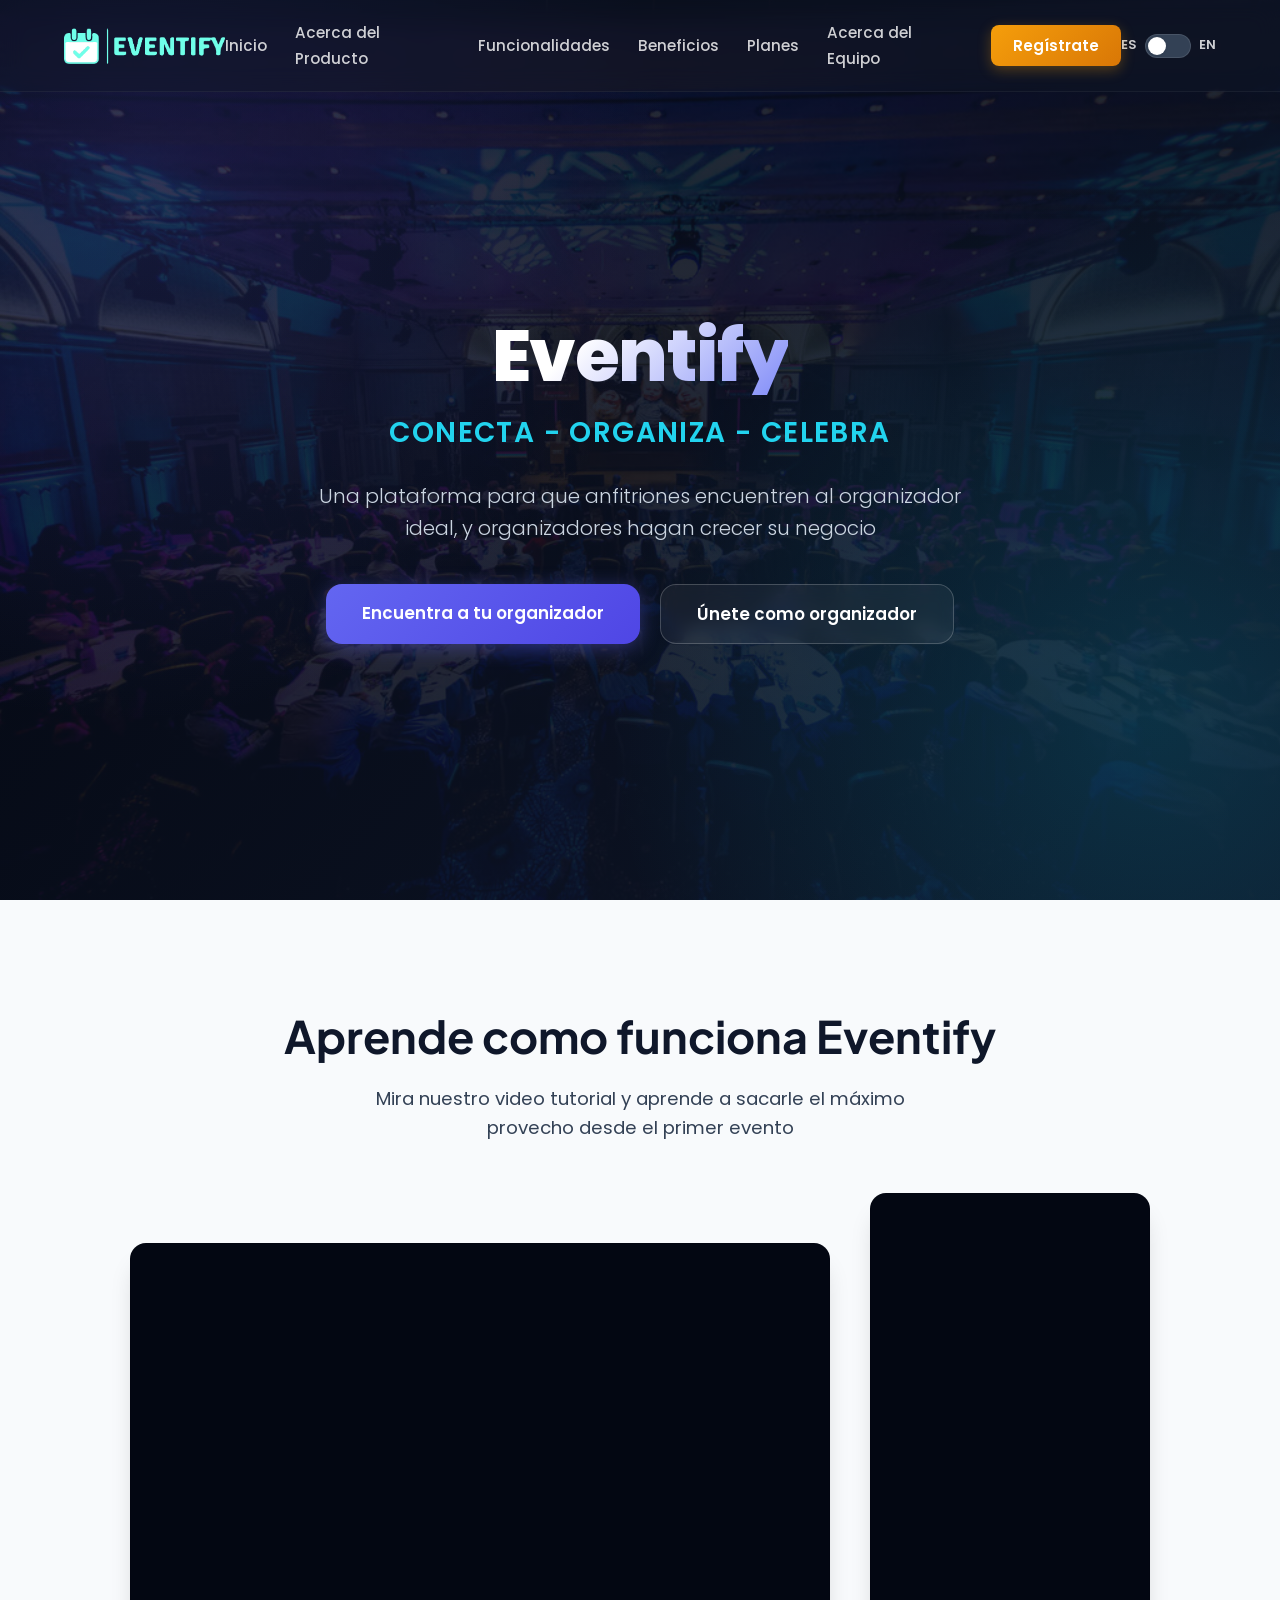
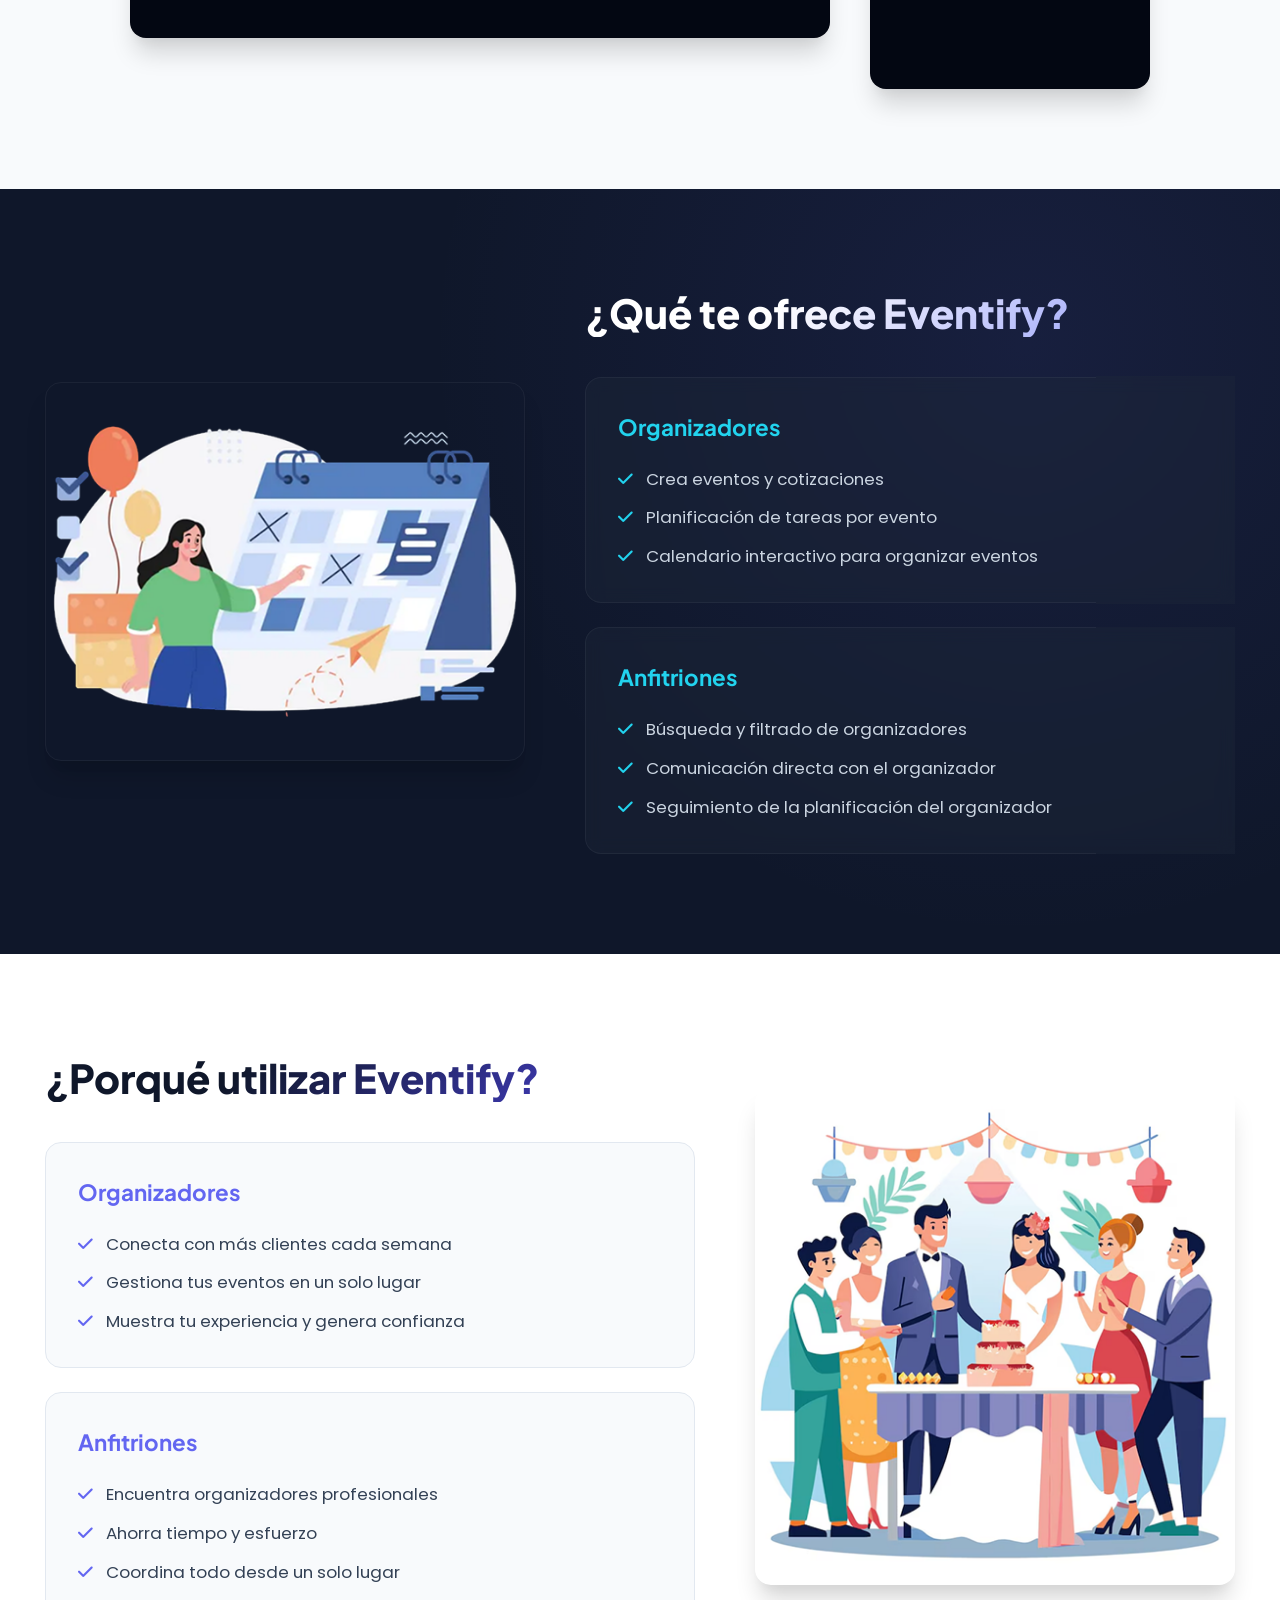
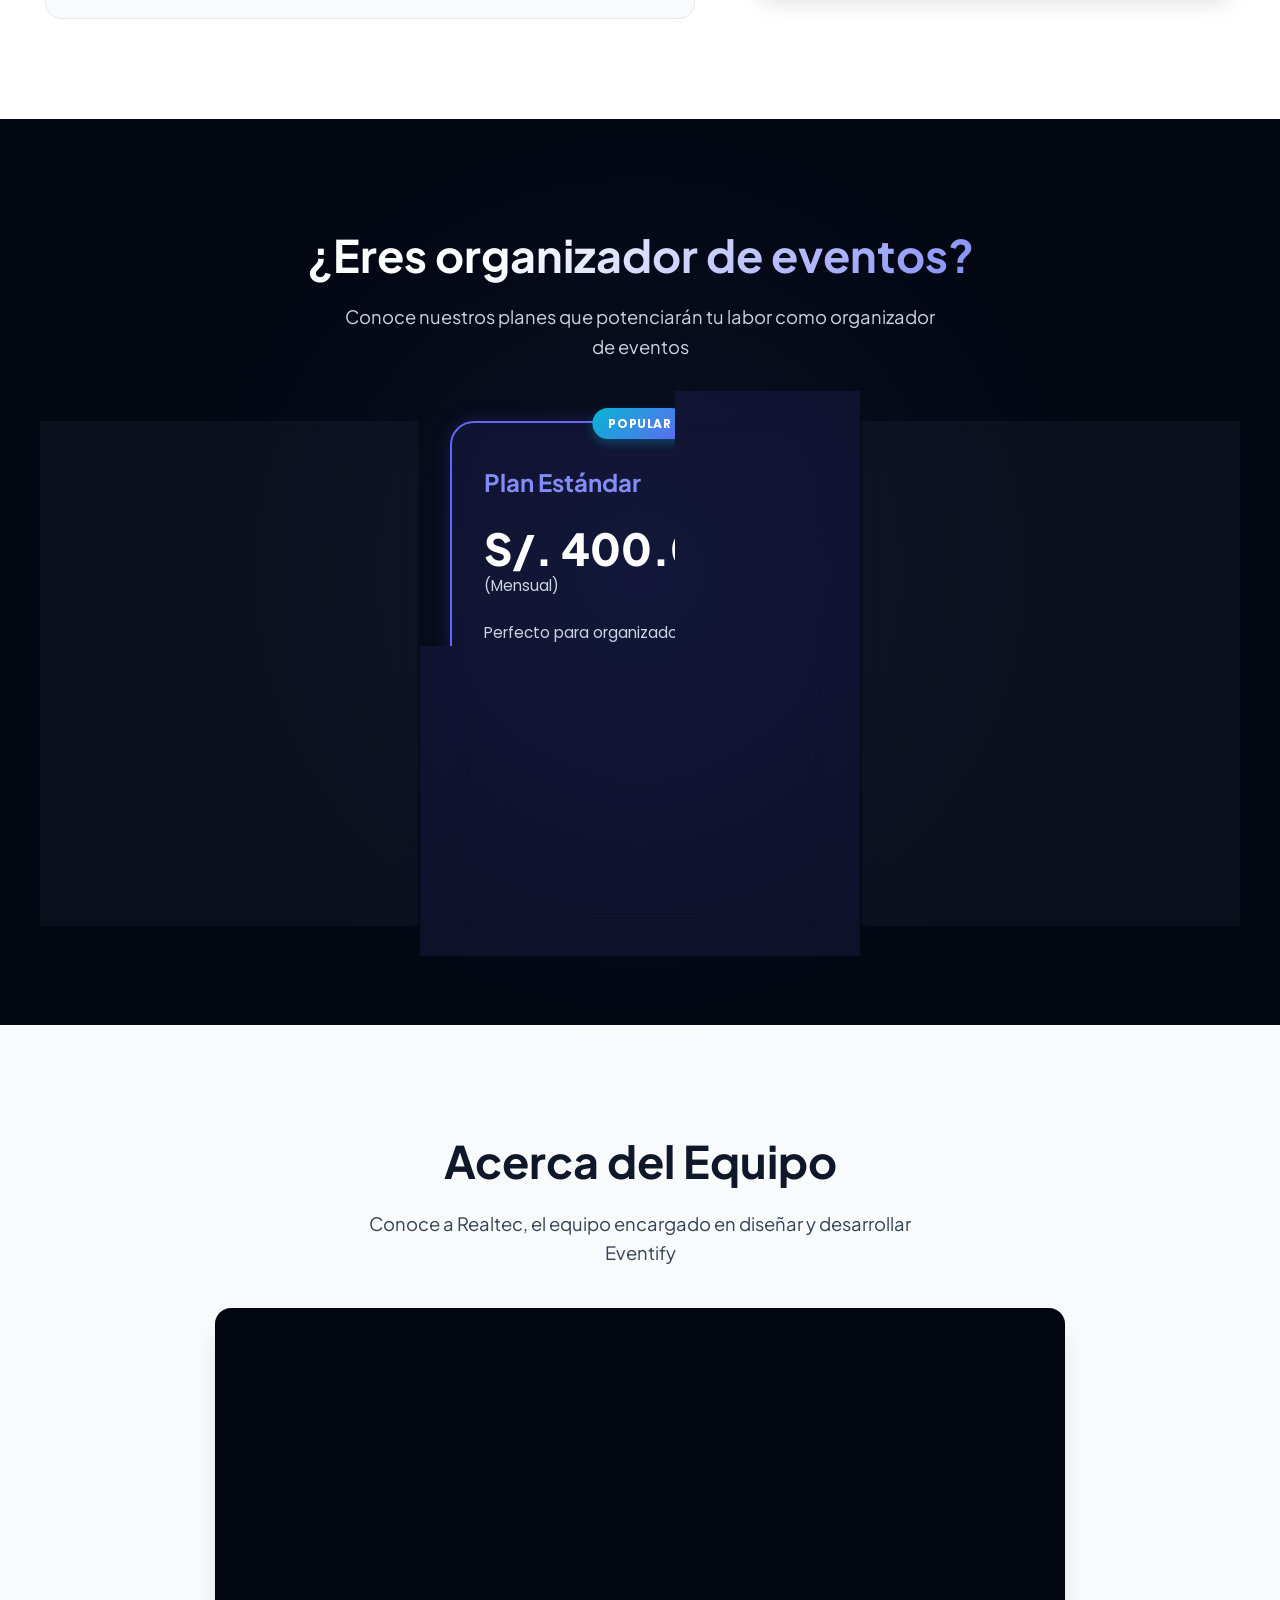
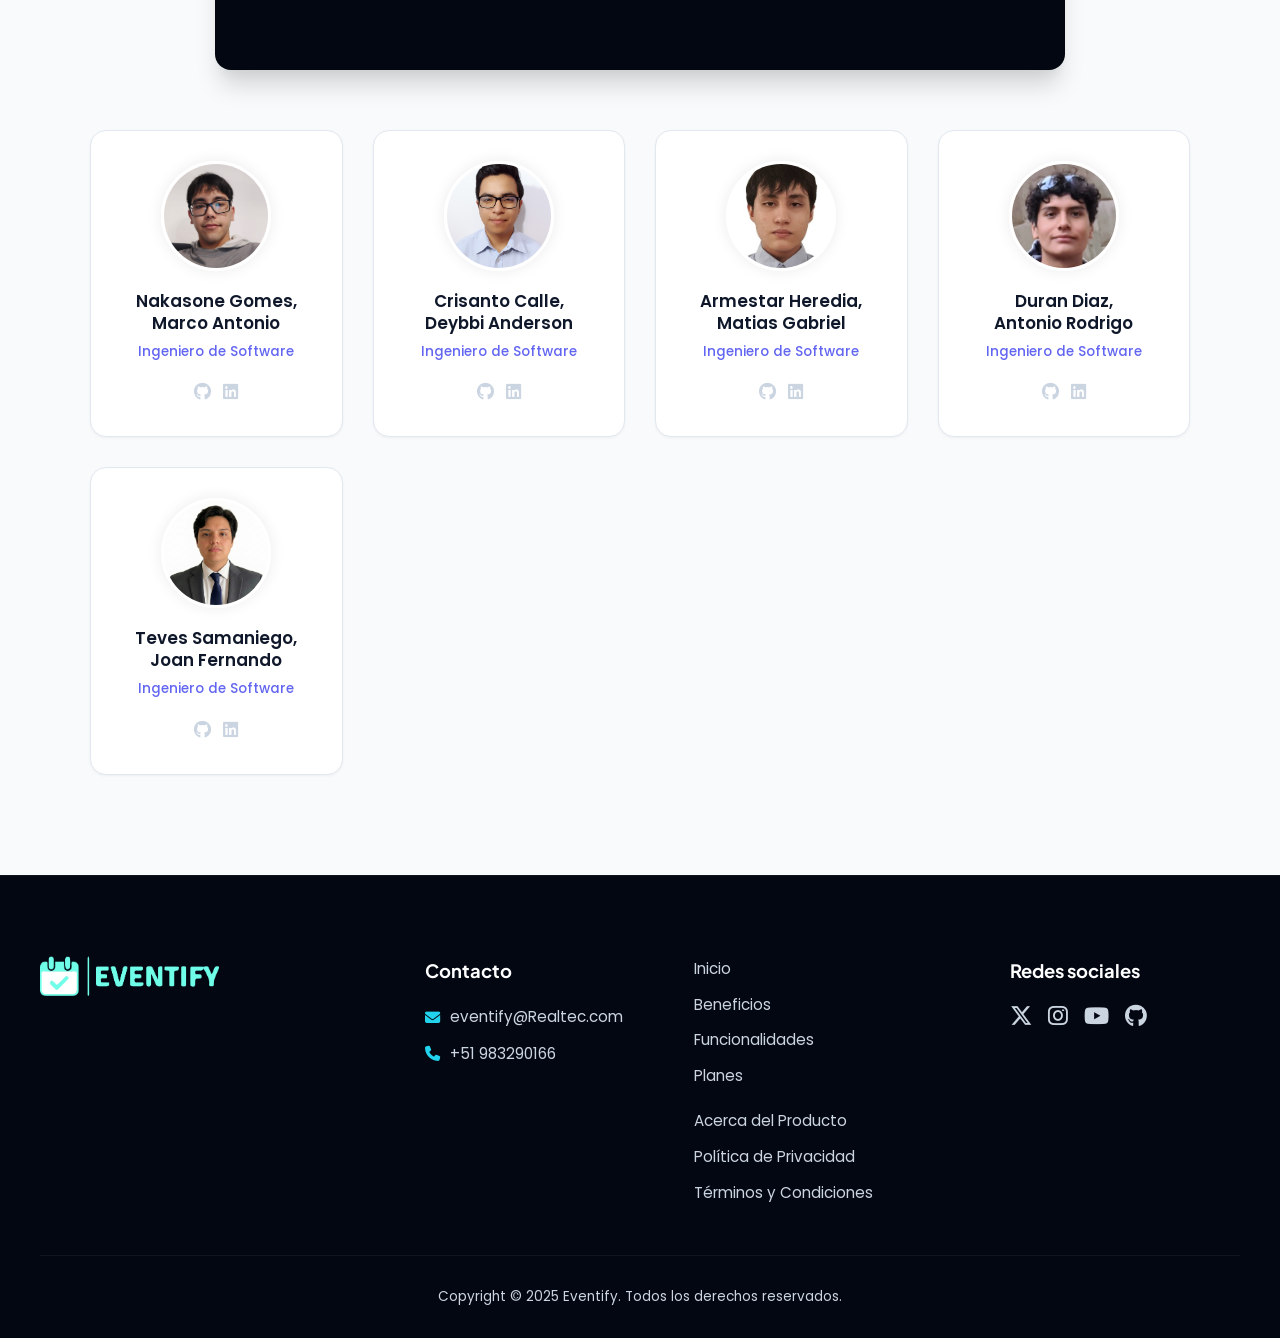
<file: index.html>
<!DOCTYPE html>
<html lang="en">

<head>
    <meta charset="UTF-8">
    <meta name="viewport" content="width=device-width, initial-scale=1.0">
    <meta name="description"
        content="Eventify es la plataforma donde anfitriones encuentran al organizador ideal y organizadores hacen crecer su negocio. Conecta, organiza y celebra con confianza.">
    <meta name="keywords"
        content="eventos, organización, anfitriones, organizadores, bodas, celebraciones, gestión de eventos, planificación de eventos">
    <meta name="author" content="Realtec">
    <link rel="icon" href="./assets/eventify-icon.png" type="image/png">
    <title>Eventify - Landing page</title>
    <link rel="stylesheet" href="./styles.css">
    <script defer src="./script.js"></script>

    <link rel="stylesheet" href="https://cdnjs.cloudflare.com/ajax/libs/font-awesome/6.5.0/css/all.min.css">
</head>

<body>
    <!-- Header -->
    <header>
        <nav>
            <div class="logo"><a href="#hero"><img src="./assets/eventify-logo.png" alt="eventify-logo"></a></div>

            <button class="menu-toggle" aria-label="Toggle Menu">
                <i class="fa-solid fa-bars"></i>
            </button>

            <ul>
                <li><a href="#hero" data-i18n="header.home"></a></li>
                <li><a href="#about-the-product" data-i18n="header.about.the.product"></a></li>
                <li><a href="#functionalities" data-i18n="header.functionalities"></a></li>
                <li><a href="#benefits" data-i18n="header.benefits"></a></li>
                <li><a href="#plans" data-i18n="header.plans"></a></li>
                <li><a href="#about-the-team" data-i18n="header.about.the.team"></a></li>
                <li><a class="btn-recurrent" href="https://eventify-webapp-frontend.web.app" target="_blank"  data-i18n="header.register"></a></li>
            </ul>

            <div class="language-switch">
                <span>ES</span>
                <label class="switch">
                    <input type="checkbox" id="language-toggle">
                    <span class="slider"></span>
                </label>
                <span>EN</span>
            </div>
        </nav>
    </header>

    <!-- Hero -->

    <section class="hero" id="hero">
        <div class="hero-info">
            <p class="title">Eventify</p>
            <span class="slogan" data-i18n="hero.slogan"></span>
            <p class="description" data-i18n="hero.description"></p>
            <div class="call-to-action">
                <a class="btn-action" href="https://eventify-webapp-frontend.web.app" target="_blank"
                    data-i18n="hero.find.your.organizer"></a>
                <a class="btn-action" href="https://eventify-webapp-frontend.web.app" target="_blank"
                    data-i18n="hero.join.as.organizer"></a>
            </div>
        </div>
    </section>

    <!-- About the product -->
    <section class="about-the-product" id="about-the-product">
        <h2 data-i18n="about.the.product.slogan"></h2>
        <p class="section-desc" data-i18n="about.the.product.description"></p>
        <div class="videos-container">
            <div class="video-card desktop-video">
                <iframe src="https://www.youtube.com/embed/rdZ3_zhgae4?si=OZFO0Z5IkvrqJgH1" title="YouTube video player" 
                frameborder="0" allow="accelerometer; autoplay; clipboard-write; encrypted-media; gyroscope; picture-in-picture; web-share" 
                referrerpolicy="strict-origin-when-cross-origin" allowfullscreen></iframe>
            </div>
            <!-- Version mobile-->
            <div class="video-card mobile-video">
                <iframe src="https://www.youtube.com/embed/LRoAvvEL2ko" title="Eventify video app movil promocional (project)" frameborder="0" allow="accelerometer; autoplay; clipboard-write; encrypted-media; gyroscope; picture-in-picture; web-share" referrerpolicy="strict-origin-when-cross-origin" allowfullscreen></iframe>
            </div>
        </div>
    </section>

    <!-- Functionalities -->
    <section class="functionalities" id="functionalities">
        <img src="./assets/functionalities-section-image.png" alt="functionalities-img" loading="lazy">
        <div class="function-content">
            <h2 data-i18n="functionalities.slogan"></h2>
            <div class="function-info">
                <div class="function-card">
                    <h3 data-i18n="functionalities.organizers"></h3>
                    <ul>
                        <li data-i18n="functionalities.organizers.phrase.1"></li>
                        <li data-i18n="functionalities.organizers.phrase.2"></li>
                        <li data-i18n="functionalities.organizers.phrase.3"></li>
                    </ul>
                </div>
                <div class="function-card">
                    <h3 data-i18n="functionalities.hosts"></h3>
                    <ul>
                        <li data-i18n="functionalities.hosts.phrase.1"></li>
                        <li data-i18n="functionalities.hosts.phrase.2"></li>
                        <li data-i18n="functionalities.hosts.phrase.3"></li>
                    </ul>
                </div>
            </div>
        </div>
    </section>

    <!--Benefits -->
    <section class="benefits" id="benefits">
        <div class="benefits-content">
            <h2 data-i18n="benefits.slogan"></h2>

            <div class="benefits-info">
                <div class="benefits-card">
                    <h3 data-i18n="benefits.organizers"></h3>
                    <ul>
                        <li data-i18n="benefits.organizers.phrase.1"></li>
                        <li data-i18n="benefits.organizers.phrase.2"></li>
                        <li data-i18n="benefits.organizers.phrase.3"></li>
                    </ul>
                </div>
                <div class="benefits-card">
                    <h3 data-i18n="benefits.hosts"></h3>
                    <ul>
                        <li data-i18n="benefits.hosts.phrase.1"></li>
                        <li data-i18n="benefits.hosts.phrase.2"></li>
                        <li data-i18n="benefits.hosts.phrase.3"></li>
                    </ul>
                </div>
            </div>
        </div>
        <img src="./assets/benefits-section-image.png" alt="benefits-img" loading="lazy">

    </section>

    <!-- Plans -->
    <section class="plans" id="plans">
        <h2 data-i18n="plans.title"></h2>
        <h4 data-i18n="plans.description"></h4>
        <div class="plan-content">
            <div class="plan-card">
                <h3 data-i18n="plans.option.1.title"></h3>
                <span class="plan-price">S/. 300.00</span>
                <p class="plan-time" data-i18n="plans.option.frecuency"></p>
                <p class="plan-desc" data-i18n="plans.option.1.description"></p>
                <ul class="plan-detail">
                    <li data-i18n="plans.option.1.detail"></li>
                </ul>
                <a class="plan-card-btn" href="https://eventify-webapp-frontend.web.app" target="_blank"
                    data-i18n="plans.option.button"></a>
            </div>
            <div class="plan-card popular">
                <div class="popular-badge" data-i18n="plans.popular"></div>
                <h3 data-i18n="plans.option.2.title"></h3>
                <span class="plan-price">S/. 400.00</span>
                <p class="plan-time" data-i18n="plans.option.frecuency"></p>
                <p class="plan-desc" data-i18n="plans.option.2.description"></p>
                <ul class="plan-detail">
                    <li data-i18n="plans.option.2.detail"></li>
                </ul>
                <a class="plan-card-btn" href="https://eventify-webapp-frontend.web.app" target="_blank"
                    data-i18n="plans.option.button"></a>
            </div>
            <div class="plan-card">
                <h3 data-i18n="plans.option.3.title"></h3>
                <span class="plan-price">S/. 500.00</span>
                <p class="plan-time" data-i18n="plans.option.frecuency"></p>
                <p class="plan-desc" data-i18n="plans.option.3.description"></p>
                <ul class="plan-detail">
                    <li data-i18n="plans.option.3.detail"></li>
                </ul>
                <a class="plan-card-btn" href="https://eventify-webapp-frontend.web.app" target="_blank"
                    data-i18n="plans.option.button"></a>
            </div>
        </div>
    </section>

    <!-- About the Team -->
    <section class="about-the-team" id="about-the-team">
        <h2 data-i18n="header.about.the.team"></h2>
        <h4 data-i18n="about.the.team.slogan"></h4>
        <div class="video-about-the-team">
            <iframe width="640" height="360" src="https://www.youtube.com/embed/GXeCTr87mrI"
                    title="Video About the team - Realtec"
                    frameborder="0"
                    allow="accelerometer; autoplay; clipboard-write; encrypted-media; gyroscope; picture-in-picture; web-share"
                    referrerpolicy="strict-origin-when-cross-origin"
                    allowfullscreen></iframe>
        </div>
        <div class="profile-list">
            <div class="profile-item">
                <img src="./assets/profile-nakasone-marco.jpeg" alt="profile2" loading="lazy">
                <p class="profile-name">Nakasone Gomes, <br> Marco Antonio</p>
                <p class="profile-role" data-i18n="team.profile.profession"></p>
                <div class="profile-socials">
                    <a href="https://github.com" target="_blank" aria-label="GitHub"><i class="fa-brands fa-github"></i></a>
                    <a href="https://linkedin.com" target="_blank" aria-label="LinkedIn"><i class="fa-brands fa-linkedin"></i></a>
                </div>
            </div>
            <div class="profile-item">
                <img src="./assets/profile-crisanto-deybbi.jpg" alt="profile3" loading="lazy">
                <p class="profile-name">Crisanto Calle, <br> Deybbi Anderson</p>
                <p class="profile-role" data-i18n="team.profile.profession"></p>
                <div class="profile-socials">
                    <a href="https://github.com" target="_blank" aria-label="GitHub"><i class="fa-brands fa-github"></i></a>
                    <a href="https://linkedin.com" target="_blank" aria-label="LinkedIn"><i class="fa-brands fa-linkedin"></i></a>
                </div>
            </div>
            <div class="profile-item">
                <img src="./assets/profile-armestar-matias.jpeg" alt="profile4" loading="lazy">
                <p class="profile-name">Armestar Heredia, <br> Matias Gabriel</p>
                <p class="profile-role" data-i18n="team.profile.profession"></p>
                <div class="profile-socials">
                    <a href="https://github.com" target="_blank" aria-label="GitHub"><i class="fa-brands fa-github"></i></a>
                    <a href="https://linkedin.com" target="_blank" aria-label="LinkedIn"><i class="fa-brands fa-linkedin"></i></a>
                </div>
            </div>
            <div class="profile-item">
                <img src="./assets/profile-duran-antonio.png" alt="profile5" loading="lazy">
                <p class="profile-name">Duran Diaz, <br> Antonio Rodrigo</p>
                <p class="profile-role" data-i18n="team.profile.profession"></p>
                <div class="profile-socials">
                    <a href="https://github.com" target="_blank" aria-label="GitHub"><i class="fa-brands fa-github"></i></a>
                    <a href="https://linkedin.com" target="_blank" aria-label="LinkedIn"><i class="fa-brands fa-linkedin"></i></a>
                </div>
            </div>
            <div class="profile-item">
                <img src="./assets/profile-teves-joan.jpeg" alt="profile5" loading="lazy">
                <p class="profile-name">Teves Samaniego, <br> Joan Fernando</p>
                <p class="profile-role" data-i18n="team.profile.profession"></p>
                <div class="profile-socials">
                    <a href="https://github.com" target="_blank" aria-label="GitHub"><i class="fa-brands fa-github"></i></a>
                    <a href="https://linkedin.com" target="_blank" aria-label="LinkedIn"><i class="fa-brands fa-linkedin"></i></a>
                </div>
            </div>
        </div>
    </section>

    <!-- Footer -->
    <footer>
        <div class="footer-content">
            <img class="logo" src="./assets/eventify-logo.png" alt="eventify-logo">
            <div class="footer-contact">
                <span data-i18n="footer.contact"></span>
                <p><i class="fa-solid fa-envelope"></i> eventify@Realtec.com</p>
                <p><i class="fa-solid fa-phone"></i> +51 983290166</p>
            </div>
            <div class="footer-navbar">
                <ul>
                    <li><a href="#hero" data-i18n="header.home"></a></li>
                    <li><a href="#benefits" data-i18n="header.benefits"></a></li>
                    <li><a href="#functionalities" data-i18n="header.functionalities"></a></li>
                    <li><a href="#plans" data-i18n="header.plans"></a></li>
                    <li><a href="#about-the-team" data-i18n="header.our.team"></a></li>
                    <li><a href="#about-the-product" data-i18n="header.about.the.product"></a></li>
                    <li><a href="./privacidad.html" data-i18n="footer.privacy"></a></li>
                    <li><a href="./terminoscondiciones.html" data-i18n="footer.terms"></a></li>
                </ul>
            </div>
            <div class="footer-social-networks">
                <p data-i18n="footer.social.networks"></p>
                <div class="network-icons">
                    <i class="fa-brands fa-x-twitter fa-2x"></i>
                    <i class="fa-brands fa-instagram fa-2x"></i>
                    <i class="fa-brands fa-youtube fa-2x"></i>
                    <i class="fa-brands fa-github fa-2x"></i>
                </div>

            </div>
        </div>
        <p class="copyright" data-i18n="footer.copyright">Copyright © 2025 Eventify. All rights reserved.</p>
    </footer>

</body>

</html>
</file>
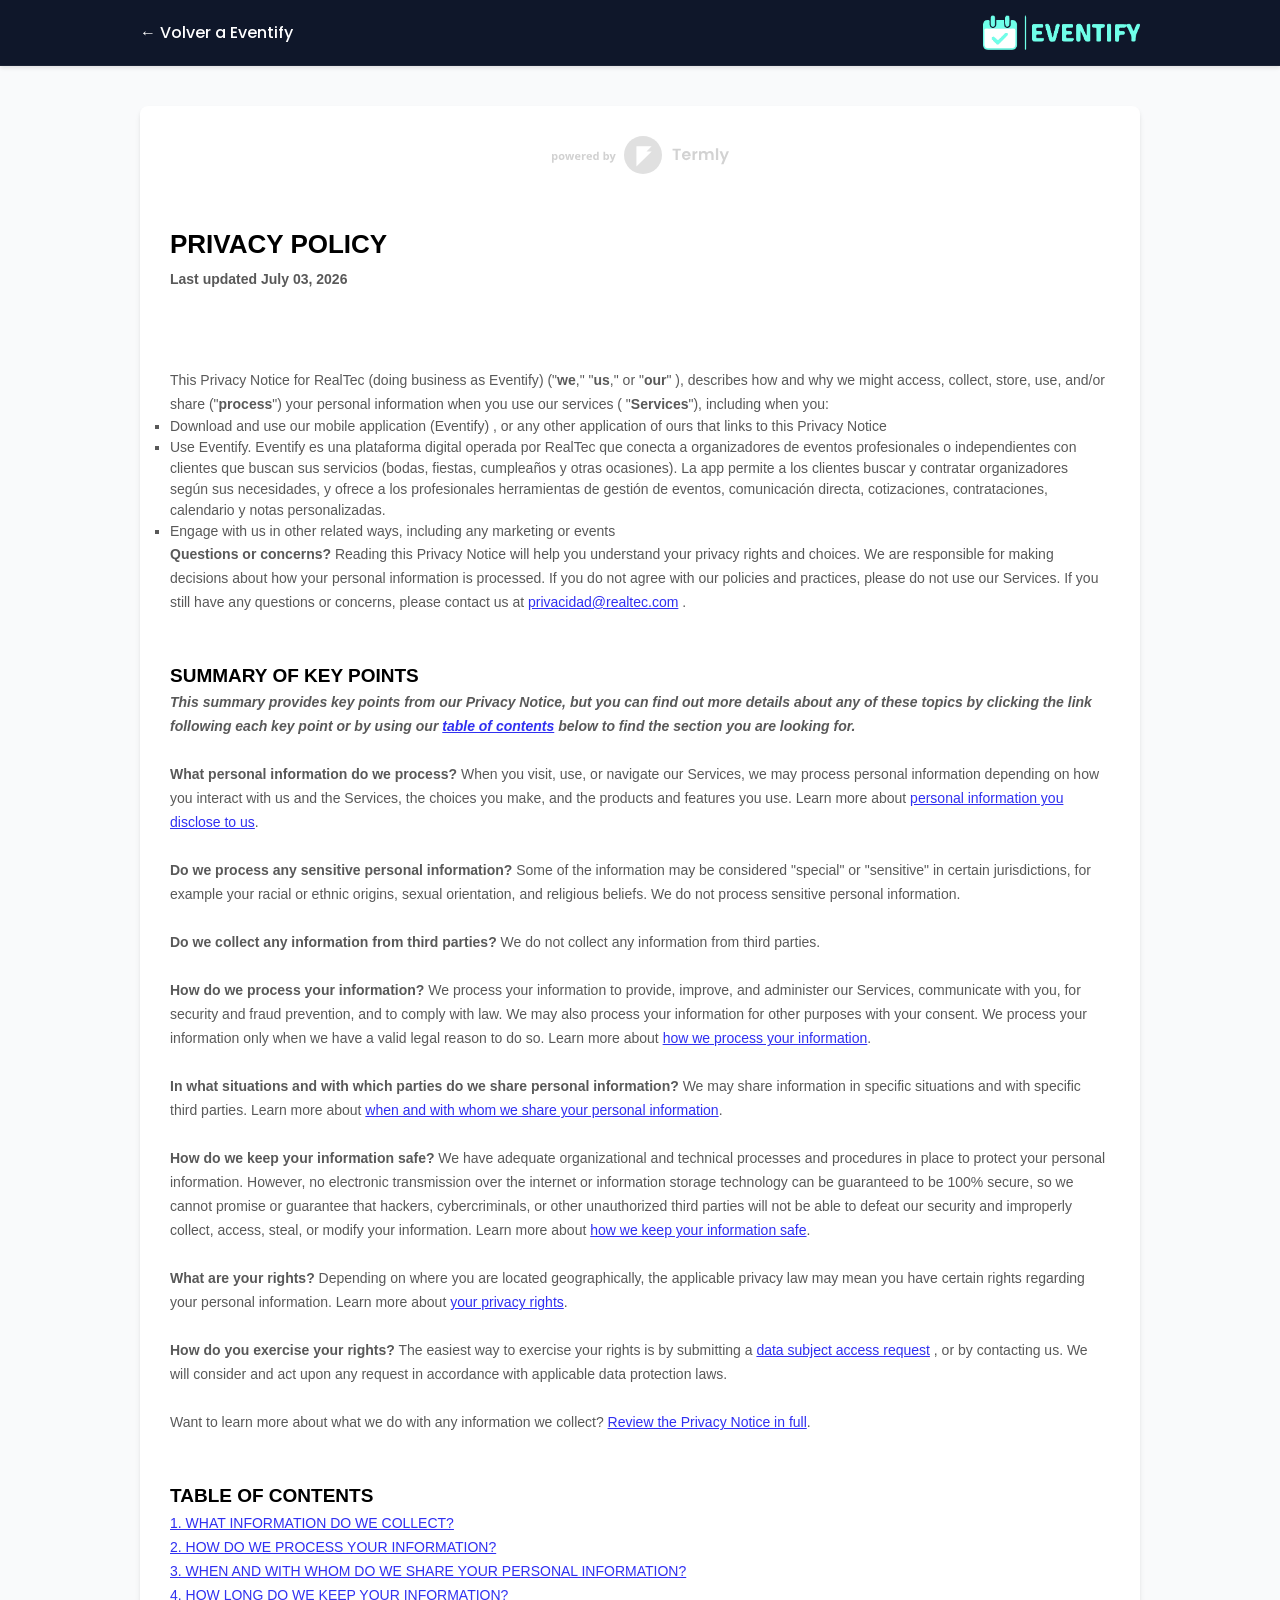
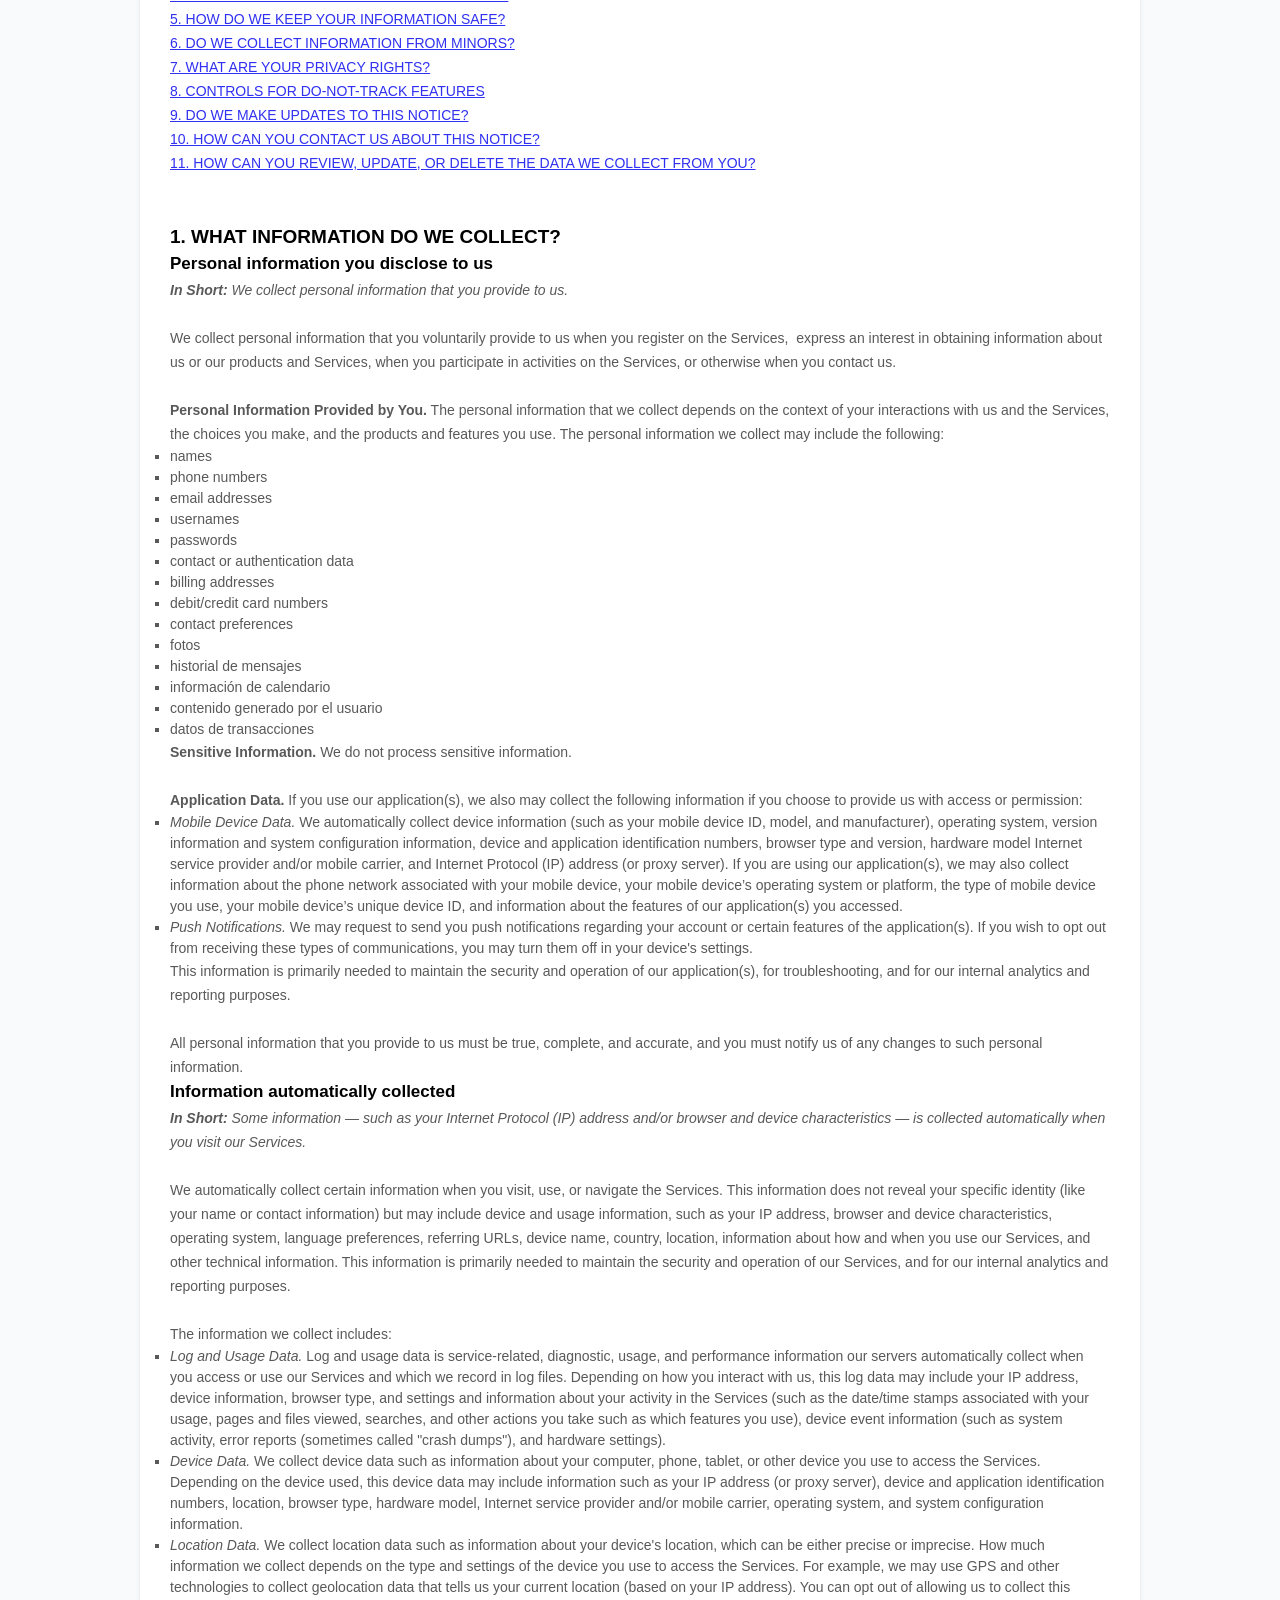
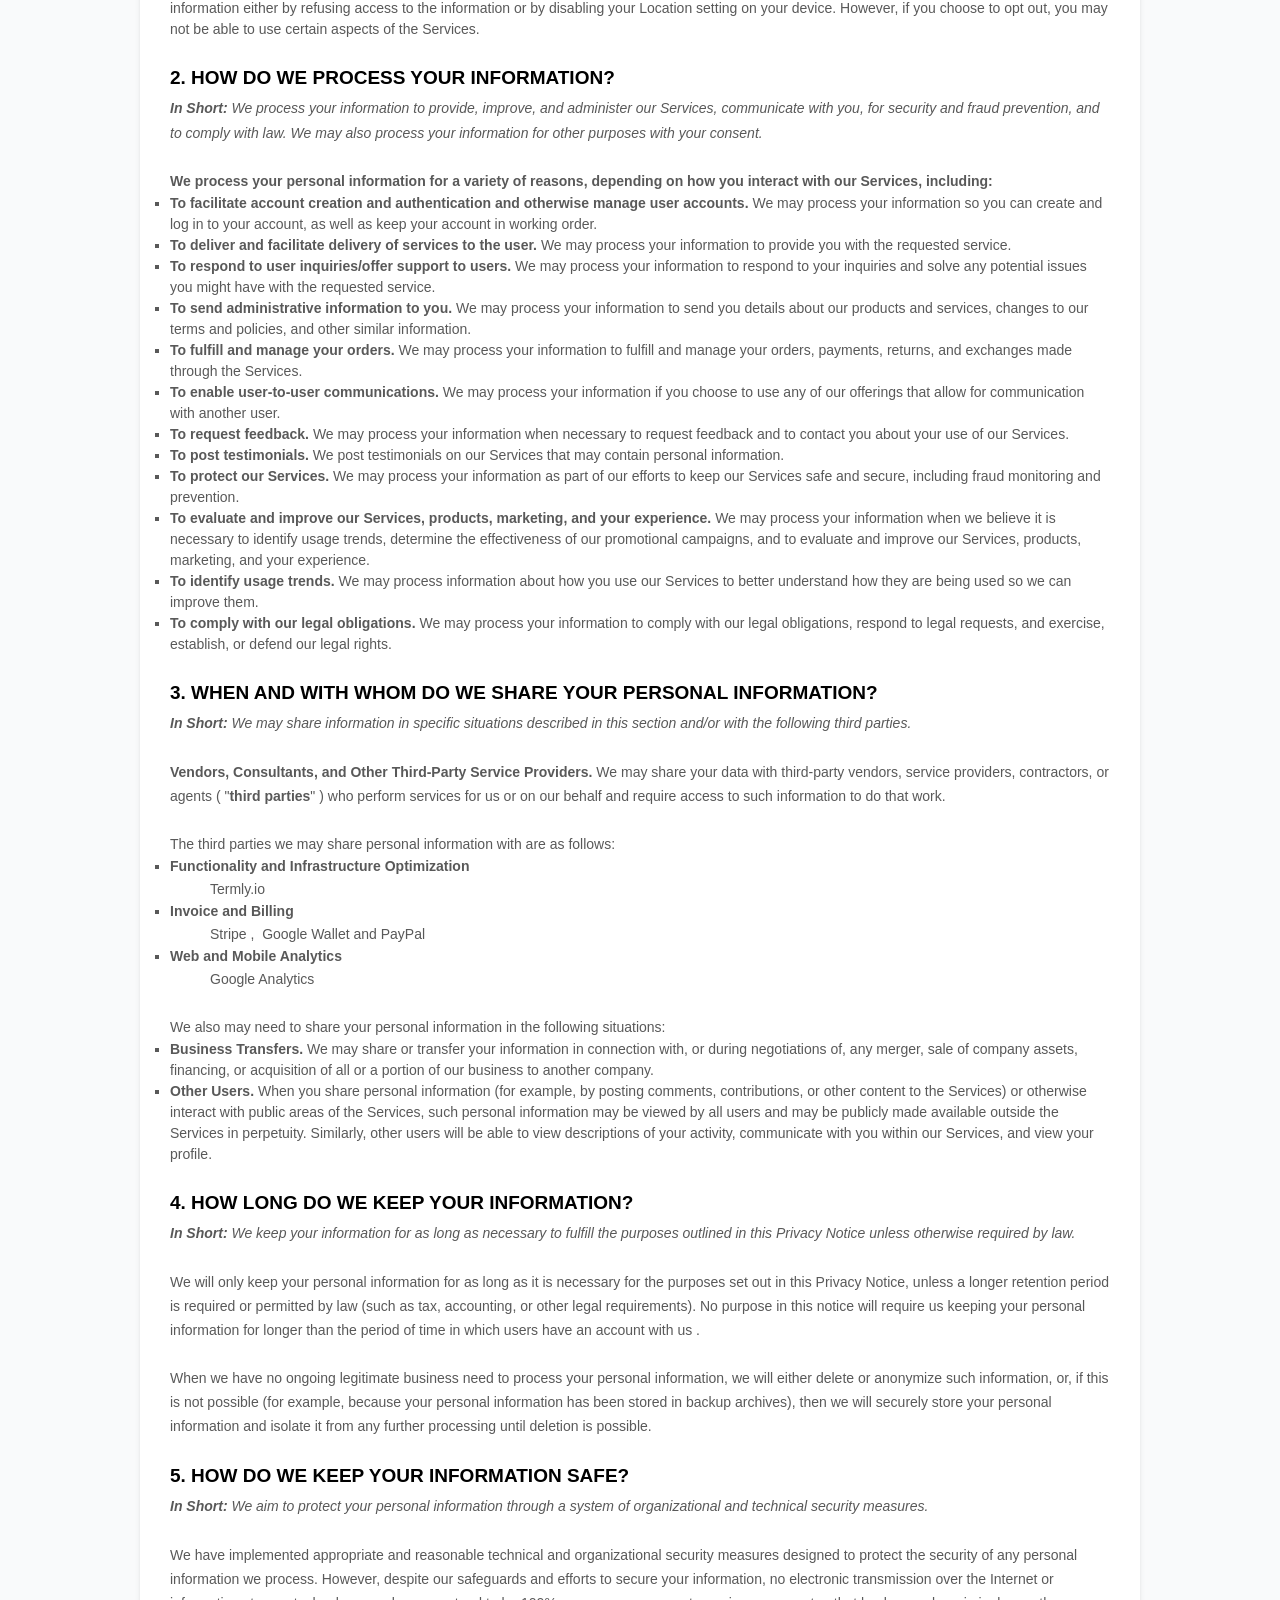
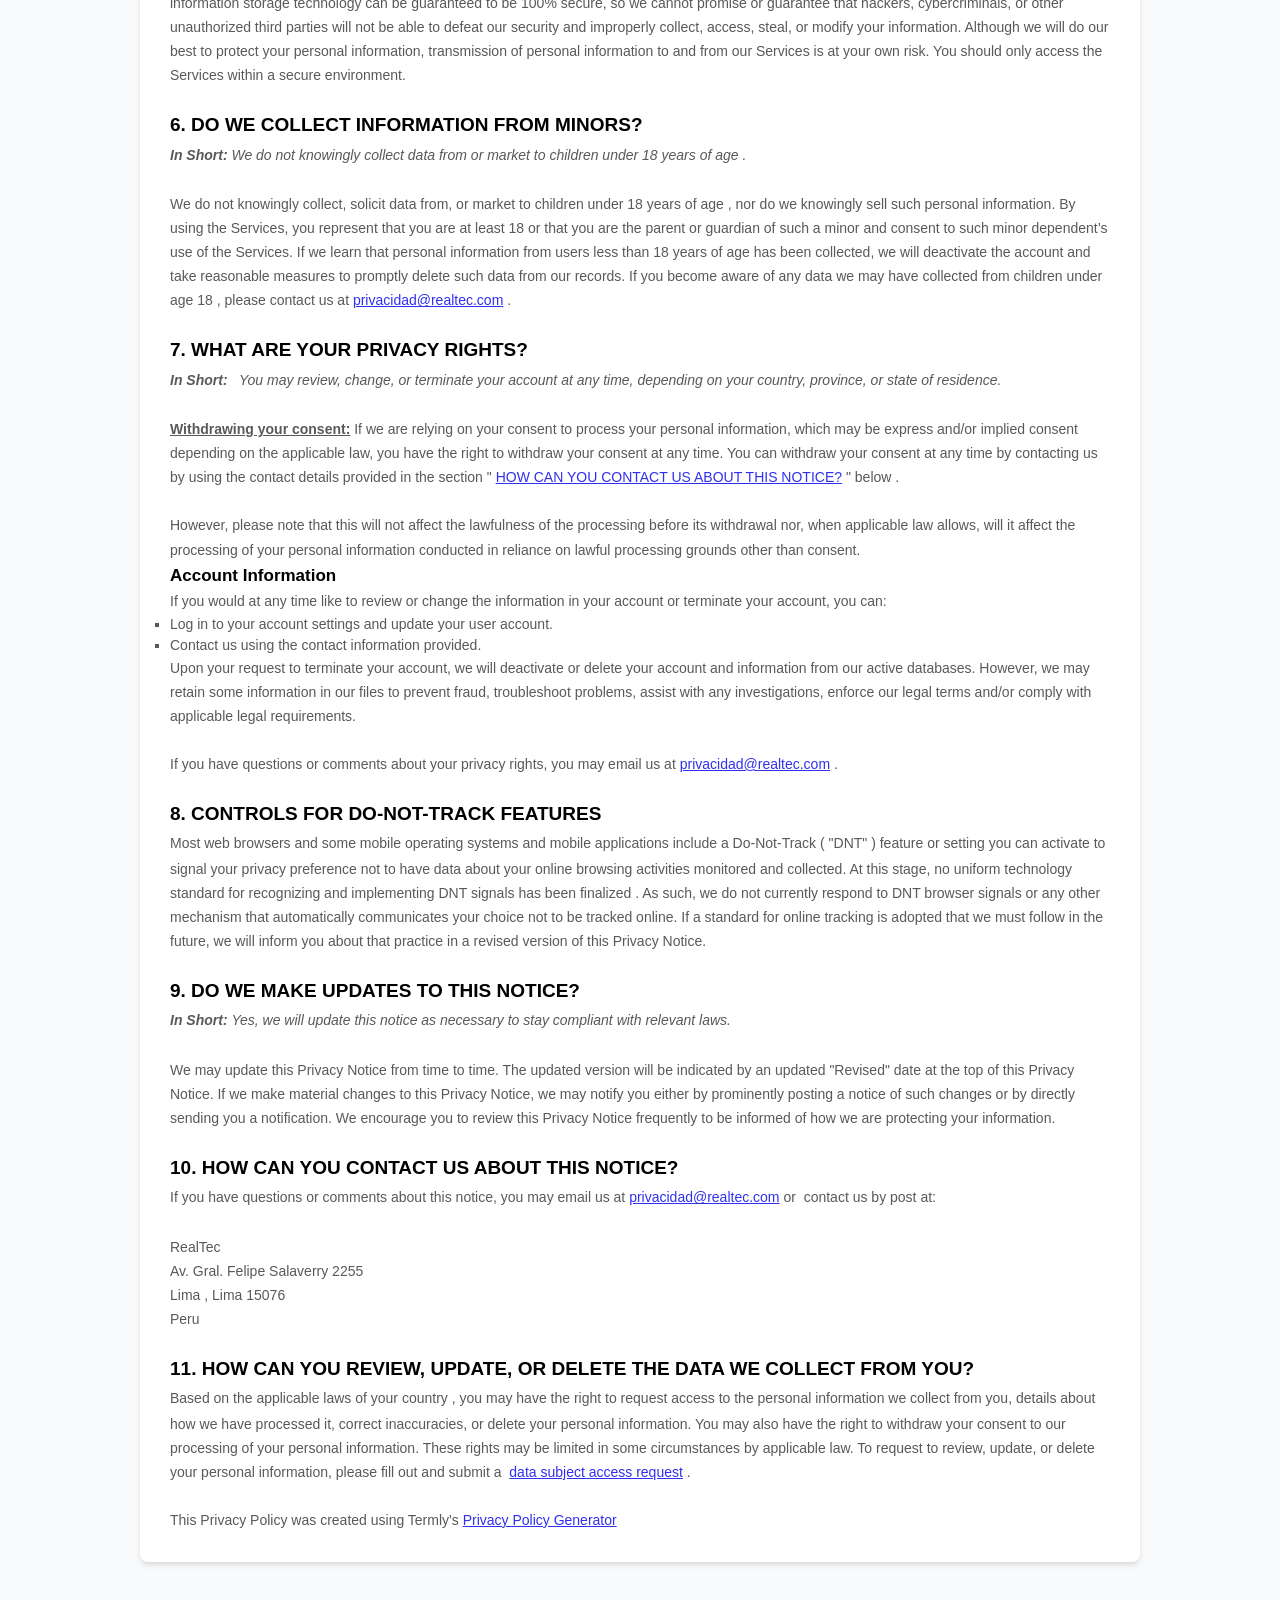
<file: privacidad.html>
<!DOCTYPE html>
<html lang="es">
<head>
    <meta charset="UTF-8">
    <meta name="viewport" content="width=device-width, initial-scale=1.0">
    <title>Política de Privacidad - Eventify</title>
    <link rel="icon" href="./assets/eventify-icon.png" type="image/png">
    <link rel="stylesheet" href="https://fonts.googleapis.com/css2?family=Poppins:wght@300;400;500;600;700&display=swap">
    <style>
        * {
            box-sizing: border-box;
            margin: 0;
            padding: 0;
        }
        body {
            font-family: 'Poppins', sans-serif;
            background-color: #f9fafb;
            color: #374151;
            line-height: 1.6;
        }
        header {
            background-color: #0f172a;
            padding: 15px 20px;
            box-shadow: 0 2px 4px rgba(0, 0, 0, 0.1);
            border-bottom: 1px solid rgba(255, 255, 255, 0.05);
        }
        .header-content {
            max-width: 1000px;
            margin: 0 auto;
            display: flex;
            align-items: center;
            justify-content: space-between;
        }
        .back-link {
            color: white;
            text-decoration: none;
            font-weight: 500;
            display: flex;
            align-items: center;
            gap: 5px;
            transition: color 0.2s ease;
        }
        .back-link:hover {
            color: #22d3ee;
        }
        .header-logo {
            height: 35px;
        }
        .privacy-wrapper {
            max-width: 1000px;
            margin: 40px auto;
            padding: 30px;
            background-color: white;
            border-radius: 8px;
            box-shadow: 0 4px 6px -1px rgba(0, 0, 0, 0.1), 0 2px 4px -1px rgba(0, 0, 0, 0.06);
            overflow-wrap: break-word;
            word-wrap: break-word;
        }
        @media (max-width: 768px) {
            .privacy-wrapper {
                margin: 20px 10px;
                padding: 15px;
            }
        }
    </style>
</head>
<body>

    <header>
        <div class="header-content">
            <a href="index.html" class="back-link">
                ← Volver a Eventify
            </a>
            <img src="./assets/eventify-logo.png" alt="Eventify Logo" class="header-logo">
        </div>
    </header>

    <div class="privacy-wrapper">
        <style>
    [data-custom-class='body'],
    [data-custom-class='body'] * {
        background: transparent !important;
    }

    [data-custom-class='title'],
    [data-custom-class='title'] * {
        font-family: Arial !important;
        font-size: 26px !important;
        color: #000000 !important;
    }

    [data-custom-class='subtitle'],
    [data-custom-class='subtitle'] * {
        font-family: Arial !important;
        color: #595959 !important;
        font-size: 14px !important;
    }

    [data-custom-class='heading_1'],
    [data-custom-class='heading_1'] * {
        font-family: Arial !important;
        font-size: 19px !important;
        color: #000000 !important;
    }

    [data-custom-class='heading_2'],
    [data-custom-class='heading_2'] * {
        font-family: Arial !important;
        font-size: 17px !important;
        color: #000000 !important;
    }

    [data-custom-class='body_text'],
    [data-custom-class='body_text'] * {
        color: #595959 !important;
        font-size: 14px !important;
        font-family: Arial !important;
    }

    [data-custom-class='link'],
    [data-custom-class='link'] * {
        color: #3030F1 !important;
        font-size: 14px !important;
        font-family: Arial !important;
        word-break: break-word !important;
    }
</style>
<span
    style="display: block;margin: 0 auto 3.125rem;width: 11.125rem;height: 2.375rem;background: url([data-uri]) center no-repeat;"></span>

<div data-custom-class="body">
    <div><strong><span style="font-size: 26px;"><span data-custom-class="title">
                    <bdt class="block-component"></bdt>
                    <bdt class="question">
                        <h1>PRIVACY POLICY</h1>
                    </bdt>
                    <bdt class="statement-end-if-in-editor"></bdt>
                </span></span></strong></div>
    <div><span style="color: rgb(127, 127, 127);"><strong><span style="font-size: 15px;"><span
                        data-custom-class="subtitle">Last updated <bdt class="question">July 03, 2026</bdt>
                        </span></span></strong></span></div>
    <div><br></div>
    <div><br></div>
    <div><br></div>
    <div style="line-height: 1.5;"><span style="color: rgb(127, 127, 127);"><span
                style="color: rgb(89, 89, 89); font-size: 15px;"><span data-custom-class="body_text">This Privacy Notice
                    for <bdt class="question noTranslate">RealTec</bdt>
                    <bdt class="block-component"> (doing business as <bdt class="question noTranslate">Eventify</bdt>)
                        <bdt class="statement-end-if-in-editor"></bdt>
                    </bdt> (<bdt class="block-component"></bdt>"<strong>we</strong>," "<strong>us</strong>," or
                    "<strong>our</strong>"<bdt class="statement-end-if-in-editor"></bdt>
                </span><span data-custom-class="body_text">), describes how and why we might access, collect, store,
                    use, and/or share (<bdt class="block-component"></bdt>"<strong>process</strong>"<bdt
                        class="statement-end-if-in-editor"></bdt>) your personal information when you use our services (
                    <bdt class="block-component"></bdt>"<strong>Services</strong>"<bdt
                        class="statement-end-if-in-editor"></bdt>), including when you:</span></span></span><span
            style="font-size: 15px;"><span style="color: rgb(127, 127, 127);"><span data-custom-class="body_text"><span
                        style="color: rgb(89, 89, 89);"><span data-custom-class="body_text">
                            <bdt class="block-component"></bdt>
                        </span></span></span></span></span></span></span></span></li>
        </ul>
        <div>
            <bdt class="block-component"><span style="font-size: 15px;"><span style="font-size: 15px;"><span
                            style="color: rgb(127, 127, 127);"><span data-custom-class="body_text"><span
                                    style="color: rgb(89, 89, 89);"><span data-custom-class="body_text">
                                        <bdt class="block-component"></bdt>
                                    </span></span></span></span></span></span></bdt>
        </div>
        <ul>
            <li data-custom-class="body_text" style="line-height: 1.5;"><span
                    style="font-size: 15px; color: rgb(89, 89, 89);"><span
                        style="font-size: 15px; color: rgb(89, 89, 89);"><span data-custom-class="body_text">Download
                            and use<bdt class="block-component"></bdt> our mobile application<bdt
                                class="block-component"></bdt> (<bdt class="question noTranslate">Eventify)<span
                                    style="font-size: 15px; color: rgb(89, 89, 89);"><span
                                        style="font-size: 15px; color: rgb(89, 89, 89);"><span
                                            data-custom-class="body_text"><span style="font-size: 15px;"><span
                                                    style="color: rgb(89, 89, 89);"><span
                                                        data-custom-class="body_text"><span
                                                            style="font-size: 15px;"><span
                                                                style="color: rgb(89, 89, 89);">
                                                                <bdt class="statement-end-if-in-editor">,</bdt>
                                                            </span></span></span></span></span></span></span></span>
                            </bdt></span><span data-custom-class="body_text"><span style="font-size: 15px;"><span
                                    style="color: rgb(89, 89, 89);"><span data-custom-class="body_text"><span
                                            style="font-size: 15px;"><span style="color: rgb(89, 89, 89);">
                                                <bdt class="statement-end-if-in-editor">
                                                    <bdt class="block-component"> or any other application of ours that
                                                        links to this Privacy Notice</bdt>
                                                </bdt>
                                            </span></span></span></span></span></span></span></span></li>
        </ul>
        <div style="line-height: 1.5;">
            <bdt class="block-component"><span style="font-size: 15px;"></span></bdt>
        </div>
        <ul>
            <li data-custom-class="body_text" style="line-height: 1.5;"><span style="font-size: 15px;">Use <bdt
                        class="question noTranslate">Eventify</bdt>. <bdt class="question">Eventify es una plataforma
                        digital operada por RealTec que conecta a organizadores de eventos profesionales o
                        independientes con clientes que buscan sus servicios (bodas, fiestas, cumpleaños y otras
                        ocasiones). La app permite a los clientes buscar y contratar organizadores según sus
                        necesidades, y ofrece a los profesionales herramientas de gestión de eventos, comunicación
                        directa, cotizaciones, contrataciones, calendario y notas personalizadas.</bdt></span>
                <bdt class="statement-end-if-in-editor"><span style="font-size: 15px;"></span></bdt>
            </li>
        </ul>
        <div style="line-height: 1.5;"><span style="font-size: 15px;"><span style="color: rgb(127, 127, 127);"><span
                        data-custom-class="body_text"><span style="color: rgb(89, 89, 89);"><span
                                data-custom-class="body_text">
                                <bdt class="block-component"></bdt>
                            </span></span></span></span></span></div>
        <ul>
            <li data-custom-class="body_text" style="line-height: 1.5;"><span
                    style="font-size: 15px; color: rgb(89, 89, 89);"><span
                        style="font-size: 15px; color: rgb(89, 89, 89);"><span data-custom-class="body_text">Engage with
                            us in other related ways, including any marketing or events<span
                                style="font-size: 15px;"><span style="color: rgb(89, 89, 89);"><span
                                        data-custom-class="body_text"><span style="font-size: 15px;"><span
                                                style="color: rgb(89, 89, 89);">
                                                <bdt class="statement-end-if-in-editor"></bdt>
                                            </span></span></span></span></span></span></span></span></li>
        </ul>
        <div style="line-height: 1.5;"><span style="font-size: 15px;"><span style="color: rgb(127, 127, 127);"><span
                        data-custom-class="body_text"><strong>Questions or concerns? </strong>Reading this Privacy
                        Notice will help you understand your privacy rights and choices. We are responsible for making
                        decisions about how your personal information is processed. If you do not agree with our
                        policies and practices, please do not use our Services.<bdt class="block-component"></bdt> If
                        you still have any questions or concerns, please contact us at <bdt
                            class="question noTranslate"><a target="_blank" data-custom-class="link"
                                href="mailto:privacidad@realtec.com">privacidad@realtec.com</a></bdt>
                        .</span></span></span></div>
        <div style="line-height: 1.5;"><br></div>
        <div style="line-height: 1.5;"><br></div>
        <div style="line-height: 1.5;"><strong><span style="font-size: 15px;"><span data-custom-class="heading_1">
                        <h2>SUMMARY OF KEY POINTS</h2>
                    </span></span></strong></div>
        <div style="line-height: 1.5;"><span style="font-size: 15px;"><span
                    data-custom-class="body_text"><strong><em>This summary provides key points from our Privacy Notice,
                            but you can find out more details about any of these topics by clicking the link following
                            each key point or by using our </em></strong></span></span><a data-custom-class="link"
                href="#toc"><span style="color: rgb(0, 58, 250); font-size: 15px;"><span
                        data-custom-class="body_text"><strong><em>table of contents</em></strong></span></span></a><span
                style="font-size: 15px;"><span data-custom-class="body_text"><strong><em> below to find the section you
                            are looking for.</em></strong></span></span></div>
        <div style="line-height: 1.5;"><br></div>
        <div style="line-height: 1.5;"><span style="font-size: 15px;"><span data-custom-class="body_text"><strong>What
                        personal information do we process?</strong> When you visit, use, or navigate our Services, we
                    may process personal information depending on how you interact with us and the Services, the choices
                    you make, and the products and features you use. Learn more about </span></span><a
                data-custom-class="link" href="#personalinfo"><span
                    style="color: rgb(0, 58, 250); font-size: 15px;"><span data-custom-class="body_text">personal
                        information you disclose to us</span></span></a><span data-custom-class="body_text">.</span>
        </div>
        <div style="line-height: 1.5;"><br></div>
        <div style="line-height: 1.5;"><span style="font-size: 15px;"><span data-custom-class="body_text"><strong>Do we
                        process any sensitive personal information? </strong>Some of the information may be considered
                    <bdt class="block-component"></bdt>"special" or "sensitive"<bdt class="statement-end-if-in-editor">
                    </bdt> in certain jurisdictions, for example your racial or ethnic origins, sexual orientation, and
                    religious beliefs. <bdt class="block-component"></bdt>We do not process sensitive personal
                    information.<bdt class="else-block"></bdt></span></span></div>
        <div style="line-height: 1.5;"><br></div>
        <div style="line-height: 1.5;"><span style="font-size: 15px;"><span data-custom-class="body_text"><strong>Do we
                        collect any information from third parties?</strong>
                    <bdt class="block-component"></bdt>We do not collect any information from third parties.<bdt
                        class="else-block"></bdt>
                </span></span></div>
        <div style="line-height: 1.5;"><br></div>
        <div style="line-height: 1.5;"><span style="font-size: 15px;"><span data-custom-class="body_text"><strong>How do
                        we process your information?</strong> We process your information to provide, improve, and
                    administer our Services, communicate with you, for security and fraud prevention, and to comply with
                    law. We may also process your information for other purposes with your consent. We process your
                    information only when we have a valid legal reason to do so. Learn more about </span></span><a
                data-custom-class="link" href="#infouse"><span style="color: rgb(0, 58, 250); font-size: 15px;"><span
                        data-custom-class="body_text">how we process your information</span></span></a><span
                data-custom-class="body_text">.</span></div>
        <div style="line-height: 1.5;"><br></div>
        <div style="line-height: 1.5;"><span style="font-size: 15px;"><span data-custom-class="body_text"><strong>In
                        what situations and with which <bdt class="block-component"></bdt>parties do we share personal
                        information?</strong> We may share information in specific situations and with specific <bdt
                        class="block-component"></bdt>third parties. Learn more about </span></span><a
                data-custom-class="link" href="#whoshare"><span style="color: rgb(0, 58, 250); font-size: 15px;"><span
                        data-custom-class="body_text">when and with whom we share your personal
                        information</span></span></a><span style="font-size: 15px;"><span
                    data-custom-class="body_text">.<bdt class="block-component"></bdt></span></span></div>
        <div style="line-height: 1.5;"><br></div>
        <div style="line-height: 1.5;"><span style="font-size: 15px;"><span data-custom-class="body_text"><strong>How do
                        we keep your information safe?</strong> We have adequate <bdt class="block-component"></bdt>
                    organizational<bdt class="statement-end-if-in-editor"></bdt> and technical processes and procedures
                    in place to protect your personal information. However, no electronic transmission over the internet
                    or information storage technology can be guaranteed to be 100% secure, so we cannot promise or
                    guarantee that hackers, cybercriminals, or other <bdt class="block-component"></bdt>unauthorized<bdt
                        class="statement-end-if-in-editor"></bdt> third parties will not be able to defeat our security
                    and improperly collect, access, steal, or modify your information. Learn more about </span></span><a
                data-custom-class="link" href="#infosafe"><span style="color: rgb(0, 58, 250); font-size: 15px;"><span
                        data-custom-class="body_text">how we keep your information safe</span></span></a><span
                data-custom-class="body_text">.</span><span style="font-size: 15px;"><span
                    data-custom-class="body_text">
                    <bdt class="statement-end-if-in-editor"></bdt>
                </span></span></div>
        <div style="line-height: 1.5;"><br></div>
        <div style="line-height: 1.5;"><span style="font-size: 15px;"><span data-custom-class="body_text"><strong>What
                        are your rights?</strong> Depending on where you are located geographically, the applicable
                    privacy law may mean you have certain rights regarding your personal information. Learn more
                    about </span></span><a data-custom-class="link" href="#privacyrights"><span
                    style="color: rgb(0, 58, 250); font-size: 15px;"><span data-custom-class="body_text">your privacy
                        rights</span></span></a><span data-custom-class="body_text">.</span></div>
        <div style="line-height: 1.5;"><br></div>
        <div style="line-height: 1.5;"><span style="font-size: 15px;"><span data-custom-class="body_text"><strong>How do
                        you exercise your rights?</strong> The easiest way to exercise your rights is by <bdt
                        class="block-component">submitting a </bdt></span></span><a data-custom-class="link"
                href="https://app.termly.io/dsar/3cdf18ce-94dd-4cff-8aa3-f6f75a9d61ef" rel="noopener noreferrer"
                target="_blank"><span style="color: rgb(0, 58, 250); font-size: 15px;"><span
                        data-custom-class="body_text">data subject access request</span></span></a><span
                style="font-size: 15px;"><span data-custom-class="body_text">
                    <bdt class="block-component"></bdt>, or by contacting us. We will consider and act upon any request
                    in accordance with applicable data protection laws.
                </span></span></div>
        <div style="line-height: 1.5;"><br></div>
        <div style="line-height: 1.5;"><span style="font-size: 15px;"><span data-custom-class="body_text">Want to learn
                    more about what we do with any information we collect? </span></span><a data-custom-class="link"
                href="#toc"><span style="color: rgb(0, 58, 250); font-size: 15px;"><span
                        data-custom-class="body_text">Review the Privacy Notice in full</span></span></a><span
                style="font-size: 15px;"><span data-custom-class="body_text">.</span></span></div>
        <div style="line-height: 1.5;"><br></div>
        <div style="line-height: 1.5;"><br></div>
        <div id="toc" style="line-height: 1.5;"><span style="font-size: 15px;"><span
                    style="color: rgb(127, 127, 127);"><span style="color: rgb(0, 0, 0);"><strong><span
                                data-custom-class="heading_1">
                                <h2>TABLE OF CONTENTS</h2>
                            </span></strong></span></span></span></div>
        <div style="line-height: 1.5;"><span style="font-size: 15px;"><a data-custom-class="link"
                    href="#infocollect"><span style="color: rgb(0, 58, 250);">1. WHAT INFORMATION DO WE
                        COLLECT?</span></a></span></div>
        <div style="line-height: 1.5;"><span style="font-size: 15px;"><a data-custom-class="link" href="#infouse"><span
                        style="color: rgb(0, 58, 250);">2. HOW DO WE PROCESS YOUR INFORMATION?<bdt
                            class="block-component"></bdt></span></a></span></div>
        <div style="line-height: 1.5;"><span style="font-size: 15px;"><span style="color: rgb(0, 58, 250);"><a
                        data-custom-class="link" href="#whoshare">3. WHEN AND WITH WHOM DO WE SHARE YOUR PERSONAL
                        INFORMATION?</a></span><span data-custom-class="body_text">
                    <bdt class="block-component"></bdt></a><span style="color: rgb(127, 127, 127);"><span
                            style="color: rgb(89, 89, 89);"><span data-custom-class="body_text"><span
                                    style="color: rgb(89, 89, 89);">
                                    <bdt class="block-component"></bdt>
                                </span></span></span></span>
                    <bdt class="block-component"></bdt>
                </span></div>
        <div style="line-height: 1.5;"><span style="font-size: 15px;"><span style="color: rgb(127, 127, 127);"><span
                        style="color: rgb(89, 89, 89);"><span data-custom-class="body_text"><span
                                style="color: rgb(89, 89, 89);"><span style="color: rgb(89, 89, 89);"><span
                                        style="color: rgb(89, 89, 89);">
                                        <bdt class="block-component"></bdt>
                                    </span></span>
                                <bdt class="block-component"></bdt>
                            </span></span></span></span></span></div>
        <div style="line-height: 1.5;"><span style="font-size: 15px;"><a data-custom-class="link"
                    href="#inforetain"><span style="color: rgb(0, 58, 250);">4. HOW LONG DO WE KEEP YOUR
                        INFORMATION?</span></a><span style="color: rgb(127, 127, 127);"><span
                        style="color: rgb(89, 89, 89);"><span data-custom-class="body_text"><span
                                style="color: rgb(89, 89, 89);"><span style="color: rgb(89, 89, 89);">
                                    <bdt class="block-component"></bdt>
                                </span></span></span></span></span></span></div>
        <div style="line-height: 1.5;"><span style="font-size: 15px;"><a data-custom-class="link" href="#infosafe"><span
                        style="color: rgb(0, 58, 250);">5. HOW DO WE KEEP YOUR INFORMATION SAFE?</span></a><span
                    style="color: rgb(127, 127, 127);"><span style="color: rgb(89, 89, 89);"><span
                            data-custom-class="body_text"><span style="color: rgb(89, 89, 89);">
                                <bdt class="statement-end-if-in-editor"></bdt>
                                <bdt class="block-component"></bdt>
                            </span></span></span></span></span></div>
        <div style="line-height: 1.5;"><span style="font-size: 15px;"><a data-custom-class="link"
                    href="#infominors"><span style="color: rgb(0, 58, 250);">6. DO WE COLLECT INFORMATION FROM
                        MINORS?</span></a><span style="color: rgb(127, 127, 127);"><span
                        style="color: rgb(89, 89, 89);"><span data-custom-class="body_text"><span
                                style="color: rgb(89, 89, 89);">
                                <bdt class="statement-end-if-in-editor"></bdt>
                            </span></span></span></span></span></div>
        <div style="line-height: 1.5;"><span style="font-size: 15px;"><span style="color: rgb(0, 58, 250);"><a
                        data-custom-class="link" href="#privacyrights">7. WHAT ARE YOUR PRIVACY
                        RIGHTS?</a></span></span></div>
        <div style="line-height: 1.5;"><span style="font-size: 15px;"><a data-custom-class="link" href="#DNT"><span
                        style="color: rgb(0, 58, 250);">8. CONTROLS FOR DO-NOT-TRACK FEATURES<bdt
                            class="block-component"></span>
                    <bdt class="block-component"><span style="font-size: 15px;"><span
                                data-custom-class="body_text"></span></bdt></span></div>
        <div style="line-height: 1.5;">
            <bdt class="block-component"><span style="font-size: 15px;"></bdt>
            <bdt class="block-component"></bdt>
            <bdt class="block-component"></bdt>
            <bdt class="block-component"></bdt>
            <bdt class="block-component"></bdt>
            <bdt class="block-component"></bdt>
            <bdt class="block-component"></bdt>
            <bdt class="block-component"></bdt>
            <bdt class="block-component"></bdt>
            <bdt class="block-component"></span></bdt>
        </div>
        <div style="line-height: 1.5;"><span style="font-size: 15px;"><a data-custom-class="link"
                    href="#policyupdates"><span style="color: rgb(0, 58, 250);">9. DO WE MAKE UPDATES TO THIS
                        NOTICE?</span></a></span></div>
        <div style="line-height: 1.5;"><a data-custom-class="link" href="#contact"><span
                    style="color: rgb(0, 58, 250); font-size: 15px;">10. HOW CAN YOU CONTACT US ABOUT THIS
                    NOTICE?</span></a></div>
        <div style="line-height: 1.5;"><a data-custom-class="link" href="#request"><span
                    style="color: rgb(0, 58, 250);">11. HOW CAN YOU REVIEW, UPDATE, OR DELETE THE DATA WE COLLECT FROM
                    YOU?</span></a></div>
        <div style="line-height: 1.5;"><br></div>
        <div style="line-height: 1.5;"><br></div>
        <div id="infocollect" style="line-height: 1.5;"><span style="color: rgb(0, 0, 0);"><span
                    style="color: rgb(0, 0, 0); font-size: 15px;"><span
                        style="font-size: 15px; color: rgb(0, 0, 0);"><span
                            style="font-size: 15px; color: rgb(0, 0, 0);"><span id="control"
                                style="color: rgb(0, 0, 0);"><strong><span data-custom-class="heading_1">
                                        <h2>1. WHAT INFORMATION DO WE COLLECT?</h2>
                                    </span></strong></span></span></span></span></span><span
                data-custom-class="heading_2" id="personalinfo" style="color: rgb(0, 0, 0);"><span
                    style="font-size: 15px;"><strong>
                        <h3>Personal information you disclose to us</h3>
                    </strong></span></span><span style="color: rgb(127, 127, 127);"><span
                    style="color: rgb(89, 89, 89); font-size: 15px;"><span data-custom-class="body_text"><span
                            style="font-size: 15px; color: rgb(89, 89, 89);"><span
                                style="font-size: 15px; color: rgb(89, 89, 89);"><span
                                    data-custom-class="body_text"><strong><em>In
                                            Short:</em></strong></span></span></span></span><span
                        data-custom-class="body_text"><span style="font-size: 15px; color: rgb(89, 89, 89);"><span
                                style="font-size: 15px; color: rgb(89, 89, 89);"><span
                                    data-custom-class="body_text"><strong><em> </em></strong><em>We collect personal
                                        information that you provide to
                                        us.</em></span></span></span></span></span></span></div>
        <div style="line-height: 1.5;"><br></div>
        <div style="line-height: 1.5;"><span style="font-size: 15px; color: rgb(89, 89, 89);"><span
                    style="font-size: 15px; color: rgb(89, 89, 89);"><span data-custom-class="body_text">We collect
                        personal information that you voluntarily provide to us when you <span style="font-size: 15px;">
                            <bdt class="block-component"></bdt>
                        </span>register on the Services, </span><span style="font-size: 15px;"><span
                            data-custom-class="body_text"><span style="font-size: 15px;">
                                <bdt class="statement-end-if-in-editor"></bdt>
                            </span></span><span data-custom-class="body_text">express an interest in obtaining
                            information about us or our products and Services, when you participate in activities on the
                            Services, or otherwise when you contact us.</span></span></span></span></div>
        <div style="line-height: 1.5;"><br></div>
        <div style="line-height: 1.5;"><span style="font-size: 15px; color: rgb(89, 89, 89);"><span
                    style="font-size: 15px; color: rgb(89, 89, 89);"><span data-custom-class="body_text"><span
                            style="font-size: 15px;">
                            <bdt class="block-component"></bdt>
                        </span></span></span></span></div>
        <div style="line-height: 1.5;"><span style="font-size: 15px; color: rgb(89, 89, 89);"><span
                    style="font-size: 15px; color: rgb(89, 89, 89);"><span
                        data-custom-class="body_text"><strong>Personal Information Provided by You.</strong> The
                        personal information that we collect depends on the context of your interactions with us and the
                        Services, the choices you make, and the products and features you use. The personal information
                        we collect may include the following:<span style="font-size: 15px;"><span
                                data-custom-class="body_text">
                                <bdt class="forloop-component"></bdt>
                            </span></span></span></span></span></div>
        <ul>
            <li data-custom-class="body_text" style="line-height: 1.5;"><span
                    style="font-size: 15px; color: rgb(89, 89, 89);"><span
                        style="font-size: 15px; color: rgb(89, 89, 89);"><span data-custom-class="body_text"><span
                                style="font-size: 15px;"><span data-custom-class="body_text">
                                    <bdt class="question">names</bdt>
                                </span></span></span></span></span></li>
        </ul>
        <div style="line-height: 1.5;"><span style="font-size: 15px; color: rgb(89, 89, 89);"><span
                    style="font-size: 15px; color: rgb(89, 89, 89);"><span data-custom-class="body_text"><span
                            style="font-size: 15px;"><span data-custom-class="body_text">
                                <bdt class="forloop-component"></bdt>
                            </span></span></span></span></span></div>
        <ul>
            <li data-custom-class="body_text" style="line-height: 1.5;"><span
                    style="font-size: 15px; color: rgb(89, 89, 89);"><span
                        style="font-size: 15px; color: rgb(89, 89, 89);"><span data-custom-class="body_text"><span
                                style="font-size: 15px;"><span data-custom-class="body_text">
                                    <bdt class="question">phone numbers</bdt>
                                </span></span></span></span></span></li>
        </ul>
        <div style="line-height: 1.5;"><span style="font-size: 15px; color: rgb(89, 89, 89);"><span
                    style="font-size: 15px; color: rgb(89, 89, 89);"><span data-custom-class="body_text"><span
                            style="font-size: 15px;"><span data-custom-class="body_text">
                                <bdt class="forloop-component"></bdt>
                            </span></span></span></span></span></div>
        <ul>
            <li data-custom-class="body_text" style="line-height: 1.5;"><span
                    style="font-size: 15px; color: rgb(89, 89, 89);"><span
                        style="font-size: 15px; color: rgb(89, 89, 89);"><span data-custom-class="body_text"><span
                                style="font-size: 15px;"><span data-custom-class="body_text">
                                    <bdt class="question">email addresses</bdt>
                                </span></span></span></span></span></li>
        </ul>
        <div style="line-height: 1.5;"><span style="font-size: 15px; color: rgb(89, 89, 89);"><span
                    style="font-size: 15px; color: rgb(89, 89, 89);"><span data-custom-class="body_text"><span
                            style="font-size: 15px;"><span data-custom-class="body_text">
                                <bdt class="forloop-component"></bdt>
                            </span></span></span></span></span></div>
        <ul>
            <li data-custom-class="body_text" style="line-height: 1.5;"><span
                    style="font-size: 15px; color: rgb(89, 89, 89);"><span
                        style="font-size: 15px; color: rgb(89, 89, 89);"><span data-custom-class="body_text"><span
                                style="font-size: 15px;"><span data-custom-class="body_text">
                                    <bdt class="question">usernames</bdt>
                                </span></span></span></span></span></li>
        </ul>
        <div style="line-height: 1.5;"><span style="font-size: 15px; color: rgb(89, 89, 89);"><span
                    style="font-size: 15px; color: rgb(89, 89, 89);"><span data-custom-class="body_text"><span
                            style="font-size: 15px;"><span data-custom-class="body_text">
                                <bdt class="forloop-component"></bdt>
                            </span></span></span></span></span></div>
        <ul>
            <li data-custom-class="body_text" style="line-height: 1.5;"><span
                    style="font-size: 15px; color: rgb(89, 89, 89);"><span
                        style="font-size: 15px; color: rgb(89, 89, 89);"><span data-custom-class="body_text"><span
                                style="font-size: 15px;"><span data-custom-class="body_text">
                                    <bdt class="question">passwords</bdt>
                                </span></span></span></span></span></li>
        </ul>
        <div style="line-height: 1.5;"><span style="font-size: 15px; color: rgb(89, 89, 89);"><span
                    style="font-size: 15px; color: rgb(89, 89, 89);"><span data-custom-class="body_text"><span
                            style="font-size: 15px;"><span data-custom-class="body_text">
                                <bdt class="forloop-component"></bdt>
                            </span></span></span></span></span></div>
        <ul>
            <li data-custom-class="body_text" style="line-height: 1.5;"><span
                    style="font-size: 15px; color: rgb(89, 89, 89);"><span
                        style="font-size: 15px; color: rgb(89, 89, 89);"><span data-custom-class="body_text"><span
                                style="font-size: 15px;"><span data-custom-class="body_text">
                                    <bdt class="question">contact or authentication data</bdt>
                                </span></span></span></span></span></li>
        </ul>
        <div style="line-height: 1.5;"><span style="font-size: 15px; color: rgb(89, 89, 89);"><span
                    style="font-size: 15px; color: rgb(89, 89, 89);"><span data-custom-class="body_text"><span
                            style="font-size: 15px;"><span data-custom-class="body_text">
                                <bdt class="forloop-component"></bdt>
                            </span></span></span></span></span></div>
        <ul>
            <li data-custom-class="body_text" style="line-height: 1.5;"><span
                    style="font-size: 15px; color: rgb(89, 89, 89);"><span
                        style="font-size: 15px; color: rgb(89, 89, 89);"><span data-custom-class="body_text"><span
                                style="font-size: 15px;"><span data-custom-class="body_text">
                                    <bdt class="question">billing addresses</bdt>
                                </span></span></span></span></span></li>
        </ul>
        <div style="line-height: 1.5;"><span style="font-size: 15px; color: rgb(89, 89, 89);"><span
                    style="font-size: 15px; color: rgb(89, 89, 89);"><span data-custom-class="body_text"><span
                            style="font-size: 15px;"><span data-custom-class="body_text">
                                <bdt class="forloop-component"></bdt>
                            </span></span></span></span></span></div>
        <ul>
            <li data-custom-class="body_text" style="line-height: 1.5;"><span
                    style="font-size: 15px; color: rgb(89, 89, 89);"><span
                        style="font-size: 15px; color: rgb(89, 89, 89);"><span data-custom-class="body_text"><span
                                style="font-size: 15px;"><span data-custom-class="body_text">
                                    <bdt class="question">debit/credit card numbers</bdt>
                                </span></span></span></span></span></li>
        </ul>
        <div style="line-height: 1.5;"><span style="font-size: 15px; color: rgb(89, 89, 89);"><span
                    style="font-size: 15px; color: rgb(89, 89, 89);"><span data-custom-class="body_text"><span
                            style="font-size: 15px;"><span data-custom-class="body_text">
                                <bdt class="forloop-component"></bdt>
                            </span></span></span></span></span></div>
        <ul>
            <li data-custom-class="body_text" style="line-height: 1.5;"><span
                    style="font-size: 15px; color: rgb(89, 89, 89);"><span
                        style="font-size: 15px; color: rgb(89, 89, 89);"><span data-custom-class="body_text"><span
                                style="font-size: 15px;"><span data-custom-class="body_text">
                                    <bdt class="question">contact preferences</bdt>
                                </span></span></span></span></span></li>
        </ul>
        <div style="line-height: 1.5;"><span style="font-size: 15px; color: rgb(89, 89, 89);"><span
                    style="font-size: 15px; color: rgb(89, 89, 89);"><span data-custom-class="body_text"><span
                            style="font-size: 15px;"><span data-custom-class="body_text">
                                <bdt class="forloop-component"></bdt>
                            </span></span></span></span></span></div>
        <ul>
            <li data-custom-class="body_text" style="line-height: 1.5;"><span
                    style="font-size: 15px; color: rgb(89, 89, 89);"><span
                        style="font-size: 15px; color: rgb(89, 89, 89);"><span data-custom-class="body_text"><span
                                style="font-size: 15px;"><span data-custom-class="body_text">
                                    <bdt class="question">fotos</bdt>
                                </span></span></span></span></span></li>
        </ul>
        <div style="line-height: 1.5;"><span style="font-size: 15px; color: rgb(89, 89, 89);"><span
                    style="font-size: 15px; color: rgb(89, 89, 89);"><span data-custom-class="body_text"><span
                            style="font-size: 15px;"><span data-custom-class="body_text">
                                <bdt class="forloop-component"></bdt>
                            </span></span></span></span></span></div>
        <ul>
            <li data-custom-class="body_text" style="line-height: 1.5;"><span
                    style="font-size: 15px; color: rgb(89, 89, 89);"><span
                        style="font-size: 15px; color: rgb(89, 89, 89);"><span data-custom-class="body_text"><span
                                style="font-size: 15px;"><span data-custom-class="body_text">
                                    <bdt class="question">historial de mensajes</bdt>
                                </span></span></span></span></span></li>
        </ul>
        <div style="line-height: 1.5;"><span style="font-size: 15px; color: rgb(89, 89, 89);"><span
                    style="font-size: 15px; color: rgb(89, 89, 89);"><span data-custom-class="body_text"><span
                            style="font-size: 15px;"><span data-custom-class="body_text">
                                <bdt class="forloop-component"></bdt>
                            </span></span></span></span></span></div>
        <ul>
            <li data-custom-class="body_text" style="line-height: 1.5;"><span
                    style="font-size: 15px; color: rgb(89, 89, 89);"><span
                        style="font-size: 15px; color: rgb(89, 89, 89);"><span data-custom-class="body_text"><span
                                style="font-size: 15px;"><span data-custom-class="body_text">
                                    <bdt class="question">información de calendario</bdt>
                                </span></span></span></span></span></li>
        </ul>
        <div style="line-height: 1.5;"><span style="font-size: 15px; color: rgb(89, 89, 89);"><span
                    style="font-size: 15px; color: rgb(89, 89, 89);"><span data-custom-class="body_text"><span
                            style="font-size: 15px;"><span data-custom-class="body_text">
                                <bdt class="forloop-component"></bdt>
                            </span></span></span></span></span></div>
        <ul>
            <li data-custom-class="body_text" style="line-height: 1.5;"><span
                    style="font-size: 15px; color: rgb(89, 89, 89);"><span
                        style="font-size: 15px; color: rgb(89, 89, 89);"><span data-custom-class="body_text"><span
                                style="font-size: 15px;"><span data-custom-class="body_text">
                                    <bdt class="question">contenido generado por el usuario</bdt>
                                </span></span></span></span></span></li>
        </ul>
        <div style="line-height: 1.5;"><span style="font-size: 15px; color: rgb(89, 89, 89);"><span
                    style="font-size: 15px; color: rgb(89, 89, 89);"><span data-custom-class="body_text"><span
                            style="font-size: 15px;"><span data-custom-class="body_text">
                                <bdt class="forloop-component"></bdt>
                            </span></span></span></span></span></div>
        <ul>
            <li data-custom-class="body_text" style="line-height: 1.5;"><span
                    style="font-size: 15px; color: rgb(89, 89, 89);"><span
                        style="font-size: 15px; color: rgb(89, 89, 89);"><span data-custom-class="body_text"><span
                                style="font-size: 15px;"><span data-custom-class="body_text">
                                    <bdt class="question">datos de transacciones</bdt>
                                </span></span></span></span></span></li>
        </ul>
        <div style="line-height: 1.5;"><span style="font-size: 15px; color: rgb(89, 89, 89);"><span
                    style="font-size: 15px; color: rgb(89, 89, 89);"><span data-custom-class="body_text"><span
                            style="font-size: 15px;"><span data-custom-class="body_text">
                                <bdt class="forloop-component"></bdt>
                            </span><span data-custom-class="body_text">
                                <bdt class="statement-end-if-in-editor"></bdt>
                            </span></span></span></span></span></div>
        <div id="sensitiveinfo" style="line-height: 1.5;"><span style="font-size: 15px;"><span
                    data-custom-class="body_text"><strong>Sensitive Information.</strong>
                    <bdt class="block-component"></bdt>We do not process sensitive information.
                </span></span></div>
        <div style="line-height: 1.5;"><br></div>
        <div style="line-height: 1.5;"><span style="font-size: 15px;"><span data-custom-class="body_text">
                    <bdt class="else-block"></bdt>
                </span></span><span style="font-size: 15px; color: rgb(89, 89, 89);"><span
                    style="font-size: 15px; color: rgb(89, 89, 89);"><span data-custom-class="body_text"><span
                            style="font-size: 15px;"><span data-custom-class="body_text">
                                <bdt class="block-component">
                                    <bdt class="block-component"></bdt>
                                </bdt>
                            </span></span></span></span>
                <bdt class="block-component">
                    <bdt class="block-component"></bdt>
                </bdt>
        </div>
        <div style="line-height: 1.5;"><span data-custom-class="body_text"><span
                    style="font-size: 15px;"><strong>Application Data.</strong> If you use our application(s), we also
                    may collect the following information if you choose to provide us with access or permission:<bdt
                        class="block-component"></bdt></span></span></li>
            </ul>
            <div style="line-height: 1.5;">
                <bdt class="block-component"><span style="font-size: 15px;"><span data-custom-class="body_text"></bdt>
                </span></span></li>
                </ul>
                <div style="line-height: 1.5;">
                    <bdt class="block-component"><span style="font-size: 15px;"><span
                                data-custom-class="body_text"></span></span></bdt>
                </div>
                <ul>
                    <li data-custom-class="body_text" style="line-height: 1.5;"><span style="font-size: 15px;"><span
                                data-custom-class="body_text"><em>Mobile Device Data.</em> We automatically collect
                                device information (such as your mobile device ID, model, and manufacturer), operating
                                system, version information and system configuration information, device and application
                                identification numbers, browser type and version, hardware model Internet service
                                provider and/or mobile carrier, and Internet Protocol (IP) address (or proxy server). If
                                you are using our application(s), we may also collect information about the phone
                                network associated with your mobile device, your mobile device’s operating system or
                                platform, the type of mobile device you use, your mobile device’s unique device ID, and
                                information about the features of our application(s) you accessed.<bdt
                                    class="statement-end-if-in-editor"></bdt></span></span></li>
                </ul>
                <div style="line-height: 1.5;">
                    <bdt class="block-component"><span style="font-size: 15px;"><span
                                data-custom-class="body_text"></span></span></bdt>
                </div>
                <ul>
                    <li data-custom-class="body_text" style="line-height: 1.5;"><span style="font-size: 15px;"><span
                                data-custom-class="body_text"><em>Push Notifications.</em> We may request to send you
                                push notifications regarding your account or certain features of the application(s). If
                                you wish to opt out from receiving these types of communications, you may turn them off
                                in your device's settings.<bdt class="statement-end-if-in-editor"></bdt></span></span>
                    </li>
                </ul>
                <div style="line-height: 1.5;"><span style="font-size: 15px;"><span data-custom-class="body_text">This
                            information is primarily needed to maintain the security and operation of our
                            application(s), for troubleshooting, and for our internal analytics and reporting
                            purposes.</span></span></div>
                <div style="line-height: 1.5;"><br></div>
                <div style="line-height: 1.5;">
                    <bdt class="statement-end-if-in-editor"><span style="font-size: 15px;"><span
                                data-custom-class="body_text"></span></span></bdt>
                </div>
                <div style="line-height: 1.5;"><span style="font-size: 15px; color: rgb(89, 89, 89);"><span
                            style="font-size: 15px; color: rgb(89, 89, 89);"><span data-custom-class="body_text">All
                                personal information that you provide to us must be true, complete, and accurate, and
                                you must notify us of any changes to such personal information.</span></span></span>
                </div>
                <div style="line-height: 1.5;"><span style="font-size: 15px; color: rgb(89, 89, 89);"><span
                            style="font-size: 15px; color: rgb(89, 89, 89);"><span data-custom-class="body_text">
                                <bdt class="block-component"></bdt>
                            </span></span></span><span data-custom-class="heading_2" style="color: rgb(0, 0, 0);"><span
                            style="font-size: 15px;"><strong>
                                <h3>Information automatically collected</h3>
                            </strong></span></span><span style="color: rgb(127, 127, 127);"><span
                            style="color: rgb(89, 89, 89); font-size: 15px;"><span data-custom-class="body_text"><span
                                    style="font-size: 15px; color: rgb(89, 89, 89);"><span
                                        style="font-size: 15px; color: rgb(89, 89, 89);"><span
                                            data-custom-class="body_text"><strong><em>In
                                                    Short:</em></strong></span></span></span></span><span
                                data-custom-class="body_text"><span
                                    style="font-size: 15px; color: rgb(89, 89, 89);"><span
                                        style="font-size: 15px; color: rgb(89, 89, 89);"><span
                                            data-custom-class="body_text"><strong><em> </em></strong><em>Some
                                                information — such as your Internet Protocol (IP) address and/or browser
                                                and device characteristics — is collected automatically when you visit
                                                our Services.</em></span></span></span></span></span></span></div>
                <div style="line-height: 1.5;"><br></div>
                <div style="line-height: 1.5;"><span style="font-size: 15px; color: rgb(89, 89, 89);"><span
                            style="font-size: 15px; color: rgb(89, 89, 89);"><span data-custom-class="body_text">We
                                automatically collect certain information when you visit, use, or navigate the Services.
                                This information does not reveal your specific identity (like your name or contact
                                information) but may include device and usage information, such as your IP address,
                                browser and device characteristics, operating system, language preferences, referring
                                URLs, device name, country, location, information about how and when you use our
                                Services, and other technical information. This information is primarily needed to
                                maintain the security and operation of our Services, and for our internal analytics and
                                reporting purposes.</span></span></span></div>
                <div style="line-height: 1.5;"><br></div>
                <div style="line-height: 1.5;"><span style="font-size: 15px; color: rgb(89, 89, 89);"><span
                            style="font-size: 15px; color: rgb(89, 89, 89);"><span data-custom-class="body_text">
                                <bdt class="block-component">
                            </span></bdt></span><span data-custom-class="body_text">
                            <bdt class="block-component"></bdt>
                        </span></span></span></div>
                <div style="line-height: 1.5;"><span style="font-size: 15px; color: rgb(89, 89, 89);"><span
                            style="font-size: 15px; color: rgb(89, 89, 89);"><span data-custom-class="body_text">The
                                information we collect includes:<bdt class="block-component"></bdt></span></span></span>
                </div>
                <ul>
                    <li data-custom-class="body_text" style="line-height: 1.5;"><span
                            style="font-size: 15px; color: rgb(89, 89, 89);"><span
                                style="font-size: 15px; color: rgb(89, 89, 89);"><span
                                    data-custom-class="body_text"><em>Log and Usage Data.</em> Log and usage data is
                                    service-related, diagnostic, usage, and performance information our servers
                                    automatically collect when you access or use our Services and which we record in log
                                    files. Depending on how you interact with us, this log data may include your IP
                                    address, device information, browser type, and settings and information about your
                                    activity in the Services<span style="font-size: 15px;"> </span>(such as the
                                    date/time stamps associated with your usage, pages and files viewed, searches, and
                                    other actions you take such as which features you use), device event information
                                    (such as system activity, error reports (sometimes called <bdt
                                        class="block-component"></bdt>"crash dumps"<bdt
                                        class="statement-end-if-in-editor"></bdt>), and hardware settings).<span
                                        style="font-size: 15px;"><span style="color: rgb(89, 89, 89);"><span
                                                data-custom-class="body_text"><span style="font-size: 15px;"><span
                                                        style="color: rgb(89, 89, 89);">
                                                        <bdt class="statement-end-if-in-editor"></bdt>
                                                    </span></span></span></span></span></span></span></span></li>
                </ul>
                <div style="line-height: 1.5;">
                    <bdt class="block-component"><span style="font-size: 15px;"><span
                                data-custom-class="body_text"></span></span></bdt>
                </div>
                <ul>
                    <li data-custom-class="body_text" style="line-height: 1.5;"><span
                            style="font-size: 15px; color: rgb(89, 89, 89);"><span
                                style="font-size: 15px; color: rgb(89, 89, 89);"><span
                                    data-custom-class="body_text"><em>Device Data.</em> We collect device data such as
                                    information about your computer, phone, tablet, or other device you use to access
                                    the Services. Depending on the device used, this device data may include information
                                    such as your IP address (or proxy server), device and application identification
                                    numbers, location, browser type, hardware model, Internet service provider and/or
                                    mobile carrier, operating system, and system configuration information.<span
                                        style="font-size: 15px;"><span style="color: rgb(89, 89, 89);"><span
                                                data-custom-class="body_text"><span style="font-size: 15px;"><span
                                                        style="color: rgb(89, 89, 89);">
                                                        <bdt class="statement-end-if-in-editor"></bdt>
                                                    </span></span></span></span></span></span></span></span></li>
                </ul>
                <div style="line-height: 1.5;">
                    <bdt class="block-component"><span style="font-size: 15px;"><span
                                data-custom-class="body_text"></span></span></bdt>
                </div>
                <ul>
                    <li data-custom-class="body_text" style="line-height: 1.5;"><span
                            style="font-size: 15px; color: rgb(89, 89, 89);"><span
                                style="font-size: 15px; color: rgb(89, 89, 89);"><span
                                    data-custom-class="body_text"><em>Location Data.</em> We collect location data such
                                    as information about your device's location, which can be either precise or
                                    imprecise. How much information we collect depends on the type and settings of the
                                    device you use to access the Services. For example, we may use GPS and other
                                    technologies to collect geolocation data that tells us your current location (based
                                    on your IP address). You can opt out of allowing us to collect this information
                                    either by refusing access to the information or by disabling your Location setting
                                    on your device. However, if you choose to opt out, you may not be able to use
                                    certain aspects of the Services.<span style="font-size: 15px;"><span
                                            style="color: rgb(89, 89, 89);"><span data-custom-class="body_text"><span
                                                    style="font-size: 15px;"><span style="color: rgb(89, 89, 89);">
                                                        <bdt class="statement-end-if-in-editor"></bdt>
                                                    </span></span></span></span></span></span></span></span></li>
                </ul>
                <div>
                    <bdt class="block-component"><span style="font-size: 15px;"></bdt>
                    </bdt>
                    <bdt class="statement-end-if-in-editor"></bdt>
                    </bdt></span></span></span>
                    <bdt class="block-component"><span style="font-size: 15px;"></span></bdt><span
                        style="font-size: 15px; color: rgb(89, 89, 89);"><span
                            style="font-size: 15px; color: rgb(89, 89, 89);"><span data-custom-class="body_text"><span
                                    style="color: rgb(89, 89, 89); font-size: 15px;"><span
                                        data-custom-class="body_text"><span
                                            style="color: rgb(89, 89, 89); font-size: 15px;"><span
                                                data-custom-class="body_text">
                                                <bdt class="statement-end-if-in-editor">
                                                    <bdt class="block-component"></bdt>
                                                </bdt>
                                            </span></span></span></span></bdt>
                                </span></span></span></span></span></span></span></span><span
                        style="font-size: 15px;"><span data-custom-class="body_text">
                            <bdt class="block-component"></bdt>
                        </span></span>
                </div>
                <div style="line-height: 1.5;"><br></div>
                <div id="infouse" style="line-height: 1.5;"><span style="color: rgb(127, 127, 127);"><span
                            style="color: rgb(89, 89, 89); font-size: 15px;"><span
                                style="font-size: 15px; color: rgb(89, 89, 89);"><span
                                    style="font-size: 15px; color: rgb(89, 89, 89);"><span id="control"
                                        style="color: rgb(0, 0, 0);"><strong><span data-custom-class="heading_1">
                                                <h2>2. HOW DO WE PROCESS YOUR INFORMATION?</h2>
                                            </span></strong></span></span></span><span
                                data-custom-class="body_text"><span
                                    style="font-size: 15px; color: rgb(89, 89, 89);"><span
                                        style="font-size: 15px; color: rgb(89, 89, 89);"><span
                                            data-custom-class="body_text"><strong><em>In Short: </em></strong><em>We
                                                process your information to provide, improve, and administer our
                                                Services, communicate with you, for security and fraud prevention, and
                                                to comply with law.<bdt class="block-component"></bdt> We may also
                                                process your information for other purposes <bdt
                                                    class="block-component"></bdt>with your<bdt
                                                    class="statement-end-if-in-editor"></bdt>
                                                consent.</em></span></span></span></span></span></span></div>
                <div style="line-height: 1.5;"><br></div>
                <div style="line-height: 1.5;"><span style="font-size: 15px; color: rgb(89, 89, 89);"><span
                            style="font-size: 15px; color: rgb(89, 89, 89);"><span
                                data-custom-class="body_text"><strong>We process your personal information for a variety
                                    of reasons, depending on how you interact with our Services, including:</strong>
                                <bdt class="block-component"></bdt>
                            </span></span></span></div>
                <ul>
                    <li data-custom-class="body_text" style="line-height: 1.5;"><span
                            style="font-size: 15px; color: rgb(89, 89, 89);"><span
                                style="font-size: 15px; color: rgb(89, 89, 89);"><span
                                    data-custom-class="body_text"><strong>To facilitate account creation and
                                        authentication and otherwise manage user accounts. </strong>We may process your
                                    information so you can create and log in to your account, as well as keep your
                                    account in working order.<span
                                        style="font-size: 15px; color: rgb(89, 89, 89);"><span
                                            style="font-size: 15px; color: rgb(89, 89, 89);"><span
                                                data-custom-class="body_text"><span style="font-size: 15px;"><span
                                                        style="color: rgb(89, 89, 89);"><span
                                                            data-custom-class="body_text"><span
                                                                style="font-size: 15px;"><span
                                                                    style="color: rgb(89, 89, 89);"><span
                                                                        data-custom-class="body_text">
                                                                        <bdt class="statement-end-if-in-editor"></bdt>
                                                                    </span></span></span></span></span></span></span></span></span></span></span></span>
                    </li>
                </ul>
                <div style="line-height: 1.5;"><span style="font-size: 15px; color: rgb(89, 89, 89);"><span
                            style="font-size: 15px; color: rgb(89, 89, 89);"><span data-custom-class="body_text">
                                <bdt class="block-component"></bdt>
                            </span></span></span></div>
                <ul>
                    <li data-custom-class="body_text" style="line-height: 1.5;"><span
                            style="font-size: 15px; color: rgb(89, 89, 89);"><span
                                style="font-size: 15px; color: rgb(89, 89, 89);"><span
                                    data-custom-class="body_text"><strong>To deliver and facilitate delivery of services
                                        to the user. </strong>We may process your information to provide you with the
                                    requested service.<span style="font-size: 15px; color: rgb(89, 89, 89);"><span
                                            style="font-size: 15px; color: rgb(89, 89, 89);"><span
                                                data-custom-class="body_text"><span
                                                    style="font-size: 15px; color: rgb(89, 89, 89);"><span
                                                        style="font-size: 15px; color: rgb(89, 89, 89);"><span
                                                            data-custom-class="body_text"><span
                                                                style="font-size: 15px;"><span
                                                                    style="color: rgb(89, 89, 89);"><span
                                                                        data-custom-class="body_text"><span
                                                                            style="font-size: 15px;"><span
                                                                                style="color: rgb(89, 89, 89);"><span
                                                                                    data-custom-class="body_text">
                                                                                    <bdt
                                                                                        class="statement-end-if-in-editor">
                                                                                    </bdt>
                                                                                </span></span></span></span></span></span></span></span></span></span></span></span></span></span></span>
                    </li>
                </ul>
                <div style="line-height: 1.5;"><span style="font-size: 15px; color: rgb(89, 89, 89);"><span
                            style="font-size: 15px; color: rgb(89, 89, 89);"><span data-custom-class="body_text">
                                <bdt class="block-component"></bdt>
                            </span></span></span></span></span></span></span></span></span></span></span></span></span></span></span></span></span></span></span></span></span>
                    </li>
                    </ul>
                    <div style="line-height: 1.5;"><span style="font-size: 15px; color: rgb(89, 89, 89);"><span
                                style="font-size: 15px; color: rgb(89, 89, 89);"><span data-custom-class="body_text">
                                    <bdt class="block-component"></bdt>
                                </span></span></span></div>
                    <ul>
                        <li data-custom-class="body_text" style="line-height: 1.5;"><span
                                style="font-size: 15px; color: rgb(89, 89, 89);"><span
                                    style="font-size: 15px; color: rgb(89, 89, 89);"><span
                                        data-custom-class="body_text"><strong>To respond to user inquiries/offer support
                                            to users. </strong>We may process your information to respond to your
                                        inquiries and solve any potential issues you might have with the requested
                                        service.<span style="font-size: 15px; color: rgb(89, 89, 89);"><span
                                                style="font-size: 15px; color: rgb(89, 89, 89);"><span
                                                    data-custom-class="body_text"><span style="font-size: 15px;"><span
                                                            style="color: rgb(89, 89, 89);"><span
                                                                data-custom-class="body_text"><span
                                                                    style="font-size: 15px;"><span
                                                                        style="color: rgb(89, 89, 89);"><span
                                                                            data-custom-class="body_text">
                                                                            <bdt class="statement-end-if-in-editor">
                                                                            </bdt>
                                                                        </span></span></span></span></span></span></span></span></span></span></span></span>
                        </li>
                    </ul>
                    <div style="line-height: 1.5;"><span style="font-size: 15px; color: rgb(89, 89, 89);"><span
                                style="font-size: 15px; color: rgb(89, 89, 89);"><span data-custom-class="body_text">
                                    <bdt class="block-component"></bdt>
                                </span></span></span></li>
                        </ul>
                        <div style="line-height: 1.5;">
                            <bdt class="block-component"><span style="font-size: 15px;"></span></bdt>
                        </div>
                        <ul>
                            <li data-custom-class="body_text" style="line-height: 1.5;"><span
                                    style="font-size: 15px; color: rgb(89, 89, 89);"><span
                                        style="font-size: 15px; color: rgb(89, 89, 89);"><span
                                            data-custom-class="body_text"><strong>To send administrative information to
                                                you. </strong>We may process your information to send you details about
                                            our products and services, changes to our terms and policies, and other
                                            similar information.<span
                                                style="font-size: 15px; color: rgb(89, 89, 89);"><span
                                                    style="font-size: 15px; color: rgb(89, 89, 89);"><span
                                                        data-custom-class="body_text">
                                                        <bdt class="statement-end-if-in-editor"></bdt>
                                                    </span></span></span></span></span></span></li>
                        </ul>
                        <div style="line-height: 1.5;">
                            <bdt class="block-component"><span style="font-size: 15px;"></bdt>
                            </span></span></span></span></span></span></span></span></span></li>
                            </ul>
                            <div style="line-height: 1.5;">
                                <bdt class="block-component"><span style="font-size: 15px;"></span></bdt>
                            </div>
                            <ul>
                                <li data-custom-class="body_text" style="line-height: 1.5;"><span
                                        style="font-size: 15px; color: rgb(89, 89, 89);"><span
                                            style="font-size: 15px; color: rgb(89, 89, 89);"><span
                                                data-custom-class="body_text"><strong>To <bdt class="block-component">
                                                    </bdt>fulfill<bdt class="statement-end-if-in-editor"></bdt> and
                                                    manage your orders. </strong>We may process your information to <bdt
                                                    class="block-component"></bdt>fulfill<bdt
                                                    class="statement-end-if-in-editor"></bdt> and manage your orders,
                                                payments, returns, and exchanges made through the Services.<span
                                                    style="font-size: 15px; color: rgb(89, 89, 89);"><span
                                                        style="font-size: 15px; color: rgb(89, 89, 89);"><span
                                                            data-custom-class="body_text"><span
                                                                style="font-size: 15px; color: rgb(89, 89, 89);"><span
                                                                    style="font-size: 15px; color: rgb(89, 89, 89);"><span
                                                                        data-custom-class="body_text"><span
                                                                            style="font-size: 15px; color: rgb(89, 89, 89);"><span
                                                                                style="font-size: 15px; color: rgb(89, 89, 89);"><span
                                                                                    data-custom-class="body_text">
                                                                                    <bdt
                                                                                        class="statement-end-if-in-editor">
                                                                                    </bdt>
                                                                                </span></span></span></span></span></span></span></span></span></span></span></span>
                                </li>
                            </ul>
                            <div style="line-height: 1.5;">
                                <bdt class="block-component"><span style="font-size: 15px;"><span
                                            data-custom-class="body_text"></span></span></bdt>
                                </li>
                                </ul>
                                <p style="font-size: 15px; line-height: 1.5;">
                                    <bdt class="block-component"><span style="font-size: 15px;"></span></bdt>
                                </p>
                                <ul>
                                    <li data-custom-class="body_text" style="line-height: 1.5;"><span
                                            style="font-size: 15px;"><span style="color: rgb(89, 89, 89);"><span
                                                    style="color: rgb(89, 89, 89);"><span
                                                        data-custom-class="body_text"><strong>To enable user-to-user
                                                            communications. </strong>We may process your information if
                                                        you choose to use any of our offerings that allow for
                                                        communication with another user.<span
                                                            style="color: rgb(89, 89, 89);"><span
                                                                style="color: rgb(89, 89, 89);"><span
                                                                    data-custom-class="body_text"><span
                                                                        style="color: rgb(89, 89, 89);"><span
                                                                            data-custom-class="body_text"><span
                                                                                style="color: rgb(89, 89, 89);"><span
                                                                                    data-custom-class="body_text">
                                                                                    <bdt
                                                                                        class="statement-end-if-in-editor">
                                                                                    </bdt>
                                                                                </span></span></span></span></span></span></span></span></span></span></span>
                                    </li>
                                </ul>
                                <p style="font-size: 15px; line-height: 1.5;">
                                    <bdt class="block-component"><span style="font-size: 15px;"></bdt>
                                    </span></span></span></span></span></span></span></span></span></span></span></li>
                                    </ul>
                                <p style="font-size: 15px; line-height: 1.5;">
                                    <bdt class="block-component"></bdt>
                                </p>
                                <ul>
                                    <li data-custom-class="body_text" style="line-height: 1.5;"><span
                                            style="font-size: 15px;"><span style="color: rgb(89, 89, 89);"><span
                                                    style="color: rgb(89, 89, 89);"><span
                                                        data-custom-class="body_text"><strong>To request
                                                            feedback. </strong>We may process your information when
                                                        necessary to request feedback and to contact you about your use
                                                        of our Services.<span style="color: rgb(89, 89, 89);"><span
                                                                style="color: rgb(89, 89, 89);"><span
                                                                    data-custom-class="body_text"><span
                                                                        style="color: rgb(89, 89, 89);"><span
                                                                            data-custom-class="body_text"><span
                                                                                style="color: rgb(89, 89, 89);"><span
                                                                                    data-custom-class="body_text">
                                                                                    <bdt
                                                                                        class="statement-end-if-in-editor">
                                                                                    </bdt>
                                                                                </span></span></span></span></span></span></span></span></span></span></span>
                                    </li>
                                </ul>
                                <p style="font-size: 15px; line-height: 1.5;">
                                    <bdt class="block-component"></bdt>
                                    </span></span></span></span></span></span></span></span></span></span></span></li>
                                    </ul>
                                <div style="line-height: 1.5;">
                                    <bdt class="block-component"><span style="font-size: 15px;"><span
                                                data-custom-class="body_text"></span></bdt></span></li>
                                    </ul>
                                    <div style="line-height: 1.5;">
                                        <bdt class="block-component"><span style="font-size: 15px;"></bdt>
                                        </span></span></span></li>
                                        </ul>
                                        <div style="line-height: 1.5;">
                                            <bdt class="block-component"><span style="font-size: 15px;"></bdt>
                                            </span></span></span></li>
                                            </ul>
                                            <div style="line-height: 1.5;"><span style="font-size: 15px;">
                                                    <bdt class="block-component"><span data-custom-class="body_text">
                                                    </bdt>
                                                </span></span></li>
                                                </ul>
                                                <div style="line-height: 1.5;">
                                                    <bdt class="block-component"><span style="font-size: 15px;"><span
                                                                data-custom-class="body_text"></span></span></bdt>
                                                </div>
                                                <ul>
                                                    <li data-custom-class="body_text" style="line-height: 1.5;"><span
                                                            style="font-size: 15px;"><span
                                                                data-custom-class="body_text"><strong>To post
                                                                    testimonials.</strong> We post testimonials on our
                                                                Services that may contain personal information.<bdt
                                                                    class="statement-end-if-in-editor"></bdt>
                                                                </span></span></li>
                                                </ul>
                                                <div style="line-height: 1.5;">
                                                    <bdt class="block-component"><span style="font-size: 15px;"><span
                                                                data-custom-class="body_text"></span></span></bdt>
                                                </div>
                                                <ul>
                                                    <li data-custom-class="body_text" style="line-height: 1.5;"><span
                                                            data-custom-class="body_text"><span
                                                                style="font-size: 15px;"><strong>To protect our
                                                                    Services.</strong> We may process your information
                                                                as part of our efforts to keep our Services safe and
                                                                secure, including fraud monitoring and
                                                                prevention.</span></span>
                                                        <bdt class="statement-end-if-in-editor"><span
                                                                style="font-size: 15px;"><span
                                                                    data-custom-class="body_text"></span></span></bdt>
                                                    </li>
                                                </ul>
                                                <div style="line-height: 1.5;">
                                                    <bdt class="block-component"><span style="font-size: 15px;"><span
                                                                data-custom-class="body_text"></span></span></bdt>
                                                    </li>
                                                    </ul>
                                                    <div style="line-height: 1.5;">
                                                        <bdt class="block-component"><span
                                                                style="font-size: 15px;"><span
                                                                    data-custom-class="body_text"></span></span></bdt>
                                                        </li>
                                                        </ul>
                                                        <div style="line-height: 1.5;">
                                                            <bdt class="block-component"><span
                                                                    style="font-size: 15px;"><span
                                                                        data-custom-class="body_text"></span></span>
                                                            </bdt>
                                                        </div>
                                                        <ul>
                                                            <li data-custom-class="body_text" style="line-height: 1.5;">
                                                                <span data-custom-class="body_text"><span
                                                                        style="font-size: 15px;"><strong>To evaluate and
                                                                            improve our Services, products, marketing,
                                                                            and your experience.</strong> We may process
                                                                        your information when we believe it is necessary
                                                                        to identify usage trends, determine the
                                                                        effectiveness of our promotional campaigns, and
                                                                        to evaluate and improve our Services, products,
                                                                        marketing, and your experience.</span></span>
                                                                <bdt class="statement-end-if-in-editor"><span
                                                                        style="font-size: 15px;"><span
                                                                            data-custom-class="body_text"></span></span>
                                                                </bdt>
                                                            </li>
                                                        </ul>
                                                        <div style="line-height: 1.5;">
                                                            <bdt class="block-component"><span
                                                                    style="font-size: 15px;"><span
                                                                        data-custom-class="body_text"></span></span>
                                                            </bdt>
                                                        </div>
                                                        <ul>
                                                            <li data-custom-class="body_text" style="line-height: 1.5;">
                                                                <span data-custom-class="body_text"><span
                                                                        style="font-size: 15px;"><strong>To identify
                                                                            usage trends.</strong> We may process
                                                                        information about how you use our Services to
                                                                        better understand how they are being used so we
                                                                        can improve them.</span></span>
                                                                <bdt class="statement-end-if-in-editor"><span
                                                                        style="font-size: 15px;"><span
                                                                            data-custom-class="body_text"></span></span>
                                                                </bdt>
                                                            </li>
                                                        </ul>
                                                        <div style="line-height: 1.5;">
                                                            <bdt class="block-component"><span
                                                                    style="font-size: 15px;"><span
                                                                        data-custom-class="body_text"></span></span>
                                                            </bdt>
                                                            </li>
                                                            </ul>
                                                            <div style="line-height: 1.5;">
                                                                <bdt class="block-component"><span
                                                                        style="font-size: 15px;"><span
                                                                            data-custom-class="body_text"></bdt>
                                                                </span></span></li>
                                                                </ul>
                                                                <div style="line-height: 1.5;">
                                                                    <bdt class="block-component"><span
                                                                            style="font-size: 15px;"><span
                                                                                data-custom-class="body_text"></bdt>
                                                                    </span></span></li>
                                                                    </ul>
                                                                    <div style="line-height: 1.5;">
                                                                        <bdt class="block-component"><span
                                                                                style="font-size: 15px;"><span
                                                                                    data-custom-class="body_text"></span></span>
                                                                        </bdt>
                                                                    </div>
                                                                    <ul>
                                                                        <li data-custom-class="body_text"
                                                                            style="line-height: 1.5;"><span
                                                                                style="font-size: 15px;"><span
                                                                                    data-custom-class="body_text"><strong>To
                                                                                        comply with our legal
                                                                                        obligations.</strong> We may
                                                                                    process your information to comply
                                                                                    with our legal obligations, respond
                                                                                    to legal requests, and exercise,
                                                                                    establish, or defend our legal
                                                                                    rights.<bdt
                                                                                        class="statement-end-if-in-editor">
                                                                                    </bdt></span></span></li>
                                                                    </ul>
                                                                    <div style="line-height: 1.5;">
                                                                        <bdt class="block-component"><span
                                                                                style="font-size: 15px;"><span
                                                                                    data-custom-class="body_text"></span></span>
                                                                        </bdt>
                                                                        </li>
                                                                        </ul>
                                                                        <div style="line-height: 1.5;">
                                                                            <bdt class="block-component"><span
                                                                                    style="font-size: 15px;"><span
                                                                                        data-custom-class="body_text"></span></span>
                                                                            </bdt>
                                                                            <bdt class="block-component"><span
                                                                                    style="font-size: 15px;"><span
                                                                                        data-custom-class="body_text">
                                                                            </bdt></span></span>
                                                                            <bdt class="block-component"><span
                                                                                    style="font-size: 15px;"><span
                                                                                        data-custom-class="body_text"></span></span>
                                                                            </bdt>
                                                                            <bdt class="block-component"><span
                                                                                    style="font-size: 15px;"><span
                                                                                        data-custom-class="body_text"></span></span>
                                                                            </bdt>
                                                                        </div>
                                                                        <div style="line-height: 1.5;"><br></div>
                                                                        <div id="whoshare" style="line-height: 1.5;">
                                                                            <span
                                                                                style="color: rgb(127, 127, 127);"><span
                                                                                    style="color: rgb(89, 89, 89); font-size: 15px;"><span
                                                                                        style="font-size: 15px; color: rgb(89, 89, 89);"><span
                                                                                            style="font-size: 15px; color: rgb(89, 89, 89);"><span
                                                                                                id="control"
                                                                                                style="color: rgb(0, 0, 0);"><strong><span
                                                                                                        data-custom-class="heading_1">
                                                                                                        <h2>3. WHEN AND
                                                                                                            WITH WHOM DO
                                                                                                            WE SHARE
                                                                                                            YOUR
                                                                                                            PERSONAL
                                                                                                            INFORMATION?
                                                                                                        </h2>
                                                                                                    </span></strong></span></span></span></span></span><span
                                                                                style="font-size: 15px; color: rgb(89, 89, 89);"><span
                                                                                    style="font-size: 15px; color: rgb(89, 89, 89);"><span
                                                                                        data-custom-class="body_text"><strong><em>In
                                                                                                Short:</em></strong><em> We
                                                                                            may share information in
                                                                                            specific situations
                                                                                            described in this section
                                                                                            and/or with the following
                                                                                            <bdt
                                                                                                class="block-component">
                                                                                            </bdt>third
                                                                                            parties.</em></span></span></span>
                                                                        </div>
                                                                        <div style="line-height: 1.5;"><span
                                                                                style="font-size: 15px; color: rgb(89, 89, 89);"><span
                                                                                    style="font-size: 15px; color: rgb(89, 89, 89);"><span
                                                                                        data-custom-class="body_text">
                                                                                        <bdt class="block-component">
                                                                                        </bdt>
                                                                                    </span></span></span></div>
                                                                        <div style="line-height: 1.5;"><br></div>
                                                                        <div style="line-height: 1.5;"><span
                                                                                style="font-size: 15px;"><span
                                                                                    data-custom-class="body_text"><strong>Vendors,
                                                                                        Consultants, and Other
                                                                                        Third-Party Service
                                                                                        Providers.</strong> We may share
                                                                                    your data with third-party vendors,
                                                                                    service providers, contractors, or
                                                                                    agents (<bdt
                                                                                        class="block-component"></bdt>
                                                                                    "<strong>third parties</strong>"<bdt
                                                                                        class="statement-end-if-in-editor">
                                                                                    </bdt>) who perform services for us
                                                                                    or on our behalf and require access
                                                                                    to such information to do that work.
                                                                                    <bdt class="block-component"></bdt>
                                                                                    </span>
                                                                                <bdt class="block-component"></bdt>
                                                                            </span></div>
                                                                        <div style="line-height: 1.5;"><br></div>
                                                                        <div style="line-height: 1.5;"><span
                                                                                style="font-size: 15px;"><span
                                                                                    data-custom-class="body_text">The
                                                                                    <bdt class="block-component"></bdt>
                                                                                    third parties we may share personal
                                                                                    information with are as
                                                                                    follows:</span></span><span
                                                                                style="font-size: 15px; color: rgb(89, 89, 89);"><span
                                                                                    style="font-size: 15px; color: rgb(89, 89, 89);"><span
                                                                                        data-custom-class="body_text">
                                                                                        <bdt class="block-component">
                                                                                        </bdt>
                                                                                    </span></span></span></span></span></span></span></span></span></span></span></span>
                                                                            </bdt></span></span></span></bdt>
                                                                            </span></span></span></span></span></span><span
                                                                                data-custom-class="body_text">
                                                                                <bdt class="block-component"></bdt>
                                                                            </span></span></span></span></span></span></span></span>
                                                                            <bdt class="block-component"></bdt>
                                                                            </span></span></span></span></span></span></span></span><span
                                                                                style="font-size: 15px;">
                                                                                <bdt class="block-component"></bdt>
                                                                            </span>
                                                                            <bdt class="block-component"></bdt>
                                                                            </span></span></span></span></span></span></span></span>
                                                                            <bdt class="block-component"></bdt>
                                                                            </span></span></span></span></span></span></span></span>
                                                                            <bdt class="block-component"></bdt>
                                                                            </span></span></span></span></span></span></span></span>
                                                                            <bdt class="block-component"></bdt>
                                                                            </span></span></span></span></span></span></span></span>
                                                                            <bdt class="block-component"></bdt>
                                                                            </span></span></span></span></span></span></span></span>
                                                                            <bdt class="block-component"></bdt>
                                                                        </div>
                                                                        <ul>
                                                                            <li data-custom-class="body_text"
                                                                                style="line-height: 1.5;"><span
                                                                                    style="font-size: 15px; color: rgb(89, 89, 89);"><span
                                                                                        style="font-size: 15px; color: rgb(89, 89, 89);"><span
                                                                                            data-custom-class="body_text"><strong>Functionality
                                                                                                and Infrastructure <bdt
                                                                                                    class="block-component">
                                                                                                </bdt>Optimization<bdt
                                                                                                    class="statement-end-if-in-editor">
                                                                                                </bdt>
                                                                                                </strong></span></span></span>
                                                                            </li>
                                                                        </ul>
                                                                        <div style="margin-left: 40px;"><span
                                                                                style="font-size: 15px; color: rgb(89, 89, 89);"><span
                                                                                    style="font-size: 15px; color: rgb(89, 89, 89);"><span
                                                                                        data-custom-class="body_text"><span
                                                                                            style="font-size: 15px;"><span
                                                                                                style="color: rgb(89, 89, 89);">
                                                                                                <bdt
                                                                                                    class="forloop-component">
                                                                                                    <span
                                                                                                        data-custom-class="body_text"></span>
                                                                                                </bdt><span
                                                                                                    data-custom-class="body_text"><span
                                                                                                        style="font-size: 15px;"><span
                                                                                                            style="color: rgb(89, 89, 89);">
                                                                                                            <bdt
                                                                                                                class="block-component">
                                                                                                            </bdt>
                                                                                                            <bdt
                                                                                                                class="question noTranslate">
                                                                                                                Termly.io
                                                                                                            </bdt>
                                                                                                            <bdt
                                                                                                                class="block-component">
                                                                                                            </bdt>
                                                                                                        </span></span></span>
                                                                                            </span>
                                                                                            <bdt
                                                                                                class="forloop-component">
                                                                                            </bdt>
                                                                                            <bdt
                                                                                                class="statement-end-if-in-editor">
                                                                                            </bdt>
                                                                                        </span></span></span></span></span></span></span></span>
                                                                            <bdt class="block-component"></bdt>
                                                                        </div>
                                                                        <ul>
                                                                            <li data-custom-class="body_text"
                                                                                style="line-height: 1.5;"><span
                                                                                    style="font-size: 15px; color: rgb(89, 89, 89);"><span
                                                                                        style="font-size: 15px; color: rgb(89, 89, 89);"><span
                                                                                            data-custom-class="body_text"><strong>Invoice
                                                                                                and
                                                                                                Billing</strong></span></span></span>
                                                                            </li>
                                                                        </ul>
                                                                        <div style="margin-left: 40px;"><span
                                                                                style="font-size: 15px; color: rgb(89, 89, 89);"><span
                                                                                    style="font-size: 15px; color: rgb(89, 89, 89);"><span
                                                                                        data-custom-class="body_text"><span
                                                                                            style="font-size: 15px;"><span
                                                                                                style="color: rgb(89, 89, 89);">
                                                                                                <bdt
                                                                                                    class="forloop-component">
                                                                                                    <span
                                                                                                        data-custom-class="body_text"></span>
                                                                                                </bdt><span
                                                                                                    data-custom-class="body_text"><span
                                                                                                        style="font-size: 15px;"><span
                                                                                                            style="color: rgb(89, 89, 89);">
                                                                                                            <bdt
                                                                                                                class="block-component">
                                                                                                            </bdt>
                                                                                                            <bdt
                                                                                                                class="question noTranslate">
                                                                                                                Stripe
                                                                                                            </bdt>
                                                                                                            <bdt
                                                                                                                class="block-component">
                                                                                                            </bdt>
                                                                                                        </span></span></span>
                                                                                            </span>
                                                                                            <bdt
                                                                                                class="forloop-component">
                                                                                        </span></bdt><span
                                                                                            data-custom-class="body_text"><span
                                                                                                style="font-size: 15px;"><span
                                                                                                    style="color: rgb(89, 89, 89);">
                                                                                                    <bdt
                                                                                                        class="block-component">
                                                                                                    </bdt>,<span
                                                                                                        style="font-size: 15px;"><span
                                                                                                            style="color: rgb(89, 89, 89);"> 
                                                                                                            <bdt
                                                                                                                class="question noTranslate">
                                                                                                                Google
                                                                                                                Wallet
                                                                                                            </bdt>
                                                                                                            <bdt
                                                                                                                class="else-block">
                                                                                                            </bdt>
                                                                                                        </span></span>
                                                                                                </span></span>
                                                                                            <bdt
                                                                                                class="forloop-component">
                                                                                        </span></bdt><span
                                                                                            data-custom-class="body_text"><span
                                                                                                style="font-size: 15px;"><span
                                                                                                    style="color: rgb(89, 89, 89);">
                                                                                                    <bdt
                                                                                                        class="block-component">
                                                                                                    </bdt>
                                                                                                </span></span> and <bdt
                                                                                                class="question noTranslate">
                                                                                                PayPal</bdt><span
                                                                                                style="font-size: 15px;"><span
                                                                                                    style="color: rgb(89, 89, 89);"><span
                                                                                                        style="font-size: 15px;"><span
                                                                                                            style="color: rgb(89, 89, 89);">
                                                                                                            <bdt
                                                                                                                class="statement-end-if-in-editor">
                                                                                                            </bdt>
                                                                                                        </span></span></span></span>
                                                                                            <bdt
                                                                                                class="forloop-component">
                                                                                            </bdt>
                                                                                            <bdt
                                                                                                class="statement-end-if-in-editor">
                                                                                            </bdt>
                                                                                        </span></span></span></span></span></span></span></span>
                                                                            <bdt class="block-component"></bdt>
                                                                            </span></span></span></span></span></span></span></span>
                                                                            <bdt class="block-component"></bdt>
                                                                            </span></span></span></span></span></span></span></span>
                                                                            <bdt class="block-component"></bdt>
                                                                            </span></span></span></span></span></span></span></span>
                                                                            <bdt class="block-component"></bdt>
                                                                            </span></span></span></span></span></span></span></span>
                                                                            <bdt class="block-component"></bdt>
                                                                        </div>
                                                                        <ul>
                                                                            <li data-custom-class="body_text"
                                                                                style="line-height: 1.5;"><span
                                                                                    style="font-size: 15px; color: rgb(89, 89, 89);"><span
                                                                                        style="font-size: 15px; color: rgb(89, 89, 89);"><span
                                                                                            data-custom-class="body_text"><strong>Web
                                                                                                and Mobile
                                                                                                Analytics</strong></span></span></span>
                                                                            </li>
                                                                        </ul>
                                                                        <div style="margin-left: 40px;"><span
                                                                                style="font-size: 15px; color: rgb(89, 89, 89);"><span
                                                                                    style="font-size: 15px; color: rgb(89, 89, 89);"><span
                                                                                        data-custom-class="body_text"><span
                                                                                            style="font-size: 15px;"><span
                                                                                                style="color: rgb(89, 89, 89);">
                                                                                                <bdt
                                                                                                    class="forloop-component">
                                                                                                    <span
                                                                                                        data-custom-class="body_text"></span>
                                                                                                </bdt><span
                                                                                                    data-custom-class="body_text"><span
                                                                                                        style="font-size: 15px;"><span
                                                                                                            style="color: rgb(89, 89, 89);">
                                                                                                            <bdt
                                                                                                                class="block-component">
                                                                                                            </bdt>
                                                                                                            <bdt
                                                                                                                class="question noTranslate">
                                                                                                                Google
                                                                                                                Analytics
                                                                                                            </bdt>
                                                                                                            <bdt
                                                                                                                class="block-component">
                                                                                                            </bdt>
                                                                                                        </span></span></span>
                                                                                            </span>
                                                                                            <bdt
                                                                                                class="forloop-component">
                                                                                            </bdt>
                                                                                            <bdt
                                                                                                class="statement-end-if-in-editor">
                                                                                            </bdt>
                                                                                        </span></span></span></span></span></span></span></span>
                                                                            <bdt class="block-component"></bdt>
                                                                            </span></span></span></span></span></span></span></span>
                                                                            <bdt class="block-component"></bdt>
                                                                            </span></span></span></span></span></span></span></span>
                                                                            <bdt class="block-component"></bdt>
                                                                            </span></span></span></span></span></span></span></span><span
                                                                                data-custom-class="body_text"></span><span
                                                                                data-custom-class="body_text"></span><span
                                                                                data-custom-class="body_text"></span><span
                                                                                data-custom-class="body_text"></span><span
                                                                                data-custom-class="body_text"></span><span
                                                                                data-custom-class="body_text"></span>
                                                                        </div>
                                                                        <div style="line-height: 1.5;"><br></div>
                                                                        <div style="line-height: 1.5;"><span
                                                                                style="font-size: 15px;"><span
                                                                                    data-custom-class="body_text">We
                                                                                    <bdt class="block-component"></bdt>
                                                                                    also <bdt
                                                                                        class="statement-end-if-in-editor">
                                                                                    </bdt>may need to share your
                                                                                    personal information in the
                                                                                    following situations:</span></span>
                                                                        </div>
                                                                        <ul>
                                                                            <li data-custom-class="body_text"
                                                                                style="line-height: 1.5;"><span
                                                                                    style="font-size: 15px;"><span
                                                                                        data-custom-class="body_text"><strong>Business
                                                                                            Transfers.</strong> We may
                                                                                        share or transfer your
                                                                                        information in connection with,
                                                                                        or during negotiations of, any
                                                                                        merger, sale of company assets,
                                                                                        financing, or acquisition of all
                                                                                        or a portion of our business to
                                                                                        another company.</span></span>
                                                                            </li>
                                                                        </ul>
                                                                        <div style="line-height: 1.5;"><span
                                                                                style="font-size: 15px;"><span
                                                                                    data-custom-class="body_text">
                                                                                    <bdt class="block-component"></bdt>
                                                                                </span></span></li>
                                                                            </ul>
                                                                            <div style="line-height: 1.5;"><span
                                                                                    style="font-size: 15px;">
                                                                                    <bdt class="block-component"><span
                                                                                            data-custom-class="body_text"></span>
                                                                                    </bdt>
                                                                                </span></li>
                                                                                </ul>
                                                                                <div style="line-height: 1.5;">
                                                                                    <bdt class="block-component"><span
                                                                                            style="font-size: 15px;"><span
                                                                                                data-custom-class="body_text"></span></span>
                                                                                    </bdt>
                                                                                    </li>
                                                                                    </ul>
                                                                                    <div style="line-height: 1.5;">
                                                                                        <bdt class="block-component">
                                                                                            <span
                                                                                                style="font-size: 15px;"><span
                                                                                                    data-custom-class="body_text"></span></span>
                                                                                        </bdt>
                                                                                    </div>
                                                                                    <ul>
                                                                                        <li data-custom-class="body_text"
                                                                                            style="line-height: 1.5;">
                                                                                            <span
                                                                                                style="font-size: 15px;"><span
                                                                                                    data-custom-class="body_text"><strong>Other
                                                                                                        Users.</strong>
                                                                                                    When you share
                                                                                                    personal information
                                                                                                    <bdt
                                                                                                        class="block-component">
                                                                                                    </bdt> (for example,
                                                                                                    by posting comments,
                                                                                                    contributions, or
                                                                                                    other content to the
                                                                                                    Services)<bdt
                                                                                                        class="statement-end-if-in-editor">
                                                                                                    </bdt> or otherwise
                                                                                                    interact with public
                                                                                                    areas of the
                                                                                                    Services, such
                                                                                                    personal information
                                                                                                    may be viewed by all
                                                                                                    users and may be
                                                                                                    publicly made
                                                                                                    available outside
                                                                                                    the Services in
                                                                                                    perpetuity.<bdt
                                                                                                        class="block-component">
                                                                                                    </bdt> Similarly,
                                                                                                    other users will be
                                                                                                    able to view
                                                                                                    descriptions of your
                                                                                                    activity,
                                                                                                    communicate with you
                                                                                                    within our Services,
                                                                                                    and view your
                                                                                                    profile.<bdt
                                                                                                        class="statement-end-if-in-editor">
                                                                                                    </bdt></span></span>
                                                                                        </li>
                                                                                    </ul>
                                                                                    <div style="line-height: 1.5;">
                                                                                        <bdt class="block-component">
                                                                                            <span
                                                                                                style="font-size: 15px;"><span
                                                                                                    data-custom-class="body_text"></span></span>
                                                                                        </bdt><span
                                                                                            data-custom-class="body_text"><span
                                                                                                style="font-size: 15px;">
                                                                                                <bdt
                                                                                                    class="block-component">
                                                                                                </bdt>
                                                                                            </span></span>
                                                                                        <bdt
                                                                                            class="statement-end-if-in-editor">
                                                                                            <span
                                                                                                style="font-size: 15px;"><span
                                                                                                    data-custom-class="body_text"></span></span>
                                                                                        </bdt>
                                                                                        </li>
                                                                                        </ul>
                                                                                        <div style="line-height: 1.5;">
                                                                                            <bdt
                                                                                                class="block-component">
                                                                                                <span
                                                                                                    style="font-size: 15px;"><span
                                                                                                        data-custom-class="body_text"></span></span>
                                                                                            </bdt><span
                                                                                                style="color: rgb(89, 89, 89); font-size: 15px;"><span
                                                                                                    style="font-size: 15px;"><span
                                                                                                        style="color: rgb(89, 89, 89);"><span
                                                                                                            style="font-size: 15px;"><span
                                                                                                                style="color: rgb(89, 89, 89);">
                                                                                                                <bdt
                                                                                                                    class="block-component">
                                                                                                                    <span
                                                                                                                        data-custom-class="heading_1">
                                                                                                                        <bdt
                                                                                                                            class="block-component">
                                                                                                                        </bdt>
                                                                                                                    </span>
                                                                                                            </span></span></span></span></span></span></span></span></span><span
                                                                                                style="font-size: 15px;">
                                                                                                <bdt
                                                                                                    class="block-component">
                                                                                                </bdt>
                                                                                            </span><span
                                                                                                style="font-size: 15px; color: rgb(89, 89, 89);"><span
                                                                                                    style="font-size: 15px; color: rgb(89, 89, 89);"><span
                                                                                                        data-custom-class="body_text"><span
                                                                                                            style="color: rgb(89, 89, 89); font-size: 15px;"><span
                                                                                                                style="color: rgb(89, 89, 89); font-size: 15px;"><span
                                                                                                                    style="color: rgb(89, 89, 89); font-size: 15px;"><span
                                                                                                                        style="font-size: 15px;"><span
                                                                                                                            style="color: rgb(89, 89, 89);"><span
                                                                                                                                style="font-size: 15px;"><span
                                                                                                                                    style="color: rgb(89, 89, 89);"><span
                                                                                                                                        data-custom-class="body_text">
                                                                                                                                        <bdt
                                                                                                                                            class="block-component">
                                                                                                                                        </bdt>
                                                                                                                                    </span>
                                                                                                                                    <bdt
                                                                                                                                        class="block-component">
                                                                                                                                        <span
                                                                                                                                            data-custom-class="body_text">
                                                                                                                                            <bdt
                                                                                                                                                class="block-component">
                                                                                                                                            </bdt>
                                                                                                                                        </span>
                                                                                                                                </span></span></span></span></span></span></span></span></span></span></span></span>
                                                                                        </div>
                                                                                        <div style="line-height: 1.5;">
                                                                                            <br></div>
                                                                                        <div id="inforetain"
                                                                                            style="line-height: 1.5;">
                                                                                            <span
                                                                                                style="color: rgb(127, 127, 127);"><span
                                                                                                    style="color: rgb(89, 89, 89); font-size: 15px;"><span
                                                                                                        style="font-size: 15px; color: rgb(89, 89, 89);"><span
                                                                                                            style="font-size: 15px; color: rgb(89, 89, 89);"><span
                                                                                                                id="control"
                                                                                                                style="color: rgb(0, 0, 0);"><strong><span
                                                                                                                        data-custom-class="heading_1">
                                                                                                                        <h2>4.
                                                                                                                            HOW
                                                                                                                            LONG
                                                                                                                            DO
                                                                                                                            WE
                                                                                                                            KEEP
                                                                                                                            YOUR
                                                                                                                            INFORMATION?
                                                                                                                        </h2>
                                                                                                                    </span></strong></span></span></span></span></span><span
                                                                                                style="font-size: 15px; color: rgb(89, 89, 89);"><span
                                                                                                    style="font-size: 15px; color: rgb(89, 89, 89);"><span
                                                                                                        data-custom-class="body_text"><strong><em>In
                                                                                                                Short: </em></strong><em>We
                                                                                                            keep your
                                                                                                            information
                                                                                                            for as long
                                                                                                            as necessary
                                                                                                            to <bdt
                                                                                                                class="block-component">
                                                                                                            </bdt>
                                                                                                            fulfill<bdt
                                                                                                                class="statement-end-if-in-editor">
                                                                                                            </bdt> the
                                                                                                            purposes
                                                                                                            outlined in
                                                                                                            this Privacy
                                                                                                            Notice
                                                                                                            unless
                                                                                                            otherwise
                                                                                                            required by
                                                                                                            law.</em></span></span></span>
                                                                                        </div>
                                                                                        <div style="line-height: 1.5;">
                                                                                            <br></div>
                                                                                        <div style="line-height: 1.5;">
                                                                                            <span
                                                                                                style="font-size: 15px; color: rgb(89, 89, 89);"><span
                                                                                                    style="font-size: 15px; color: rgb(89, 89, 89);"><span
                                                                                                        data-custom-class="body_text">We
                                                                                                        will only keep
                                                                                                        your personal
                                                                                                        information for
                                                                                                        as long as it is
                                                                                                        necessary for
                                                                                                        the purposes set
                                                                                                        out in this
                                                                                                        Privacy Notice,
                                                                                                        unless a longer
                                                                                                        retention period
                                                                                                        is required or
                                                                                                        permitted by law
                                                                                                        (such as tax,
                                                                                                        accounting, or
                                                                                                        other legal
                                                                                                        requirements).
                                                                                                        <bdt
                                                                                                            class="block-component">
                                                                                                        </bdt> No
                                                                                                        purpose in this
                                                                                                        notice will
                                                                                                        require us
                                                                                                        keeping your
                                                                                                        personal
                                                                                                        information for
                                                                                                        longer than
                                                                                                        <span
                                                                                                            style="font-size: 15px;"><span
                                                                                                                style="color: rgb(89, 89, 89);"><span
                                                                                                                    data-custom-class="body_text">
                                                                                                                    <bdt
                                                                                                                        class="block-component">
                                                                                                                    </bdt>
                                                                                                                </span></span></span>
                                                                                                        <bdt
                                                                                                            class="block-component">
                                                                                                        </bdt>the period
                                                                                                        of time in which
                                                                                                        users have an
                                                                                                        account with us
                                                                                                        <bdt
                                                                                                            class="block-component">
                                                                                                        </bdt><span
                                                                                                            style="font-size: 15px;"><span
                                                                                                                style="color: rgb(89, 89, 89);"><span
                                                                                                                    data-custom-class="body_text">
                                                                                                                    <bdt
                                                                                                                        class="else-block">
                                                                                                                    </bdt>
                                                                                                                </span></span></span>.
                                                                                                    </span></span></span>
                                                                                        </div>
                                                                                        <div style="line-height: 1.5;">
                                                                                            <br></div>
                                                                                        <div style="line-height: 1.5;">
                                                                                            <span
                                                                                                style="font-size: 15px; color: rgb(89, 89, 89);"><span
                                                                                                    style="font-size: 15px; color: rgb(89, 89, 89);"><span
                                                                                                        data-custom-class="body_text">When
                                                                                                        we have no
                                                                                                        ongoing
                                                                                                        legitimate
                                                                                                        business need to
                                                                                                        process your
                                                                                                        personal
                                                                                                        information, we
                                                                                                        will either
                                                                                                        delete or <bdt
                                                                                                            class="block-component">
                                                                                                        </bdt>anonymize
                                                                                                        <bdt
                                                                                                            class="statement-end-if-in-editor">
                                                                                                        </bdt> such
                                                                                                        information, or,
                                                                                                        if this is not
                                                                                                        possible (for
                                                                                                        example, because
                                                                                                        your personal
                                                                                                        information has
                                                                                                        been stored in
                                                                                                        backup
                                                                                                        archives), then
                                                                                                        we will securely
                                                                                                        store your
                                                                                                        personal
                                                                                                        information and
                                                                                                        isolate it from
                                                                                                        any further
                                                                                                        processing until
                                                                                                        deletion is
                                                                                                        possible.<span
                                                                                                            style="color: rgb(89, 89, 89);">
                                                                                                            <bdt
                                                                                                                class="block-component">
                                                                                                            </bdt>
                                                                                                        </span></span></span></span>
                                                                                        </div>
                                                                                        <div style="line-height: 1.5;">
                                                                                            <br></div>
                                                                                        <div id="infosafe"
                                                                                            style="line-height: 1.5;">
                                                                                            <span
                                                                                                style="color: rgb(127, 127, 127);"><span
                                                                                                    style="color: rgb(89, 89, 89); font-size: 15px;"><span
                                                                                                        style="font-size: 15px; color: rgb(89, 89, 89);"><span
                                                                                                            style="font-size: 15px; color: rgb(89, 89, 89);"><span
                                                                                                                id="control"
                                                                                                                style="color: rgb(0, 0, 0);"><strong><span
                                                                                                                        data-custom-class="heading_1">
                                                                                                                        <h2>5.
                                                                                                                            HOW
                                                                                                                            DO
                                                                                                                            WE
                                                                                                                            KEEP
                                                                                                                            YOUR
                                                                                                                            INFORMATION
                                                                                                                            SAFE?
                                                                                                                        </h2>
                                                                                                                    </span></strong></span></span></span></span></span><span
                                                                                                style="font-size: 15px; color: rgb(89, 89, 89);"><span
                                                                                                    style="font-size: 15px; color: rgb(89, 89, 89);"><span
                                                                                                        data-custom-class="body_text"><strong><em>In
                                                                                                                Short: </em></strong><em>We
                                                                                                            aim to
                                                                                                            protect your
                                                                                                            personal
                                                                                                            information
                                                                                                            through a
                                                                                                            system of
                                                                                                            <bdt
                                                                                                                class="block-component">
                                                                                                            </bdt>
                                                                                                            organizational
                                                                                                            <bdt
                                                                                                                class="statement-end-if-in-editor">
                                                                                                            </bdt> and
                                                                                                            technical
                                                                                                            security
                                                                                                            measures.</em></span></span></span>
                                                                                        </div>
                                                                                        <div style="line-height: 1.5;">
                                                                                            <br></div>
                                                                                        <div style="line-height: 1.5;">
                                                                                            <span
                                                                                                style="font-size: 15px; color: rgb(89, 89, 89);"><span
                                                                                                    style="font-size: 15px; color: rgb(89, 89, 89);"><span
                                                                                                        data-custom-class="body_text">We
                                                                                                        have implemented
                                                                                                        appropriate and
                                                                                                        reasonable
                                                                                                        technical and
                                                                                                        <bdt
                                                                                                            class="block-component">
                                                                                                        </bdt>
                                                                                                        organizational
                                                                                                        <bdt
                                                                                                            class="statement-end-if-in-editor">
                                                                                                        </bdt> security
                                                                                                        measures
                                                                                                        designed to
                                                                                                        protect the
                                                                                                        security of any
                                                                                                        personal
                                                                                                        information we
                                                                                                        process.
                                                                                                        However, despite
                                                                                                        our safeguards
                                                                                                        and efforts to
                                                                                                        secure your
                                                                                                        information, no
                                                                                                        electronic
                                                                                                        transmission
                                                                                                        over the
                                                                                                        Internet or
                                                                                                        information
                                                                                                        storage
                                                                                                        technology can
                                                                                                        be guaranteed to
                                                                                                        be 100% secure,
                                                                                                        so we cannot
                                                                                                        promise or
                                                                                                        guarantee that
                                                                                                        hackers,
                                                                                                        cybercriminals,
                                                                                                        or other <bdt
                                                                                                            class="block-component">
                                                                                                        </bdt>
                                                                                                        unauthorized<bdt
                                                                                                            class="statement-end-if-in-editor">
                                                                                                        </bdt> third
                                                                                                        parties will not
                                                                                                        be able to
                                                                                                        defeat our
                                                                                                        security and
                                                                                                        improperly
                                                                                                        collect, access,
                                                                                                        steal, or modify
                                                                                                        your
                                                                                                        information.
                                                                                                        Although we will
                                                                                                        do our best to
                                                                                                        protect your
                                                                                                        personal
                                                                                                        information,
                                                                                                        transmission of
                                                                                                        personal
                                                                                                        information to
                                                                                                        and from our
                                                                                                        Services is at
                                                                                                        your own risk.
                                                                                                        You should only
                                                                                                        access the
                                                                                                        Services within
                                                                                                        a secure
                                                                                                        environment.<span
                                                                                                            style="color: rgb(89, 89, 89);">
                                                                                                            <bdt
                                                                                                                class="statement-end-if-in-editor">
                                                                                                            </bdt>
                                                                                                        </span><span
                                                                                                            style="color: rgb(89, 89, 89); font-size: 15px;"><span
                                                                                                                data-custom-class="body_text">
                                                                                                                <bdt
                                                                                                                    class="block-component">
                                                                                                                </bdt>
                                                                                                            </span></span></span></span></span>
                                                                                        </div>
                                                                                        <div style="line-height: 1.5;">
                                                                                            <br></div>
                                                                                        <div id="infominors"
                                                                                            style="line-height: 1.5;">
                                                                                            <span
                                                                                                style="color: rgb(127, 127, 127);"><span
                                                                                                    style="color: rgb(89, 89, 89); font-size: 15px;"><span
                                                                                                        style="font-size: 15px; color: rgb(89, 89, 89);"><span
                                                                                                            style="font-size: 15px; color: rgb(89, 89, 89);"><span
                                                                                                                id="control"
                                                                                                                style="color: rgb(0, 0, 0);"><strong><span
                                                                                                                        data-custom-class="heading_1">
                                                                                                                        <h2>6.
                                                                                                                            DO
                                                                                                                            WE
                                                                                                                            COLLECT
                                                                                                                            INFORMATION
                                                                                                                            FROM
                                                                                                                            MINORS?
                                                                                                                        </h2>
                                                                                                                    </span></strong></span></span></span></span></span><span
                                                                                                style="font-size: 15px; color: rgb(89, 89, 89);"><span
                                                                                                    style="font-size: 15px; color: rgb(89, 89, 89);"><span
                                                                                                        data-custom-class="body_text"><strong><em>In
                                                                                                                Short:</em></strong><em> We
                                                                                                            do not
                                                                                                            knowingly
                                                                                                            collect data
                                                                                                            from or
                                                                                                            market to
                                                                                                            <bdt
                                                                                                                class="block-component">
                                                                                                            </bdt>
                                                                                                            children
                                                                                                            under 18
                                                                                                            years of age
                                                                                                            <bdt
                                                                                                                class="block-component">
                                                                                                            </bdt>
                                                                                                            <bdt
                                                                                                                class="else-block">
                                                                                                            </bdt>.
                                                                                                        </em>
                                                                                                        <bdt
                                                                                                            class="block-component">
                                                                                                        </bdt>
                                                                                                    </span></span></span>
                                                                                        </div>
                                                                                        <div style="line-height: 1.5;">
                                                                                            <br></div>
                                                                                        <div style="line-height: 1.5;">
                                                                                            <span
                                                                                                style="font-size: 15px; color: rgb(89, 89, 89);"><span
                                                                                                    style="font-size: 15px; color: rgb(89, 89, 89);"><span
                                                                                                        data-custom-class="body_text">We
                                                                                                        do not knowingly
                                                                                                        collect, solicit
                                                                                                        data from, or
                                                                                                        market to
                                                                                                        children under
                                                                                                        18 years of age
                                                                                                        <bdt
                                                                                                            class="block-component">
                                                                                                        </bdt>, nor do
                                                                                                        we knowingly
                                                                                                        sell such
                                                                                                        personal
                                                                                                        information. By
                                                                                                        using the
                                                                                                        Services, you
                                                                                                        represent that
                                                                                                        you are at least
                                                                                                        18<bdt
                                                                                                            class="block-component">
                                                                                                        </bdt> or that
                                                                                                        you are the
                                                                                                        parent or
                                                                                                        guardian of such
                                                                                                        a minor and
                                                                                                        consent to such
                                                                                                        minor
                                                                                                        dependent’s use
                                                                                                        of the Services.
                                                                                                        If we learn that
                                                                                                        personal
                                                                                                        information from
                                                                                                        users less than
                                                                                                        18 years of age
                                                                                                        <bdt
                                                                                                            class="block-component">
                                                                                                        </bdt> has been
                                                                                                        collected, we
                                                                                                        will deactivate
                                                                                                        the account and
                                                                                                        take reasonable
                                                                                                        measures to
                                                                                                        promptly delete
                                                                                                        such data from
                                                                                                        our records. If
                                                                                                        you become aware
                                                                                                        of any data we
                                                                                                        may have
                                                                                                        collected from
                                                                                                        children under
                                                                                                        age 18<bdt
                                                                                                            class="block-component">
                                                                                                        </bdt>, please
                                                                                                        contact us at
                                                                                                        <span
                                                                                                            style="color: rgb(89, 89, 89); font-size: 15px;"><span
                                                                                                                data-custom-class="body_text">
                                                                                                                <bdt
                                                                                                                    class="block-component">
                                                                                                                </bdt>
                                                                                                                <bdt
                                                                                                                    class="question">
                                                                                                                    <a target="_blank"
                                                                                                                        data-custom-class="link"
                                                                                                                        href="mailto:privacidad@realtec.com">privacidad@realtec.com</a>
                                                                                                                </bdt>
                                                                                                                <bdt
                                                                                                                    class="else-block">
                                                                                                                </bdt>
                                                                                                            </span></span>.</span><span
                                                                                                        data-custom-class="body_text">
                                                                                                        <bdt
                                                                                                            class="else-block">
                                                                                                            <bdt
                                                                                                                class="block-component">
                                                                                                            </bdt>
                                                                                                    </span></span></span></span></span></span>
                                                                                        </div>
                                                                                        <div style="line-height: 1.5;">
                                                                                            <br></div>
                                                                                        <div id="privacyrights"
                                                                                            style="line-height: 1.5;">
                                                                                            <span
                                                                                                style="color: rgb(127, 127, 127);"><span
                                                                                                    style="color: rgb(89, 89, 89); font-size: 15px;"><span
                                                                                                        style="font-size: 15px; color: rgb(89, 89, 89);"><span
                                                                                                            style="font-size: 15px; color: rgb(89, 89, 89);"><span
                                                                                                                id="control"
                                                                                                                style="color: rgb(0, 0, 0);"><strong><span
                                                                                                                        data-custom-class="heading_1">
                                                                                                                        <h2>7.
                                                                                                                            WHAT
                                                                                                                            ARE
                                                                                                                            YOUR
                                                                                                                            PRIVACY
                                                                                                                            RIGHTS?
                                                                                                                        </h2>
                                                                                                                    </span></strong></span></span></span></span></span><span
                                                                                                style="font-size: 15px; color: rgb(89, 89, 89);"><span
                                                                                                    style="font-size: 15px; color: rgb(89, 89, 89);"><span
                                                                                                        data-custom-class="body_text"><strong><em>In
                                                                                                                Short:</em></strong><em> <span
                                                                                                                style="color: rgb(89, 89, 89);"><span
                                                                                                                    style="font-size: 15px;"><span
                                                                                                                        data-custom-class="body_text"><em>
                                                                                                                            <bdt
                                                                                                                                class="block-component">
                                                                                                                            </bdt>
                                                                                                                        </em></span></span> </span>You
                                                                                                            may review,
                                                                                                            change, or
                                                                                                            terminate
                                                                                                            your account
                                                                                                            at any time,
                                                                                                            depending on
                                                                                                            your
                                                                                                            country,
                                                                                                            province, or
                                                                                                            state of
                                                                                                            residence.</em><span
                                                                                                            style="color: rgb(89, 89, 89);"><span
                                                                                                                style="font-size: 15px;">
                                                                                                                <bdt
                                                                                                                    class="block-component">
                                                                                                                    <bdt
                                                                                                                        class="block-component">
                                                                                                            </span></span></span>
                                                                                        </div>
                                                                                        <div style="line-height: 1.5;">
                                                                                            <br></div>
                                                                                        <div id="withdrawconsent"
                                                                                            style="line-height: 1.5;">
                                                                                            <span
                                                                                                style="font-size: 15px; color: rgb(89, 89, 89);"><span
                                                                                                    style="font-size: 15px; color: rgb(89, 89, 89);"><span
                                                                                                        data-custom-class="body_text"><strong><u>Withdrawing
                                                                                                                your
                                                                                                                consent:</u></strong>
                                                                                                        If we are
                                                                                                        relying on your
                                                                                                        consent to
                                                                                                        process your
                                                                                                        personal
                                                                                                        information,<bdt
                                                                                                            class="block-component">
                                                                                                        </bdt> which may
                                                                                                        be express
                                                                                                        and/or implied
                                                                                                        consent
                                                                                                        depending on the
                                                                                                        applicable law,
                                                                                                        <bdt
                                                                                                            class="statement-end-if-in-editor">
                                                                                                        </bdt> you have
                                                                                                        the right to
                                                                                                        withdraw your
                                                                                                        consent at any
                                                                                                        time. You can
                                                                                                        withdraw your
                                                                                                        consent at any
                                                                                                        time by
                                                                                                        contacting us by
                                                                                                        using the
                                                                                                        contact details
                                                                                                        provided in the
                                                                                                        section <bdt
                                                                                                            class="block-component">
                                                                                                        </bdt>"<bdt
                                                                                                            class="statement-end-if-in-editor">
                                                                                                        </bdt>
                                                                                                        </span></span></span><a
                                                                                                data-custom-class="link"
                                                                                                href="#contact"><span
                                                                                                    style="font-size: 15px; color: rgb(0, 58, 250);"><span
                                                                                                        style="font-size: 15px; color: rgb(0, 58, 250);"><span
                                                                                                            data-custom-class="body_text">HOW
                                                                                                            CAN YOU
                                                                                                            CONTACT US
                                                                                                            ABOUT THIS
                                                                                                            NOTICE?</span></span></span></a><span
                                                                                                style="font-size: 15px; color: rgb(89, 89, 89);"><span
                                                                                                    style="font-size: 15px; color: rgb(89, 89, 89);"><span
                                                                                                        data-custom-class="body_text">
                                                                                                        <bdt
                                                                                                            class="block-component">
                                                                                                        </bdt>"<bdt
                                                                                                            class="statement-end-if-in-editor">
                                                                                                        </bdt> below<bdt
                                                                                                            class="block-component">
                                                                                                        </bdt>.
                                                                                                    </span></span></span>
                                                                                        </div>
                                                                                        <div style="line-height: 1.5;">
                                                                                            <br></div>
                                                                                        <div style="line-height: 1.5;">
                                                                                            <span
                                                                                                style="font-size: 15px;"><span
                                                                                                    data-custom-class="body_text">However,
                                                                                                    please note that
                                                                                                    this will not affect
                                                                                                    the lawfulness of
                                                                                                    the processing
                                                                                                    before its
                                                                                                    withdrawal nor,<bdt
                                                                                                        class="block-component">
                                                                                                    </bdt> when
                                                                                                    applicable law
                                                                                                    allows,<bdt
                                                                                                        class="statement-end-if-in-editor">
                                                                                                    </bdt> will it
                                                                                                    affect the
                                                                                                    processing of your
                                                                                                    personal information
                                                                                                    conducted in
                                                                                                    reliance on lawful
                                                                                                    processing grounds
                                                                                                    other than consent.
                                                                                                    <bdt
                                                                                                        class="block-component">
                                                                                                    </bdt></span></span>
                                                                                            <bdt
                                                                                                class="block-component">
                                                                                                <span
                                                                                                    style="font-size: 15px;"><span
                                                                                                        data-custom-class="body_text"></span></span>
                                                                                            </bdt><span
                                                                                                style="font-size: 15px;"><span
                                                                                                    data-custom-class="heading_2"><strong>
                                                                                                        <h3>Account
                                                                                                            Information
                                                                                                        </h3>
                                                                                                    </strong></span></span><span
                                                                                                data-custom-class="body_text"><span
                                                                                                    style="font-size: 15px;">If
                                                                                                    you would at any
                                                                                                    time like to review
                                                                                                    or change the
                                                                                                    information in your
                                                                                                    account or terminate
                                                                                                    your account, you
                                                                                                    can:<bdt
                                                                                                        class="forloop-component">
                                                                                                    </bdt></span></span>
                                                                                        </div>
                                                                                        <ul>
                                                                                            <li data-custom-class="body_text"
                                                                                                style="line-height: 1.5;">
                                                                                                <span
                                                                                                    data-custom-class="body_text"><span
                                                                                                        style="font-size: 15px;">
                                                                                                        <bdt
                                                                                                            class="question">
                                                                                                            Log in to
                                                                                                            your account
                                                                                                            settings and
                                                                                                            update your
                                                                                                            user
                                                                                                            account.
                                                                                                        </bdt>
                                                                                                    </span></span></li>
                                                                                        </ul>
                                                                                        <div style="line-height: 1.5;">
                                                                                            <span
                                                                                                data-custom-class="body_text"><span
                                                                                                    style="font-size: 15px;">
                                                                                                    <bdt
                                                                                                        class="forloop-component">
                                                                                                    </bdt>
                                                                                                </span></span></div>
                                                                                        <ul>
                                                                                            <li data-custom-class="body_text"
                                                                                                style="line-height: 1.5;">
                                                                                                <span
                                                                                                    data-custom-class="body_text"><span
                                                                                                        style="font-size: 15px;">
                                                                                                        <bdt
                                                                                                            class="question">
                                                                                                            Contact us
                                                                                                            using the
                                                                                                            contact
                                                                                                            information
                                                                                                            provided.
                                                                                                        </bdt>
                                                                                                    </span></span></li>
                                                                                        </ul>
                                                                                        <div style="line-height: 1.5;">
                                                                                            <span
                                                                                                data-custom-class="body_text"><span
                                                                                                    style="font-size: 15px;">
                                                                                                    <bdt
                                                                                                        class="forloop-component">
                                                                                                    </bdt>
                                                                                                </span></span></div>
                                                                                        <div style="line-height: 1.5;">
                                                                                            <span
                                                                                                style="font-size: 15px;"><span
                                                                                                    data-custom-class="body_text">Upon
                                                                                                    your request to
                                                                                                    terminate your
                                                                                                    account, we will
                                                                                                    deactivate or delete
                                                                                                    your account and
                                                                                                    information from our
                                                                                                    active databases.
                                                                                                    However, we may
                                                                                                    retain some
                                                                                                    information in our
                                                                                                    files to prevent
                                                                                                    fraud, troubleshoot
                                                                                                    problems, assist
                                                                                                    with any
                                                                                                    investigations,
                                                                                                    enforce our legal
                                                                                                    terms and/or comply
                                                                                                    with applicable
                                                                                                    legal
                                                                                                    requirements.</span></span>
                                                                                            <bdt
                                                                                                class="statement-end-if-in-editor">
                                                                                                <span
                                                                                                    style="font-size: 15px;"><span
                                                                                                        data-custom-class="body_text"></span></span>
                                                                                            </bdt><span
                                                                                                style="font-size: 15px; color: rgb(89, 89, 89);"><span
                                                                                                    style="font-size: 15px; color: rgb(89, 89, 89);"><span
                                                                                                        data-custom-class="body_text"><span
                                                                                                            style="font-size: 15px;"><span
                                                                                                                style="color: rgb(89, 89, 89);"><span
                                                                                                                    style="font-size: 15px;"><span
                                                                                                                        style="color: rgb(89, 89, 89);"><span
                                                                                                                            data-custom-class="body_text"><span
                                                                                                                                style="font-size: 15px;"><span
                                                                                                                                    style="color: rgb(89, 89, 89);">
                                                                                                                                    <bdt
                                                                                                                                        class="block-component">
                                                                                                                                    </bdt>
                                                                                                                                </span></span></span></span></span></span></span></span></span></span></span></span>
                                                                                            <bdt
                                                                                                class="block-component">
                                                                                                <span
                                                                                                    style="font-size: 15px;"><span
                                                                                                        data-custom-class="body_text"></span></span>
                                                                                            </bdt>
                                                                                        </div>
                                                                                        <div style="line-height: 1.5;">
                                                                                            <br></div>
                                                                                        <div style="line-height: 1.5;">
                                                                                            <span
                                                                                                data-custom-class="body_text"><span
                                                                                                    style="font-size: 15px;">If
                                                                                                    you have questions
                                                                                                    or comments about
                                                                                                    your privacy rights,
                                                                                                    you may email us at
                                                                                                    <bdt
                                                                                                        class="question noTranslate">
                                                                                                        <a target="_blank"
                                                                                                            data-custom-class="link"
                                                                                                            href="mailto:privacidad@realtec.com">privacidad@realtec.com</a>
                                                                                                    </bdt>
                                                                                                    .</span></span>
                                                                                            <bdt
                                                                                                class="statement-end-if-in-editor">
                                                                                                <span
                                                                                                    style="font-size: 15px;"><span
                                                                                                        data-custom-class="body_text"></span></span>
                                                                                            </bdt>
                                                                                        </div>
                                                                                        <div style="line-height: 1.5;">
                                                                                            <br></div>
                                                                                        <div id="DNT"
                                                                                            style="line-height: 1.5;">
                                                                                            <span
                                                                                                style="color: rgb(127, 127, 127);"><span
                                                                                                    style="color: rgb(89, 89, 89); font-size: 15px;"><span
                                                                                                        style="font-size: 15px; color: rgb(89, 89, 89);"><span
                                                                                                            style="font-size: 15px; color: rgb(89, 89, 89);"><span
                                                                                                                id="control"
                                                                                                                style="color: rgb(0, 0, 0);"><strong><span
                                                                                                                        data-custom-class="heading_1">
                                                                                                                        <h2>8.
                                                                                                                            CONTROLS
                                                                                                                            FOR
                                                                                                                            DO-NOT-TRACK
                                                                                                                            FEATURES
                                                                                                                        </h2>
                                                                                                                    </span></strong></span></span></span></span></span><span
                                                                                                style="font-size: 15px; color: rgb(89, 89, 89);"><span
                                                                                                    style="font-size: 15px; color: rgb(89, 89, 89);"><span
                                                                                                        data-custom-class="body_text">Most
                                                                                                        web browsers and
                                                                                                        some mobile
                                                                                                        operating
                                                                                                        systems and
                                                                                                        mobile
                                                                                                        applications
                                                                                                        include a
                                                                                                        Do-Not-Track (
                                                                                                        <bdt
                                                                                                            class="block-component">
                                                                                                        </bdt>"DNT"<bdt
                                                                                                            class="statement-end-if-in-editor">
                                                                                                        </bdt>) feature
                                                                                                        or setting you
                                                                                                        can activate to
                                                                                                        signal your
                                                                                                        privacy
                                                                                                        preference not
                                                                                                        to have data
                                                                                                        about your
                                                                                                        online browsing
                                                                                                        activities
                                                                                                        monitored and
                                                                                                        collected. At
                                                                                                        this stage, no
                                                                                                        uniform
                                                                                                        technology
                                                                                                        standard for
                                                                                                        <bdt
                                                                                                            class="block-component">
                                                                                                        </bdt>
                                                                                                        recognizing<bdt
                                                                                                            class="statement-end-if-in-editor">
                                                                                                        </bdt> and
                                                                                                        implementing DNT
                                                                                                        signals has been
                                                                                                        <bdt
                                                                                                            class="block-component">
                                                                                                        </bdt>finalized
                                                                                                        <bdt
                                                                                                            class="statement-end-if-in-editor">
                                                                                                        </bdt>. As such,
                                                                                                        we do not
                                                                                                        currently
                                                                                                        respond to DNT
                                                                                                        browser signals
                                                                                                        or any other
                                                                                                        mechanism that
                                                                                                        automatically
                                                                                                        communicates
                                                                                                        your choice not
                                                                                                        to be tracked
                                                                                                        online. If a
                                                                                                        standard for
                                                                                                        online tracking
                                                                                                        is adopted that
                                                                                                        we must follow
                                                                                                        in the future,
                                                                                                        we will inform
                                                                                                        you about that
                                                                                                        practice in a
                                                                                                        revised version
                                                                                                        of this Privacy
                                                                                                        Notice.</span></span></span>
                                                                                            <bdt
                                                                                                class="block-component">
                                                                                                <span
                                                                                                    style="font-size: 15px;">
                                                                                                    <bdt
                                                                                                        class="block-component">
                                                                                                    </bdt>
                                                                                            </bdt>
                                                                                            </span></span></span></span></span></span></span></span></span></span></span>
                                                                                            </bdt>
                                                                                            </span></span></span></span></span></span></span></span></span></span>
                                                                                            <bdt
                                                                                                class="block-component">
                                                                                                <span
                                                                                                    style="font-size: 15px;">
                                                                                            </bdt></span>
                                                                                            <bdt
                                                                                                class="block-component">
                                                                                                <span
                                                                                                    style="font-size: 15px;"></span>
                                                                                            </bdt>
                                                                                        </div>
                                                                                        <div style="line-height: 1.5;">
                                                                                            <br></div>
                                                                                        <div id="policyupdates"
                                                                                            style="line-height: 1.5;">
                                                                                            <span
                                                                                                style="color: rgb(127, 127, 127);"><span
                                                                                                    style="color: rgb(89, 89, 89); font-size: 15px;"><span
                                                                                                        style="font-size: 15px; color: rgb(89, 89, 89);"><span
                                                                                                            style="font-size: 15px; color: rgb(89, 89, 89);"><span
                                                                                                                id="control"
                                                                                                                style="color: rgb(0, 0, 0);"><strong><span
                                                                                                                        data-custom-class="heading_1">
                                                                                                                        <h2>9.
                                                                                                                            DO
                                                                                                                            WE
                                                                                                                            MAKE
                                                                                                                            UPDATES
                                                                                                                            TO
                                                                                                                            THIS
                                                                                                                            NOTICE?
                                                                                                                        </h2>
                                                                                                                    </span></strong></span></span></span></span></span><span
                                                                                                style="font-size: 15px; color: rgb(89, 89, 89);"><span
                                                                                                    style="font-size: 15px; color: rgb(89, 89, 89);"><span
                                                                                                        data-custom-class="body_text"><em><strong>In
                                                                                                                Short: </strong>Yes,
                                                                                                            we will
                                                                                                            update this
                                                                                                            notice as
                                                                                                            necessary to
                                                                                                            stay
                                                                                                            compliant
                                                                                                            with
                                                                                                            relevant
                                                                                                            laws.</em></span></span></span>
                                                                                        </div>
                                                                                        <div style="line-height: 1.5;">
                                                                                            <br></div>
                                                                                        <div style="line-height: 1.5;">
                                                                                            <span
                                                                                                style="font-size: 15px; color: rgb(89, 89, 89);"><span
                                                                                                    style="font-size: 15px; color: rgb(89, 89, 89);"><span
                                                                                                        data-custom-class="body_text">We
                                                                                                        may update this
                                                                                                        Privacy Notice
                                                                                                        from time to
                                                                                                        time. The
                                                                                                        updated version
                                                                                                        will be
                                                                                                        indicated by an
                                                                                                        updated <bdt
                                                                                                            class="block-component">
                                                                                                        </bdt>"Revised"
                                                                                                        <bdt
                                                                                                            class="statement-end-if-in-editor">
                                                                                                        </bdt> date at
                                                                                                        the top of this
                                                                                                        Privacy Notice.
                                                                                                        If we make
                                                                                                        material changes
                                                                                                        to this Privacy
                                                                                                        Notice, we may
                                                                                                        notify you
                                                                                                        either by
                                                                                                        prominently
                                                                                                        posting a notice
                                                                                                        of such changes
                                                                                                        or by directly
                                                                                                        sending you a
                                                                                                        notification. We
                                                                                                        encourage you to
                                                                                                        review this
                                                                                                        Privacy Notice
                                                                                                        frequently to be
                                                                                                        informed of how
                                                                                                        we are
                                                                                                        protecting your
                                                                                                        information.</span></span></span>
                                                                                        </div>
                                                                                        <div style="line-height: 1.5;">
                                                                                            <br></div>
                                                                                        <div id="contact"
                                                                                            style="line-height: 1.5;">
                                                                                            <span
                                                                                                style="color: rgb(127, 127, 127);"><span
                                                                                                    style="color: rgb(89, 89, 89); font-size: 15px;"><span
                                                                                                        style="font-size: 15px; color: rgb(89, 89, 89);"><span
                                                                                                            style="font-size: 15px; color: rgb(89, 89, 89);"><span
                                                                                                                id="control"
                                                                                                                style="color: rgb(0, 0, 0);"><strong><span
                                                                                                                        data-custom-class="heading_1">
                                                                                                                        <h2>10.
                                                                                                                            HOW
                                                                                                                            CAN
                                                                                                                            YOU
                                                                                                                            CONTACT
                                                                                                                            US
                                                                                                                            ABOUT
                                                                                                                            THIS
                                                                                                                            NOTICE?
                                                                                                                        </h2>
                                                                                                                    </span></strong></span></span></span></span></span><span
                                                                                                style="font-size: 15px; color: rgb(89, 89, 89);"><span
                                                                                                    style="font-size: 15px; color: rgb(89, 89, 89);"><span
                                                                                                        data-custom-class="body_text">If
                                                                                                        you have
                                                                                                        questions or
                                                                                                        comments about
                                                                                                        this notice, you
                                                                                                        may <span
                                                                                                            style="color: rgb(89, 89, 89); font-size: 15px;"><span
                                                                                                                data-custom-class="body_text">
                                                                                                                <bdt
                                                                                                                    class="block-component">
                                                                                                                    <bdt
                                                                                                                        class="block-component">
                                                                                                                    </bdt>
                                                                                                                </bdt>
                                                                                                                email us
                                                                                                                at <bdt
                                                                                                                    class="question noTranslate">
                                                                                                                    <a target="_blank"
                                                                                                                        data-custom-class="link"
                                                                                                                        href="mailto:privacidad@realtec.com">privacidad@realtec.com</a>
                                                                                                                    or 
                                                                                                                </bdt>
                                                                                                                <bdt
                                                                                                                    class="statement-end-if-in-editor">
                                                                                                                    <bdt
                                                                                                                        class="block-component">
                                                                                                                    </bdt>
                                                                                                                </bdt>
                                                                                                            </span></span><span
                                                                                                            style="font-size: 15px; color: rgb(89, 89, 89);"><span
                                                                                                                style="font-size: 15px; color: rgb(89, 89, 89);"><span
                                                                                                                    data-custom-class="body_text">contact
                                                                                                                    us
                                                                                                                    by
                                                                                                                    post
                                                                                                                    at:</span></span></span></span></span></span>
                                                                                        </div>
                                                                                        <div style="line-height: 1.5;">
                                                                                            <br></div>
                                                                                        <div style="line-height: 1.5;">
                                                                                            <span
                                                                                                style="font-size: 15px; color: rgb(89, 89, 89);"><span
                                                                                                    style="font-size: 15px; color: rgb(89, 89, 89);"><span
                                                                                                        data-custom-class="body_text"><span
                                                                                                            style="font-size: 15px;"><span
                                                                                                                style="color: rgb(89, 89, 89);"><span
                                                                                                                    style="color: rgb(89, 89, 89);"><span
                                                                                                                        data-custom-class="body_text">
                                                                                                                        <bdt
                                                                                                                            class="question noTranslate">
                                                                                                                            RealTec
                                                                                                                        </bdt>
                                                                                                                    </span></span></span></span></span><span
                                                                                                        data-custom-class="body_text"><span
                                                                                                            style="color: rgb(89, 89, 89);"><span
                                                                                                                data-custom-class="body_text">
                                                                                                                <bdt
                                                                                                                    class="block-component">
                                                                                                                    <bdt
                                                                                                                        class="block-component">
                                                                                                                    </bdt>
                                                                                                                </bdt>
                                                                                                                </bdt>
                                                                                                            </span></span></span></span>
                                                                                        </div>
                                                                                        <div style="line-height: 1.5;">
                                                                                            <span
                                                                                                style="font-size: 15px;"><span
                                                                                                    data-custom-class="body_text">
                                                                                                    <bdt
                                                                                                        class="question noTranslate">
                                                                                                        Av. Gral. Felipe
                                                                                                        Salaverry 2255
                                                                                                    </bdt><span
                                                                                                        style="color: rgb(89, 89, 89);"><span
                                                                                                            style="font-size: 15px;">
                                                                                                            <bdt
                                                                                                                class="block-component">
                                                                                                            </bdt>
                                                                                                        </span></span>
                                                                                                </span></bdt></span>
                                                                                        </div>
                                                                                        <div style="line-height: 1.5;">
                                                                                            <span
                                                                                                style="font-size: 15px;"><span
                                                                                                    data-custom-class="body_text">
                                                                                                    <bdt
                                                                                                        class="question">
                                                                                                        Lima</bdt><span
                                                                                                        style="color: rgb(89, 89, 89);"><span
                                                                                                            style="font-size: 15px;">
                                                                                                            <bdt
                                                                                                                class="block-component">
                                                                                                            </bdt>, <bdt
                                                                                                                class="question noTranslate">
                                                                                                                Lima
                                                                                                            </bdt>
                                                                                                            <bdt
                                                                                                                class="statement-end-if-in-editor">
                                                                                                            </bdt>
                                                                                                            <bdt
                                                                                                                class="block-component">
                                                                                                            </bdt>
                                                                                                            <bdt
                                                                                                                class="question noTranslate">
                                                                                                                15076
                                                                                                            </bdt>
                                                                                                            <bdt
                                                                                                                class="statement-end-if-in-editor">
                                                                                                            </bdt>
                                                                                                            <bdt
                                                                                                                class="block-component">
                                                                                                            </bdt>
                                                                                                            <bdt
                                                                                                                class="block-component">
                                                                                                            </bdt>
                                                                                                        </span></span>
                                                                                                </span></bdt></span>
                                                                                        </div>
                                                                                        <div style="line-height: 1.5;">
                                                                                            <span
                                                                                                style="font-size: 15px;"><span
                                                                                                    data-custom-class="body_text"><span
                                                                                                        style="font-size: 15px;"><span
                                                                                                            data-custom-class="body_text"><span
                                                                                                                style="color: rgb(89, 89, 89);">
                                                                                                                <bdt
                                                                                                                    class="block-component">
                                                                                                                </bdt>
                                                                                                            </span></span></span>
                                                                                                    <bdt
                                                                                                        class="question noTranslate">
                                                                                                        Peru</bdt><span
                                                                                                        style="font-size: 15px;"><span
                                                                                                            data-custom-class="body_text"><span
                                                                                                                style="color: rgb(89, 89, 89);">
                                                                                                                <bdt
                                                                                                                    class="statement-end-if-in-editor">
                                                                                                                    <span
                                                                                                                        style="font-size: 15px;"><span
                                                                                                                            data-custom-class="body_text"><span
                                                                                                                                style="color: rgb(89, 89, 89);">
                                                                                                                                <bdt
                                                                                                                                    class="statement-end-if-in-editor">
                                                                                                                                    <span
                                                                                                                                        style="font-size: 15px;"><span
                                                                                                                                            data-custom-class="body_text"><span
                                                                                                                                                style="color: rgb(89, 89, 89);">
                                                                                                                                                <bdt
                                                                                                                                                    class="statement-end-if-in-editor">
                                                                                                                                                </bdt>
                                                                                                                                            </span></span></span>
                                                                                                                                </bdt>
                                                                                                                                <bdt
                                                                                                                                    class="statement-end-if-in-editor">
                                                                                                                                </bdt>
                                                                                                                            </span></span></span><span
                                                                                                                        data-custom-class="body_text"><span
                                                                                                                            style="color: rgb(89, 89, 89);"><span
                                                                                                                                style="font-size: 15px;">
                                                                                                                                <bdt
                                                                                                                                    class="statement-end-if-in-editor">
                                                                                                                                    <bdt
                                                                                                                                        class="block-component">
                                                                                                                            </span>
                                                                                                                </bdt>
                                                                                                                <span
                                                                                                                    style="font-size: 15px;"><span
                                                                                                                        data-custom-class="body_text"><span
                                                                                                                            style="color: rgb(89, 89, 89); font-size: 15px;"><span
                                                                                                                                style="font-size: 15px;"><span
                                                                                                                                    data-custom-class="body_text">
                                                                                                                                    <bdt
                                                                                                                                        class="statement-end-if-in-editor">
                                                                                                                                        <bdt
                                                                                                                                            class="block-component">
                                                                                                                                        </bdt>
                                                                                                                                </span></span>
                                                                                        </div>
                                                                                        <div style="line-height: 1.5;">
                                                                                            <br></div>
                                                                                        <div id="request"
                                                                                            style="line-height: 1.5;">
                                                                                            <span
                                                                                                style="color: rgb(127, 127, 127);"><span
                                                                                                    style="color: rgb(89, 89, 89); font-size: 15px;"><span
                                                                                                        style="font-size: 15px; color: rgb(89, 89, 89);"><span
                                                                                                            style="font-size: 15px; color: rgb(89, 89, 89);"><span
                                                                                                                id="control"
                                                                                                                style="color: rgb(0, 0, 0);"><strong><span
                                                                                                                        data-custom-class="heading_1">
                                                                                                                        <h2>11.
                                                                                                                            HOW
                                                                                                                            CAN
                                                                                                                            YOU
                                                                                                                            REVIEW,
                                                                                                                            UPDATE,
                                                                                                                            OR
                                                                                                                            DELETE
                                                                                                                            THE
                                                                                                                            DATA
                                                                                                                            WE
                                                                                                                            COLLECT
                                                                                                                            FROM
                                                                                                                            YOU?
                                                                                                                        </h2>
                                                                                                                    </span></strong></span></span></span></span></span><span
                                                                                                style="font-size: 15px; color: rgb(89, 89, 89);"><span
                                                                                                    style="font-size: 15px; color: rgb(89, 89, 89);"><span
                                                                                                        data-custom-class="body_text">
                                                                                                        <bdt
                                                                                                            class="block-component">
                                                                                                        </bdt>Based on
                                                                                                        the applicable
                                                                                                        laws of your
                                                                                                        country<bdt
                                                                                                            class="block-component">
                                                                                                        </bdt>, you may
                                                                                                        <bdt
                                                                                                            class="else-block">
                                                                                                            <bdt
                                                                                                                class="block-component">
                                                                                                                have the
                                                                                                                right to
                                                                                                                request
                                                                                                                access
                                                                                                                to the
                                                                                                                personal
                                                                                                                information
                                                                                                                we
                                                                                                                collect
                                                                                                                from
                                                                                                                you,
                                                                                                                details
                                                                                                                about
                                                                                                                how we
                                                                                                                have
                                                                                                                processed
                                                                                                                it,
                                                                                                                correct
                                                                                                                inaccuracies,
                                                                                                                or
                                                                                                                delete
                                                                                                                your
                                                                                                                personal
                                                                                                                information.
                                                                                                                You may
                                                                                                                also
                                                                                                                have the
                                                                                                                right to
                                                                                                                <bdt
                                                                                                                    class="block-component">
                                                                                                                </bdt>
                                                                                                                withdraw
                                                                                                                your
                                                                                                                consent
                                                                                                                to our
                                                                                                                processing
                                                                                                                of your
                                                                                                                personal
                                                                                                                information.
                                                                                                                These
                                                                                                                rights
                                                                                                                may be
                                                                                                                limited
                                                                                                                in some
                                                                                                                circumstances
                                                                                                                by
                                                                                                                applicable
                                                                                                                law. To
                                                                                                                request
                                                                                                                to
                                                                                                                review,
                                                                                                                update,
                                                                                                                or
                                                                                                                delete
                                                                                                                your
                                                                                                                personal
                                                                                                                information,
                                                                                                                please
                                                                                                                <bdt
                                                                                                                    class="block-component">
                                                                                                                </bdt>
                                                                                                                fill out
                                                                                                                and
                                                                                                                submit
                                                                                                                a 
                                                                                                    </span><span
                                                                                                        style="color: rgb(0, 58, 250);"><span
                                                                                                            data-custom-class="body_text"><span
                                                                                                                style="color: rgb(0, 58, 250); font-size: 15px;"><a
                                                                                                                    data-custom-class="link"
                                                                                                                    href="https://app.termly.io/dsar/3cdf18ce-94dd-4cff-8aa3-f6f75a9d61ef"
                                                                                                                    rel="noopener noreferrer"
                                                                                                                    target="_blank">data
                                                                                                                    subject
                                                                                                                    access
                                                                                                                    request</a></span></span></span>
                                                                                                    <bdt
                                                                                                        class="block-component">
                                                                                                        <span
                                                                                                            data-custom-class="body_text">
                                                                                                    </bdt>
                                                                                                </span></span><span
                                                                                                data-custom-class="body_text">.</span></span></span>
                                                                                            <div style="display: none;">
                                                                                                <a class="privacy123"
                                                                                                    href="https://app.termly.io/dsar/3cdf18ce-94dd-4cff-8aa3-f6f75a9d61ef"></a>
                                                                                            </div>
                                                                                        </div>
                                                                                        <style>
                                                                                            ul {
                                                                                                list-style-type: square;
                                                                                            }

                                                                                            ul>li>ul {
                                                                                                list-style-type: circle;
                                                                                            }

                                                                                            ul>li>ul>li>ul {
                                                                                                list-style-type: square;
                                                                                            }

                                                                                            ol li {
                                                                                                font-family: Arial;
                                                                                            }
                                                                                        </style>
                                                                                    </div>
                                                                                    <br>
                                                                                    <div><span
                                                                                            data-custom-class='body_text'>This
                                                                                            Privacy Policy was created
                                                                                            using Termly's </span><a
                                                                                            href="https://termly.io/products/privacy-policy-generator/"
                                                                                            target="_blank"
                                                                                            rel="noopener external"
                                                                                            data-custom-class='link'>Privacy
                                                                                            Policy Generator</a></div>
    </div>

</body>
</html>
</file>
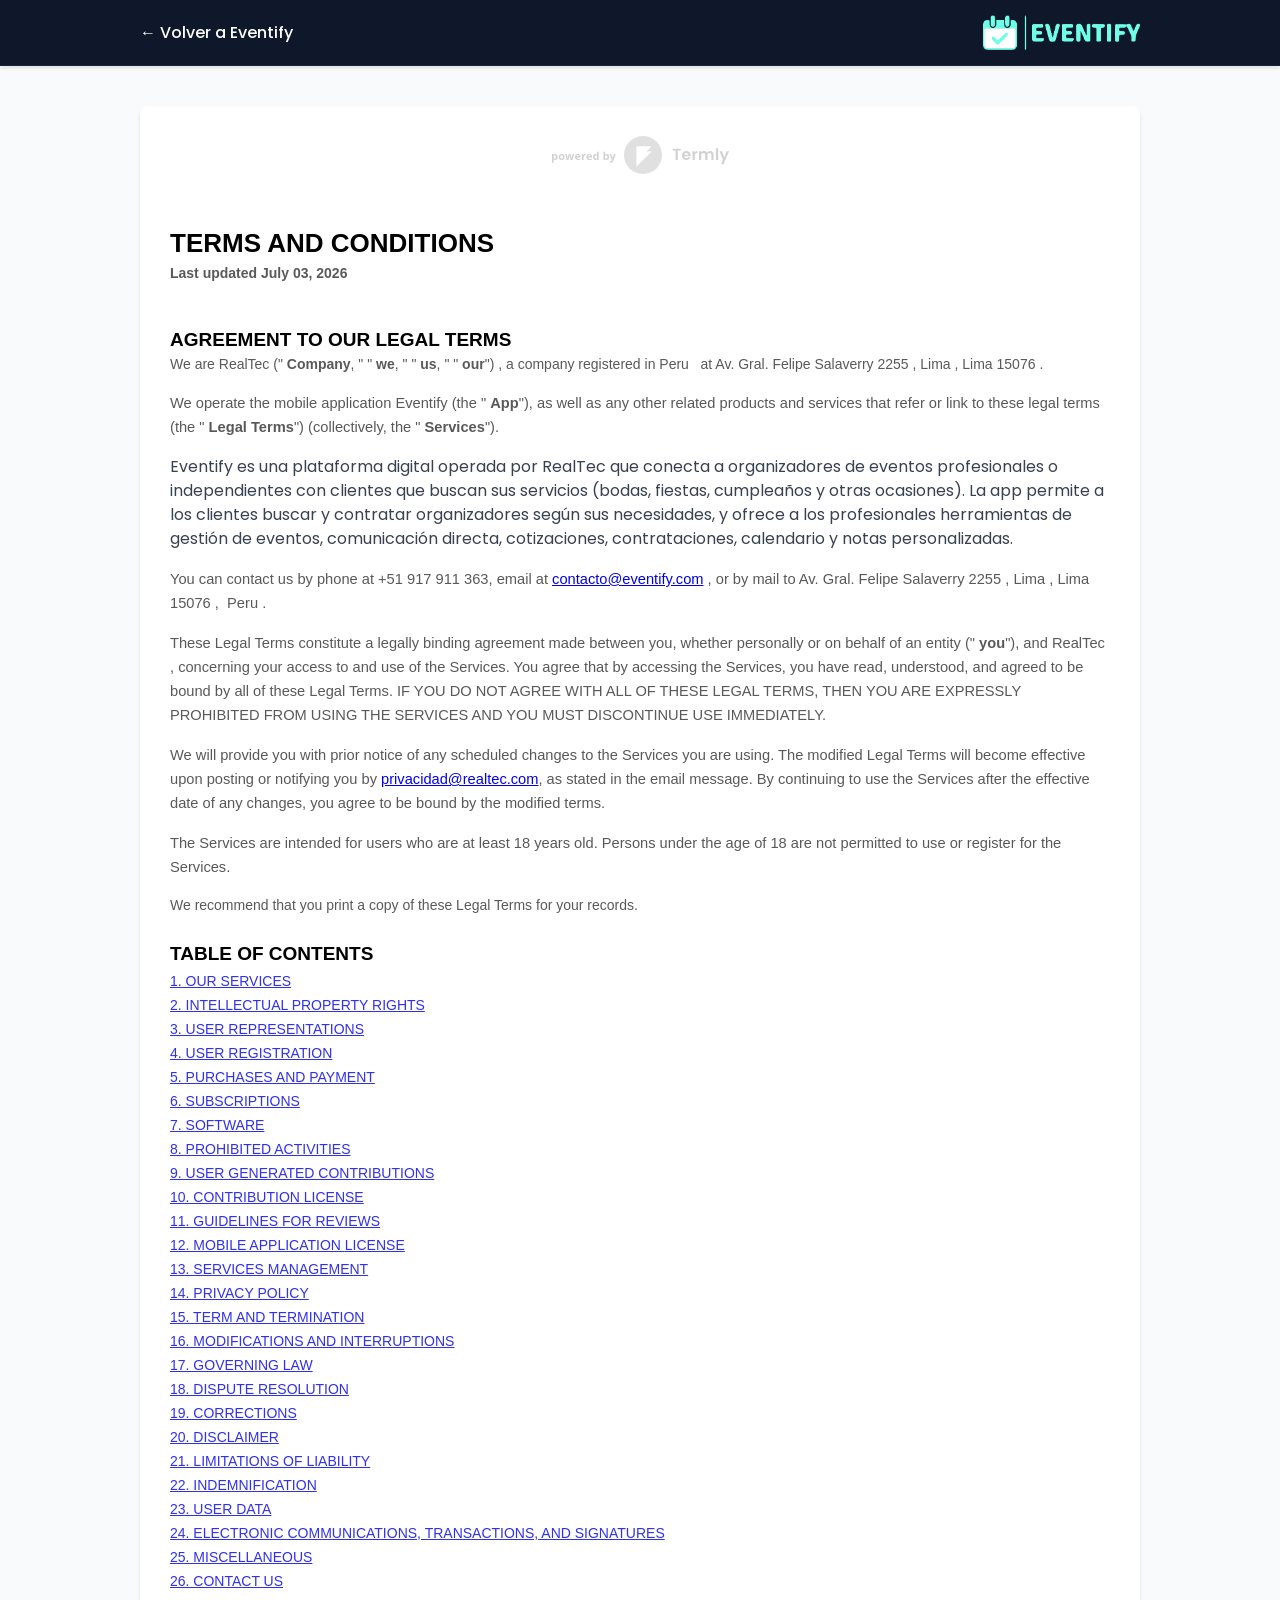
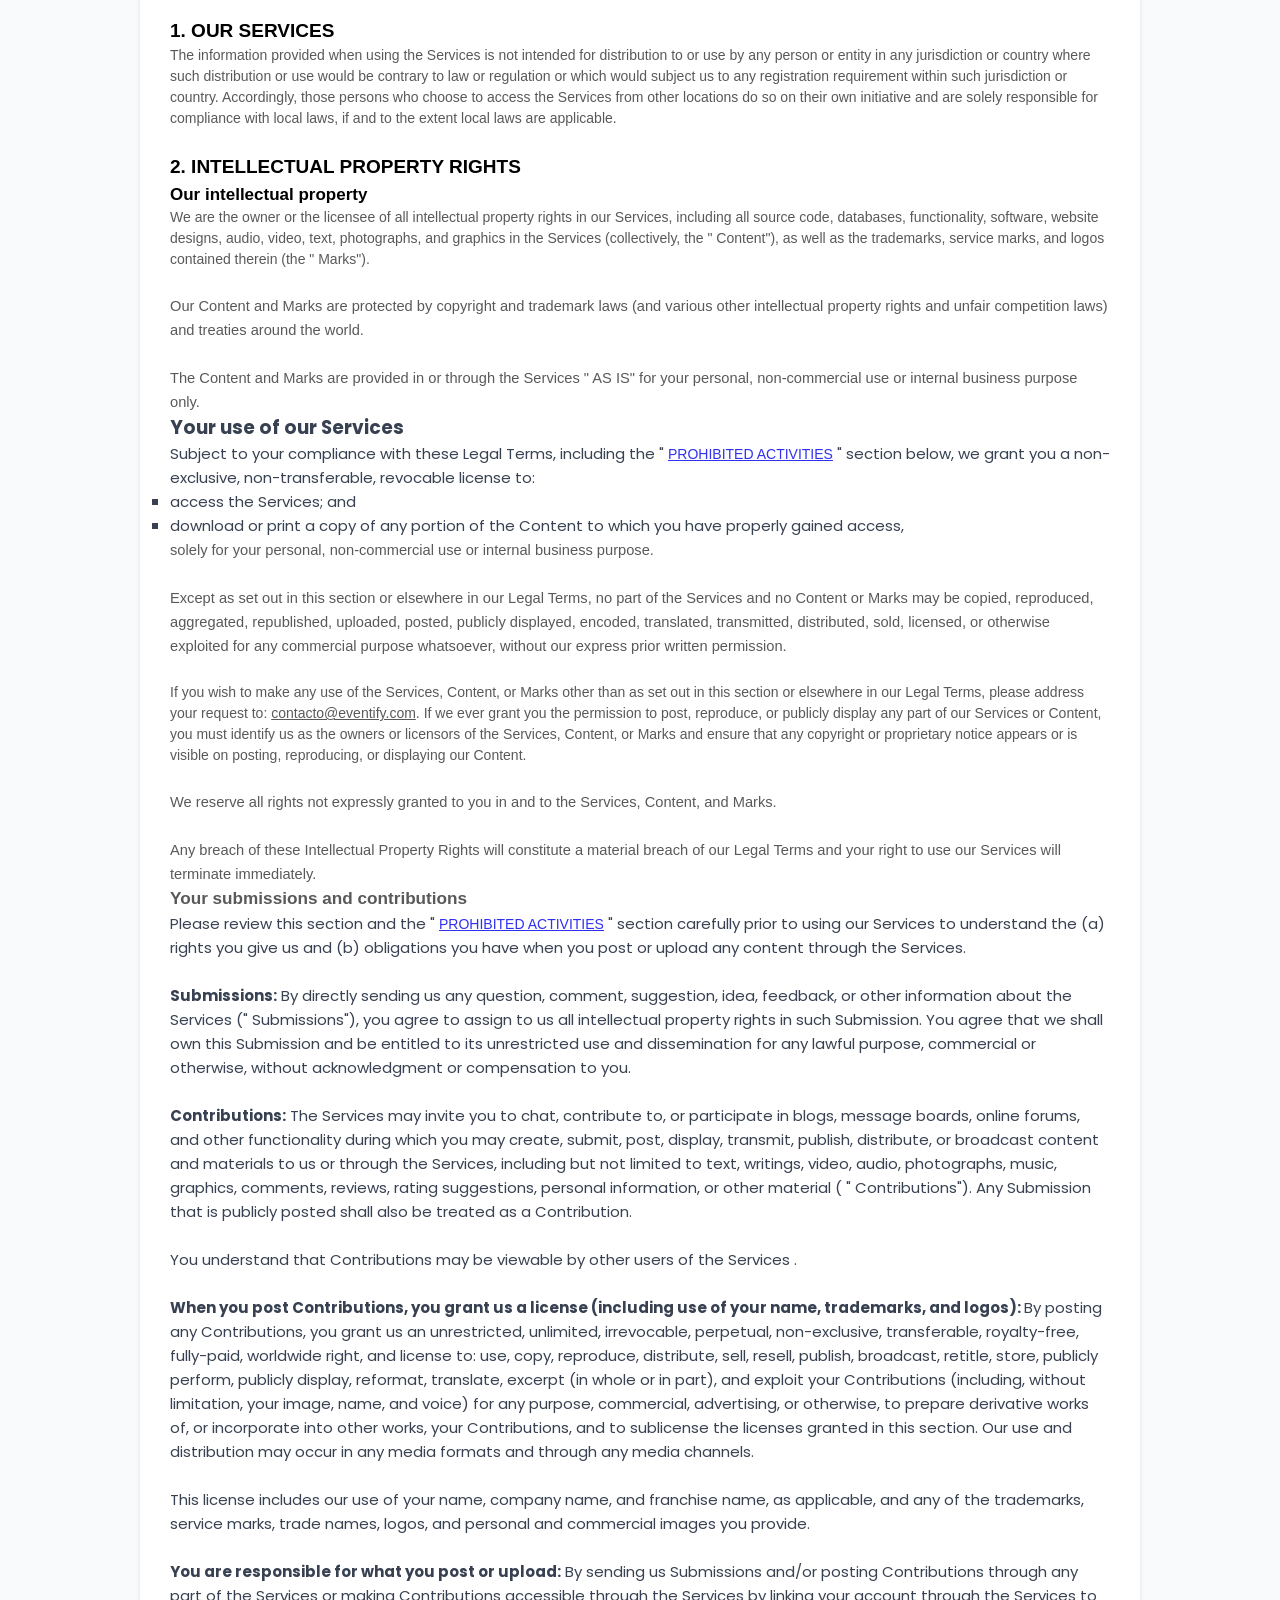
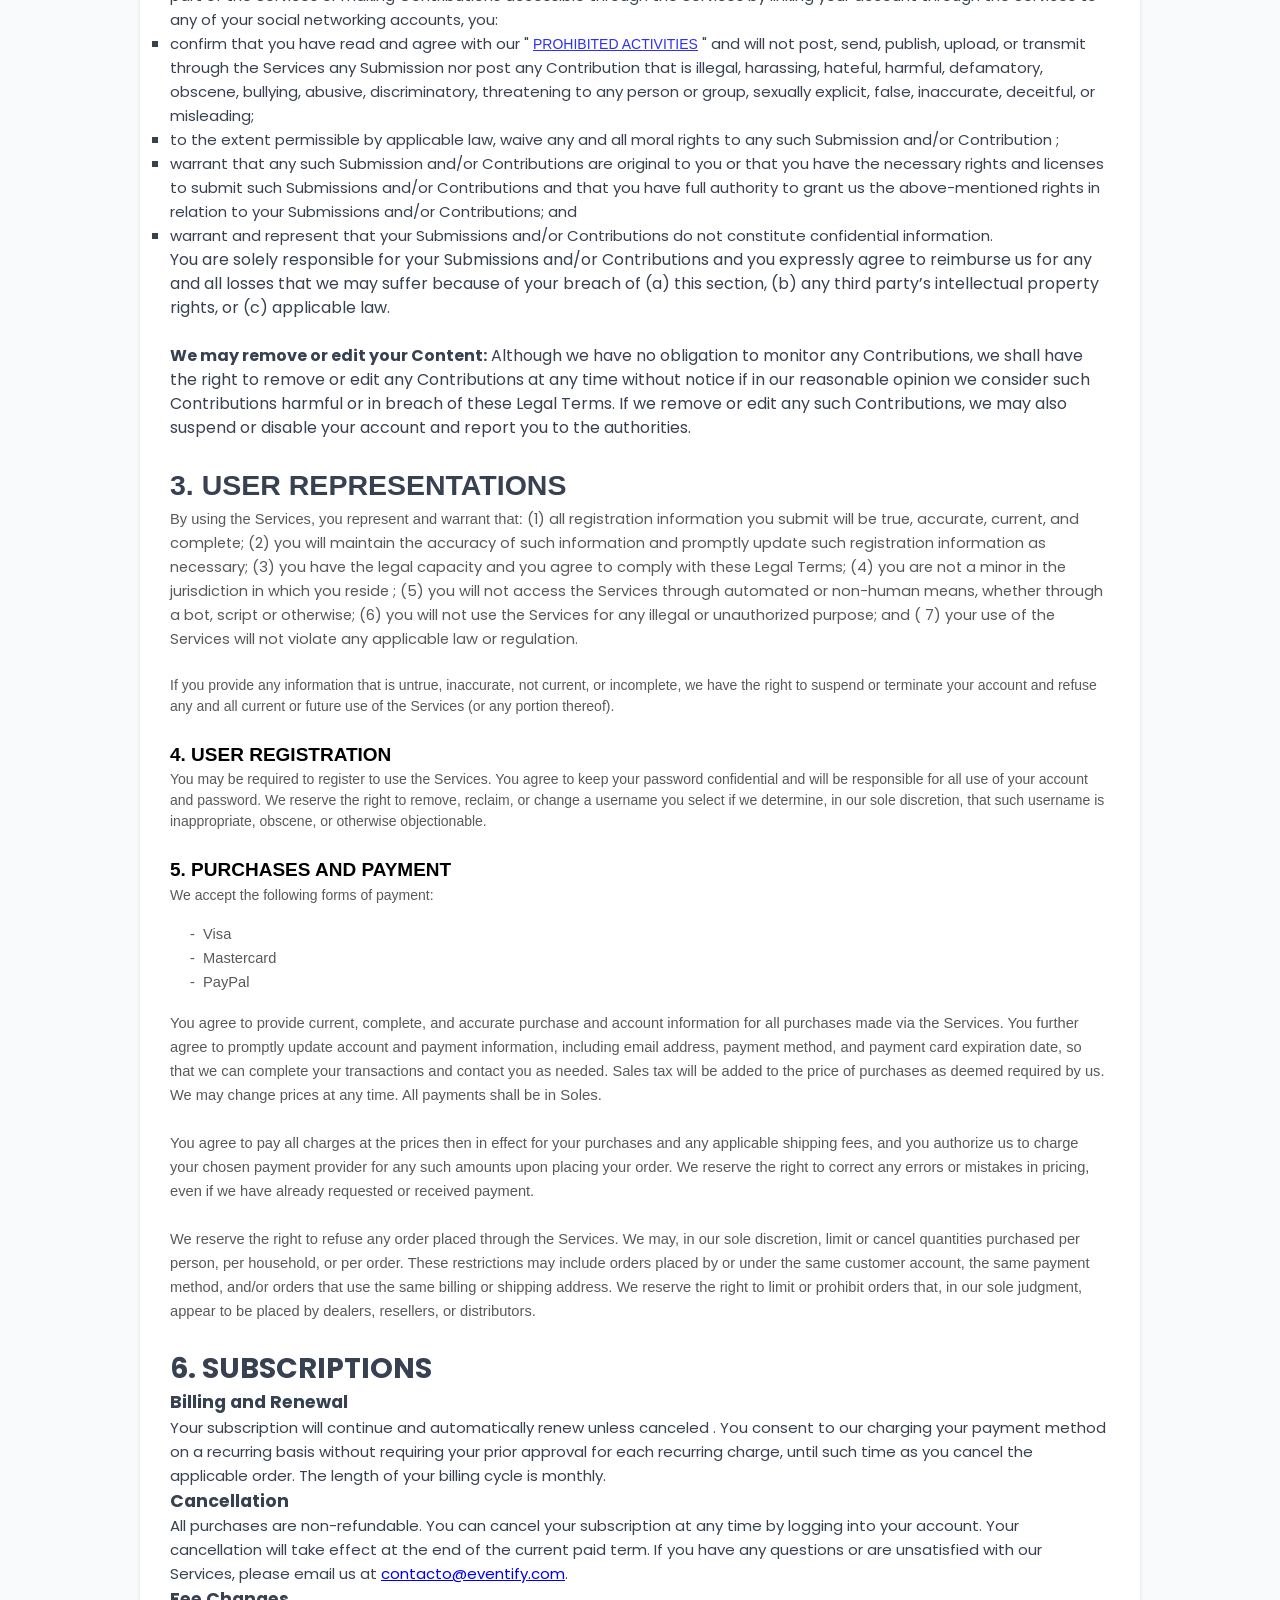
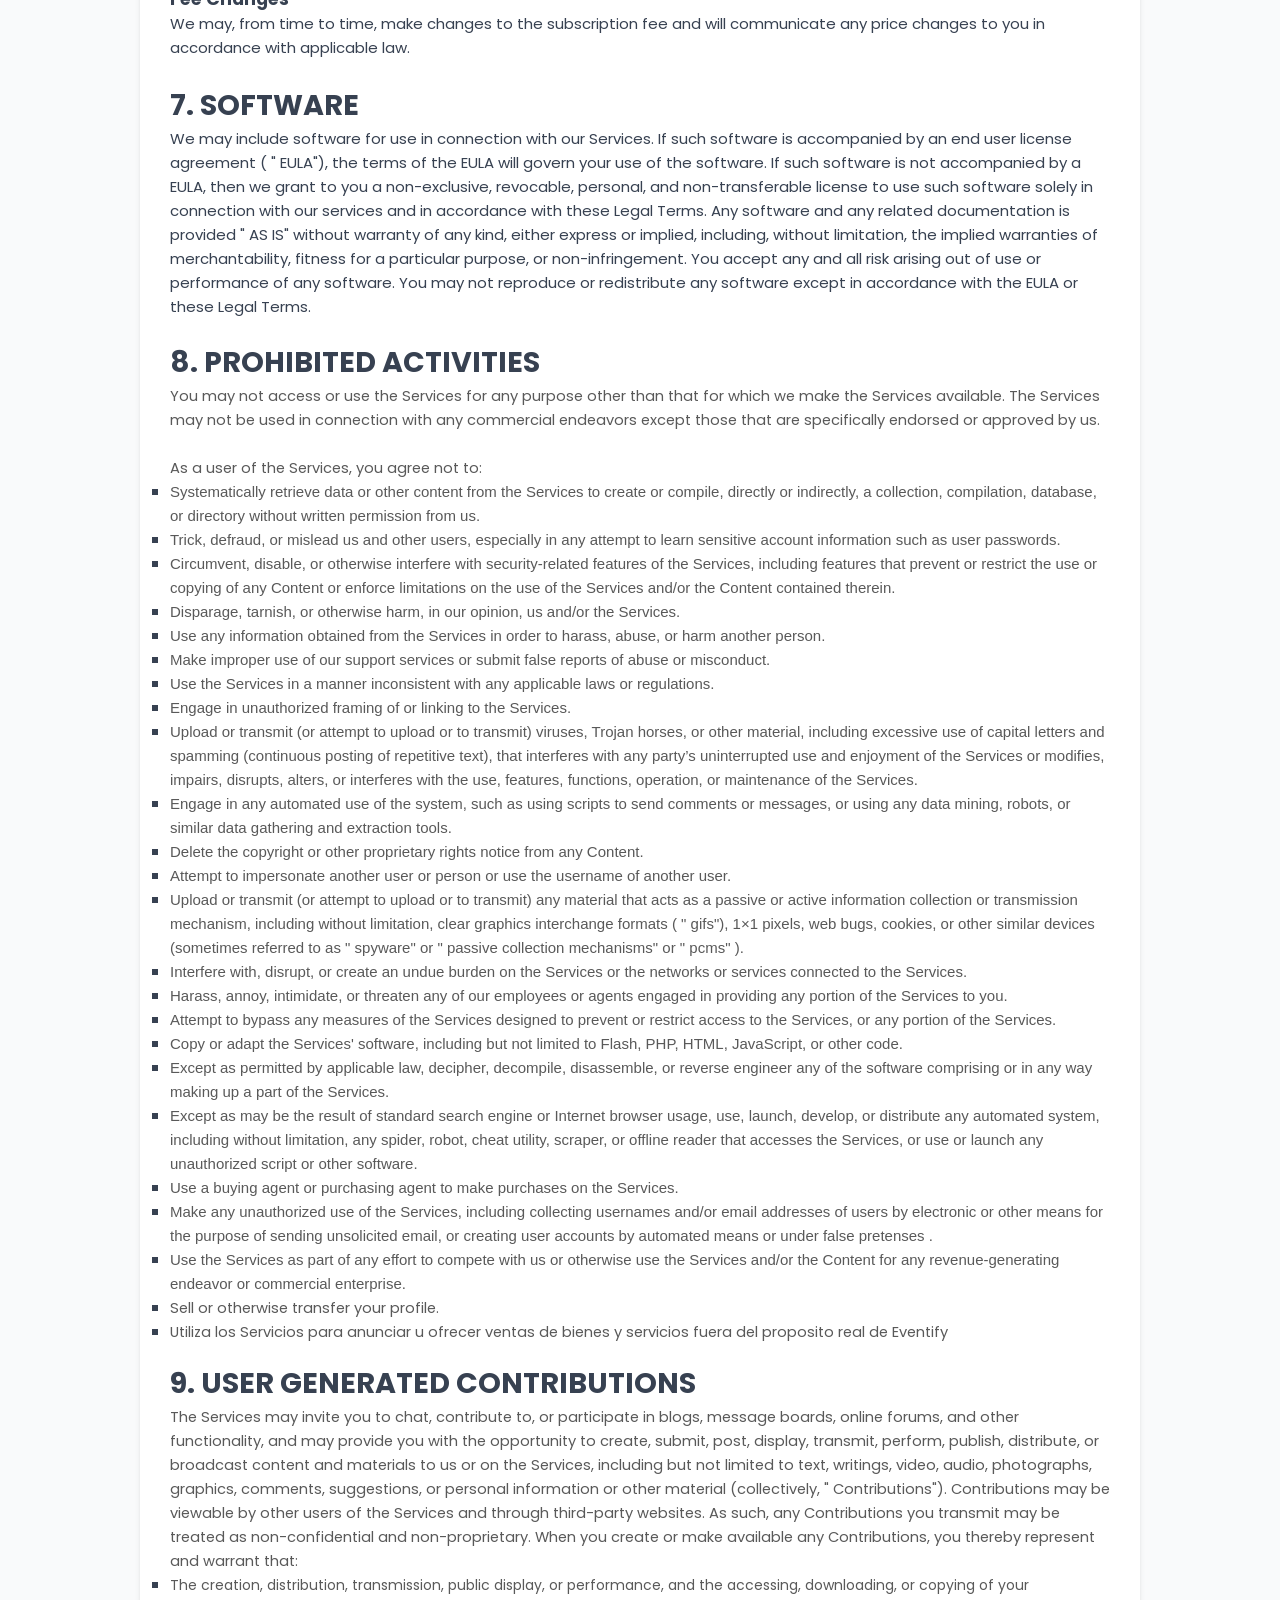
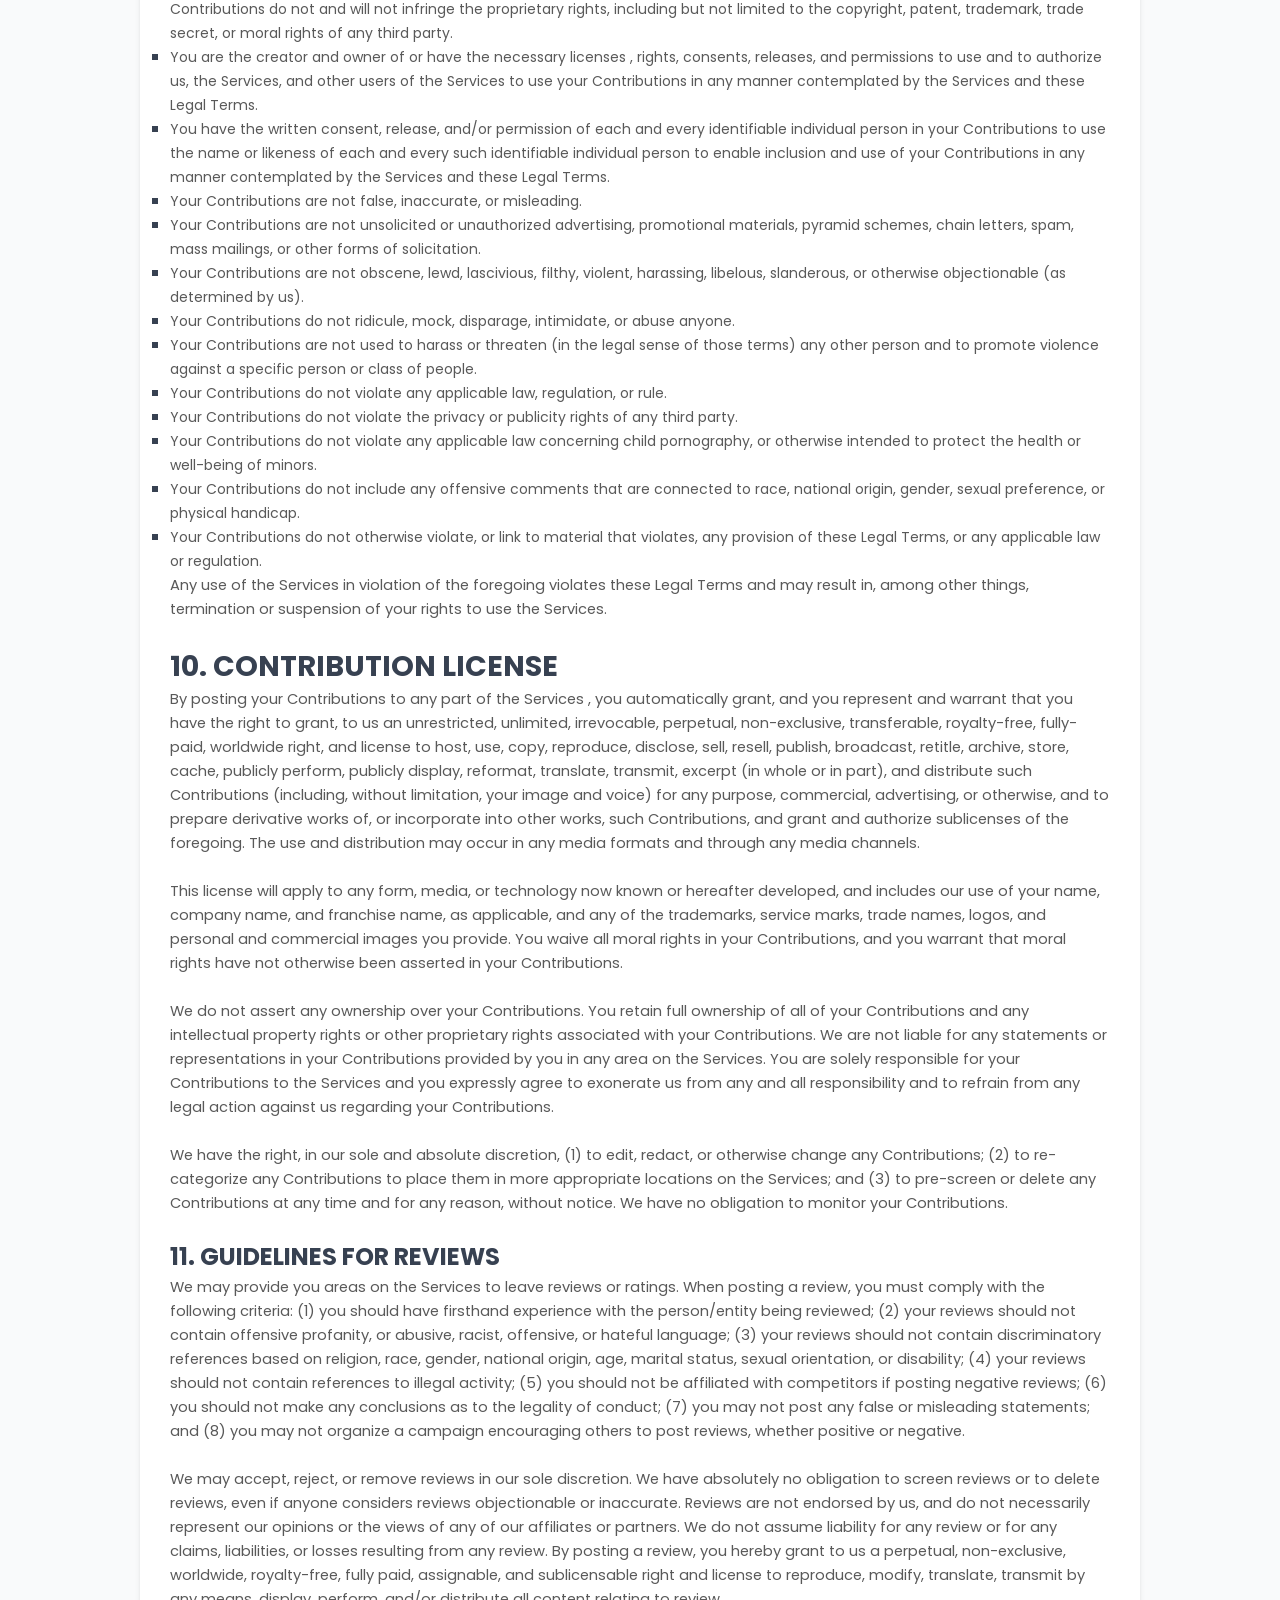
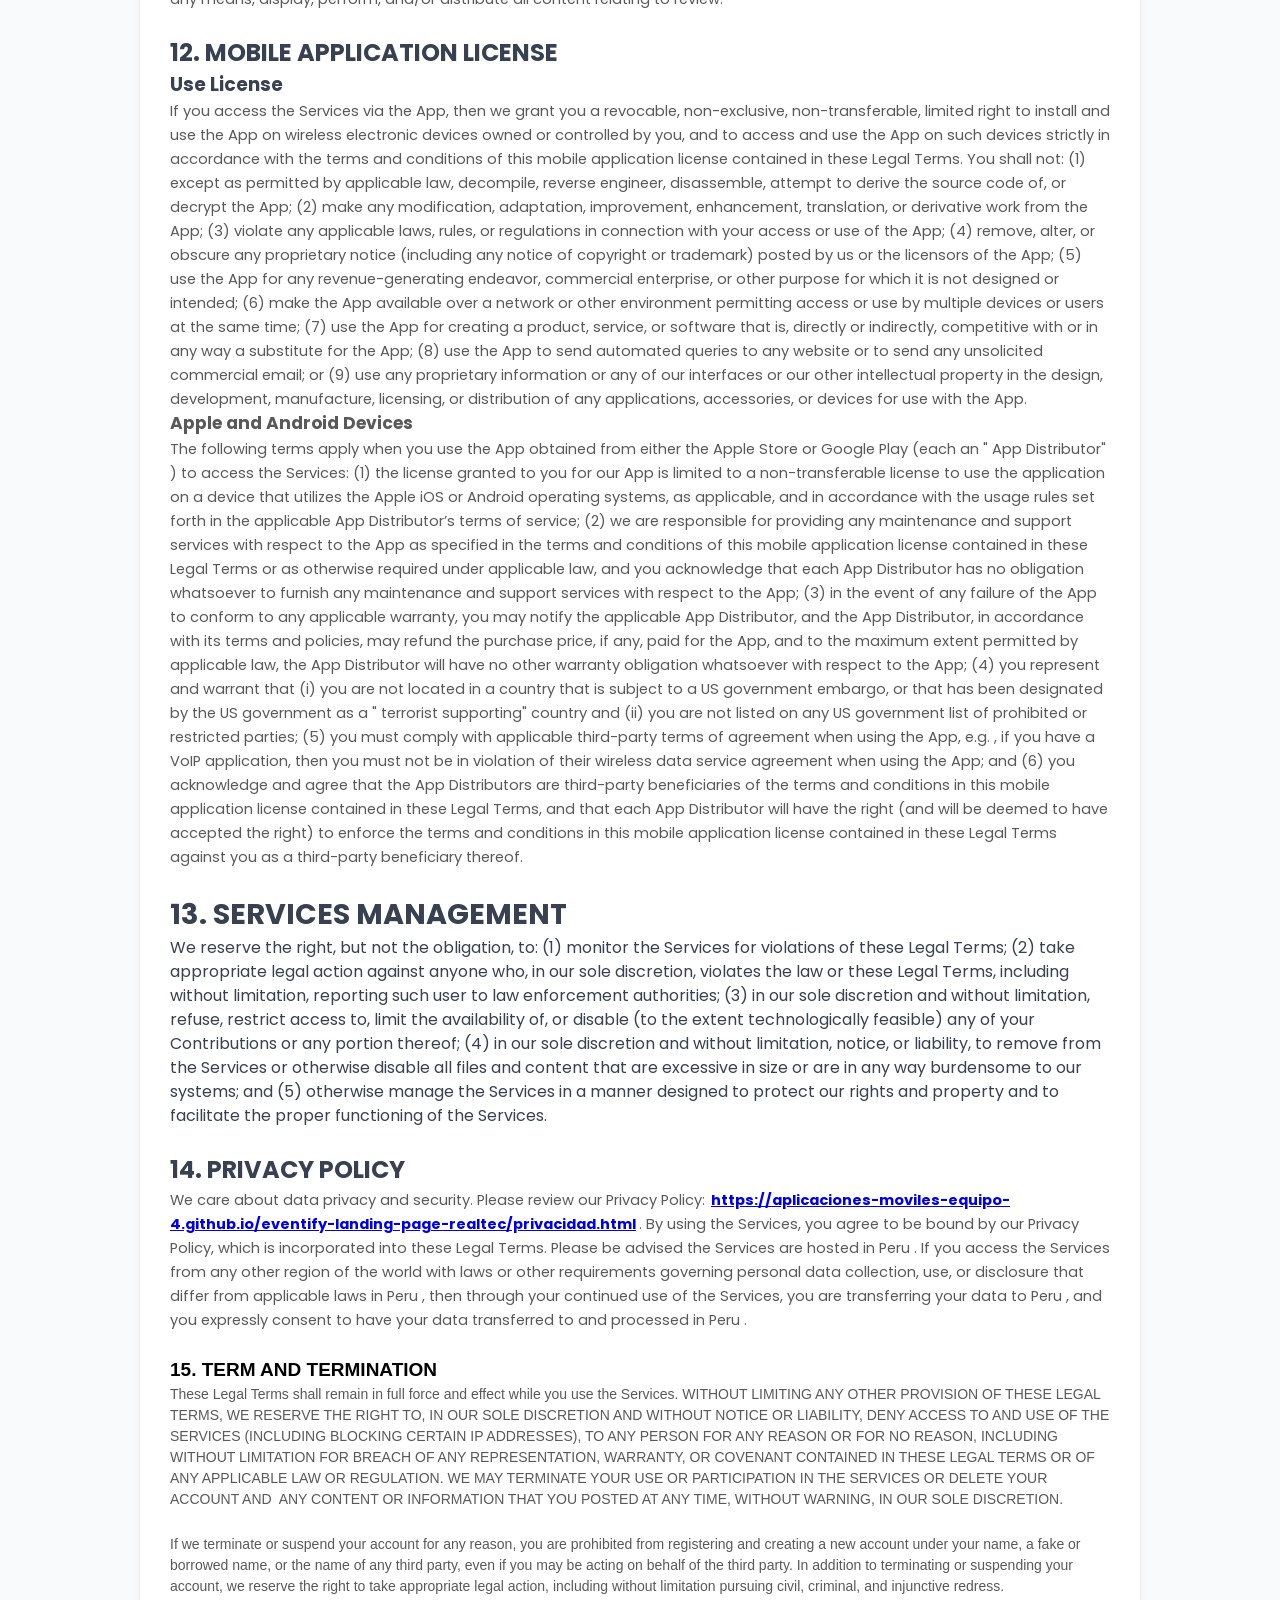
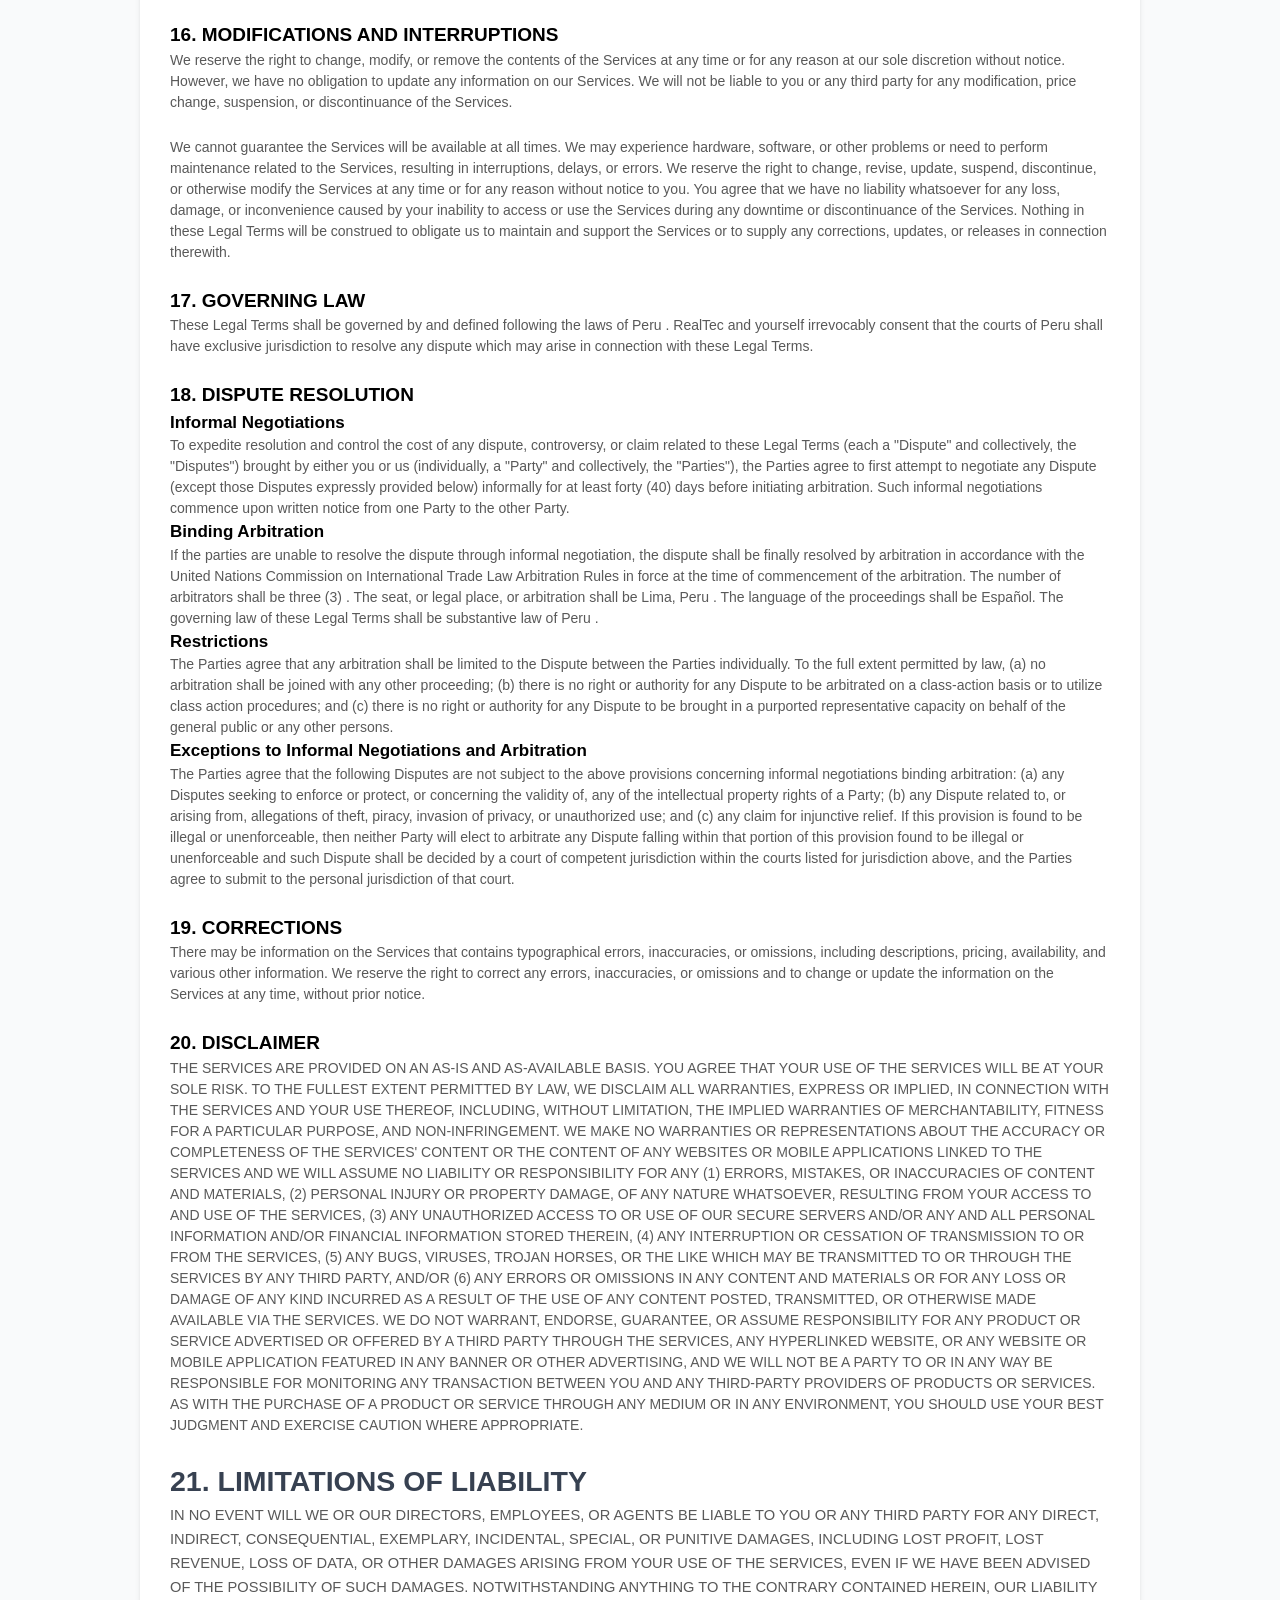
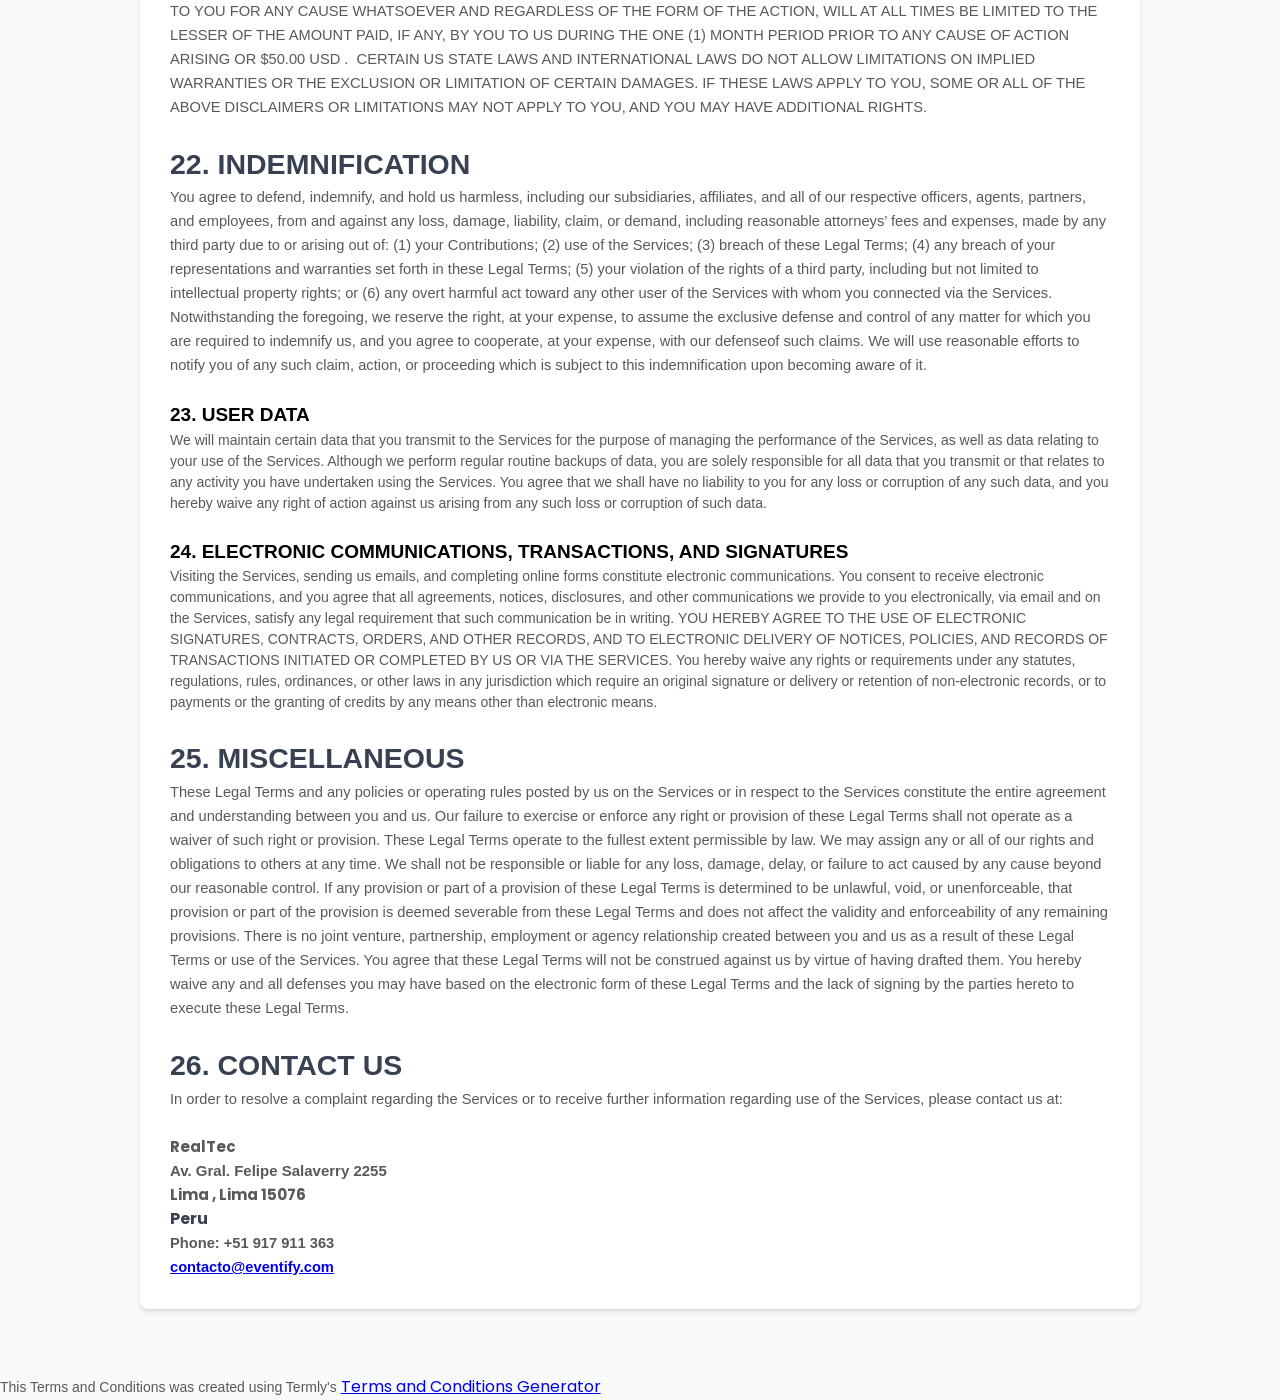
<file: terminoscondiciones.html>
<!DOCTYPE html>
<html lang="es">

<head>
    <meta charset="UTF-8">
    <meta name="viewport" content="width=device-width, initial-scale=1.0">
    <title>Términos y Condiciones - Eventify</title>
    <link rel="icon" href="./assets/eventify-icon.png" type="image/png">
    <link rel="stylesheet"
        href="https://fonts.googleapis.com/css2?family=Poppins:wght@300;400;500;600;700&display=swap">
    <style>
        * {
            box-sizing: border-box;
            margin: 0;
            padding: 0;
        }

        body {
            font-family: 'Poppins', sans-serif;
            background-color: #f9fafb;
            color: #374151;
            line-height: 1.6;
        }

        header {
            background-color: #0f172a;
            padding: 15px 20px;
            box-shadow: 0 2px 4px rgba(0, 0, 0, 0.1);
            border-bottom: 1px solid rgba(255, 255, 255, 0.05);
        }

        .header-content {
            max-width: 1000px;
            margin: 0 auto;
            display: flex;
            align-items: center;
            justify-content: space-between;
        }

        .back-link {
            color: white;
            text-decoration: none;
            font-weight: 500;
            display: flex;
            align-items: center;
            gap: 5px;
            transition: color 0.2s ease;
        }

        .back-link:hover {
            color: #22d3ee;
        }

        .header-logo {
            height: 35px;
        }

        .privacy-wrapper {
            max-width: 1000px;
            margin: 40px auto;
            padding: 30px;
            background-color: white;
            border-radius: 8px;
            box-shadow: 0 4px 6px -1px rgba(0, 0, 0, 0.1), 0 2px 4px -1px rgba(0, 0, 0, 0.06);
            overflow-wrap: break-word;
            word-wrap: break-word;
        }

        @media (max-width: 768px) {
            .privacy-wrapper {
                margin: 20px 10px;
                padding: 15px;
            }
        }
    </style>
</head>

<body>

    <header>
        <div class="header-content">
            <a href="index.html" class="back-link">
                ← Volver a Eventify
            </a>
            <img src="./assets/eventify-logo.png" alt="Eventify Logo" class="header-logo">
        </div>
    </header>

    <div class="privacy-wrapper">
        <style>
            [data-custom-class='body'],
            [data-custom-class='body'] * {
                background: transparent !important;
            }

            [data-custom-class='title'],
            [data-custom-class='title'] * {
                font-family: Arial !important;
                font-size: 26px !important;
                color: #000000 !important;
            }

            [data-custom-class='subtitle'],
            [data-custom-class='subtitle'] * {
                font-family: Arial !important;
                color: #595959 !important;
                font-size: 14px !important;
            }

            [data-custom-class='heading_1'],
            [data-custom-class='heading_1'] * {
                font-family: Arial !important;
                font-size: 19px !important;
                color: #000000 !important;
            }

            [data-custom-class='heading_2'],
            [data-custom-class='heading_2'] * {
                font-family: Arial !important;
                font-size: 17px !important;
                color: #000000 !important;
            }

            [data-custom-class='body_text'],
            [data-custom-class='body_text'] * {
                color: #595959 !important;
                font-size: 14px !important;
                font-family: Arial !important;
            }

            [data-custom-class='link'],
            [data-custom-class='link'] * {
                color: #3030F1 !important;
                font-size: 14px !important;
                font-family: Arial !important;
                word-break: break-word !important;
            }
        </style><span
            style="display: block;margin: 0 auto 3.125rem;width: 11.125rem;height: 2.375rem;background: url([data-uri]) center no-repeat;"></span>
        <div data-custom-class="body">
            <div align="center" style="text-align: left;">
                <div class="MsoNormal" data-custom-class="title" style="line-height: 1.5;">
                    <bdt class="block-component"><span style="font-size: 19px;"></bdt>
                    <bdt class="question"><strong>
                            <h1>TERMS AND CONDITIONS</h1>
                        </strong></bdt>
                    <bdt class="statement-end-if-in-editor"></bdt></span>
                </div>
                <div class="MsoNormal" data-custom-class="subtitle" style="line-height: 1.5;"><strong>Last
                        updated</strong>
                    <bdt class="question"><strong>July 03,
                            2026</strong></bdt>
                </div>
                <div class="MsoNormal" style="line-height: 1.1;"><br></div>
                <div style="line-height: 1.5;"><br></div>
                <div style="line-height: 1.5;"><strong><span data-custom-class="heading_1">
                            <h2>AGREEMENT TO OUR LEGAL TERMS</h2>
                        </span></strong></div>
            </div>
            <div align="center" style="text-align: left;">
                <div class="MsoNormal" id="agreement" style="line-height: 1.5;"><a name="_6aa3gkhykvst"></a></div>
            </div>
            <div align="center" style="text-align: left;">
                <div class="MsoNormal" data-custom-class="body_text" style="line-height: 1.5;"><span style="font-size:11.0pt;line-height:115%;font-family:Arial;
 Calibri;
color:#595959;
mso-themecolor:text1;
mso-themetint:166;
">We are <bdt class=" question noTranslate" data-id=" 9d459c4e-c548-e5cb-7729-a118548965d2">RealTec</bdt>
                        <bdt class=" block-component"></bdt> (<bdt class=" block-component"></bdt>"
                        <strong>Company</strong>,
                        " " <strong>we</strong>,
                        " " <strong>us</strong>,
                        " " <strong>our</strong>"<bdt class=" statement-end-if-in-editor"></bdt>)<span style=" font-size:11.0pt;
line-height:115%;
Arial;
mso-fareast-font-family:Calibri;
color:#595959;
mso-themecolor:text1;
mso-themetint:166;
"><span style=" font-size:11.0pt;
line-height:115%;
Arial;
mso-fareast-font-family:Calibri;
color:#595959;
mso-themecolor:text1;
mso-themetint:166;
"><span style=" font-size:11.0pt;
line-height:115%;
Arial;
mso-fareast-font-family:Calibri;
color:#595959;
mso-themecolor:text1;
mso-themetint:166;
">
                                    <bdt class=" question">
                                        <bdt class=" block-component"></bdt>
                                    </bdt><span style=" font-size:11.0pt;
line-height:115%;
Arial;
mso-fareast-font-family:Calibri;
color:#595959;
mso-themecolor:text1;
mso-themetint:166;
">
                                        <bdt class=" block-component"></bdt>
                                    </span>, a company registered in<bdt class=" block-component"></bdt>
                                    <bdt class=" block-component"></bdt> <span style=" font-size:11.0pt;
line-height:115%;
Arial;
mso-fareast-font-family:Calibri;
color:#595959;
mso-themecolor:text1;
mso-themetint:166;
"><span style=" font-size:11.0pt;
line-height:115%;
Arial;
mso-fareast-font-family:Calibri;
color:#595959;
mso-themecolor:text1;
mso-themetint:166;
">
                                            <bdt class=" question noTranslate">Peru</bdt>
                                            <bdt class=" statement-end-if-in-editor"><span style=" font-size:11.0pt;
line-height:115%;
Arial;
mso-fareast-font-family:Calibri;
color:#595959;
mso-themecolor:text1;
mso-themetint:166;
"><span style=" font-size:11.0pt;
line-height:115%;
Arial;
mso-fareast-font-family:Calibri;
color:#595959;
mso-themecolor:text1;
mso-themetint:166;
">
                                                        <bdt class=" statement-end-if-in-editor"></bdt>
                                                    </span></span></bdt> 
                                        </span></span>at <bdt class=" question noTranslate">Av. Gral. Felipe Salaverry
                                        2255
                                    </bdt>
                                    <bdt class=" block-component"></bdt>
                                </span></span>, <bdt class=" question noTranslate">Lima</bdt></span>
                    </span><span style=" font-size: 15px;
"><span data-custom-class=" body_text"><span style=" font-size: 15px;
"><span data-custom-class=" body_text"><span style=" color: rgb(89, 89, 89);
">
                                        <bdt class=" block-component"></bdt>, <bdt class=" question noTranslate">Lima
                                        </bdt>
                                        <bdt class=" statement-end-if-in-editor"></bdt>
                                        <bdt class=" block-component"></bdt>
                                        <bdt class=" question noTranslate">15076</bdt>
                                        <bdt class=" statement-end-if-in-editor"></bdt>
                                    </span></span></span></span></span><span style=" font-size:11.0pt;
line-height:115%;
Arial;
mso-fareast-font-family:Calibri;
color:#595959;
mso-themecolor:text1;
mso-themetint:166;
"><span style=" font-size:11.0pt;
line-height:115%;
Arial;
mso-fareast-font-family:Calibri;
color:#595959;
mso-themecolor:text1;
mso-themetint:166;
">
                            <bdt class=" else-block"></bdt>
                            </bdt>
                        </span></bdt></span>
                    <bdt class=" statement-end-if-in-editor">.</bdt></span>
                    <bdt class=" block-component"></bdt></span></span></span></span></span></span>
                </div>
            </div>
            <div align=" center" style=" line-height: 1;
"><br></div>
            <div align=" center" style=" text-align: left;
">
                <div class=" MsoNormal" data-custom-class=" body_text" style=" line-height: 1.5;
"><span style=" font-size:11.0pt;
line-height:115%;
font-family:Arial;
Calibri;
color:#595959;
mso-themecolor:text1;
mso-themetint:166;
">We operate <bdt class=" block-component"></bdt>
                        <bdt class=" block-component"></bdt>the mobile application <bdt class=" question noTranslate">
                            Eventify
                        </bdt> (the <bdt class=" block-component"></bdt>" <strong>App</strong>"<bdt
                            class=" statement-end-if-in-editor"></bdt>)<bdt class=" statement-end-if-in-editor"></bdt>,
                        as well
                        as any other related products and services that refer or link to these legal terms (the <bdt
                            class=" block-component"></bdt>" <strong>Legal Terms</strong>"<bdt
                            class=" statement-end-if-in-editor"></bdt>) (collectively, the <bdt
                            class=" block-component"></bdt>"
                        <strong>Services</strong>"<bdt class=" statement-end-if-in-editor"></bdt>).<bdt
                            class=" block-component"></bdt>
                    </span></div>
                <div class=" MsoNormal" style=" line-height: 1;
"><br></div>
                <div class=" MsoNormal" data-custom-class=" body_text" style=" line-height: 1.5;
">
                    <bdt class=" question">Eventify es una plataforma digital operada por RealTec que conecta a
                        organizadores de
                        eventos profesionales o independientes con clientes que buscan sus servicios (bodas, fiestas,
                        cumpleaños
                        y otras ocasiones). La app permite a los clientes buscar y contratar organizadores según sus
                        necesidades, y ofrece a los profesionales herramientas de gestión de eventos, comunicación
                        directa,
                        cotizaciones, contrataciones, calendario y notas personalizadas.</bdt>
                </div>
                <div class=" MsoNormal" data-custom-class=" body_text" style=" line-height: 1.5;
"><span style=" font-size:11.0pt;
line-height:115%;
font-family:Arial;
Calibri;
color:#595959;
mso-themecolor:text1;
mso-themetint:166;
">
                        <bdt class=" statement-end-if-in-editor"></bdt>
                    </span></div>
                <div class=" MsoNormal" style=" line-height: 1;
"><br></div>
                <div class=" MsoNormal" data-custom-class=" body_text" style=" line-height: 1.5;
"><span style=" font-size:11.0pt;
line-height:115%;
font-family:Arial;
Calibri;
color:#595959;
mso-themecolor:text1;
mso-themetint:166;
">You can contact us by <bdt class=" block-component"></bdt>phone at <bdt class=" question">+51 917 911 363</bdt>,
                        email at <bdt class=" question noTranslate"><a target=" _blank" data-custom-class=" link"
                                href=" mailto:contacto@eventify.com">contacto@eventify.com</a></bdt>
                        <bdt class=" block-component"></bdt>,<bdt class=" statement-end-if-in-editor"></bdt> or by mail
                        to <bdt class=" question noTranslate">Av. Gral. Felipe Salaverry 2255</bdt>
                        <bdt class=" block-component"></bdt>, <bdt class=" question noTranslate">Lima</bdt>
                        <bdt class=" block-component"></bdt>, <bdt class=" question noTranslate">Lima</bdt>
                        <bdt class=" statement-end-if-in-editor"></bdt>
                        <bdt class=" block-component"></bdt>
                        <bdt class=" question noTranslate">15076</bdt>
                        <bdt class=" statement-end-if-in-editor"></bdt>
                        <bdt class=" block-component">
                            <bdt class=" block-component">, </bdt>
                            <bdt class=" question noTranslate">Peru</bdt>
                            <bdt class=" statement-end-if-in-editor"></bdt>
                        </bdt>.
                    </span></div>
                <div class=" MsoNormal" style=" line-height: 1;
"><br></div>
                <div class=" MsoNormal" data-custom-class=" body_text" style=" line-height: 1.5;
"><span style=" font-size:11.0pt;
line-height:115%;
font-family:Arial;
Calibri;
color:#595959;
mso-themecolor:text1;
mso-themetint:166;
">These Legal Terms constitute a legally binding agreement made between you, whether personally or on behalf of an
                        entity (<bdt class=" block-component"></bdt>" <strong>you</strong>"<bdt
                            class=" statement-end-if-in-editor"></bdt>), and <bdt class=" question noTranslate">RealTec
                        </bdt>,
                        concerning your access to and use of the Services. You agree that by accessing the Services, you
                        have
                        read, understood, and agreed to be bound by all of these Legal Terms. IF YOU DO NOT AGREE WITH
                        ALL OF
                        THESE LEGAL TERMS, THEN YOU ARE EXPRESSLY PROHIBITED FROM USING THE SERVICES AND YOU MUST
                        DISCONTINUE
                        USE IMMEDIATELY.<bdt class=" block-component"></bdt>
                        <bdt class=" block-component"></bdt>
                    </span></div>
                <div class=" MsoNormal" style=" line-height: 1;
"><br></div>
                <div class=" MsoNormal" data-custom-class=" body_text" style=" line-height: 1.5;
"><span style=" font-size:11.0pt;
line-height:115%;
font-family:Arial;
Calibri;
color:#595959;
mso-themecolor:text1;
mso-themetint:166;
">We will provide you with prior notice of any scheduled changes to the Services you are using. The modified Legal
                        Terms will become effective upon posting or notifying you by <bdt class=" question noTranslate">
                            <a target=" _blank" data-custom-class=" link"
                                href=" mailto:privacidad@realtec.com">privacidad@realtec.com</a></bdt>, as stated in the
                        email
                        message. By continuing to use the Services after the effective date of any changes, you agree to
                        be
                        bound by the modified terms.<bdt class=" block-component"></bdt>
                        <bdt class=" statement-end-if-in-editor"></bdt>
                    </span></div>
            </div>
            <div align=" center" style=" line-height: 1;
"><br></div>
            <div align=" center" style=" text-align: left;
">
                <div class=" MsoNormal" data-custom-class=" body_text" style=" line-height: 1.5;
">
                    <bdt class=" block-container if" data-type=" if" id=" a2595956-7028-dbe5-123e-d3d3a93ed076">
                        <bdt data-type=" conditional-block">
                            <bdt data-type=" body"><span style=" font-size:11.0pt;
line-height:115%;
font-family:Arial;
Calibri;
color:#595959;
mso-themecolor:text1;
mso-themetint:166;
">
                                    <bdt class=" block-component"></bdt>The
                                    Services are intended for users who are at least 18 years old. Persons under the age
                                    of 18
                                    are not permitted to use or register for the Services.
                                </span></bdt>
                        </bdt>
                        <bdt data-type="conditional-block">
                            <bdt class="block-component"></bdt>
                        </bdt>
                </div>
                <div class="MsoNormal" style="line-height: 1;"><br></div>
                <div class="MsoNormal" data-custom-class="body_text" style="line-height: 1.5;">We recommend that you
                    print a
                    copy of these Legal Terms for your records.</div>
                <div class="MsoNormal" style="line-height: 1.5;"><br></div>
                <div class="MsoNormal" data-custom-class="heading_1" style="line-height: 1.5;"><strong>
                        <h2>TABLE OF CONTENTS</h2>
                    </strong></div>
                <div class="MsoNormal" style="line-height: 1.5;"><a data-custom-class="link" href="#services"><span
                            data-custom-class="link"><span style="color: rgb(0, 58, 250); font-size: 15px;"><span
                                    data-custom-class="body_text">1. OUR SERVICES</span></span></span></a></div>
                <div class="MsoNormal" style="line-height: 1.5;"><a data-custom-class="link" href="#ip"><span
                            style="color: rgb(0, 58, 250);"><span data-custom-class="body_text">2. INTELLECTUAL PROPERTY
                                RIGHTS</span></span></a></div>
                <div class="MsoNormal" style="line-height: 1.5;"><a data-custom-class="link" href="#userreps"></a><a
                        data-custom-class="link" href="#userreps"><span
                            style="color: rbg(0, 58, 250); font-size: 15px; line-height: 1.5;"><span
                                data-custom-class="body_text">3. USER REPRESENTATIONS</span></span></a></div>
                <div class="MsoNormal" style="line-height: 1.5;"><span style="font-size: 15px;"><span
                            data-custom-class="body_text">
                            <bdt class="block-component"></bdt>
                        </span></span><a data-custom-class="link" href="#userreg"><span
                            style="color: rgb(0, 58, 250); font-size: 15px;"><span data-custom-class="body_text">4. USER
                                REGISTRATION</span></span></a><span style="font-size: 15px;"><span
                            data-custom-class="body_text">
                            <bdt class="statement-end-if-in-editor"></bdt>
                        </span></span><a data-custom-class="link" href="#products"></a></div>
                <div class="MsoNormal" style="line-height: 1.5;"><a data-custom-class="link" href="#products"><span
                            style="color: rgb(0, 58, 250); font-size: 15px;"><span data-custom-class="body_text">
                                <bdt class="block-component"></bdt>
                            </span></span></a><a data-custom-class="link" href="#purchases"></a></div>
                <div class="MsoNormal" style="line-height: 1.5;"><a data-custom-class="link" href="#purchases"><span
                            style="color: rgb(0, 58, 250); font-size: 15px;"><span data-custom-class="body_text">
                                <bdt class="block-component"></bdt>5. PURCHASES AND PAYMENT<bdt
                                    class="statement-end-if-in-editor"></bdt>
                            </span></span></a></div>
                <div class="MsoNormal" style="line-height: 1.5;">
                    <bdt class="block-component"><span style="font-size: 15px;"></span></bdt><a data-custom-class="link"
                        href="#subscriptions"><span style="color: rgb(0, 58, 250); font-size: 15px;"><span
                                data-custom-class="body_text">6. SUBSCRIPTIONS</span></span></a>
                    <bdt class="statement-end-if-in-editor"><span style="font-size: 15px;"></span></bdt>
                </div>
                <div class="MsoNormal" style="line-height: 1.5;"><span style="font-size: 15px;"><span
                            data-custom-class="body_text">
                            <bdt class="block-component"></bdt>
                        </span></span><a data-custom-class="link" href="#software"></a><a data-custom-class="link"
                        href="#software"></a></div>
                <div class="MsoNormal" style="line-height: 1.5;"><a data-custom-class="link" href="#software"><span
                            style="color: rgb(0, 58, 250); font-size: 15px;"><span data-custom-class="body_text">
                                <bdt class="block-component"></bdt>7. SOFTWARE<bdt class="statement-end-if-in-editor">
                                </bdt>
                            </span></span></a><a data-custom-class="link" href="#prohibited"></a></div>
                <div class="MsoNormal" style="line-height: 1.5;"><a data-custom-class="link" href="#prohibited"><span
                            style="color: rgb(0, 58, 250); font-size: 15px;"><span data-custom-class="body_text">8.
                                PROHIBITED
                                ACTIVITIES</span></span></a><a data-custom-class="link" href="#ugc"></a></div>
                <div class="MsoNormal" style="line-height: 1.5;"><a data-custom-class="link" href="#ugc"><span
                            style="color: rgb(0, 58, 250); font-size: 15px;"><span data-custom-class="body_text">9. USER
                                GENERATED CONTRIBUTIONS</span></span></a><a data-custom-class="link"
                        href="#license"></a></div>
                <div class="MsoNormal" style="line-height: 1.5;"><a data-custom-class="link" href="#license"><span
                            style="color: rgb(0, 58, 250); font-size: 15px;"><span data-custom-class="body_text">10.
                                CONTRIBUTION <bdt class="block-component"></bdt>LICENSE<bdt
                                    class="statement-end-if-in-editor">
                                </bdt></span></span></a><a data-custom-class="link" href="#reviews"></a></div>
                <div class="MsoNormal" style="line-height: 1.5;"><a data-custom-class="link" href="#reviews"><span
                            style="color: rgb(0, 58, 250); font-size: 15px;"><span data-custom-class="body_text">
                                <bdt class="block-component"></bdt>11. GUIDELINES FOR REVIEWS<bdt
                                    class="statement-end-if-in-editor"></bdt>
                            </span></span></a><a data-custom-class="link" href="#mobile"></a></div>
                <div class="MsoNormal" style="line-height: 1.5;"><a data-custom-class="link" href="#mobile"><span
                            style="color: rgb(0, 58, 250); font-size: 15px;"><span data-custom-class="body_text">
                                <bdt class="block-component"></bdt>12. MOBILE APPLICATION <bdt class="block-component">
                                </bdt>
                                LICENSE<bdt class="statement-end-if-in-editor"></bdt>
                                <bdt class="statement-end-if-in-editor"></bdt>
                            </span></span></a><a data-custom-class="link" href="#socialmedia"></a></div>
                <div class="MsoNormal" style="line-height: 1.5;"><a data-custom-class="link" href="#socialmedia"><span
                            style="color: rgb(0, 58, 250); font-size: 15px;"><span data-custom-class="body_text">
                                <bdt class="block-component"></bdt>
                            </span></span></a><a data-custom-class="link" href="#thirdparty"></a></div>
                <div class="MsoNormal" style="line-height: 1.5;"><a data-custom-class="link" href="#thirdparty"><span
                            style="color: rgb(0, 58, 250); font-size: 15px;"><span data-custom-class="body_text">
                                <bdt class="block-component"></bdt>
                            </span></span></a><a data-custom-class="link" href="#advertisers"></a></div>
                <div class="MsoNormal" style="line-height: 1.5;"><a data-custom-class="link" href="#advertisers"><span
                            style="color: rgb(0, 58, 250); font-size: 15px;"><span data-custom-class="body_text">
                                <bdt class="block-component"></bdt>
                            </span></span></a><a data-custom-class="link" href="#sitemanage"></a></div>
                <div class="MsoNormal" style="line-height: 1.5;"><a data-custom-class="link" href="#sitemanage"><span
                            style="color: rgb(0, 58, 250); font-size: 15px;"><span data-custom-class="body_text">13.
                                SERVICES
                                MANAGEMENT</span></span></a><a data-custom-class="link" href="#ppyes"></a></div>
                <div class="MsoNormal" style="line-height: 1.5;"><a data-custom-class="link" href="#ppyes"><span
                            style="color: rgb(0, 58, 250); font-size: 15px;"><span data-custom-class="body_text">
                                <bdt class="block-component"></bdt>14. PRIVACY POLICY<bdt
                                    class="statement-end-if-in-editor">
                                </bdt>
                            </span></span></a><a data-custom-class="link" href="#ppno"></a></div>
                <div class="MsoNormal" style="line-height: 1.5;"><a data-custom-class="link" href="#ppno"><span
                            style="color: rgb(0, 58, 250); font-size: 15px;"><span data-custom-class="body_text">
                                <bdt class="block-component"></bdt>
                            </span></span></a><a data-custom-class="link" href="#dmca"></a></div>
                <div class="MsoNormal" style="line-height: 1.5;"><a data-custom-class="link" href="#dmca"><span
                            style="color: rgb(0, 58, 250); font-size: 15px;"><span data-custom-class="body_text">
                                <bdt class="block-component"></bdt>
                            </span></span></a></div>
                <div class="MsoNormal" style="line-height: 1.5;"><span style="font-size: 15px;"><span
                            data-custom-class="body_text">
                            <bdt class="block-component"></bdt>
                            <bdt class="block-component"></bdt>
                            <bdt class="statement-end-if-in-editor"></bdt>
                        </span></span><a data-custom-class="link" href="#terms"></a></div>
                <div class="MsoNormal" style="line-height: 1.5;"><a data-custom-class="link" href="#terms"><span
                            style="color: rgb(0, 58, 250); font-size: 15px;"><span data-custom-class="body_text">15.
                                TERM AND
                                TERMINATION</span></span></a><a data-custom-class="link" href="#modifications"></a>
                </div>
                <div class="MsoNormal" style="line-height: 1.5;"><a data-custom-class="link" href="#modifications"><span
                            style="color: rgb(0, 58, 250); font-size: 15px;"><span data-custom-class="body_text">16.
                                MODIFICATIONS AND INTERRUPTIONS</span></span></a><a data-custom-class="link"
                        href="#law"></a>
                </div>
                <div class="MsoNormal" style="line-height: 1.5;"><a data-custom-class="link" href="#law"><span
                            style="color: rgb(0, 58, 250); font-size: 15px;"><span data-custom-class="body_text">17.
                                GOVERNING
                                LAW</span></span></a><a data-custom-class="link" href="#disputes"></a></div>
                <div class="MsoNormal" style="line-height: 1.5;"><a data-custom-class="link" href="#disputes"><span
                            style="color: rgb(0, 58, 250); font-size: 15px;"><span data-custom-class="body_text">18.
                                DISPUTE
                                RESOLUTION</span></span></a><a data-custom-class="link" href="#corrections"></a></div>
                <div class="MsoNormal" style="line-height: 1.5;"><a data-custom-class="link" href="#corrections"><span
                            style="color: rgb(0, 58, 250); font-size: 15px;"><span data-custom-class="body_text">19.
                                CORRECTIONS</span></span></a><a data-custom-class="link" href="#disclaimer"></a></div>
                <div class="MsoNormal" style="line-height: 1.5;"><a data-custom-class="link" href="#disclaimer"><span
                            style="color: rgb(0, 58, 250); font-size: 15px;"><span data-custom-class="body_text">20.
                                DISCLAIMER</span></span></a><a data-custom-class="link" href="#liability"></a></div>
                <div class="MsoNormal" style="line-height: 1.5;"><a data-custom-class="link" href="#liability"><span
                            style="color: rgb(0, 58, 250); font-size: 15px;"><span data-custom-class="body_text">21.
                                LIMITATIONS
                                OF LIABILITY</span></span></a><a data-custom-class="link" href="#indemnification"></a>
                </div>
                <div class="MsoNormal" style="line-height: 1.5;"><a data-custom-class="link"
                        href="#indemnification"><span style="color: rgb(0, 58, 250); font-size: 15px;"><span
                                data-custom-class="body_text">22.
                                INDEMNIFICATION</span></span></a><a data-custom-class="link" href="#userdata"></a></div>
                <div class="MsoNormal" style="line-height: 1.5;"><a data-custom-class="link" href="#userdata"><span
                            style="color: rgb(0, 58, 250); font-size: 15px;"><span data-custom-class="body_text">23.
                                USER
                                DATA</span></span></a><a data-custom-class="link" href="#electronic"></a></div>
                <div class="MsoNormal" style="line-height: 1.5;"><a data-custom-class="link" href="#electronic"><span
                            style="color: rgb(0, 58, 250); font-size: 15px;"><span data-custom-class="body_text">24.
                                ELECTRONIC
                                COMMUNICATIONS,
                                TRANSACTIONS,
                                AND SIGNATURES</span></span></a><a data-custom-class="link" href="#california"></a>
                </div>
                <div class="MsoNormal" style="line-height: 1.5;">
                    <bdt class="block-component"><span style="font-size: 15px;"></span></bdt>
                </div>
                <div class="MsoNormal" style="line-height: 1.5;"><a data-custom-class="link" href="#california"><span
                            style="color: rgb(0, 58, 250); font-size: 15px;"><span data-custom-class="body_text">
                                <bdt class="block-component"></bdt>
                            </span></span></a><a data-custom-class="link" href="#misc"></a></div>
                <div class="MsoNormal" style="line-height: 1.5;"><a data-custom-class="link" href="#misc"><span
                            style="color: rgb(0, 58, 250); font-size: 15px;"><span data-custom-class="body_text">25.
                                MISCELLANEOUS</span></span></a><a data-custom-class="link" href="#contact"></a></div>
                <div class="MsoNormal" style="line-height: 1.5;">
                    <bdt class="block-component"></span></bdt>
                </div>
                <div class="MsoNormal" style="line-height: 1.5;">
                    <bdt class="block-component"></bdt>
                </div>
                <div class="MsoNormal" style="line-height: 1.5;">
                    <bdt class="block-component"></bdt>
                </div>
                <div class="MsoNormal" style="line-height: 1.5;">
                    <bdt class="block-component"></bdt>
                </div>
                <div class="MsoNormal" style="line-height: 1.5;">
                    <bdt class="block-component"></bdt>
                </div>
                <div class="MsoNormal" style="line-height: 1.5;">
                    <bdt class="block-component"></bdt>
                </div>
                <div class="MsoNormal" style="line-height: 1.5;">
                    <bdt class="block-component"></bdt>
                </div>
                <div class="MsoNormal" style="line-height: 1.5;">
                    <bdt class="block-component"></bdt>
                </div>
                <div class="MsoNormal" style="line-height: 1.5;">
                    <bdt class="block-component"></bdt>
                </div>
                <div class="MsoNormal" style="line-height: 1.5;">
                    <bdt class="block-component"></bdt>
                </div>
                <div class="MsoNormal" style="line-height: 1.5;"><a data-custom-class="link" href="#contact"><span
                            style="color: rgb(0, 58, 250); font-size: 15px;"><span data-custom-class="body_text">26.
                                CONTACT
                                US</span></span></a></div>
            </div>
            <div align="center" style="text-align: left;">
                <div class="MsoNormal" data-custom-class="heading_1" style="line-height: 1.5;"><a
                        name="_b6y29mp52qvx"></a>
                </div>
                <div class="MsoNormal" style="line-height: 1.5;"><br></div>
                <div class="MsoNormal" data-custom-class="heading_1" id="services" style="line-height: 1.5;">
                    <strong><span style="font-size: 19px; line-height: 1.5;">
                            <h2>1. OUR SERVICES</h2>
                        </span></strong></div>
                <div class="MsoNormal" data-custom-class="body_text" style="line-height: 1.5;"><span
                        style="font-size: 15px;">The information provided when using the Services is not intended for
                        distribution to or use by any person or entity in any jurisdiction or country where such
                        distribution or
                        use would be contrary to law or regulation or which would subject us to any registration
                        requirement
                        within such jurisdiction or country. Accordingly,
                        those persons who choose to access the Services from other locations do so on their own
                        initiative and
                        are solely responsible for compliance with local laws,
                        if and to the extent local laws are applicable.<bdt class="block-component"></bdt>
                </div>
                <div class="MsoNormal" style="line-height: 1.5;"><br></div>
            </div>
            <div align="center" data-custom-class="heading_1" style="text-align: left; line-height: 1.5;"><strong><span
                        id="ip" style="font-size: 19px; line-height: 1.5;">
                        <h2>2. INTELLECTUAL PROPERTY RIGHTS</h2>
                    </span></strong></div>
            <div align="center" style="text-align: left;">
                <div class="MsoNormal" data-custom-class="heading_2" style="line-height: 1.5;"><strong>
                        <h3>Our intellectual property</h3>
                    </strong></div>
                <div class="MsoNormal" data-custom-class="body_text" style="line-height: 1.5;"><span style="font-size:11.0pt;line-height:115%;font-family:Arial;
 Calibri;
color:#595959;
mso-themecolor:text1;
mso-themetint:166;
">We are the owner or the licensee of all intellectual property rights in our Services, including all source code,
                        databases, functionality, software, website designs, audio, video, text, photographs, and
                        graphics in
                        the Services (collectively, the <bdt class=" block-component"></bdt>" Content"<bdt
                            class=" statement-end-if-in-editor"></bdt>), as well as the trademarks, service marks, and
                        logos
                        contained therein (the <bdt class=" block-component"></bdt>" Marks"<bdt
                            class=" statement-end-if-in-editor"></bdt>).</span></div>
                <div class=" MsoNormal" style=" line-height: 1.5;
"><br></div>
                <div class=" MsoNormal" data-custom-class=" body_text" style=" line-height: 1.5;
"><span style=" font-size:11.0pt;
line-height:115%;
font-family:Arial;
Calibri;
color:#595959;
mso-themecolor:text1;
mso-themetint:166;
">Our Content and Marks are protected by copyright and trademark laws (and various other intellectual property rights
                        and unfair competition laws) and treaties<bdt class=" block-component"></bdt> around the
                        world.</span>
                </div>
                <div class=" MsoNormal" style=" line-height: 1.5;
"><br></div>
                <div class=" MsoNormal" data-custom-class=" body_text" style=" line-height: 1.5;
"><span style=" font-size:11.0pt;
line-height:115%;
font-family:Arial;
Calibri;
color:#595959;
mso-themecolor:text1;
mso-themetint:166;
">The Content and Marks are provided in or through the Services <bdt class=" block-component"></bdt>" AS IS"<bdt
                            class=" statement-end-if-in-editor"></bdt> for your <bdt class=" block-component"></bdt>
                        personal,
                        non-commercial use or internal business purpose<bdt class=" statement-end-if-in-editor"></bdt>
                        only.</span></div>
                <div class=" MsoNormal" data-custom-class=" heading_2" style=" line-height: 1.5;
"><strong>
                        <h3>Your use of our Services</h3>
                    </strong></div>
                <div class=" MsoNormal" data-custom-class=" body_text" style=" line-height: 1.5;
"><span style=" font-size: 15px;
">Subject to your compliance with these Legal Terms, including the <bdt class=" block-component"></bdt>" <bdt
                            class="statement-end-if-in-editor"></bdt></span><a data-custom-class="link"
                        href="#prohibited"><span style="color: rgb(0, 58, 250); font-size: 15px;">PROHIBITED
                            ACTIVITIES</span></a><span style="font-size: 15px;">
                        <bdt class="block-component"></bdt>"<bdt class=" statement-end-if-in-editor"></bdt> section
                        below, we
                        grant you a non-exclusive, non-transferable, revocable <bdt class=" block-component"></bdt>
                        license<bdt class=" statement-end-if-in-editor"></bdt> to:
                    </span></div>
                <ul>
                    <li class=" MsoNormal" data-custom-class=" body_text" style=" line-height: 1.5;
"><span style=" font-size: 15px;
">access the Services; and</span></li>
                    <li class=" MsoNormal" data-custom-class=" body_text" style=" line-height: 1.5;
"><span style=" font-size: 15px;
">download or print a copy of any portion of the Content to which you have properly gained access,</span></li>
                </ul>
                <div class=" MsoNormal" data-custom-class=" body_text" style=" line-height: 1.5;
"><span style=" font-size:11.0pt;
line-height:115%;
font-family:Arial;
Calibri;
color:#595959;
mso-themecolor:text1;
mso-themetint:166;
">solely for your <bdt class=" block-component"></bdt>personal, non-commercial use or internal business purpose<bdt
                            class=" statement-end-if-in-editor"></bdt>.</span></div>
                <div class=" MsoNormal" style=" line-height: 1.5;
"><br></div>
                <div class=" MsoNormal" data-custom-class=" body_text" style=" line-height: 1.5;
"><span style=" font-size:11.0pt;
line-height:115%;
font-family:Arial;
Calibri;
color:#595959;
mso-themecolor:text1;
mso-themetint:166;
">Except as set out in this section or elsewhere in our Legal Terms, no part of the Services and no Content or Marks
                        may be copied, reproduced,
                        aggregated,
                        republished,
                        uploaded,
                        posted,
                        publicly displayed,
                        encoded,
                        translated,
                        transmitted,
                        distributed,
                        sold,
                        licensed,
                        or otherwise exploited for any commercial purpose whatsoever,
                        without our express prior written permission.</span></div>
                <div class="MsoNormal" style="line-height: 1.5;"><br></div>
                <div class="MsoNormal" data-custom-class="body_text" style="line-height: 1.5;"><span style="font-size:11.0pt;line-height:115%;font-family:Arial;
 Calibri;
color:#595959;
mso-themecolor:text1;
mso-themetint:166;
">If you wish to make any use of the Services, Content, or Marks other than as set out in this section or elsewhere in
                        our Legal Terms, please address your request to: <bdt class=" question noTranslate"><a
                                target=" _blank" data-custom-class=" link"
                                href=" mailto:contacto@eventify.com">contacto@eventify.com</a></bdt>.
                        If we ever grant you the permission to post, reproduce, or publicly display any part of our
                        Services or
                        Content, you must identify us as the owners or licensors of the Services, Content, or Marks and
                        ensure
                        that any copyright or proprietary notice appears or is visible on posting, reproducing, or
                        displaying
                        our Content.</span></div>
            </div>
            <div align=" center" style=" line-height: 1.5;
"><br></div>
            <div align=" center" style=" text-align: left;
">
                <div class=" MsoNormal" data-custom-class=" body_text" style=" line-height: 1.5;
"><span style=" font-size:11.0pt;
line-height:115%;
font-family:Arial;
Calibri;
color:#595959;
mso-themecolor:text1;
mso-themetint:166;
">We reserve all rights not expressly granted to you in and to the Services, Content, and Marks.</span></div>
                <div class=" MsoNormal" style=" line-height: 1.5;
"><br></div>
                <div class=" MsoNormal" data-custom-class=" body_text" style=" line-height: 1.5;
"><span style=" font-size:11.0pt;
line-height:115%;
font-family:Arial;
Calibri;
color:#595959;
mso-themecolor:text1;
mso-themetint:166;
">Any breach of these Intellectual Property Rights will constitute a material breach of our Legal Terms and your right
                        to use our Services will terminate immediately.</span></div>
                <div class=" MsoNormal" data-custom-class=" heading_2" style=" line-height: 1.5;
"><span style=" font-size:11.0pt;
line-height:1.5;
font-family:Arial;
Calibri;
color:#595959;
mso-themecolor:text1;
mso-themetint:166;
"><strong>
                            <h3>Your submissions<bdt class=" block-component"></bdt> and contributions</h3>
                        </strong>
                        <bdt class=" statement-end-if-in-editor"><strong></strong></bdt>
                    </span></div>
                <div class=" MsoNormal" data-custom-class=" body_text" style=" line-height: 1.5;
"><span style=" font-size: 15px;
">Please review this section and the <bdt class=" block-component"></bdt>" <bdt class="statement-end-if-in-editor">
                        </bdt><a data-custom-class="link" href="#prohibited"><span
                                style="color: rgb(0, 58, 250);">PROHIBITED
                                ACTIVITIES</span></a>
                        <bdt class="block-component"></bdt>"<bdt class=" statement-end-if-in-editor"></bdt> section
                        carefully
                        prior to using our Services to understand the (a) rights you give us and (b) obligations you
                        have when
                        you post or upload any content through the Services.
                    </span></div>
                <div class=" MsoNormal" style=" line-height: 1.5;
"><br></div>
                <div class=" MsoNormal" data-custom-class=" body_text" style=" line-height: 1.5;
"><span style=" font-size: 15px;
"><strong>Submissions:</strong> By directly sending us any question, comment, suggestion, idea, feedback, or other
                        information about the Services (<bdt class=" block-component"></bdt>" Submissions"<bdt
                            class=" statement-end-if-in-editor"></bdt>), you agree to assign to us all intellectual
                        property
                        rights in such Submission. You agree that we shall own this Submission and be entitled to its
                        unrestricted use and dissemination for any lawful purpose, commercial or otherwise, without
                        acknowledgment or compensation to you.<bdt class=" block-component"></bdt></span></div>
                <div class=" MsoNormal" style=" line-height: 1.5;
"><br></div>
                <div class=" MsoNormal" data-custom-class=" body_text" style=" line-height: 1.5;
"><span style=" font-size: 15px;
"><strong>Contributions:</strong> The Services may invite you to chat, contribute to, or participate in blogs, message
                        boards, online forums, and other functionality during which you may create, submit, post,
                        display,
                        transmit, publish, distribute, or broadcast content and materials to us or through the Services,
                        including but not limited to text, writings, video, audio, photographs, music, graphics,
                        comments,
                        reviews, rating suggestions, personal information, or other material (<bdt
                            class=" block-component">
                        </bdt>" Contributions"<bdt class=" statement-end-if-in-editor"></bdt>). Any Submission that is
                        publicly
                        posted shall also be treated as a Contribution.</span></div>
                <div class=" MsoNormal" style=" line-height: 1.5;
"><br></div>
                <div class=" MsoNormal" data-custom-class=" body_text" style=" line-height: 1.5;
"><span style=" font-size: 15px;
">You understand that Contributions may be viewable by other users of the Services<bdt class=" block-component"></bdt>
                        .</span></div>
                <div class=" MsoNormal" style=" line-height: 1.5;
"><br></div>
                <div class=" MsoNormal" data-custom-class=" body_text" style=" line-height: 1.5;
"><span style=" font-size: 15px;
"><strong>When you post Contributions, you grant us a <bdt class=" block-component"></bdt>license<bdt
                                class=" statement-end-if-in-editor"></bdt> (including use of your name, trademarks, and
                            logos): </strong>By posting any Contributions, you grant us an unrestricted, unlimited,
                        irrevocable,
                        perpetual, non-exclusive, transferable, royalty-free, fully-paid, worldwide right, and <bdt
                            class=" block-component"></bdt>license<bdt class=" statement-end-if-in-editor"></bdt> to:
                        use, copy,
                        reproduce, distribute, sell, resell, publish, broadcast, retitle, store, publicly perform,
                        publicly
                        display, reformat, translate, excerpt (in whole or in part), and exploit your Contributions
                        (including,
                        without limitation, your image, name, and voice) for any purpose, commercial, advertising, or
                        otherwise,
                        to prepare derivative works of, or incorporate into other works, your Contributions, and to <bdt
                            class=" block-component"></bdt>sublicense the licenses<bdt
                            class=" statement-end-if-in-editor">
                        </bdt> granted in this section. Our use and distribution may occur in any media formats and
                        through any
                        media channels.</span></div>
                <div class=" MsoNormal" style=" line-height: 1.5;
"><br></div>
                <div class=" MsoNormal" data-custom-class=" body_text" style=" line-height: 1.5;
"><span style=" font-size: 15px;
">This <bdt class=" block-component"></bdt>license<bdt class=" statement-end-if-in-editor"></bdt> includes our use of
                        your name, company name, and franchise name, as applicable, and any of the trademarks, service
                        marks,
                        trade names, logos, and personal and commercial images you provide.<bdt
                            class=" statement-end-if-in-editor"></bdt></span></div>
                <div class=" MsoNormal" style=" line-height: 1.5;
"><br></div>
                <div class=" MsoNormal" data-custom-class=" body_text" style=" line-height: 1.5;
"><span style=" font-size: 15px;
"><strong>You are responsible for what you post or upload:</strong> By sending us Submissions<bdt
                            class=" block-component"></bdt> and/or posting Contributions<bdt
                            class=" statement-end-if-in-editor"></bdt> through any part of the Services<bdt
                            class=" block-component"></bdt> or making Contributions accessible through the Services by
                        linking
                        your account through the Services to any of your social networking accounts,<bdt
                            class=" statement-end-if-in-editor"></bdt> you:</span></div>
                <ul>
                    <li class=" MsoNormal" data-custom-class=" body_text" style=" line-height: 1.5;
"><span style=" font-size: 15px;
">confirm that you have read and agree with our <bdt class=" block-component"></bdt>" <bdt
                                class="statement-end-if-in-editor"></bdt></span><a data-custom-class="link"
                            href="#prohibited"><span style="color: rgb(0, 58, 250); font-size: 15px;">PROHIBITED
                                ACTIVITIES</span></a><span style="font-size: 15px;">
                            <bdt class="block-component"></bdt>"<bdt class=" statement-end-if-in-editor"></bdt> and will
                            not
                            post, send, publish, upload, or transmit through the Services any Submission<bdt
                                class=" block-component"></bdt> nor post any Contribution<bdt
                                class=" statement-end-if-in-editor"></bdt> that is illegal, harassing, hateful, harmful,
                            defamatory, obscene, bullying, abusive, discriminatory, threatening to any person or group,
                            sexually
                            explicit, false, inaccurate, deceitful, or misleading;
                        </span></li>
                    <li class=" MsoNormal" data-custom-class=" body_text" style=" line-height: 1.5;
"><span style=" font-size: 15px;
">to the extent permissible by applicable law, waive any and all moral rights to any such Submission<bdt
                                class=" block-component"></bdt> and/or Contribution<bdt
                                class=" statement-end-if-in-editor">
                            </bdt>;</span></li>
                    <li class=" MsoNormal" data-custom-class=" body_text" style=" line-height: 1.5;
"><span style=" font-size: 15px;
">warrant that any such Submission<bdt class=" block-component"></bdt> and/or Contributions<bdt
                                class=" statement-end-if-in-editor"></bdt> are original to you or that you have the
                            necessary
                            rights and <bdt class=" block-component"></bdt>licenses<bdt
                                class=" statement-end-if-in-editor">
                            </bdt> to submit such Submissions<bdt class=" block-component"></bdt> and/or Contributions
                            <bdt class=" statement-end-if-in-editor"></bdt> and that you have full authority to grant us
                            the
                            above-mentioned rights in relation to your Submissions<bdt class=" block-component"></bdt>
                            and/or
                            Contributions<bdt class=" statement-end-if-in-editor"></bdt>; and</span></li>
                    <li class=" MsoNormal" data-custom-class=" body_text" style=" line-height: 1.5;
"><span style=" font-size: 15px;
">warrant and represent that your Submissions<bdt class=" block-component"></bdt> and/or Contributions<bdt
                                class=" statement-end-if-in-editor"></bdt> do not constitute confidential
                            information.</span>
                    </li>
                </ul>
                <div class=" MsoNormal" data-custom-class=" body_text" style=" line-height: 1.5;
">You are solely responsible for your Submissions<bdt class=" block-component"></bdt> and/or Contributions<bdt
                        class=" statement-end-if-in-editor"></bdt> and you expressly agree to reimburse us for any and
                    all
                    losses that we may suffer because of your breach of (a) this section, (b) any third party’s
                    intellectual
                    property rights, or (c) applicable law.<bdt class=" block-component"></bdt>
                </div>
                <div class=" MsoNormal" style=" line-height: 1.5;
"><br></div>
                <div class=" MsoNormal" data-custom-class=" body_text" style=" line-height: 1.5;
"><strong>We may remove or edit your Content:</strong> Although we have no obligation to monitor any Contributions, we
                    shall have the right to remove or edit any Contributions at any time without notice if in our
                    reasonable
                    opinion we consider such Contributions harmful or in breach of these Legal Terms. If we remove or
                    edit any
                    such Contributions, we may also suspend or disable your account and report you to the authorities.
                    <bdt class=" statement-end-if-in-editor"></bdt>
                    <bdt class=" block-component"></bdt>
                </div>
                <div class=" MsoNormal" style=" line-height: 1.5;
"><br></div>
            </div>
            <div align=" center" style=" text-align: left;
">
                <div class=" MsoNormal" data-custom-class=" heading_1" id=" userreps" style=" line-height: 1.5;
"><a name=" _5hg7kgyv9l8z"></a><strong><span style=" line-height: 1.5;
font-family: Arial;
font-size: 19px;
">
                            <h2>3. USER REPRESENTATIONS</h2>
                        </span></strong></div>
            </div>
            <div align=" center" style=" text-align: left;
">
                <div class=" MsoNormal" data-custom-class=" body_text" style=" line-height: 1.5;
"><span style=" font-size:11.0pt;
line-height:115%;
font-family:Arial;
Calibri;
color:#595959;
mso-themecolor:text1;
mso-themetint:166;
">By using the Services, you represent and warrant that:</span>
                    <bdt class=" block-container if" data-type=" if" id=" d2d82ca8-275f-3f86-8149-8a5ef8054af6">
                        <bdt data-type=" conditional-block">
                            <bdt class=" block-component" data-record-question-key=" user_account_option"
                                data-type=" statement"></bdt>
                            <bdt data-type=" body"><span style=" color: rgb(89, 89, 89);
font-size: 11pt;
">(</span><span style=" color: rgb(89, 89, 89);
font-size: 14.6667px;
">1</span><span style=" color: rgb(89, 89, 89);
font-size: 11pt;
">) all registration information you submit
                                    will be true,
                                    accurate,
                                    current,
                                    and complete;
                                    (</span><span style="color: rgb(89, 89, 89); font-size: 14.6667px;">2</span><span
                                    style="color: rgb(89, 89, 89); font-size: 11pt;">) you will maintain the accuracy of
                                    such
                                    information and promptly update such registration information as necessary;
                                </span></bdt>
                        </bdt>
                        <bdt class="statement-end-if-in-editor" data-type="close"></bdt>
                    </bdt><span style="color: rgb(89, 89, 89); font-size: 11pt;">(</span><span
                        style="color: rgb(89, 89, 89); font-size: 14.6667px;">3</span><span
                        style="color: rgb(89, 89, 89); font-size: 11pt;">) you have the legal capacity and you agree to
                        comply
                        with these Legal Terms;
                    </span>
                    <bdt class="block-container if" data-type="if" id="8d4c883b-bc2c-f0b4-da3e-6d0ee51aca13">
                        <bdt data-type="conditional-block">
                            <bdt class="block-component" data-record-question-key="user_u13_option"
                                data-type="statement"></bdt>
                        </bdt><span style="color: rgb(89, 89, 89); font-size: 11pt;">(</span><span
                            style="color: rgb(89, 89, 89); font-size: 14.6667px;">4</span><span
                            style="color: rgb(89, 89, 89); font-size: 11pt;">) you are not a minor in the jurisdiction
                            in which
                            you reside<bdt class="block-container if" data-type="if"
                                id="76948fab-ec9e-266a-bb91-948929c050c9">
                                <bdt data-type="conditional-block">
                                    <bdt class="block-component" data-record-question-key="user_o18_option"
                                        data-type="statement"></bdt>
                                </bdt>;
                                (</span><span style="color: rgb(89, 89, 89); font-size: 14.6667px;">5</span><span
                            style="color: rgb(89, 89, 89); font-size: 11pt;">) you will not access the Services through
                            automated or non-human means,
                            whether through a bot,
                            script or otherwise;
                            (</span><span style="color: rgb(89, 89, 89); font-size: 14.6667px;">6</span><span
                            style="color: rgb(89, 89, 89); font-size: 11pt;">) you will not use the Services for any
                            illegal or
                            <bdt class="block-component"></bdt>unauthorized<bdt class="statement-end-if-in-editor">
                            </bdt>
                            purpose;
                            and (
                        </span><span style="color: rgb(89, 89, 89); font-size: 14.6667px;">7</span><span
                            style="color: rgb(89, 89, 89); font-size: 11pt;">) your use of the Services will not violate
                            any
                            applicable law or regulation.</span><span
                            style="color: rgb(89, 89, 89); font-size: 14.6667px;"></span>
                </div>
            </div>
            <div align="center" style="line-height: 1.5;"><br></div>
            <div align="center" style="text-align: left;">
                <div class="MsoNormal" style="text-align: justify; line-height: 115%;">
                    <div class="MsoNormal" style="line-height: 17.25px;">
                        <div class="MsoNormal" data-custom-class="body_text"
                            style="line-height: 1.5; text-align: left;"><span
                                style="font-size: 11pt; line-height: 16.8667px; color: rgb(89, 89, 89);">If you provide
                                any
                                information that is untrue,
                                inaccurate,
                                not current,
                                or incomplete,
                                we have the right to suspend or terminate your account and refuse any and all current or
                                future
                                use of the Services (or any portion thereof).</span></div>
                        <div class="MsoNormal" style="line-height: 1.1; text-align: left;">
                            <bdt class="block-component"></bdt>
                        </div>
                        <div class="MsoNormal" style="line-height: 1.5; text-align: left;"><br></div>
                    </div>
                    <div class="MsoNormal" style="line-height: 1;">
                        <bdt data-type="conditional-block">
                            <bdt data-type="body">
                                <div class="MsoNormal" data-custom-class="heading_1" id="userreg"
                                    style="line-height: 1.5; text-align: left;"><strong><span
                                            style="line-height: 1.5; font-size: 19px;">
                                            <h2>4. USER REGISTRATION</h2>
                                        </span></strong></div>
                            </bdt>
                        </bdt>
                    </div>
                    <div class="MsoNormal" style="line-height: 1;">
                        <bdt data-type="conditional-block">
                            <bdt data-type="body">
                                <div class="MsoNormal" data-custom-class="body_text"
                                    style="text-align: left; line-height: 1.5;"><span
                                        style="font-size: 11pt; line-height: 16.8667px; color: rgb(89, 89, 89);">You may
                                        be
                                        required to register to use the Services. You agree to keep your password
                                        confidential
                                        and will be responsible for all use of your account and password. We reserve the
                                        right
                                        to remove,
                                        reclaim,
                                        or change a username you select if we determine,
                                        in our sole discretion,
                                        that such username is inappropriate,
                                        obscene,
                                        or otherwise objectionable.<bdt class="statement-end-if-in-editor"
                                            data-type="close">
                                        </bdt></span></div>
                            </bdt>
                        </bdt>
                        <bdt class="block-component"><span style="font-size: 15px;"></bdt></span>
                    </div>
                    <div class="MsoNormal" style="line-height: 1.5; text-align: left;">
                        <bdt class="block-component"><span style="font-size: 15px;"></span></bdt>
                    </div>
                    <div class="MsoNormal" style="line-height: 1.5; text-align: left;"><br></div>
                </div>
            </div>
            <div align="center" style="text-align: left;">
                <div class="MsoNormal" data-custom-class="heading_1" id="purchases" style="line-height: 1.5;"><a
                        name="_ynub0jdx8pob"></a><strong><span
                            style="line-height: 1.5; font-family: Arial; font-size: 19px;">
                            <h2>5. PURCHASES AND PAYMENT</h2>
                        </span></strong></div>
            </div>
            <div align="center" style="text-align: left;">
                <div class="MsoNormal" style="line-height: 1.5;">
                    <bdt class="block-component"><span style="font-size: 15px;"></span></bdt>
                </div>
                <div class="MsoNormal" data-custom-class="body_text" style="line-height: 1.5;"><span style="font-size:11.0pt;line-height:115%;font-family:Arial;
 Calibri;
color:#595959;
mso-themecolor:text1;
mso-themetint:166;
">We accept the following forms of payment:</span></div>
                <div class=" MsoNormal" style=" text-align:justify;
line-height:115%;
">
                    <div class=" MsoNormal" style=" text-align: left;
line-height: 1;
"><br></div>
                </div>
                <div class=" MsoNormal" data-custom-class=" body_text" style=" line-height: 1.5;
margin-left: 20px;
"><span style=" font-size:11.0pt;
line-height:115%;
font-family:Arial;
Calibri;
color:#595959;
mso-themecolor:text1;
mso-themetint:166;
">
                        <bdt class=" forloop-component"></bdt>-  <bdt class=" question noTranslate">Visa</bdt>
                    </span></div>
                <div class=" MsoNormal" data-custom-class=" body_text" style=" line-height: 1.5;
margin-left: 20px;
"><span style=" font-size:11.0pt;
line-height:115%;
font-family:Arial;
Calibri;
color:#595959;
mso-themecolor:text1;
mso-themetint:166;
">
                        <bdt class=" forloop-component"></bdt>-  <bdt class=" question noTranslate">Mastercard</bdt>
                    </span></div>
                <div class=" MsoNormal" data-custom-class=" body_text" style=" line-height: 1.5;
margin-left: 20px;
"><span style=" font-size:11.0pt;
line-height:115%;
font-family:Arial;
Calibri;
color:#595959;
mso-themecolor:text1;
mso-themetint:166;
">
                        <bdt class=" forloop-component"></bdt>-  <bdt class=" question noTranslate">PayPal</bdt>
                    </span></div>
                <div class=" MsoNormal" data-custom-class=" body_text" style=" line-height: 1.5;
margin-left: 20px;
"><span style=" font-size:11.0pt;
line-height:115%;
font-family:Arial;
Calibri;
color:#595959;
mso-themecolor:text1;
mso-themetint:166;
">
                        <bdt class=" forloop-component"></bdt>
                    </span></div>
                <div class=" MsoNormal" style=" line-height: 1;
"><span style=" font-size:11.0pt;
line-height:115%;
font-family:Arial;
Calibri;
color:#595959;
mso-themecolor:text1;
mso-themetint:166;
"><br></span></div>
                <div class=" MsoNormal" data-custom-class=" body_text" style=" line-height: 1.5;
"><span style=" font-size:11.0pt;
line-height:115%;
font-family:Arial;
Calibri;
color:#595959;
mso-themecolor:text1;
mso-themetint:166;
">You agree to provide current, complete, and accurate purchase and account information for all purchases made via the
                        Services. You further agree to promptly update account and payment information, including email
                        address,
                        payment method, and payment card expiration date, so that we can complete your transactions and
                        contact
                        you as needed. Sales tax will be added to the price of purchases as deemed required by us. We
                        may change
                        prices at any time. All payments shall be </span><span style=" font-size: 15px;
line-height: 115%;
font-family: Arial;
color: rgb(89, 89, 89);
">in <bdt class=" question">Soles</bdt>.</span></div>
            </div>
            <div align=" center" style=" line-height: 1.5;
"><br></div>
            <div align=" center" style=" text-align: left;
">
                <div class=" MsoNormal" data-custom-class=" body_text" style=" line-height: 1.5;
"><span style=" font-size:11.0pt;
line-height:115%;
font-family:Arial;
Calibri;
color:#595959;
mso-themecolor:text1;
mso-themetint:166;
">You agree to pay all charges at the prices then in effect for your purchases and any applicable shipping fees, and
                        you <bdt class=" block-component"></bdt>authorize<bdt class=" statement-end-if-in-editor"></bdt>
                        us to
                        charge your chosen payment provider for any such amounts upon placing your order. We reserve the
                        right
                        to correct any errors or mistakes in pricing, even if we have already requested or received
                        payment.</span></div>
            </div>
            <div align=" center" style=" line-height: 1.5;
"><br></div>
            <div align=" center" style=" text-align: left;
line-height: 1.5;
">
                <div class=" MsoNormal" data-custom-class=" body_text" style=" line-height: 1.5;
"><span style=" font-size:11.0pt;
line-height:115%;
font-family:Arial;
Calibri;
color:#595959;
mso-themecolor:text1;
mso-themetint:166;
">We reserve the right to refuse any order placed through the Services. We may, in our sole discretion, limit or cancel
                        quantities purchased per person, per household, or per order. These restrictions may include
                        orders
                        placed by or under the same customer account, the same payment method, and/or orders that use
                        the same
                        billing or shipping address. We reserve the right to limit or prohibit orders that, in our sole
                        <bdt class=" block-component"></bdt>judgment<bdt class=" statement-end-if-in-editor"></bdt>,
                        appear to be
                        placed by dealers, resellers, or distributors.</span><span style=" line-height: 115%;
font-family: Arial;
color: rgb(89, 89, 89);
">
                        <bdt data-type=" conditional-block" style=" color: rgb(10, 54, 90);
text-align: left;
">
                            <bdt class=" block-component" data-record-question-key=" return_option"
                                data-type=" statement" style=" font-size: 15px;
"></bdt>
                        </bdt>
                    </span></div>
                <div class=" MsoNormal" style=" line-height: 1.5;
">
                    <bdt class=" block-component"><span style=" font-size: 15px;
"></span></bdt>
                </div>
                <div class=" MsoNormal" style=" line-height: 1.5;
"><br></div>
                <div class=" MsoNormal" data-custom-class=" heading_1" id=" subscriptions" style=" line-height: 1.5;
"><strong><span style=" font-size: 19px;
line-height: 1.5;
">
                            <h2>6. SUBSCRIPTIONS</h2>
                        </span></strong></div>
                <div class=" MsoNormal" style=" line-height: 1.5;
">
                    <bdt class=" block-component"></bdt>
                </div>
                <div class=" MsoNormal" data-custom-class=" heading_2" style=" line-height: 1.5;
"><strong><span style=" font-size: 15px;
line-height: 1.5;
">
                            <h3>Billing and Renewal</h3>
                        </span></strong></div>
                <div class=" MsoNormal" data-custom-class=" body_text" style=" line-height: 1.5;
"><span style=" font-size: 15px;
">
                        <bdt class=" block-component"></bdt>Your subscription will continue and automatically renew
                        unless <bdt class=" block-component"></bdt>canceled<bdt class=" statement-end-if-in-editor">
                        </bdt>. You consent
                        to our charging your payment method on a recurring basis without requiring your prior approval
                        for each
                        recurring charge, until such time as you cancel the applicable order.<bdt
                            class=" block-component">
                        </bdt> The length of your billing cycle <bdt class=" block-component"></bdt>is monthly<bdt
                            class=" block-component"></bdt>.<bdt class=" statement-end-if-in-editor"></bdt>
                        <bdt class=" else-block"></bdt>
                    </span></div>
                <div class=" MsoNormal" style=" line-height: 1.5;
">
                    <bdt class=" block-component"><span style=" font-size: 15px;
"></bdt></span>
                    <bdt class=" block-component"><span style=" font-size: 15px;
"></span></bdt>
                </div>
                <div class=" MsoNormal" data-custom-class=" heading_2" style=" line-height: 1.5;
"><span style=" font-size: 15px;
line-height: 1.5;
"><strong>
                            <h3>Cancellation</h3>
                        </strong></span></div>
                <div class=" MsoNormal" data-custom-class=" body_text" style=" line-height: 1.5;
">
                    <bdt class=" block-component"><span style=" font-size: 15px;
"></span></bdt><span style=" font-size: 15px;
">All purchases are non-refundable. <bdt class=" statement-end-if-in-editor"></bdt>
                        <bdt class=" block-component"></bdt>You can cancel your subscription at any time by logging into
                        your
                        account.<bdt class=" block-component"></bdt> Your cancellation will take effect at the end of
                        the
                        current paid term. If you have any questions or are unsatisfied with our Services, please email
                        us at
                        <bdt class=" question noTranslate"><a target=" _blank" data-custom-class=" link"
                                href=" mailto:contacto@eventify.com">contacto@eventify.com</a></bdt>.<bdt
                            class=" statement-end-if-in-editor"></bdt><br>
                    </span>
                </div>
                <div class=" MsoNormal" data-custom-class=" heading_2" style=" line-height: 1.5;
"><strong><span style=" font-size: 15px;
line-height: 1.5;
">
                            <h3>Fee Changes</h3>
                        </span></strong></div><span style=" font-size: 15px;
"><span data-custom-class=" body_text">We may, from time to time, make changes to the subscription fee and will
                        communicate any price changes to you in accordance with applicable law.</span></span>
                <div class=" MsoNormal" style=" line-height: 1.5;
"><span style=" font-size: 15px;
">
                        <bdt class=" statement-end-if-in-editor"></bdt>
                    </span>
                    <bdt class=" block-component"><span style=" font-size: 15px;
"></bdt></span>
                </div>
                <div class=" MsoNormal" style=" line-height: 1.5;
">
                    <bdt class=" block-component"></bdt>
                </div>
                <div class=" MsoNormal" style=" line-height: 1.5;
"><br></div>
                <div class=" MsoNormal" data-custom-class=" heading_1" id=" software" style=" line-height: 1.5;
"><strong><span style=" font-size: 19px;
line-height: 1.5;
">
                            <h2>7. SOFTWARE</h2>
                        </span></strong></div>
                <div class=" MsoNormal" data-custom-class=" body_text" style=" line-height: 1.5;
"><span style=" font-size: 15px;
">We may include software for use in connection with our Services. If such software is accompanied by an end user <bdt
                            class=" block-component"></bdt>license<bdt class=" statement-end-if-in-editor"></bdt>
                        agreement (
                        <bdt class=" block-component"></bdt>" EULA"<bdt class=" statement-end-if-in-editor"></bdt>), the
                        terms
                        of the EULA will govern your use of the software. If such software is not accompanied by a EULA,
                        then we
                        grant to you a non-exclusive, revocable, personal, and non-transferable <bdt
                            class=" block-component">
                        </bdt>license<bdt class=" statement-end-if-in-editor"></bdt> to use such software solely in
                        connection
                        with our services and in accordance with these Legal Terms. Any software and any related
                        documentation
                        is provided <bdt class=" block-component"></bdt>" AS IS"<bdt
                            class=" statement-end-if-in-editor"></bdt>
                        without warranty of any kind, either express or implied, including, without limitation, the
                        implied
                        warranties of merchantability, fitness for a particular purpose, or non-infringement. You accept
                        any and
                        all risk arising out of use or performance of any software. You may not reproduce or
                        redistribute any
                        software except in accordance with the EULA or these Legal Terms.
                    </span>
                    <bdt class=" statement-end-if-in-editor"></bdt>
                </div>
                <div class=" MsoNormal" style=" text-align: justify;
line-height: 1.5;
"><span style=" line-height: 115%;
font-family: Arial;
color: rgb(89, 89, 89);
">
                        <bdt data-type=" conditional-block" style=" color: rgb(10, 54, 90);
text-align: left;
">
                            <bdt data-type=" body">
                                <div class=" MsoNormal" style=" font-size: 15px;
line-height: 1.5;
"><br></div>
                            </bdt>
                        </bdt>
                    </span>
                    <div class=" MsoNormal" data-custom-class=" heading_1" id=" prohibited" style=" text-align: left;
line-height: 1.5;
"><strong><span style=" line-height: 1.5;
font-size: 19px;
">
                                <h2>8. PROHIBITED ACTIVITIES</h2>
                            </span></strong></div>
                </div>
                <div class=" MsoNormal" style=" text-align: justify;
line-height: 1;
">
                    <div class=" MsoNormal" data-custom-class=" body_text" style=" line-height: 1.5;
text-align: left;
"><span style=" font-size: 11pt;
line-height: 16.8667px;
color: rgb(89, 89, 89);
">You may not access or use the Services for any purpose other than that for which we make the Services available. The
                            Services may not be used in connection with any commercial <bdt class=" block-component">
                            </bdt>
                            endeavors<bdt class=" statement-end-if-in-editor"></bdt> except those that are specifically
                            endorsed
                            or approved by us.</span></div>
                </div>
                <div class=" MsoNormal" style=" line-height: 1.5;
"><br></div>
                <div class=" MsoNormal" style=" text-align: justify;
line-height: 1;
">
                    <div class=" MsoNormal" style=" line-height: 17.25px;
">
                        <div class=" MsoNormal" style=" line-height: 1.1;
">
                            <div class=" MsoNormal" style=" line-height: 17.25px;
">
                                <div class=" MsoNormal" data-custom-class=" body_text" style=" line-height: 1.5;
text-align: left;
"><span style=" font-size: 11pt;
line-height: 16.8667px;
color: rgb(89, 89, 89);
">As a user of the Services, you agree not to:</span></div>
                            </div>
                            <ul>
                                <li class=" MsoNormal" data-custom-class=" body_text" style=" line-height: 1.5;
text-align: left;
"><span style=" font-size: 11pt;
line-height: 16.8667px;
color: rgb(89, 89, 89);
"><span style=" font-family: sans-serif;
font-size: 15px;
font-style: normal;
font-variant-ligatures: normal;
font-variant-caps: normal;
font-weight: 400;
letter-spacing: normal;
orphans: 2;
text-align: justify;
text-indent: -29.4px;
text-transform: none;
white-space: normal;
widows: 2;
word-spacing: 0px;
-webkit-text-stroke-width: 0px;
background-color: rgb(255, 255, 255);
text-decoration-style: initial;
text-decoration-color: initial;
color: rgb(89, 89, 89);
">Systematically retrieve data or other content from the Services to create or compile, directly or indirectly, a
                                            collection, compilation, database, or directory without written permission
                                            from
                                            us.</span></span></li>
                                <li class=" MsoNormal" data-custom-class=" body_text" style=" line-height: 1.5;
text-align: left;
"><span style=" font-size: 15px;
"><span style=" line-height: 16.8667px;
color: rgb(89, 89, 89);
"><span style=" font-family: sans-serif;
font-style: normal;
font-variant-ligatures: normal;
font-variant-caps: normal;
font-weight: 400;
letter-spacing: normal;
orphans: 2;
text-align: justify;
text-indent: -29.4px;
text-transform: none;
white-space: normal;
widows: 2;
word-spacing: 0px;
-webkit-text-stroke-width: 0px;
background-color: rgb(255, 255, 255);
text-decoration-style: initial;
text-decoration-color: initial;
color: rgb(89, 89, 89);
"><span style=" line-height: 16.8667px;
color: rgb(89, 89, 89);
"><span style=" font-family: sans-serif;
font-style: normal;
font-variant-ligatures: normal;
font-variant-caps: normal;
font-weight: 400;
letter-spacing: normal;
orphans: 2;
text-align: justify;
text-indent: -29.4px;
text-transform: none;
white-space: normal;
widows: 2;
word-spacing: 0px;
-webkit-text-stroke-width: 0px;
background-color: rgb(255, 255, 255);
text-decoration-style: initial;
text-decoration-color: initial;
color: rgb(89, 89, 89);
">Trick, defraud, or mislead us and other users, especially in any attempt to learn sensitive account information such
                                                        as user passwords.</span></span></span></span></span></li>
                                <li class=" MsoNormal" data-custom-class=" body_text" style=" line-height: 1.5;
text-align: left;
"><span style=" font-size: 15px;
"><span style=" line-height: 16.8667px;
color: rgb(89, 89, 89);
"><span style=" font-family: sans-serif;
font-style: normal;
font-variant-ligatures: normal;
font-variant-caps: normal;
font-weight: 400;
letter-spacing: normal;
orphans: 2;
text-align: justify;
text-indent: -29.4px;
text-transform: none;
white-space: normal;
widows: 2;
word-spacing: 0px;
-webkit-text-stroke-width: 0px;
background-color: rgb(255, 255, 255);
text-decoration-style: initial;
text-decoration-color: initial;
color: rgb(89, 89, 89);
"><span style=" line-height: 16.8667px;
color: rgb(89, 89, 89);
"><span style=" font-family: sans-serif;
font-style: normal;
font-variant-ligatures: normal;
font-variant-caps: normal;
font-weight: 400;
letter-spacing: normal;
orphans: 2;
text-align: justify;
text-indent: -29.4px;
text-transform: none;
white-space: normal;
widows: 2;
word-spacing: 0px;
-webkit-text-stroke-width: 0px;
background-color: rgb(255, 255, 255);
text-decoration-style: initial;
text-decoration-color: initial;
color: rgb(89, 89, 89);
">Circumvent, disable, or otherwise interfere with security-related features of the Services, including features that
                                                        prevent or restrict the use or copying of any Content or enforce
                                                        limitations on the use of the Services and/or the Content
                                                        contained
                                                        therein.</span></span></span></span></span></li>
                                <li class=" MsoNormal" data-custom-class=" body_text" style=" line-height: 1.5;
text-align: left;
"><span style=" font-size: 15px;
"><span style=" line-height: 16.8667px;
color: rgb(89, 89, 89);
"><span style=" font-family: sans-serif;
font-style: normal;
font-variant-ligatures: normal;
font-variant-caps: normal;
font-weight: 400;
letter-spacing: normal;
orphans: 2;
text-align: justify;
text-indent: -29.4px;
text-transform: none;
white-space: normal;
widows: 2;
word-spacing: 0px;
-webkit-text-stroke-width: 0px;
background-color: rgb(255, 255, 255);
text-decoration-style: initial;
text-decoration-color: initial;
color: rgb(89, 89, 89);
"><span style=" line-height: 16.8667px;
color: rgb(89, 89, 89);
"><span style=" font-family: sans-serif;
font-style: normal;
font-variant-ligatures: normal;
font-variant-caps: normal;
font-weight: 400;
letter-spacing: normal;
orphans: 2;
text-align: justify;
text-indent: -29.4px;
text-transform: none;
white-space: normal;
widows: 2;
word-spacing: 0px;
-webkit-text-stroke-width: 0px;
background-color: rgb(255, 255, 255);
text-decoration-style: initial;
text-decoration-color: initial;
color: rgb(89, 89, 89);
">Disparage, tarnish, or otherwise harm, in our opinion, us and/or the Services.</span></span></span></span></span>
                                </li>
                                <li class=" MsoNormal" data-custom-class=" body_text" style=" line-height: 1.5;
text-align: left;
"><span style=" font-size: 15px;
"><span style=" line-height: 16.8667px;
color: rgb(89, 89, 89);
"><span style=" font-family: sans-serif;
font-style: normal;
font-variant-ligatures: normal;
font-variant-caps: normal;
font-weight: 400;
letter-spacing: normal;
orphans: 2;
text-align: justify;
text-indent: -29.4px;
text-transform: none;
white-space: normal;
widows: 2;
word-spacing: 0px;
-webkit-text-stroke-width: 0px;
background-color: rgb(255, 255, 255);
text-decoration-style: initial;
text-decoration-color: initial;
color: rgb(89, 89, 89);
"><span style=" line-height: 16.8667px;
color: rgb(89, 89, 89);
"><span style=" font-family: sans-serif;
font-style: normal;
font-variant-ligatures: normal;
font-variant-caps: normal;
font-weight: 400;
letter-spacing: normal;
orphans: 2;
text-align: justify;
text-indent: -29.4px;
text-transform: none;
white-space: normal;
widows: 2;
word-spacing: 0px;
-webkit-text-stroke-width: 0px;
background-color: rgb(255, 255, 255);
text-decoration-style: initial;
text-decoration-color: initial;
color: rgb(89, 89, 89);
">Use any information obtained from the Services in order to harass, abuse, or harm another
                                                        person.</span></span></span></span></span></li>
                                <li class=" MsoNormal" data-custom-class=" body_text" style=" line-height: 1.5;
text-align: left;
"><span style=" font-size: 15px;
"><span style=" line-height: 16.8667px;
color: rgb(89, 89, 89);
"><span style=" font-family: sans-serif;
font-style: normal;
font-variant-ligatures: normal;
font-variant-caps: normal;
font-weight: 400;
letter-spacing: normal;
orphans: 2;
text-align: justify;
text-indent: -29.4px;
text-transform: none;
white-space: normal;
widows: 2;
word-spacing: 0px;
-webkit-text-stroke-width: 0px;
background-color: rgb(255, 255, 255);
text-decoration-style: initial;
text-decoration-color: initial;
color: rgb(89, 89, 89);
"><span style=" line-height: 16.8667px;
color: rgb(89, 89, 89);
"><span style=" font-family: sans-serif;
font-style: normal;
font-variant-ligatures: normal;
font-variant-caps: normal;
font-weight: 400;
letter-spacing: normal;
orphans: 2;
text-align: justify;
text-indent: -29.4px;
text-transform: none;
white-space: normal;
widows: 2;
word-spacing: 0px;
-webkit-text-stroke-width: 0px;
background-color: rgb(255, 255, 255);
text-decoration-style: initial;
text-decoration-color: initial;
color: rgb(89, 89, 89);
">Make improper use of our support services or submit false reports of abuse or
                                                        misconduct.</span></span></span></span></span></li>
                                <li class=" MsoNormal" data-custom-class=" body_text" style=" line-height: 1.5;
text-align: left;
"><span style=" font-size: 15px;
"><span style=" line-height: 16.8667px;
color: rgb(89, 89, 89);
"><span style=" font-family: sans-serif;
font-style: normal;
font-variant-ligatures: normal;
font-variant-caps: normal;
font-weight: 400;
letter-spacing: normal;
orphans: 2;
text-align: justify;
text-indent: -29.4px;
text-transform: none;
white-space: normal;
widows: 2;
word-spacing: 0px;
-webkit-text-stroke-width: 0px;
background-color: rgb(255, 255, 255);
text-decoration-style: initial;
text-decoration-color: initial;
color: rgb(89, 89, 89);
"><span style=" line-height: 16.8667px;
color: rgb(89, 89, 89);
"><span style=" font-family: sans-serif;
font-style: normal;
font-variant-ligatures: normal;
font-variant-caps: normal;
font-weight: 400;
letter-spacing: normal;
orphans: 2;
text-align: justify;
text-indent: -29.4px;
text-transform: none;
white-space: normal;
widows: 2;
word-spacing: 0px;
-webkit-text-stroke-width: 0px;
background-color: rgb(255, 255, 255);
text-decoration-style: initial;
text-decoration-color: initial;
color: rgb(89, 89, 89);
">Use the Services in a manner inconsistent with any applicable laws or regulations.</span></span></span></span></span>
                                </li>
                                <li class=" MsoNormal" data-custom-class=" body_text" style=" line-height: 1.5;
text-align: left;
"><span style=" font-size: 15px;
"><span style=" line-height: 16.8667px;
color: rgb(89, 89, 89);
"><span style=" font-family: sans-serif;
font-style: normal;
font-variant-ligatures: normal;
font-variant-caps: normal;
font-weight: 400;
letter-spacing: normal;
orphans: 2;
text-align: justify;
text-indent: -29.4px;
text-transform: none;
white-space: normal;
widows: 2;
word-spacing: 0px;
-webkit-text-stroke-width: 0px;
background-color: rgb(255, 255, 255);
text-decoration-style: initial;
text-decoration-color: initial;
color: rgb(89, 89, 89);
"><span style=" line-height: 16.8667px;
color: rgb(89, 89, 89);
"><span style=" font-family: sans-serif;
font-style: normal;
font-variant-ligatures: normal;
font-variant-caps: normal;
font-weight: 400;
letter-spacing: normal;
orphans: 2;
text-align: justify;
text-indent: -29.4px;
text-transform: none;
white-space: normal;
widows: 2;
word-spacing: 0px;
-webkit-text-stroke-width: 0px;
background-color: rgb(255, 255, 255);
text-decoration-style: initial;
text-decoration-color: initial;
color: rgb(89, 89, 89);
">Engage in <bdt class=" block-component"></bdt>unauthorized<bdt class=" statement-end-if-in-editor"></bdt> framing of
                                                        or linking to the Services.</span></span></span></span></span>
                                </li>
                                <li class=" MsoNormal" data-custom-class=" body_text" style=" line-height: 1.5;
text-align: left;
"><span style=" font-size: 15px;
"><span style=" line-height: 16.8667px;
color: rgb(89, 89, 89);
"><span style=" font-family: sans-serif;
font-style: normal;
font-variant-ligatures: normal;
font-variant-caps: normal;
font-weight: 400;
letter-spacing: normal;
orphans: 2;
text-align: justify;
text-indent: -29.4px;
text-transform: none;
white-space: normal;
widows: 2;
word-spacing: 0px;
-webkit-text-stroke-width: 0px;
background-color: rgb(255, 255, 255);
text-decoration-style: initial;
text-decoration-color: initial;
color: rgb(89, 89, 89);
"><span style=" line-height: 16.8667px;
color: rgb(89, 89, 89);
"><span style=" font-family: sans-serif;
font-style: normal;
font-variant-ligatures: normal;
font-variant-caps: normal;
font-weight: 400;
letter-spacing: normal;
orphans: 2;
text-align: justify;
text-indent: -29.4px;
text-transform: none;
white-space: normal;
widows: 2;
word-spacing: 0px;
-webkit-text-stroke-width: 0px;
background-color: rgb(255, 255, 255);
text-decoration-style: initial;
text-decoration-color: initial;
color: rgb(89, 89, 89);
">Upload or transmit (or attempt to upload or to transmit) viruses, Trojan horses, or other material, including
                                                        excessive use of capital letters and spamming (continuous
                                                        posting of
                                                        repetitive text), that interferes with any party’s uninterrupted
                                                        use and
                                                        enjoyment of the Services or modifies, impairs, disrupts,
                                                        alters, or
                                                        interferes with the use, features, functions, operation, or
                                                        maintenance
                                                        of the Services.</span></span></span></span></span></li>
                                <li class=" MsoNormal" data-custom-class=" body_text" style=" line-height: 1.5;
text-align: left;
"><span style=" font-size: 15px;
"><span style=" line-height: 16.8667px;
color: rgb(89, 89, 89);
"><span style=" font-family: sans-serif;
font-style: normal;
font-variant-ligatures: normal;
font-variant-caps: normal;
font-weight: 400;
letter-spacing: normal;
orphans: 2;
text-align: justify;
text-indent: -29.4px;
text-transform: none;
white-space: normal;
widows: 2;
word-spacing: 0px;
-webkit-text-stroke-width: 0px;
background-color: rgb(255, 255, 255);
text-decoration-style: initial;
text-decoration-color: initial;
color: rgb(89, 89, 89);
"><span style=" line-height: 16.8667px;
color: rgb(89, 89, 89);
"><span style=" font-family: sans-serif;
font-style: normal;
font-variant-ligatures: normal;
font-variant-caps: normal;
font-weight: 400;
letter-spacing: normal;
orphans: 2;
text-align: justify;
text-indent: -29.4px;
text-transform: none;
white-space: normal;
widows: 2;
word-spacing: 0px;
-webkit-text-stroke-width: 0px;
background-color: rgb(255, 255, 255);
text-decoration-style: initial;
text-decoration-color: initial;
color: rgb(89, 89, 89);
">Engage in any automated use of the system, such as using scripts to send comments or messages, or using any data
                                                        mining, robots, or similar data gathering and extraction
                                                        tools.</span></span></span></span></span></li>
                                <li class=" MsoNormal" data-custom-class=" body_text" style=" line-height: 1.5;
text-align: left;
"><span style=" font-size: 15px;
"><span style=" line-height: 16.8667px;
color: rgb(89, 89, 89);
"><span style=" font-family: sans-serif;
font-style: normal;
font-variant-ligatures: normal;
font-variant-caps: normal;
font-weight: 400;
letter-spacing: normal;
orphans: 2;
text-align: justify;
text-indent: -29.4px;
text-transform: none;
white-space: normal;
widows: 2;
word-spacing: 0px;
-webkit-text-stroke-width: 0px;
background-color: rgb(255, 255, 255);
text-decoration-style: initial;
text-decoration-color: initial;
color: rgb(89, 89, 89);
"><span style=" line-height: 16.8667px;
color: rgb(89, 89, 89);
"><span style=" font-family: sans-serif;
font-style: normal;
font-variant-ligatures: normal;
font-variant-caps: normal;
font-weight: 400;
letter-spacing: normal;
orphans: 2;
text-align: justify;
text-indent: -29.4px;
text-transform: none;
white-space: normal;
widows: 2;
word-spacing: 0px;
-webkit-text-stroke-width: 0px;
background-color: rgb(255, 255, 255);
text-decoration-style: initial;
text-decoration-color: initial;
color: rgb(89, 89, 89);
">Delete the copyright or other proprietary rights notice from any Content.</span></span></span></span></span></li>
                                <li class=" MsoNormal" data-custom-class=" body_text" style=" line-height: 1.5;
text-align: left;
"><span style=" font-size: 15px;
"><span style=" line-height: 16.8667px;
color: rgb(89, 89, 89);
"><span style=" font-family: sans-serif;
font-style: normal;
font-variant-ligatures: normal;
font-variant-caps: normal;
font-weight: 400;
letter-spacing: normal;
orphans: 2;
text-align: justify;
text-indent: -29.4px;
text-transform: none;
white-space: normal;
widows: 2;
word-spacing: 0px;
-webkit-text-stroke-width: 0px;
background-color: rgb(255, 255, 255);
text-decoration-style: initial;
text-decoration-color: initial;
color: rgb(89, 89, 89);
"><span style=" line-height: 16.8667px;
color: rgb(89, 89, 89);
"><span style=" font-family: sans-serif;
font-style: normal;
font-variant-ligatures: normal;
font-variant-caps: normal;
font-weight: 400;
letter-spacing: normal;
orphans: 2;
text-align: justify;
text-indent: -29.4px;
text-transform: none;
white-space: normal;
widows: 2;
word-spacing: 0px;
-webkit-text-stroke-width: 0px;
background-color: rgb(255, 255, 255);
text-decoration-style: initial;
text-decoration-color: initial;
color: rgb(89, 89, 89);
">Attempt to impersonate another user or person or use the username of another user.</span></span></span></span></span>
                                </li>
                                <li class=" MsoNormal" data-custom-class=" body_text" style=" line-height: 1.5;
text-align: left;
"><span style=" font-size: 15px;
"><span style=" line-height: 16.8667px;
color: rgb(89, 89, 89);
"><span style=" font-family: sans-serif;
font-style: normal;
font-variant-ligatures: normal;
font-variant-caps: normal;
font-weight: 400;
letter-spacing: normal;
orphans: 2;
text-align: justify;
text-indent: -29.4px;
text-transform: none;
white-space: normal;
widows: 2;
word-spacing: 0px;
-webkit-text-stroke-width: 0px;
background-color: rgb(255, 255, 255);
text-decoration-style: initial;
text-decoration-color: initial;
color: rgb(89, 89, 89);
"><span style=" line-height: 16.8667px;
color: rgb(89, 89, 89);
"><span style=" font-family: sans-serif;
font-style: normal;
font-variant-ligatures: normal;
font-variant-caps: normal;
font-weight: 400;
letter-spacing: normal;
orphans: 2;
text-align: justify;
text-indent: -29.4px;
text-transform: none;
white-space: normal;
widows: 2;
word-spacing: 0px;
-webkit-text-stroke-width: 0px;
background-color: rgb(255, 255, 255);
text-decoration-style: initial;
text-decoration-color: initial;
color: rgb(89, 89, 89);
">Upload or transmit (or attempt to upload or to transmit) any material that acts as a passive or active information
                                                        collection or transmission mechanism, including without
                                                        limitation,
                                                        clear graphics interchange formats (<bdt
                                                            class=" block-component"></bdt>
                                                        " gifs"<bdt class=" statement-end-if-in-editor"></bdt>), 1×1
                                                        pixels, web
                                                        bugs, cookies, or other similar devices (sometimes referred to
                                                        as <bdt class=" block-component"></bdt>" spyware" or " passive
                                                        collection
                                                        mechanisms" or " pcms"<bdt class=" statement-end-if-in-editor">
                                                        </bdt>
                                                        ).</span></span></span></span></span></li>
                                <li class=" MsoNormal" data-custom-class=" body_text" style=" line-height: 1.5;
text-align: left;
"><span style=" font-size: 15px;
"><span style=" line-height: 16.8667px;
color: rgb(89, 89, 89);
"><span style=" font-family: sans-serif;
font-style: normal;
font-variant-ligatures: normal;
font-variant-caps: normal;
font-weight: 400;
letter-spacing: normal;
orphans: 2;
text-align: justify;
text-indent: -29.4px;
text-transform: none;
white-space: normal;
widows: 2;
word-spacing: 0px;
-webkit-text-stroke-width: 0px;
background-color: rgb(255, 255, 255);
text-decoration-style: initial;
text-decoration-color: initial;
color: rgb(89, 89, 89);
"><span style=" line-height: 16.8667px;
color: rgb(89, 89, 89);
"><span style=" font-family: sans-serif;
font-style: normal;
font-variant-ligatures: normal;
font-variant-caps: normal;
font-weight: 400;
letter-spacing: normal;
orphans: 2;
text-align: justify;
text-indent: -29.4px;
text-transform: none;
white-space: normal;
widows: 2;
word-spacing: 0px;
-webkit-text-stroke-width: 0px;
background-color: rgb(255, 255, 255);
text-decoration-style: initial;
text-decoration-color: initial;
color: rgb(89, 89, 89);
">Interfere with, disrupt, or create an undue burden on the Services or the networks or services connected to the
                                                        Services.</span></span></span></span></span></li>
                                <li class=" MsoNormal" data-custom-class=" body_text" style=" line-height: 1.5;
text-align: left;
"><span style=" font-size: 15px;
"><span style=" line-height: 16.8667px;
color: rgb(89, 89, 89);
"><span style=" font-family: sans-serif;
font-style: normal;
font-variant-ligatures: normal;
font-variant-caps: normal;
font-weight: 400;
letter-spacing: normal;
orphans: 2;
text-align: justify;
text-indent: -29.4px;
text-transform: none;
white-space: normal;
widows: 2;
word-spacing: 0px;
-webkit-text-stroke-width: 0px;
background-color: rgb(255, 255, 255);
text-decoration-style: initial;
text-decoration-color: initial;
color: rgb(89, 89, 89);
"><span style=" line-height: 16.8667px;
color: rgb(89, 89, 89);
"><span style=" font-family: sans-serif;
font-style: normal;
font-variant-ligatures: normal;
font-variant-caps: normal;
font-weight: 400;
letter-spacing: normal;
orphans: 2;
text-align: justify;
text-indent: -29.4px;
text-transform: none;
white-space: normal;
widows: 2;
word-spacing: 0px;
-webkit-text-stroke-width: 0px;
background-color: rgb(255, 255, 255);
text-decoration-style: initial;
text-decoration-color: initial;
color: rgb(89, 89, 89);
">Harass, annoy, intimidate, or threaten any of our employees or agents engaged in providing any portion of the
                                                        Services to you.</span></span></span></span></span></li>
                                <li class=" MsoNormal" data-custom-class=" body_text" style=" line-height: 1.5;
text-align: left;
"><span style=" font-size: 15px;
"><span style=" line-height: 16.8667px;
color: rgb(89, 89, 89);
"><span style=" font-family: sans-serif;
font-style: normal;
font-variant-ligatures: normal;
font-variant-caps: normal;
font-weight: 400;
letter-spacing: normal;
orphans: 2;
text-align: justify;
text-indent: -29.4px;
text-transform: none;
white-space: normal;
widows: 2;
word-spacing: 0px;
-webkit-text-stroke-width: 0px;
background-color: rgb(255, 255, 255);
text-decoration-style: initial;
text-decoration-color: initial;
color: rgb(89, 89, 89);
"><span style=" line-height: 16.8667px;
color: rgb(89, 89, 89);
"><span style=" font-family: sans-serif;
font-style: normal;
font-variant-ligatures: normal;
font-variant-caps: normal;
font-weight: 400;
letter-spacing: normal;
orphans: 2;
text-align: justify;
text-indent: -29.4px;
text-transform: none;
white-space: normal;
widows: 2;
word-spacing: 0px;
-webkit-text-stroke-width: 0px;
background-color: rgb(255, 255, 255);
text-decoration-style: initial;
text-decoration-color: initial;
color: rgb(89, 89, 89);
">Attempt to bypass any measures of the Services designed to prevent or restrict access to the Services, or any portion
                                                        of the Services.</span></span></span></span></span></li>
                                <li class=" MsoNormal" data-custom-class=" body_text" style=" line-height: 1.5;
text-align: left;
"><span style=" font-size: 15px;
"><span style=" line-height: 16.8667px;
color: rgb(89, 89, 89);
"><span style=" font-family: sans-serif;
font-style: normal;
font-variant-ligatures: normal;
font-variant-caps: normal;
font-weight: 400;
letter-spacing: normal;
orphans: 2;
text-align: justify;
text-indent: -29.4px;
text-transform: none;
white-space: normal;
widows: 2;
word-spacing: 0px;
-webkit-text-stroke-width: 0px;
background-color: rgb(255, 255, 255);
text-decoration-style: initial;
text-decoration-color: initial;
color: rgb(89, 89, 89);
"><span style=" line-height: 16.8667px;
color: rgb(89, 89, 89);
"><span style=" font-family: sans-serif;
font-style: normal;
font-variant-ligatures: normal;
font-variant-caps: normal;
font-weight: 400;
letter-spacing: normal;
orphans: 2;
text-align: justify;
text-indent: -29.4px;
text-transform: none;
white-space: normal;
widows: 2;
word-spacing: 0px;
-webkit-text-stroke-width: 0px;
background-color: rgb(255, 255, 255);
text-decoration-style: initial;
text-decoration-color: initial;
color: rgb(89, 89, 89);
">Copy or adapt the Services' software, including but not limited to Flash, PHP, HTML, JavaScript, or other
                                                        code.</span></span></span></span></span></li>
                                <li class=" MsoNormal" data-custom-class=" body_text" style=" line-height: 1.5;
text-align: left;
"><span style=" font-size: 15px;
"><span style=" line-height: 16.8667px;
color: rgb(89, 89, 89);
"><span style=" font-family: sans-serif;
font-style: normal;
font-variant-ligatures: normal;
font-variant-caps: normal;
font-weight: 400;
letter-spacing: normal;
orphans: 2;
text-align: justify;
text-indent: -29.4px;
text-transform: none;
white-space: normal;
widows: 2;
word-spacing: 0px;
-webkit-text-stroke-width: 0px;
background-color: rgb(255, 255, 255);
text-decoration-style: initial;
text-decoration-color: initial;
color: rgb(89, 89, 89);
"><span style=" line-height: 16.8667px;
color: rgb(89, 89, 89);
"><span style=" font-family: sans-serif;
font-style: normal;
font-variant-ligatures: normal;
font-variant-caps: normal;
font-weight: 400;
letter-spacing: normal;
orphans: 2;
text-align: justify;
text-indent: -29.4px;
text-transform: none;
white-space: normal;
widows: 2;
word-spacing: 0px;
-webkit-text-stroke-width: 0px;
background-color: rgb(255, 255, 255);
text-decoration-style: initial;
text-decoration-color: initial;
color: rgb(89, 89, 89);
">Except as permitted by applicable law, decipher, decompile, disassemble, or reverse engineer any of the software
                                                        comprising or in any way making up a part of the
                                                        Services.</span></span></span></span></span></li>
                                <li class=" MsoNormal" data-custom-class=" body_text" style=" line-height: 1.5;
text-align: left;
"><span style=" font-size: 15px;
"><span style=" line-height: 16.8667px;
color: rgb(89, 89, 89);
"><span style=" font-family: sans-serif;
font-style: normal;
font-variant-ligatures: normal;
font-variant-caps: normal;
font-weight: 400;
letter-spacing: normal;
orphans: 2;
text-align: justify;
text-indent: -29.4px;
text-transform: none;
white-space: normal;
widows: 2;
word-spacing: 0px;
-webkit-text-stroke-width: 0px;
background-color: rgb(255, 255, 255);
text-decoration-style: initial;
text-decoration-color: initial;
color: rgb(89, 89, 89);
"><span style=" line-height: 16.8667px;
color: rgb(89, 89, 89);
"><span style=" font-family: sans-serif;
font-style: normal;
font-variant-ligatures: normal;
font-variant-caps: normal;
font-weight: 400;
letter-spacing: normal;
orphans: 2;
text-align: justify;
text-indent: -29.4px;
text-transform: none;
white-space: normal;
widows: 2;
word-spacing: 0px;
-webkit-text-stroke-width: 0px;
background-color: rgb(255, 255, 255);
text-decoration-style: initial;
text-decoration-color: initial;
color: rgb(89, 89, 89);
">Except as may be the result of standard search engine or Internet browser usage, use, launch, develop, or distribute
                                                        any automated system, including without limitation, any spider,
                                                        robot,
                                                        cheat utility, scraper, or offline reader that accesses the
                                                        Services, or
                                                        use or launch any <bdt class=" block-component"></bdt>
                                                        unauthorized<bdt class=" statement-end-if-in-editor"></bdt>
                                                        script or other
                                                        software.</span></span></span></span></span></li>
                                <li class=" MsoNormal" data-custom-class=" body_text" style=" line-height: 1.5;
text-align: left;
"><span style=" font-size: 15px;
"><span style=" line-height: 16.8667px;
color: rgb(89, 89, 89);
"><span style=" font-family: sans-serif;
font-style: normal;
font-variant-ligatures: normal;
font-variant-caps: normal;
font-weight: 400;
letter-spacing: normal;
orphans: 2;
text-align: justify;
text-indent: -29.4px;
text-transform: none;
white-space: normal;
widows: 2;
word-spacing: 0px;
-webkit-text-stroke-width: 0px;
background-color: rgb(255, 255, 255);
text-decoration-style: initial;
text-decoration-color: initial;
color: rgb(89, 89, 89);
"><span style=" line-height: 16.8667px;
color: rgb(89, 89, 89);
"><span style=" font-family: sans-serif;
font-style: normal;
font-variant-ligatures: normal;
font-variant-caps: normal;
font-weight: 400;
letter-spacing: normal;
orphans: 2;
text-align: justify;
text-indent: -29.4px;
text-transform: none;
white-space: normal;
widows: 2;
word-spacing: 0px;
-webkit-text-stroke-width: 0px;
background-color: rgb(255, 255, 255);
text-decoration-style: initial;
text-decoration-color: initial;
color: rgb(89, 89, 89);
">Use a buying agent or purchasing agent to make purchases on the Services.</span></span></span></span></span></li>
                                <li class=" MsoNormal" data-custom-class=" body_text" style=" line-height: 1.5;
text-align: left;
"><span style=" font-size: 15px;
"><span style=" line-height: 16.8667px;
color: rgb(89, 89, 89);
"><span style=" font-family: sans-serif;
font-style: normal;
font-variant-ligatures: normal;
font-variant-caps: normal;
font-weight: 400;
letter-spacing: normal;
orphans: 2;
text-align: justify;
text-indent: -29.4px;
text-transform: none;
white-space: normal;
widows: 2;
word-spacing: 0px;
-webkit-text-stroke-width: 0px;
background-color: rgb(255, 255, 255);
text-decoration-style: initial;
text-decoration-color: initial;
color: rgb(89, 89, 89);
"><span style=" line-height: 16.8667px;
color: rgb(89, 89, 89);
"><span style=" font-family: sans-serif;
font-style: normal;
font-variant-ligatures: normal;
font-variant-caps: normal;
font-weight: 400;
letter-spacing: normal;
orphans: 2;
text-align: justify;
text-indent: -29.4px;
text-transform: none;
white-space: normal;
widows: 2;
word-spacing: 0px;
-webkit-text-stroke-width: 0px;
background-color: rgb(255, 255, 255);
text-decoration-style: initial;
text-decoration-color: initial;
color: rgb(89, 89, 89);
">Make any <bdt class=" block-component"></bdt>unauthorized<bdt class=" statement-end-if-in-editor"></bdt> use of the
                                                        Services, including collecting usernames and/or email addresses
                                                        of users
                                                        by electronic or other means for the purpose of sending
                                                        unsolicited
                                                        email, or creating user accounts by automated means or under
                                                        false <bdt class=" block-component"></bdt>pretenses<bdt
                                                            class=" statement-end-if-in-editor"></bdt>
                                                        .</span></span></span></span></span></li>
                                <li class=" MsoNormal" data-custom-class=" body_text" style=" line-height: 1.5;
text-align: left;
"><span style=" font-size: 15px;
"><span style=" line-height: 16.8667px;
color: rgb(89, 89, 89);
"><span style=" font-family: sans-serif;
font-style: normal;
font-variant-ligatures: normal;
font-variant-caps: normal;
font-weight: 400;
letter-spacing: normal;
orphans: 2;
text-align: justify;
text-indent: -29.4px;
text-transform: none;
white-space: normal;
widows: 2;
word-spacing: 0px;
-webkit-text-stroke-width: 0px;
background-color: rgb(255, 255, 255);
text-decoration-style: initial;
text-decoration-color: initial;
color: rgb(89, 89, 89);
"><span style=" line-height: 16.8667px;
color: rgb(89, 89, 89);
"><span style=" font-family: sans-serif;
font-style: normal;
font-variant-ligatures: normal;
font-variant-caps: normal;
font-weight: 400;
letter-spacing: normal;
orphans: 2;
text-align: justify;
text-indent: -29.4px;
text-transform: none;
white-space: normal;
widows: 2;
word-spacing: 0px;
-webkit-text-stroke-width: 0px;
background-color: rgb(255, 255, 255);
text-decoration-style: initial;
text-decoration-color: initial;
color: rgb(89, 89, 89);
">Use the Services as part of any effort to compete with us or otherwise use the Services and/or the Content for any
                                                        revenue-generating <bdt class=" block-component"></bdt>endeavor
                                                        <bdt class=" statement-end-if-in-editor"></bdt> or commercial
                                                        enterprise.</span><span style=" font-size: 11pt;
line-height: 16.8667px;
color: rgb(89, 89, 89);
font-family: sans-serif;
font-style: normal;
font-variant-ligatures: normal;
font-variant-caps: normal;
font-weight: 400;
letter-spacing: normal;
orphans: 2;
text-align: justify;
text-indent: -29.4px;
text-transform: none;
white-space: normal;
widows: 2;
word-spacing: 0px;
-webkit-text-stroke-width: 0px;
background-color: rgb(255, 255, 255);
text-decoration-style: initial;
text-decoration-color: initial;
color: rgb(89, 89, 89);
">
                                                        <bdt class=" forloop-component"></bdt>
                                                    </span></span></span></span></span></li>
                                <li class=" MsoNormal" data-custom-class=" body_text" style=" line-height: 1.5;
text-align: left;
"><span style=" font-size: 11pt;
line-height: 16.8667px;
color: rgb(89, 89, 89);
">
                                        <bdt class=" question">Sell or otherwise transfer your profile.</bdt>
                                        <bdt class=" forloop-component"></bdt>
                                    </span></span></span></span></span></li>
                                <li class=" MsoNormal" data-custom-class=" body_text" style=" line-height: 1.5;
text-align: left;
"><span style=" font-size: 11pt;
line-height: 16.8667px;
color: rgb(89, 89, 89);
">
                                        <bdt class=" question">Utiliza los Servicios para anunciar u ofrecer ventas de
                                            bienes y
                                            servicios fuera del proposito real de Eventify</bdt>
                                        <bdt class=" forloop-component"></bdt>
                                    </span></li>
                            </ul>
                            <div class=" MsoNormal"><br></div>
                            <bdt class=" block-container if" data-type=" if" style=" text-align: left;
">
                                <bdt data-type=" conditional-block">
                                    <bdt data-type=" body">
                                        <div class=" MsoNormal" data-custom-class=" heading_1" id=" ugc" style=" line-height: 1.5;
"><strong><span style=" line-height: 1.5;
font-size: 19px;
">
                                                    <h2>9. USER GENERATED CONTRIBUTIONS</h2>
                                                </span></strong></div>
                                    </bdt>
                                </bdt>
                            </bdt>
                            <bdt class=" block-container if" data-type=" if" style=" text-align: left;
">
                                <bdt data-type=" conditional-block">
                                    <bdt data-type=" body">
                                        <div class=" MsoNormal" data-custom-class=" body_text" style=" line-height: 1.5;
"><span style=" font-size: 11pt;
line-height: 16.8667px;
color: rgb(89, 89, 89);
">
                                                <bdt class=" block-container if" data-type=" if"
                                                    id=" 24327c5d-a34f-f7e7-88f1-65a2f788484f" style=" text-align: left;
">
                                                    <bdt data-type=" conditional-block">
                                                        <bdt class=" block-component"
                                                            data-record-question-key=" user_post_content_option"
                                                            data-type=" statement"></bdt>
                                                    </bdt>
                                                </bdt>The Services may invite you to chat, contribute to, or participate
                                                in
                                                blogs, message boards, online forums, and other functionality, and may
                                                provide
                                                you with the opportunity to create, submit, post, display, transmit,
                                                perform,
                                                publish, distribute, or broadcast content and materials to us or on the
                                                Services, including but not limited to text, writings, video, audio,
                                                photographs, graphics, comments, suggestions, or personal information or
                                                other
                                                material (collectively, <bdt class=" block-component"></bdt>"
                                                Contributions"<bdt class=" statement-end-if-in-editor"></bdt>).
                                                Contributions may be viewable
                                                by other users of the Services and through third-party websites. As
                                                such, any
                                                Contributions you transmit may be treated as non-confidential and
                                                non-proprietary. When you create or make available any Contributions,
                                                you
                                                thereby represent and warrant that:<bdt class=" else-block">
                                                    <bdt class=" block-component"></bdt>
                                                </bdt>
                                            </span></span></span></div>
                                    </bdt>
                                </bdt>
                            </bdt>
                        </div>
                    </div>
                    <div class=" MsoNormal" style=" line-height: 17.25px;
">
                        <ul style=" font-size: medium;
text-align: left;
">
                            <li data-custom-class=" body_text" style=" line-height: 1.5;
"><span style=" color: rgb(89, 89, 89);
"><span style=" font-size: 14px;
"><span data-custom-class=" body_text">The creation, distribution, transmission, public display, or performance, and
                                            the accessing, downloading, or copying of your Contributions do not and will
                                            not
                                            infringe the proprietary rights, including but not limited to the copyright,
                                            patent,
                                            trademark, trade secret, or moral rights of any third
                                            party.</span></span></span>
                            </li>
                            <li data-custom-class=" body_text" style=" line-height: 1.5;
"><span style=" color: rgb(89, 89, 89);
"><span style=" font-size: 14px;
"><span data-custom-class=" body_text">You are the creator and owner of or have the necessary <bdt
                                                class=" block-component"></bdt>licenses<bdt
                                                class=" statement-end-if-in-editor">
                                            </bdt>, rights, consents, releases, and permissions to use and to <bdt
                                                class=" block-component"></bdt>authorize<bdt
                                                class=" statement-end-if-in-editor"></bdt> us, the Services, and other
                                            users of
                                            the Services to use your Contributions in any manner contemplated by the
                                            Services
                                            and these Legal Terms.</span></span></span></li>
                            <li data-custom-class=" body_text" style=" line-height: 1.5;
"><span style=" color: rgb(89, 89, 89);
"><span style=" font-size: 14px;
"><span data-custom-class=" body_text">You have the written consent, release, and/or permission of each and every
                                            identifiable individual person in your Contributions to use the name or
                                            likeness of
                                            each and every such identifiable individual person to enable inclusion and
                                            use of
                                            your Contributions in any manner contemplated by the Services and these
                                            Legal
                                            Terms.</span></span></span></li>
                            <li data-custom-class=" body_text" style=" line-height: 1.5;
"><span style=" color: rgb(89, 89, 89);
"><span style=" font-size: 14px;
"><span data-custom-class=" body_text">Your Contributions are not false, inaccurate, or
                                            misleading.</span></span></span></li>
                            <li data-custom-class=" body_text" style=" line-height: 1.5;
"><span style=" color: rgb(89, 89, 89);
"><span style=" font-size: 14px;
"><span data-custom-class=" body_text">Your Contributions are not unsolicited or <bdt class=" block-component"></bdt>
                                            unauthorized<bdt class=" statement-end-if-in-editor"></bdt> advertising,
                                            promotional
                                            materials, pyramid schemes, chain letters, spam, mass mailings, or other
                                            forms of
                                            solicitation.</span></span></span></li>
                            <li data-custom-class=" body_text" style=" line-height: 1.5;
"><span style=" color: rgb(89, 89, 89);
"><span style=" font-size: 14px;
"><span data-custom-class=" body_text">Your Contributions are not obscene, lewd, lascivious, filthy, violent,
                                            harassing, <bdt class=" block-component"></bdt>libelous<bdt
                                                class=" statement-end-if-in-editor"></bdt>, slanderous, or otherwise
                                            objectionable (as determined by us).</span></span></span></li>
                            <li data-custom-class=" body_text" style=" line-height: 1.5;
"><span style=" color: rgb(89, 89, 89);
"><span style=" font-size: 14px;
"><span data-custom-class=" body_text">Your Contributions do not ridicule, mock, disparage, intimidate, or abuse
                                            anyone.</span></span></span></li>
                            <li data-custom-class=" body_text" style=" line-height: 1.5;
"><span style=" color: rgb(89, 89, 89);
"><span style=" font-size: 14px;
"><span data-custom-class=" body_text">Your Contributions are not used to harass or threaten (in the legal sense of
                                            those terms) any other person and to promote violence against a specific
                                            person or
                                            class of people.</span></span></span></li>
                            <li data-custom-class=" body_text" style=" line-height: 1.5;
"><span style=" color: rgb(89, 89, 89);
"><span style=" font-size: 14px;
"><span data-custom-class=" body_text">Your Contributions do not violate any applicable law, regulation, or
                                            rule.</span></span></span></li>
                            <li data-custom-class=" body_text" style=" line-height: 1.5;
"><span style=" color: rgb(89, 89, 89);
"><span style=" font-size: 14px;
"><span data-custom-class=" body_text">Your Contributions do not violate the privacy or publicity rights of any third
                                            party.</span></span></span></li>
                            <li data-custom-class=" body_text" style=" line-height: 1.5;
"><span style=" color: rgb(89, 89, 89);
"><span style=" font-size: 14px;
"><span data-custom-class=" body_text">Your Contributions do not violate any applicable law concerning child
                                            pornography, or otherwise intended to protect the health or well-being of
                                            minors.</span></span></span></li>
                            <li data-custom-class=" body_text" style=" line-height: 1.5;
"><span style=" color: rgb(89, 89, 89);
"><span style=" font-size: 14px;
"><span data-custom-class=" body_text">Your Contributions do not include any offensive comments that are connected to
                                            race, national origin, gender, sexual preference, or physical
                                            handicap.</span></span></span></li>
                            <li data-custom-class=" body_text" style=" line-height: 1.5;
"><span style=" color: rgb(89, 89, 89);
"><span style=" font-size: 14px;
"><span data-custom-class=" body_text">Your Contributions do not otherwise violate, or link to material that violates,
                                            any provision of these Legal Terms, or any applicable law or
                                            regulation.</span></span></span></li>
                        </ul>
                        <bdt class=" block-container if" data-type=" if" style=" text-align: left;
">
                            <bdt data-type=" conditional-block">
                                <bdt data-type=" body">
                                    <div class=" MsoNormal" data-custom-class=" body_text" style=" line-height: 1.5;
"><span style=" font-size: 11pt;
line-height: 16.8667px;
color: rgb(89, 89, 89);
">Any use of the Services in violation of the foregoing violates these Legal Terms and may result in, among other
                                            things, termination or suspension of your rights to use the Services.</span>
                                    </div>
                                </bdt>
                            </bdt>
                        </bdt>
                    </div>
                </div>
                <div class=" MsoNormal" style=" line-height: 1.5;
"><br></div>
                <div class=" MsoNormal" style=" text-align: justify;
line-height: 1;
">
                    <bdt class=" block-container if" data-type=" if" style=" text-align: left;
">
                        <bdt data-type=" conditional-block">
                            <bdt data-type=" body">
                                <div class=" MsoNormal" data-custom-class=" heading_1" id=" license" style=" line-height: 1.5;
"><strong><span style=" line-height: 1.5;
font-size: 19px;
">
                                            <h2>10. CONTRIBUTION <bdt class=" block-component"></bdt>LICENSE<bdt
                                                    class=" statement-end-if-in-editor"></bdt>
                                            </h2>
                                        </span></strong></div>
                            </bdt>
                        </bdt>
                    </bdt>
                </div>
                <div class=" MsoNormal" style=" line-height: 1;
">
                    <bdt class=" block-container if" data-type=" if" id=" a088ddfb-d8c1-9e58-6f21-958c3f4f0709" style=" text-align: left;
">
                        <bdt data-type=" conditional-block">
                            <bdt class=" block-component" data-record-question-key=" user_post_content_option"
                                data-type=" statement"></bdt>
                        </bdt>
                    </bdt>
                    <bdt class=" block-container if" data-type=" if" style=" text-align: left;
">
                        <bdt data-type=" conditional-block">
                            <bdt data-type=" body">
                                <div class=" MsoNormal" data-custom-class=" body_text" style=" line-height: 1.5;
"><span style=" font-size: 11pt;
line-height: 16.8667px;
color: rgb(89, 89, 89);
">By posting your Contributions to any part of the Services<bdt class=" block-container if" data-type=" if"
                                            id=" 19652acc-9a2a-5ffe-6189-9474402fa6cc">
                                            <bdt data-type=" conditional-block">
                                                <bdt class=" block-component"
                                                    data-record-question-key=" socialnetwork_link_option"
                                                    data-type=" statement"></bdt>
                                            </bdt>, you automatically grant, and you represent and warrant that you have
                                            the
                                            right to grant, to us an unrestricted, unlimited, irrevocable, perpetual,
                                            non-exclusive, transferable, royalty-free, fully-paid, worldwide right, and
                                            <bdt class=" block-component"></bdt>license<bdt
                                                class=" statement-end-if-in-editor">
                                            </bdt> to host, use, copy, reproduce, disclose, sell, resell, publish,
                                            broadcast,
                                            retitle, archive, store, cache, publicly perform, publicly display,
                                            reformat,
                                            translate, transmit, excerpt (in whole or in part), and distribute such
                                            Contributions (including, without limitation, your image and voice) for any
                                            purpose,
                                            commercial, advertising, or otherwise, and to prepare derivative works of,
                                            or
                                            incorporate into other works, such Contributions, and grant and <bdt
                                                class=" block-component"></bdt>authorize sublicenses<bdt
                                                class=" statement-end-if-in-editor"></bdt> of the foregoing. The use and
                                            distribution may occur in any media formats and through any media
                                            channels.</span>
                                </div>
                            </bdt>
                        </bdt>
                    </bdt>
                </div>
                <div class=" MsoNormal" style=" line-height: 1.5;
"><br></div>
                <div class=" MsoNormal" style=" text-align: justify;
line-height: 1;
">
                    <bdt class=" block-container if" data-type=" if" style=" text-align: left;
">
                        <bdt data-type=" conditional-block">
                            <bdt data-type=" body">
                                <div class=" MsoNormal" data-custom-class=" body_text" style=" line-height: 1.5;
"><span style=" font-size: 11pt;
line-height: 16.8667px;
color: rgb(89, 89, 89);
">This <bdt class=" block-component"></bdt>license<bdt class=" statement-end-if-in-editor"></bdt> will apply to any
                                        form, media, or technology now known or hereafter developed, and includes our
                                        use of
                                        your name, company name, and franchise name, as applicable, and any of the
                                        trademarks,
                                        service marks, trade names, logos, and personal and commercial images you
                                        provide. You
                                        waive all moral rights in your Contributions, and you warrant that moral rights
                                        have not
                                        otherwise been asserted in your Contributions.</span></div>
                            </bdt>
                        </bdt>
                    </bdt>
                </div>
                <div class=" MsoNormal" style=" line-height: 1.5;
"><br></div>
                <div class=" MsoNormal" style=" text-align: justify;
line-height: 1;
">
                    <bdt class=" block-container if" data-type=" if" style=" text-align: left;
">
                        <bdt data-type=" conditional-block">
                            <bdt data-type=" body">
                                <div class=" MsoNormal" data-custom-class=" body_text" style=" line-height: 1.5;
"><span style=" font-size: 11pt;
line-height: 16.8667px;
color: rgb(89, 89, 89);
">We do not assert any ownership over your Contributions. You retain full ownership of all of your Contributions and
                                        any intellectual property rights or other proprietary rights associated with
                                        your
                                        Contributions. We are not liable for any statements or representations in your
                                        Contributions provided by you in any area on the Services. You are solely
                                        responsible
                                        for your Contributions to the Services and you expressly agree to exonerate us
                                        from any
                                        and all responsibility and to refrain from any legal action against us regarding
                                        your
                                        Contributions.</span></div>
                            </bdt>
                        </bdt>
                    </bdt>
                </div>
                <div class=" MsoNormal" style=" line-height: 1.5;
"><br></div>
                <div class=" MsoNormal" style=" text-align: justify;
line-height: 1;
">
                    <bdt class=" block-container if" data-type=" if" style=" text-align: left;
">
                        <bdt data-type=" conditional-block">
                            <bdt data-type=" body">
                                <div class=" MsoNormal" data-custom-class=" body_text" style=" line-height: 1.5;
"><span style=" font-size: 11pt;
line-height: 16.8667px;
color: rgb(89, 89, 89);
">We have the right, in our sole and absolute discretion, (1) to edit, redact, or otherwise change any Contributions;
                                        (2) to <bdt class=" block-component"></bdt>re-categorize<bdt
                                            class=" statement-end-if-in-editor"></bdt> any Contributions to place them
                                        in more
                                        appropriate locations on the Services; and (3) to pre-screen or delete any
                                        Contributions
                                        at any time and for any reason, without notice. We have no obligation to monitor
                                        your
                                        Contributions.</span></div>
                            </bdt>
                        </bdt>
                    </bdt>
                </div>
            </div>
            <div align=" center" style=" text-align: left;
">
                <div class=" MsoNormal" style=" line-height: 1.5;
"><br></div>
                <div class=" MsoNormal" style=" line-height: 1.5;
">
                    <bdt class=" block-container if" data-type=" if" style=" text-align: left;
">
                        <bdt data-type=" conditional-block">
                            <bdt data-type=" body"><span style=" font-size: 11pt;
line-height: 16.8667px;
color: rgb(89, 89, 89);
">
                                    <bdt class=" else-block"></bdt>
                            </bdt></span></span></span>
                </div>
                <div class=" MsoNormal" data-custom-class=" body_text" style=" line-height: 1.5;
">
                    <bdt class=" block-container if" data-type=" if" style=" text-align: left;
">
                        <bdt data-type=" conditional-block">
                            <bdt class=" block-component" data-record-question-key=" review_option"
                                data-type=" statement">
                            </bdt>
                        </bdt>
                    </bdt>
                </div>
                <div class=" MsoNormal" data-custom-class=" heading_1" id=" reviews" style=" line-height: 1.5;
"><strong>
                        <h2>11. GUIDELINES FOR REVIEWS</h2>
                    </strong></div>
                <div class=" MsoNormal" data-custom-class=" body_text" style=" line-height: 1.5;
text-align: left;
"><span style=" font-size: 11pt;
line-height: 16.8667px;
color: rgb(89, 89, 89);
">We may provide you areas on the Services to leave reviews or ratings. When posting a review, you must comply with the
                        following criteria: (1) you should have firsthand experience with the person/entity being
                        reviewed; (2)
                        your reviews should not contain offensive profanity, or abusive, racist, offensive, or hateful
                        language;
                        (3) your reviews should not contain discriminatory references based on religion, race, gender,
                        national
                        origin, age, marital status, sexual orientation, or disability; (4) your reviews should not
                        contain
                        references to illegal activity; (5) you should not be affiliated with competitors if posting
                        negative
                        reviews; (6) you should not make any conclusions as to the legality of conduct; (7) you may not
                        post any
                        false or misleading statements; and (8) you may not <bdt class=" block-component"></bdt>organize
                        <bdt class=" statement-end-if-in-editor"></bdt> a campaign encouraging others to post reviews,
                        whether
                        positive or negative.</span></div>
                <div class=" MsoNormal" style=" line-height: 1.5;
"><br></div>
                <div class=" MsoNormal" data-custom-class=" body_text" style=" line-height: 1.5;
text-align: left;
"><span style=" font-size: 11pt;
line-height: 16.8667px;
color: rgb(89, 89, 89);
"><span style=" font-size: 11pt;
line-height: 16.8667px;
color: rgb(89, 89, 89);
">We may accept, reject, or remove reviews in our sole discretion. We have absolutely no obligation to screen reviews
                            or to delete reviews, even if anyone considers reviews objectionable or inaccurate. Reviews
                            are not
                            endorsed by us, and do not necessarily represent our opinions or the views of any of our
                            affiliates
                            or partners. We do not assume liability for any review or for any claims, liabilities, or
                            losses
                            resulting from any review. By posting a review, you hereby grant to us a perpetual,
                            non-exclusive,
                            worldwide, royalty-free, fully paid, assignable, and sublicensable right and <bdt
                                class=" block-component"></bdt>license<bdt class=" statement-end-if-in-editor"></bdt> to
                            reproduce, modify, translate, transmit by any means, display, perform, and/or distribute all
                            content
                            relating to review.</span></span></div>
                <div class=" MsoNormal" style=" line-height: 1.5;
"><br></div>
                <div class=" MsoNormal" style=" line-height: 1.5;
"><span style=" font-size: 11pt;
line-height: 16.8667px;
color: rgb(89, 89, 89);
"><span style=" font-size: 11pt;
line-height: 16.8667px;
color: rgb(89, 89, 89);
"><span style=" font-size: 11pt;
line-height: 16.8667px;
color: rgb(89, 89, 89);
">
                                <bdt class=" block-container if" data-type=" if" style=" text-align: left;
">
                                    <bdt class=" statement-end-if-in-editor" data-type=" close"></bdt>
                                </bdt>
                            </span></span></span></div>
                <div class=" MsoNormal" style=" line-height: 1.5;
">
                    <bdt class=" block-container if" data-type=" if" style=" text-align: left;
">
                        <bdt data-type=" conditional-block">
                            <bdt class=" block-component" data-record-question-key=" mobile_app_option"
                                data-type=" statement">
                            </bdt>
                        </bdt>
                    </bdt>
                </div>
                <div class=" MsoNormal" data-custom-class=" heading_1" id=" mobile" style=" line-height: 1.5;
"><strong>
                        <h2>12. MOBILE APPLICATION <bdt class=" block-component"></bdt>LICENSE<bdt
                                class=" statement-end-if-in-editor"></bdt>
                        </h2>
                    </strong></div>
                <div class=" MsoNormal" data-custom-class=" heading_2" style=" line-height: 1.5;
"><strong>
                        <h3>Use <bdt class=" block-component"></bdt>License<bdt class=" statement-end-if-in-editor">
                            </bdt>
                        </h3>
                    </strong></div>
                <div class=" MsoNormal" data-custom-class=" body_text" style=" line-height: 1.5;
text-align: left;
"><span style=" font-size: 11pt;
line-height: 16.8667px;
color: rgb(89, 89, 89);
">If you access the Services via the App, then we grant you a revocable, non-exclusive, non-transferable, limited right
                        to install and use the App on wireless electronic devices owned or controlled by you, and to
                        access and
                        use the App on such devices strictly in accordance with the terms and conditions of this mobile
                        application <bdt class=" block-component"></bdt>license<bdt class=" statement-end-if-in-editor">
                        </bdt>
                        contained in these Legal Terms. You shall not: (1) except as permitted by applicable law,
                        decompile,
                        reverse engineer, disassemble, attempt to derive the source code of, or decrypt the App; (2)
                        make any
                        modification, adaptation, improvement, enhancement, translation, or derivative work from the
                        App; (3)
                        violate any applicable laws, rules, or regulations in connection with your access or use of the
                        App; (4)
                        remove, alter, or obscure any proprietary notice (including any notice of copyright or
                        trademark) posted
                        by us or the licensors of the App; (5) use the App for any revenue-generating <bdt
                            class=" block-component"></bdt>endeavor<bdt class=" statement-end-if-in-editor"></bdt>,
                        commercial
                        enterprise, or other purpose for which it is not designed or intended; (6) make the App
                        available over a
                        network or other environment permitting access or use by multiple devices or users at the same
                        time; (7)
                        use the App for creating a product, service, or software that is, directly or indirectly,
                        competitive
                        with or in any way a substitute for the App; (8) use the App to send automated queries to any
                        website or
                        to send any unsolicited commercial email; or (9) use any proprietary information or any of our
                        interfaces or our other intellectual property in the design, development, manufacture,
                        licensing, or
                        distribution of any applications, accessories, or devices for use with the App.</span></div>
                <div class=" MsoNormal" data-custom-class=" heading_2" style=" line-height: 1.5;
"><span style=" font-size: 11pt;
line-height: 1.5;
color: rgb(89, 89, 89);
"><strong>
                            <h3>Apple and Android Devices</h3>
                        </strong></span></div>
                <div class=" MsoNormal" data-custom-class=" body_text" style=" line-height: 1.5;
text-align: left;
"><span style=" font-size: 11pt;
line-height: 16.8667px;
color: rgb(89, 89, 89);
">The following terms apply when you use the App obtained from either the Apple Store or Google Play (each an <bdt
                            class=" block-component"></bdt>" App Distributor"<bdt class=" statement-end-if-in-editor">
                        </bdt>) to
                        access the Services: (1) the <bdt class=" block-component"></bdt>license<bdt
                            class=" statement-end-if-in-editor"></bdt> granted to you for our App is limited to a
                        non-transferable <bdt class=" block-component"></bdt>license<bdt
                            class=" statement-end-if-in-editor">
                        </bdt> to use the application on a device that <bdt class=" block-component"></bdt>utilizes<bdt
                            class=" statement-end-if-in-editor"></bdt> the Apple iOS or Android operating systems, as
                        applicable, and in accordance with the usage rules set forth in the applicable App Distributor’s
                        terms
                        of service; (2) we are responsible for providing any maintenance and support services with
                        respect to
                        the App as specified in the terms and conditions of this mobile application <bdt
                            class=" block-component"></bdt>license<bdt class=" statement-end-if-in-editor"></bdt>
                        contained in
                        these Legal Terms or as otherwise required under applicable law, and you acknowledge that each
                        App
                        Distributor has no obligation whatsoever to furnish any maintenance and support services with
                        respect to
                        the App; (3) in the event of any failure of the App to conform to any applicable warranty, you
                        may
                        notify the applicable App Distributor, and the App Distributor, in accordance with its terms and
                        policies, may refund the purchase price, if any, paid for the App, and to the maximum extent
                        permitted
                        by applicable law, the App Distributor will have no other warranty obligation whatsoever with
                        respect to
                        the App; (4) you represent and warrant that (i) you are not located in a country that is subject
                        to a US
                        government embargo, or that has been designated by the US government as a <bdt
                            class=" block-component">
                        </bdt>" terrorist supporting"<bdt class=" statement-end-if-in-editor"></bdt> country and (ii)
                        you are
                        not listed on any US government list of prohibited or restricted parties; (5) you must comply
                        with
                        applicable third-party terms of agreement when using the App, e.g.<bdt class=" block-component">
                        </bdt>,
                        <bdt class=" statement-end-if-in-editor"></bdt> if you have a VoIP application, then you must
                        not be in
                        violation of their wireless data service agreement when using the App; and (6) you acknowledge
                        and agree
                        that the App Distributors are third-party beneficiaries of the terms and conditions in this
                        mobile
                        application <bdt class=" block-component"></bdt>license<bdt class=" statement-end-if-in-editor">
                        </bdt>
                        contained in these Legal Terms, and that each App Distributor will have the right (and will be
                        deemed to
                        have accepted the right) to enforce the terms and conditions in this mobile application <bdt
                            class=" block-component"></bdt>license<bdt class=" statement-end-if-in-editor"></bdt>
                        contained in
                        these Legal Terms against you as a third-party beneficiary thereof.
                    </span></div>
                <div class=" MsoNormal" style=" line-height: 1.5;
"><br></div>
                <div class=" MsoNormal" style=" line-height: 1.5;
"><span style=" font-size: 11pt;
line-height: 16.8667px;
color: rgb(89, 89, 89);
"><span style=" font-size: 11pt;
line-height: 16.8667px;
color: rgb(89, 89, 89);
"><span style=" font-size: 11pt;
line-height: 16.8667px;
color: rgb(89, 89, 89);
">
                                <bdt class=" block-container if" data-type=" if" style=" text-align: left;
">
                                    <bdt class=" statement-end-if-in-editor" data-type=" close"></bdt>
                                </bdt>
                            </span></span></span></div>
                <div class=" MsoNormal" style=" line-height: 1.5;
">
                    <bdt class=" block-container if" data-type=" if" style=" text-align: left;
">
                        <bdt data-type=" conditional-block">
                            <bdt class=" block-component" data-record-question-key=" socialnetwork_link_option"
                                data-type=" statement"></span>
                </div>
                </bdt>
                </bdt>
                </bdt>
                <bdt class=" block-container if" data-type=" if" style=" text-align: left;
">
                    <bdt data-type=" conditional-block">
                        <bdt class=" block-component" data-record-question-key=" 3rd_party_option"
                            data-type=" statement"></bdt>
                    </bdt>
            </div>
            <div class=" MsoNormal" style=" line-height: 1.5;
">
                <bdt class=" block-container if" data-type=" if" style=" text-align: left;
">
                    <bdt data-type=" conditional-block">
                        <bdt class=" block-component" data-record-question-key=" advertiser_option"
                            data-type=" statement">
                        </bdt>
                    </bdt>
            </div>
            <div class=" MsoNormal" data-custom-class=" heading_1" id=" sitemanage" style=" line-height: 1.5;
"><strong><span style=" line-height: 1.5;
font-size: 19px;
">
                        <h2>13. SERVICES MANAGEMENT</h2>
                    </span></strong></div>
            <div class=" MsoNormal" data-custom-class=" body_text" style=" line-height: 1.5;
text-align: left;
">We reserve the right, but not the obligation, to: (1) monitor the Services for violations of these Legal Terms; (2)
                take appropriate legal action against anyone who, in our sole discretion, violates the law or these
                Legal Terms,
                including without limitation, reporting such user to law enforcement authorities; (3) in our sole
                discretion and
                without limitation, refuse, restrict access to, limit the availability of, or disable (to the extent
                technologically feasible) any of your Contributions or any portion thereof; (4) in our sole discretion
                and
                without limitation, notice, or liability, to remove from the Services or otherwise disable all files and
                content
                that are excessive in size or are in any way burdensome to our systems; and (5) otherwise manage the
                Services in
                a manner designed to protect our rights and property and to facilitate the proper functioning of the
                Services.
            </div>
            <div class=" MsoNormal" style=" line-height: 1.5;
"><br></div>
            <div class=" MsoNormal" style=" line-height: 1.5;
">
                <bdt class=" block-container if" data-type=" if" style=" text-align: left;
">
                    <bdt data-type=" conditional-block">
                        <bdt class=" block-component" data-record-question-key=" privacy_policy_option"
                            data-type=" statement">
                        </bdt>
                    </bdt>
                </bdt>
            </div>
            <div class=" MsoNormal" data-custom-class=" heading_1" id=" ppyes" style=" line-height: 1.5;
"><strong>
                    <h2>14. PRIVACY POLICY</h2>
                </strong></div>
            <div class=" MsoNormal" data-custom-class=" body_text" style=" line-height: 1.5;
text-align: left;
"><span style=" font-size: 11pt;
line-height: 16.8667px;
color: rgb(89, 89, 89);
">We care about data privacy and security. Please review our Privacy Policy:<strong> <span style=" color: rgb(0, 58, 250);
">
                            <bdt class=" block-container question question-in-editor"
                                data-id=" d10c7fd7-0685-12ac-c717-cbc45ff916d1" data-type=" question noTranslate"><a
                                    target=" _blank" data-custom-class=" link"
                                    href=" https: //aplicaciones-moviles-equipo-4.github.io/eventify-landing-page-realtec/privacidad.html">https://aplicaciones-moviles-equipo-4.github.io/eventify-landing-page-realtec/privacidad.html</a>
                            </bdt>
                        </span></strong>. By using the Services, you agree to be bound by our Privacy Policy, which is
                    incorporated into these Legal Terms. Please be advised the Services are hosted in <bdt
                        class="block-component"></bdt>
                    <bdt class="question noTranslate">Peru</bdt>
                    <bdt class="statement-end-if-in-editor"></bdt>
                    <bdt class="block-component"></bdt>. If you access the Services from any other region of the world
                    with laws
                    or other requirements governing personal data collection, use, or disclosure that differ from
                    applicable
                    laws in <span style="font-size: 11pt; line-height: 16.8667px; color: rgb(89, 89, 89);">
                        <bdt class="block-component"></bdt>
                        <bdt class="question noTranslate">Peru</bdt>
                        <bdt class="statement-end-if-in-editor"></bdt>
                    </span>
                    <bdt class="block-component"></bdt>, then through your continued use of the Services, you are
                    transferring
                    your data to <span style="font-size: 11pt; line-height: 16.8667px; color: rgb(89, 89, 89);">
                        <bdt class="block-component"></bdt>
                        <bdt class="question noTranslate">Peru</bdt>
                        <bdt class="statement-end-if-in-editor"></bdt>
                    </span>
                    <bdt class="block-component"></bdt>, and you expressly consent to have your data transferred to and
                    processed in <span style="font-size: 11pt; line-height: 16.8667px; color: rgb(89, 89, 89);">
                        <bdt class="block-component"></bdt>
                        <bdt class="question noTranslate">Peru</bdt>
                        <bdt class="statement-end-if-in-editor"></bdt>
                    </span>
                    <bdt class="block-component"></bdt>.<bdt class="block-component"></bdt>
                </span></bdt>
                </bdt></span></div>
            <div class="MsoNormal" style="line-height: 1.5;"><br></div>
            <div class="MsoNormal" style="line-height: 1.5;">
                <bdt class="block-container if" data-type="if" style="text-align: left;">
                    <bdt class="statement-end-if-in-editor" data-type="close"></bdt>
                </bdt>
                <bdt class="block-container if" data-type="if">
                    <bdt data-type="conditional-block">
                        <bdt class="block-component" data-record-question-key="privacy_policy_followup"
                            data-type="statement" style="font-size: 14.6667px;"></bdt></span>
                    </bdt>
                </bdt></span></bdt>
                </bdt>
                </bdt></span></bdt>
                </bdt></span></bdt></span></bdt>
                </bdt></span></bdt>
                </bdt>
                </bdt></span></bdt>
                </bdt></span>
            </div>
            <div class="MsoNormal" style="line-height: 1.5;">
                <bdt class="block-container if" data-type="if" style="text-align: left;">
                    <bdt data-type="conditional-block">
                        <bdt class="block-component" data-record-question-key="copyright_agent_option"
                            data-type="statement">
                            <bdt class="block-component"></bdt>
                        </bdt>
            </div>
            <div class="MsoNormal" style="line-height: 1.5; text-align: left;">
                <bdt class="block-component"></bdt>
                <bdt class="block-component"></bdt>
                <bdt class="statement-end-if-in-editor"></bdt>
            </div>
            <div class="MsoNormal" data-custom-class="heading_1" id="terms" style="line-height: 1.5; text-align: left;">
                <strong><span style="line-height: 1.5; font-size: 19px;">
                        <h2>15. TERM AND TERMINATION</h2>
                    </span></strong>
            </div>
            <div class="MsoNormal" data-custom-class="body_text" style="line-height: 1.5; text-align: left;"><span
                    style="font-size: 11pt; line-height: 16.8667px; color: rgb(89, 89, 89);">These Legal Terms shall
                    remain in
                    full force and effect while you use the Services. WITHOUT LIMITING ANY OTHER PROVISION OF THESE
                    LEGAL TERMS,
                    WE RESERVE THE RIGHT TO, IN OUR SOLE DISCRETION AND WITHOUT NOTICE OR LIABILITY, DENY ACCESS TO AND
                    USE OF
                    THE SERVICES (INCLUDING BLOCKING CERTAIN IP ADDRESSES), TO ANY PERSON FOR ANY REASON OR FOR NO
                    REASON,
                    INCLUDING WITHOUT LIMITATION FOR BREACH OF ANY REPRESENTATION, WARRANTY, OR COVENANT CONTAINED IN
                    THESE
                    LEGAL TERMS OR OF ANY APPLICABLE LAW OR REGULATION. WE MAY TERMINATE YOUR USE OR PARTICIPATION IN
                    THE
                    SERVICES OR DELETE <bdt class="block-container if" data-type="if"
                        id="a6e121c2-36b4-5066-bf9f-a0a33512e768">
                        <bdt data-type="conditional-block">
                            <bdt class="block-component" data-record-question-key="user_account_option"
                                data-type="statement">
                            </bdt>
                            <bdt data-type="body">YOUR ACCOUNT AND </bdt>
                        </bdt>
                        <bdt class="statement-end-if-in-editor" data-type="close"></bdt>
                    </bdt>ANY CONTENT OR INFORMATION THAT YOU POSTED AT ANY TIME, WITHOUT WARNING, IN OUR SOLE
                    DISCRETION.</span></div>
            <div class="MsoNormal" style="line-height: 1.5; text-align: left;"><br></div>
            <div class="MsoNormal" data-custom-class="body_text" style="line-height: 1.5; text-align: left;"><span
                    style="font-size: 11pt; line-height: 16.8667px; color: rgb(89, 89, 89);">If we terminate or suspend
                    your
                    account for any reason, you are prohibited from registering and creating a new account under your
                    name, a
                    fake or borrowed name, or the name of any third party, even if you may be acting on behalf of the
                    third
                    party. In addition to terminating or suspending your account, we reserve the right to take
                    appropriate legal
                    action, including without limitation pursuing civil, criminal, and injunctive redress.</span></div>
            <div class="MsoNormal" style="line-height: 1.5; text-align: left;"><br></div>
            <div class="MsoNormal" data-custom-class="heading_1" id="modifications"
                style="line-height: 1.5; text-align: left;">
                <strong><span style="line-height: 1.5; font-size: 19px;">
                        <h2>16. MODIFICATIONS AND INTERRUPTIONS</h2>
                    </span></strong>
            </div>
            <div class="MsoNormal" data-custom-class="body_text" style="line-height: 1.5; text-align: left;"><span
                    style="font-size: 11pt; line-height: 16.8667px; color: rgb(89, 89, 89);">We reserve the right to
                    change,
                    modify, or remove the contents of the Services at any time or for any reason at our sole discretion
                    without
                    notice. However, we have no obligation to update any information on our Services.<bdt
                        class="block-component"></bdt> We will not be liable to you or any third party for any
                    modification,
                    price change, suspension, or discontinuance of the Services.</span></div>
            <div class="MsoNormal" style="line-height: 1.5; text-align: left;"><br></div>
            <div class="MsoNormal" data-custom-class="body_text" style="line-height: 1.5; text-align: left;"><span
                    style="font-size: 11pt; line-height: 16.8667px; color: rgb(89, 89, 89);">We cannot guarantee the
                    Services
                    will be available at all times. We may experience hardware, software, or other problems or need to
                    perform
                    maintenance related to the Services, resulting in interruptions, delays, or errors. We reserve the
                    right to
                    change, revise, update, suspend, discontinue, or otherwise modify the Services at any time or for
                    any reason
                    without notice to you. You agree that we have no liability whatsoever for any loss, damage, or
                    inconvenience
                    caused by your inability to access or use the Services during any downtime or discontinuance of the
                    Services. Nothing in these Legal Terms will be construed to obligate us to maintain and support the
                    Services
                    or to supply any corrections, updates, or releases in connection therewith.</span></div>
            <div class="MsoNormal" style="line-height: 1.5; text-align: left;"><br></div>
            <div class="MsoNormal" data-custom-class="heading_1" id="law" style="line-height: 1.5; text-align: left;">
                <strong><span style="line-height: 1.5; font-size: 19px;">
                        <h2>17. GOVERNING LAW</h2>
                    </span></strong>
            </div>
            <div class="MsoNormal" style="line-height: 1.5; text-align: left;"><span
                    style="font-size: 11pt; line-height: 16.8667px; color: rgb(89, 89, 89);">
                    <bdt class="block-component"></bdt>
                </span></div>
            <div class="MsoNormal" data-custom-class="body_text" style="line-height: 1.5; text-align: left;"><span
                    style="font-size: 11pt; line-height: 16.8667px; color: rgb(89, 89, 89);">These Legal Terms shall be
                    governed
                    by and defined following the laws of <bdt class="block-component"></bdt>
                    <bdt class="question noTranslate">Peru</bdt><span
                        style="font-size: 11pt; line-height: 16.8667px; color: rgb(89, 89, 89);">
                        <bdt class="statement-end-if-in-editor"></bdt>
                    </span>. <bdt class="question noTranslate">RealTec</bdt> and yourself irrevocably consent that the
                    courts of
                    <span style="font-size: 11pt; line-height: 16.8667px; color: rgb(89, 89, 89);">
                        <bdt class="block-component"></bdt>
                        <bdt class="question noTranslate">Peru</bdt><span
                            style="font-size: 11pt; line-height: 16.8667px; color: rgb(89, 89, 89);">
                            <bdt class="statement-end-if-in-editor"></bdt>
                        </span>
                    </span> shall have exclusive jurisdiction to resolve any dispute which may arise in connection with
                    these
                    Legal Terms.<bdt class="statement-end-if-in-editor"></bdt>
                </span></div>
            <div class="MsoNormal" style="line-height: 1.5; text-align: left;"><br></div>
            <div class="MsoNormal" data-custom-class="heading_1" id="disputes"
                style="line-height: 1.5; text-align: left;">
                <strong><span style="line-height: 1.5; font-size: 19px;">
                        <h2>18. DISPUTE RESOLUTION</h2>
                    </span></strong>
            </div>
            <div class="MsoNormal" style="line-height: 1.5; text-align: left;">
                <bdt class="block-component"></bdt>
                </bdt>
            </div>
            <div class="MsoNormal" style="line-height: 1.5; text-align: left;">
                <bdt class="block-component"></bdt>
            </div>
            <div class="MsoNormal" data-custom-class="heading_2" style="line-height: 1.5; text-align: left;"><strong>
                    <h3>Informal Negotiations</h3>
                </strong></div>
            <div class="MsoNormal" data-custom-class="body_text" style="line-height: 1.5; text-align: left;"><span
                    style="font-size: 15px;">To expedite resolution and control the cost of any dispute, controversy, or
                    claim
                    related to these Legal Terms (each a <bdt class="block-component"></bdt>"Dispute" and collectively,
                    the
                    "Disputes"<bdt class="statement-end-if-in-editor"></bdt>) brought by either you or us (individually,
                    a <bdt class="block-component"></bdt>"Party" and collectively, the "Parties"<bdt
                        class="statement-end-if-in-editor"></bdt>), the Parties agree to first attempt to negotiate any
                    Dispute
                    (except those Disputes expressly provided below) informally for at least <bdt class="question">forty
                        (40)
                    </bdt> days before initiating arbitration. Such informal negotiations commence upon written notice
                    from one
                    Party to the other Party.</span></div>
            <div class="MsoNormal" style="line-height: 1.5; text-align: left;">
                <bdt class="statement-end-if-in-editor"></bdt>
            </div>
            <div class="MsoNormal" data-custom-class="heading_2" style="line-height: 1.5; text-align: left;"><strong>
                    <h3>Binding Arbitration</h3>
                </strong></div>
            <div class="MsoNormal" data-custom-class="body_text" style="line-height: 1.5; text-align: left;">
                <bdt class="block-component"><span style="font-size: 15px;"></bdt>
            </div>
            <div class="MsoNormal" data-custom-class="body_text" style="line-height: 1.5; text-align: left;">If the
                parties are
                unable to resolve the dispute through informal negotiation, the dispute shall be finally resolved by
                arbitration
                in accordance with the United Nations Commission on International Trade Law Arbitration Rules in force
                at the
                time of commencement of the arbitration. The number of arbitrators shall be <bdt class="question">three
                    (3)
                </bdt>. The seat, or legal place, or arbitration shall be <bdt class="block-component"></bdt>
                <bdt class="question noTranslate">Lima</bdt>, <bdt class="block-component"></bdt>
                <bdt class="question noTranslate">Peru</bdt>
                <bdt class="statement-end-if-in-editor"></bdt>
                <bdt class="else-block"></bdt>
                </bdt>. The language of the proceedings shall be <bdt class="question noTranslate">Español</bdt>. The
                governing
                law of these Legal Terms shall be substantive law of <bdt class="block-component"></bdt>
                <bdt class="block-component"></bdt>
                <bdt class="question noTranslate">Peru</bdt>
                <bdt class="statement-end-if-in-editor">
                    <bdt class="statement-end-if-in-editor"></bdt>
                </bdt>.<bdt class="statement-end-if-in-editor">
                    <bdt class="statement-end-if-in-editor"></bdt>
                </bdt>
            </div>
            <div class="MsoNormal" data-custom-class="heading_2" style="line-height: 1.5; text-align: left;"><strong>
                    <h3>Restrictions</h3>
                </strong></div>
            <div class="MsoNormal" data-custom-class="body_text" style="line-height: 1.5; text-align: left;">The Parties
                agree
                that any arbitration shall be limited to the Dispute between the Parties individually. To the full
                extent
                permitted by law, (a) no arbitration shall be joined with any other proceeding; (b) there is no right or
                authority for any Dispute to be arbitrated on a class-action basis or to <bdt class="block-component">
                </bdt>
                utilize<bdt class="statement-end-if-in-editor"></bdt> class action procedures; and (c) there is no right
                or
                authority for any Dispute to be brought in a purported representative capacity on behalf of the general
                public
                or any other persons.</div>
            <div class="MsoNormal" data-custom-class="heading_2" style="line-height: 1.5; text-align: left;">
                <bdt class="block-component"></bdt><strong>
                    <h3>Exceptions to Informal Negotiations and Arbitration</h3>
                </strong>
                <bdt class="statement-end-if-in-editor"></bdt>
            </div>
            <div class="MsoNormal" data-custom-class="body_text" style="line-height: 1.5; text-align: left;">
                <bdt class="block-component"></bdt>The Parties agree that the following Disputes are not subject to the
                above
                provisions concerning informal negotiations binding arbitration: (a) any Disputes seeking to enforce or
                protect,
                or concerning the validity of, any of the intellectual property rights of a Party; (b) any Dispute
                related to,
                or arising from, allegations of theft, piracy, invasion of privacy, or <bdt class="block-component">
                </bdt>
                unauthorized<bdt class="statement-end-if-in-editor"></bdt> use; and (c) any claim for injunctive relief.
                If this
                provision is found to be illegal or unenforceable, then neither Party will elect to arbitrate any
                Dispute
                falling within that portion of this provision found to be illegal or unenforceable and such Dispute
                shall be
                decided by a court of competent jurisdiction within the courts listed for jurisdiction above, and the
                Parties
                agree to submit to the personal jurisdiction of that court.<bdt class="statement-end-if-in-editor">
                </bdt>
            </div>
            <div class="MsoNormal" style="line-height: 1.5; text-align: left;">
                <bdt class="statement-end-if-in-editor">
                    <bdt class="statement-end-if-in-editor"></bdt>
                </bdt>
            </div>
            <div class="MsoNormal" style="line-height: 1.5; text-align: left;"><br></div>
            <div class="MsoNormal" data-custom-class="heading_1" id="corrections"
                style="line-height: 1.5; text-align: left;">
                <strong><span style="font-size: 19px; line-height: 1.5;">
                        <h2>19. CORRECTIONS</h2>
                    </span></strong>
            </div>
            <div class="MsoNormal" data-custom-class="body_text" style="line-height: 1.5; text-align: left;">There may
                be
                information on the Services that contains typographical errors, inaccuracies, or omissions, including
                descriptions, pricing, availability, and various other information. We reserve the right to correct any
                errors,
                inaccuracies, or omissions and to change or update the information on the Services at any time, without
                prior
                notice.</div>
            <div class="MsoNormal" style="line-height: 1.5; text-align: left;"><br></div>
            <div class="MsoNormal" data-custom-class="heading_1" id="disclaimer"
                style="line-height: 1.5; text-align: left;">
                <span style="font-size: 19px; line-height: 1.5; color: rgb(0, 0, 0);"><strong>
                        <h2>20. DISCLAIMER</h2>
                    </strong></span>
            </div>
            <div class="MsoNormal" data-custom-class="body_text" style="line-height: 1.5; text-align: left;"><span
                    style="font-size:11.0pt;line-height:115%;font-family:Arial;
Calibri;
color:#595959;
mso-themecolor:text1;
mso-themetint:166;
">THE SERVICES ARE PROVIDED ON AN AS-IS AND AS-AVAILABLE BASIS. YOU AGREE THAT YOUR USE OF THE SERVICES WILL BE AT YOUR
                    SOLE RISK. TO THE FULLEST EXTENT PERMITTED BY LAW, WE DISCLAIM ALL WARRANTIES, EXPRESS OR IMPLIED,
                    IN
                    CONNECTION WITH THE SERVICES AND YOUR USE THEREOF, INCLUDING, WITHOUT LIMITATION, THE IMPLIED
                    WARRANTIES OF
                    MERCHANTABILITY, FITNESS FOR A PARTICULAR PURPOSE, AND NON-INFRINGEMENT. WE MAKE NO WARRANTIES OR
                    REPRESENTATIONS ABOUT THE ACCURACY OR COMPLETENESS OF THE SERVICES' CONTENT OR THE CONTENT OF ANY
                    WEBSITES
                    OR MOBILE APPLICATIONS LINKED TO THE SERVICES AND WE WILL ASSUME NO LIABILITY OR RESPONSIBILITY FOR
                    ANY (1)
                    ERRORS, MISTAKES, OR INACCURACIES OF CONTENT AND MATERIALS, (2) PERSONAL INJURY OR PROPERTY DAMAGE,
                    OF ANY
                    NATURE WHATSOEVER, RESULTING FROM YOUR ACCESS TO AND USE OF THE SERVICES, (3) ANY <bdt
                        class=" block-component"></bdt>UNAUTHORIZED<bdt class=" statement-end-if-in-editor"></bdt>
                    ACCESS TO OR
                    USE OF OUR SECURE SERVERS AND/OR ANY AND ALL PERSONAL INFORMATION AND/OR FINANCIAL INFORMATION
                    STORED
                    THEREIN, (4) ANY INTERRUPTION OR CESSATION OF TRANSMISSION TO OR FROM THE SERVICES, (5) ANY BUGS,
                    VIRUSES,
                    TROJAN HORSES, OR THE LIKE WHICH MAY BE TRANSMITTED TO OR THROUGH THE SERVICES BY ANY THIRD PARTY,
                    AND/OR
                    (6) ANY ERRORS OR OMISSIONS IN ANY CONTENT AND MATERIALS OR FOR ANY LOSS OR DAMAGE OF ANY KIND
                    INCURRED AS A
                    RESULT OF THE USE OF ANY CONTENT POSTED, TRANSMITTED, OR OTHERWISE MADE AVAILABLE VIA THE SERVICES.
                    WE DO
                    NOT WARRANT, ENDORSE, GUARANTEE, OR ASSUME RESPONSIBILITY FOR ANY PRODUCT OR SERVICE ADVERTISED OR
                    OFFERED
                    BY A THIRD PARTY THROUGH THE SERVICES, ANY HYPERLINKED WEBSITE, OR ANY WEBSITE OR MOBILE APPLICATION
                    FEATURED IN ANY BANNER OR OTHER ADVERTISING, AND WE WILL NOT BE A PARTY TO OR IN ANY WAY BE
                    RESPONSIBLE FOR
                    MONITORING ANY TRANSACTION BETWEEN YOU AND ANY THIRD-PARTY PROVIDERS OF PRODUCTS OR SERVICES. AS
                    WITH THE
                    PURCHASE OF A PRODUCT OR SERVICE THROUGH ANY MEDIUM OR IN ANY ENVIRONMENT, YOU SHOULD USE YOUR BEST
                    <bdt class=" block-component"></bdt>JUDGMENT<bdt class=" statement-end-if-in-editor"></bdt> AND
                    EXERCISE
                    CAUTION WHERE APPROPRIATE.</span></div>
            <div class=" MsoNormal" style=" line-height: 1.5;
text-align: left;
"><br></div>
            <div class=" MsoNormal" data-custom-class=" heading_1" id=" liability" style=" line-height: 1.5;
text-align: left;
"><strong><span style=" line-height: 1.5;
font-family: Arial;
font-size: 19px;
">
                        <h2>21. LIMITATIONS OF LIABILITY</h2>
                    </span></strong></div>
            <div class=" MsoNormal" style=" line-height: 1.5;
text-align: left;
"><span style=" font-size:11.0pt;
line-height:115%;
font-family:Arial;
Calibri;
color:#595959;
mso-themecolor:text1;
mso-themetint:166;
"><span data-custom-class=" body_text">IN NO EVENT WILL WE OR OUR DIRECTORS, EMPLOYEES, OR AGENTS BE LIABLE TO YOU OR
                        ANY THIRD PARTY FOR ANY DIRECT, INDIRECT, CONSEQUENTIAL, EXEMPLARY, INCIDENTAL, SPECIAL, OR
                        PUNITIVE
                        DAMAGES, INCLUDING LOST PROFIT, LOST REVENUE, LOSS OF DATA, OR OTHER DAMAGES ARISING FROM YOUR
                        USE OF
                        THE SERVICES, EVEN IF WE HAVE BEEN ADVISED OF THE POSSIBILITY OF SUCH DAMAGES.</span>
                    <bdt class=" block-container if" data-type=" if" id=" 3c3071ce-c603-4812-b8ca-ac40b91b9943"><span
                            data-custom-class=" body_text">
                            <bdt data-type=" conditional-block">
                                <bdt class=" block-component" data-record-question-key=" limitations_liability_option"
                                    data-type=" statement"></bdt>
                                <bdt data-type=" body">NOTWITHSTANDING ANYTHING TO THE CONTRARY CONTAINED HEREIN, OUR
                                    LIABILITY
                                    TO YOU FOR ANY CAUSE WHATSOEVER AND REGARDLESS OF THE FORM OF THE ACTION, WILL AT
                                    ALL TIMES
                                    BE LIMITED TO <bdt class=" block-container if" data-type=" if"
                                        id=" 73189d93-ed3a-d597-3efc-15956fa8e04e">
                                        <bdt data-type=" conditional-block">
                                            <bdt class=" block-component"
                                                data-record-question-key=" limitations_liability_option"
                                                data-type=" statement">
                                            </bdt>
                                            <bdt data-type=" body">THE LESSER OF THE AMOUNT PAID, IF ANY, BY YOU TO US
                                                <bdt data-type=" conditional-block">
                                                    <bdt class=" block-component"
                                                        data-record-question-key=" limilation_liability_time_option"
                                                        data-type=" statement"></bdt>
                                                    <bdt data-type=" body"><span style=" font-size: 11pt;
color: rgb(89, 89, 89);
text-transform: uppercase;
">DURING THE <bdt class=" block-container question question-in-editor" data-id=" 98461079-8520-8e55-edbd-84fdc37a26d4"
                                                                data-type=" question">one (1)</bdt> MONTH PERIOD PRIOR
                                                            TO ANY
                                                            CAUSE OF ACTION ARISING</span></bdt>
                                                </bdt>
                                                <bdt class=" statement-end-if-in-editor" data-type=" close"></bdt> OR
                                                <bdt class=" block-component"></bdt>
                                                <bdt class=" question">$50.00 USD</bdt>
                                                <bdt class=" statement-end-if-in-editor"></bdt>
                                                <bdt class=" block-component"></bdt>
                                            </bdt>
                                        </bdt>
                                    </bdt><span style=" font-size:11.0pt;
line-height:115%;
font-family:Arial;
Calibri;
color:#595959;
mso-themecolor:text1;
mso-themetint:166;
">
                                        <bdt class=" block-container if" data-type=" if"
                                            id=" 3c3071ce-c603-4812-b8ca-ac40b91b9943">
                                            <bdt class=" statement-end-if-in-editor" data-type=" close"><span
                                                    data-custom-class=" body_text">.</span></bdt> 
                                        </bdt>
                                    </span><span data-custom-class=" body_text">CERTAIN US STATE LAWS AND INTERNATIONAL
                                        LAWS DO
                                        NOT ALLOW LIMITATIONS ON IMPLIED WARRANTIES OR THE EXCLUSION OR LIMITATION OF
                                        CERTAIN
                                        DAMAGES. IF THESE LAWS APPLY TO YOU, SOME OR ALL OF THE ABOVE DISCLAIMERS OR
                                        LIMITATIONS
                                        MAY NOT APPLY TO YOU, AND YOU MAY HAVE ADDITIONAL RIGHTS.</span></bdt>
                            </bdt>
                        </span>
                        <bdt class=" statement-end-if-in-editor" data-type=" close"><span
                                data-custom-class=" body_text"></span>
                        </bdt>
                    </bdt>
                </span></div>
            <div class=" MsoNormal" style=" line-height: 1.5;
text-align: left;
"><br></div>
            <div class=" MsoNormal" data-custom-class=" heading_1" id=" indemnification" style=" line-height: 1.5;
text-align: left;
"><strong><span style=" line-height: 1.5;
font-family: Arial;
font-size: 19px;
">
                        <h2>22. INDEMNIFICATION</h2>
                    </span></strong></div>
            <div class=" MsoNormal" data-custom-class=" body_text" style=" line-height: 1.5;
text-align: left;
"><span style=" font-size:11.0pt;
line-height:115%;
font-family:Arial;
Calibri;
color:#595959;
mso-themecolor:text1;
mso-themetint:166;
">You agree to
                    defend,
                    indemnify,
                    and hold us harmless,
                    including our subsidiaries,
                    affiliates,
                    and all of our respective officers,
                    agents,
                    partners,
                    and employees,
                    from and against any loss,
                    damage,
                    liability,
                    claim,
                    or demand,
                    including reasonable attorneys’ fees and expenses,
                    made by any third party due to or arising out of: <bdt class="block-container if" data-type="if"
                        id="475fffa5-05ca-def8-ac88-f426b238903c">
                        <bdt data-type="conditional-block">
                            <bdt class="block-component" data-record-question-key="user_post_content_option"
                                data-type="statement"></bdt>
                            <bdt data-type="body">(1) your Contributions;
                            </bdt>
                        </bdt>
                        <bdt class="statement-end-if-in-editor" data-type="close"></bdt>
                    </bdt>(<span style="font-size: 14.6667px;">2</span>) use of the Services;
                    (<span style="font-size: 14.6667px;">3</span>) breach of these Legal Terms;
                    (<span style="font-size: 14.6667px;">4</span>) any breach of your representations and warranties set
                    forth
                    in these Legal Terms;
                    (<span style="font-size: 14.6667px;">5</span>) your violation of the rights of a third party,
                    including but not limited to intellectual property rights;
                    or (<span style="font-size: 14.6667px;">6</span>) any overt harmful act toward any other user of the
                    Services with whom you connected via the Services. Notwithstanding the foregoing,
                    we reserve the right,
                    at your expense,
                    to assume the exclusive <bdt class="block-component"></bdt>defense<bdt
                        class="statement-end-if-in-editor">
                    </bdt>and control of any matter for which you are required to indemnify us,
                    and you agree to cooperate,
                    at your expense,
                    with our <bdt class="block-component"></bdt>defense<bdt class="statement-end-if-in-editor"></bdt>of
                    such
                    claims. We will use reasonable efforts to notify you of any such claim,
                    action,
                    or proceeding which is subject to this indemnification upon becoming aware of it.</span></div>
            <div class="MsoNormal" style="line-height: 1.5; text-align: left;"><br></div>
            <div class="MsoNormal" data-custom-class="heading_1" id="userdata"
                style="line-height: 1.5; text-align: left;">
                <strong><span style="line-height: 1.5; font-family: Arial; font-size: 19px;">
                        <h2>23. USER DATA</h2>
                    </span></strong>
            </div>
            <div class="MsoNormal" data-custom-class="body_text" style="line-height: 1.5; text-align: left;"><span
                    style="font-size:11.0pt;line-height:115%;font-family:Arial;
 Calibri;
color:#595959;
mso-themecolor:text1;
mso-themetint:166;
">We will maintain
                    certain data that you transmit to the Services for the purpose of managing the performance of the
                    Services,
                    as well as data relating to your use of the Services. Although we perform regular routine backups of
                    data,
                    you are solely responsible for all data that you transmit or that relates to any activity you have
                    undertaken using the Services. You agree that we shall have no liability to you for any loss or
                    corruption
                    of any such data,
                    and you hereby waive any right of action against us arising from any such loss or corruption of such
                    data.</span></div>
            <div class="MsoNormal" style="line-height: 1.5; text-align: left;"><br></div>
            <div class="MsoNormal" data-custom-class="heading_1" id="electronic"
                style="line-height: 1.5; text-align: left;">
                <strong><span style="line-height: 1.5; font-family: Arial; font-size: 19px;">
                        <h2>24. ELECTRONIC COMMUNICATIONS,
                            TRANSACTIONS,
                            AND SIGNATURES</h2>
                    </span></strong>
            </div>
            <div class="MsoNormal" data-custom-class="body_text" style="line-height: 1.5; text-align: left;"><span
                    style="font-size:11.0pt;line-height:115%;font-family:Arial;
 Calibri;
color:#595959;
mso-themecolor:text1;
mso-themetint:166;
">Visiting the Services, sending us emails, and completing online forms constitute electronic communications. You
                    consent to receive electronic communications, and you agree that all agreements, notices,
                    disclosures, and
                    other communications we provide to you electronically, via email and on the Services, satisfy any
                    legal
                    requirement that such communication be in writing. YOU HEREBY AGREE TO THE USE OF ELECTRONIC
                    SIGNATURES,
                    CONTRACTS, ORDERS, AND OTHER RECORDS, AND TO ELECTRONIC DELIVERY OF NOTICES, POLICIES, AND RECORDS
                    OF
                    TRANSACTIONS INITIATED OR COMPLETED BY US OR VIA THE SERVICES. You hereby waive any rights or
                    requirements
                    under any statutes, regulations, rules, ordinances, or other laws in any jurisdiction which require
                    an
                    original signature or delivery or retention of non-electronic records, or to payments or the
                    granting of
                    credits by any means other than electronic means.</span></div>
            <div class=" MsoNormal" style=" line-height: 1.5;
text-align: left;
">
                <bdt class=" block-component"><span style=" font-size: 15px;
"></bdt></span>
                <bdt class=" block-component"></bdt>
            </div>
            <div class=" MsoNormal" style=" line-height: 1.5;
text-align: left;
"><br></div>
            <div class=" MsoNormal" data-custom-class=" heading_1" id=" misc" style=" line-height: 1.5;
text-align: left;
"><strong><span style=" line-height: 1.5;
font-family: Arial;
font-size: 19px;
">
                        <h2>25. MISCELLANEOUS</h2>
                    </span></strong></div>
            <div class=" MsoNormal" data-custom-class=" body_text" style=" line-height: 1.5;
text-align: left;
"><span style=" font-size:11.0pt;
line-height:115%;
font-family:Arial;
Calibri;
color:#595959;
mso-themecolor:text1;
mso-themetint:166;
">These Legal Terms and any policies or operating rules posted by us on the Services or in respect to the Services
                    constitute the entire agreement and understanding between you and us. Our failure to exercise or
                    enforce any
                    right or provision of these Legal Terms shall not operate as a waiver of such right or provision.
                    These
                    Legal Terms operate to the fullest extent permissible by law. We may assign any or all of our rights
                    and
                    obligations to others at any time. We shall not be responsible or liable for any loss, damage,
                    delay, or
                    failure to act caused by any cause beyond our reasonable control. If any provision or part of a
                    provision of
                    these Legal Terms is determined to be unlawful, void, or unenforceable, that provision or part of
                    the
                    provision is deemed severable from these Legal Terms and does not affect the validity and
                    enforceability of
                    any remaining provisions. There is no joint venture, partnership, employment or agency relationship
                    created
                    between you and us as a result of these Legal Terms or use of the Services. You agree that these
                    Legal Terms
                    will not be construed against us by virtue of having drafted them. You hereby waive any and all <bdt
                        class=" block-component"></bdt>defenses<bdt class=" statement-end-if-in-editor"></bdt> you may
                    have
                    based on the electronic form of these Legal Terms and the lack of signing by the parties hereto to
                    execute
                    these Legal Terms.</span></div>
            <div class=" MsoNormal" style=" line-height: 1.5;
text-align: left;
">
                <bdt class=" block-component"><span style=" font-size: 15px;
"></bdt></span>
            </div>
            <div class=" MsoNormal" style=" line-height: 1.5;
text-align: left;
"><br></div>
            <div class=" MsoNormal" data-custom-class=" heading_1" id=" contact" style=" line-height: 1.5;
text-align: left;
"><strong><span style=" line-height: 115%;
font-family: Arial;
"><span style=" font-size: 19px;
line-height: 1.5;
">
                            <h2>26. CONTACT US</h2>
                        </span></span></strong></div>
            <div class=" MsoNormal" data-custom-class=" body_text" style=" line-height: 1.5;
text-align: left;
"><span style=" font-size:11.0pt;
line-height:115%;
font-family:Arial;
Calibri;
color:#595959;
mso-themecolor:text1;
mso-themetint:166;
">In order to resolve a complaint regarding the Services or to receive further information regarding use of the
                    Services, please contact us at:</span></div>
            <div class=" MsoNormal" style=" line-height: 1.5;
text-align: left;
"><br></div>
            <div class=" MsoNormal" data-custom-class=" body_text" style=" line-height: 1.5;
text-align: left;
"><span style=" font-size: 15px;
"><span style=" color: rgb(89, 89, 89);
">
                        <bdt class=" question noTranslate"><strong>RealTec</strong></bdt><strong>
                            <bdt class=" block-component"></bdt>
                        </strong>
                    </span></span></div>
            <div class=" MsoNormal" data-custom-class=" body_text" style=" line-height: 1.5;
text-align: left;
"><span style=" font-size: 15px;
"><span style=" line-height: 115%;
font-family: Arial;
color: rgb(89, 89, 89);
">
                        <bdt class=" question"><strong>
                                <bdt class=" question noTranslate">Av. Gral. Felipe Salaverry 2255</bdt>
                            </strong></bdt><span style=" line-height: 115%;
font-family: Arial;
color: rgb(89, 89, 89);
">
                            <bdt class=" statement-end-if-in-editor"></bdt>
                        </span>
                        <bdt class=" block-component"></bdt>
                    </span></span></span></span></div>
            <div class=" MsoNormal" data-custom-class=" body_text" style=" line-height: 1.5;
text-align: left;
"><span style=" font-size: 15px;
"><strong><span style=" color: rgb(89, 89, 89);
">
                            <bdt class=" question">
                                <bdt class=" block-component"></bdt>
                                <bdt class=" question noTranslate">Lima</bdt>
                                <bdt class=" statement-end-if-in-editor"></bdt>
                            </bdt>
                            <bdt class=" block-component"></bdt>, <bdt class=" question noTranslate">Lima</bdt>
                            <bdt class=" statement-end-if-in-editor"></bdt>
                            <bdt class=" block-component"></bdt>
                            <bdt class=" question noTranslate">15076</bdt>
                            <bdt class=" statement-end-if-in-editor"></bdt>
                        </span></strong><strong><span style=" color: rgb(89, 89, 89);
">
                            <bdt class=" block-component"></bdt>
                        </span>
                        <bdt class=" block-component"></bdt>
                    </strong></span></div>
            <div class=" MsoNormal" data-custom-class=" body_text" style=" line-height: 1.5;
text-align: left;
">
                <bdt class=" block-component"><strong></bdt>
                <bdt class=" question noTranslate">Peru</bdt></strong></span>
                <bdt class=" statement-end-if-in-editor"></bdt>
                <bdt class=" statement-end-if-in-editor"></bdt></strong>
                <bdt class=" statement-end-if-in-editor"><strong></strong></bdt>
            </div>
            <div class=" MsoNormal" data-custom-class=" body_text" style=" line-height: 1.5;
text-align: left;
"><strong><span style=" font-size:11.0pt;
line-height:115%;
font-family:Arial;
Calibri;
color:#595959;
mso-themecolor:text1;
mso-themetint:166;
"><strong>
                            <bdt class=" block-component"></bdt>Phone: <bdt class=" question">+51 917 911 363</bdt>
                            <bdt class=" statement-end-if-in-editor"></bdt>
                        </strong></span></strong></div>
            <div class=" MsoNormal" data-custom-class=" body_text" style=" line-height: 1.5;
text-align: left;
"><strong><span style=" font-size:11.0pt;
line-height:115%;
font-family:Arial;
Calibri;
color:#595959;
mso-themecolor:text1;
mso-themetint:166;
"><strong>
                            <bdt class=" block-component"></bdt>
                        </strong></span></strong></span></strong></div>
            <div class=" MsoNormal" data-custom-class=" body_text" style=" line-height: 1.5;
text-align: left;
"><strong><span style=" font-size:11.0pt;
line-height:115%;
font-family:Arial;
Calibri;
color:#595959;
mso-themecolor:text1;
mso-themetint:166;
"><strong>
                            <bdt class=" question">
                                <bdt class=" block-component"></bdt>
                                <bdt class=" question noTranslate"><a target=" _blank" data-custom-class=" link"
                                        href=" mailto:contacto@eventify.com">contacto@eventify.com</a></bdt>
                                <bdt class=" statement-end-if-in-editor"></bdt>
                            </bdt>
                        </strong></span></strong></div>
        </div>
        <div style=" display: none;
"><a class=" terms123" href=" https: //app.termly.io/dsar/0ed98c3a-4332-4712-8a29-567931b6d01b"></a></div>
    </div>
    <style>
        ul {
            list-style-type: square;
        }

        ul>li>ul {
            list-style-type: circle;
        }

        ul>li>ul>li>ul {
            list-style-type: square;
        }

        ol li {
            font-family: Arial;
        }
    </style>
    </div><br>
    <div><span data-custom-class='body_text'>This Terms and Conditions was created using Termly's </span><a
            href="https://termly.io/products/terms-and-conditions-generator/" target="_blank" rel="noopener external"
            data-custom-class=' link'>Terms and Conditions Generator</a></div>
    </div>

</body>

</html>
</file>
<file: styles.css>
@import url('https://fonts.googleapis.com/css2?family=Plus+Jakarta+Sans:wght@300;400;500;600;700;800&family=Poppins:wght@300;400;500;600;700&display=swap');

:root {
    /* Colors */
    --primary: #6366f1;
    --primary-light: #818cf8;
    --primary-dark: #4f46e5;
    
    --secondary: #06b6d4;
    --secondary-light: #22d3ee;
    --secondary-dark: #0891b2;
    
    --accent: #f59e0b;
    --accent-hover: #d97706;
    
    --dark-950: #030712;
    --dark-900: #0f172a;
    --dark-800: #1e293b;
    --dark-700: #334155;
    
    --light-100: #f8fafc;
    --light-200: #e2e8f0;
    --light-300: #cbd5e1;
    
    --white: #ffffff;
    
    /* Typography */
    --font-heading: 'Plus Jakarta Sans', sans-serif;
    --font-body: 'Poppins', sans-serif;
    
    /* Transitions */
    --transition: all 0.3s cubic-bezier(0.4, 0, 0.2, 1);
    --transition-slow: all 0.5s cubic-bezier(0.4, 0, 0.2, 1);
    --transition-fast: all 0.15s cubic-bezier(0.4, 0, 0.2, 1);
    
    /* Shadows */
    --shadow-sm: 0 1px 3px rgba(0, 0, 0, 0.05);
    --shadow-md: 0 4px 6px -1px rgba(0, 0, 0, 0.1), 0 2px 4px -2px rgba(0, 0, 0, 0.1);
    --shadow-lg: 0 20px 25px -5px rgba(0, 0, 0, 0.15), 0 10px 10px -5px rgba(0, 0, 0, 0.04);
    --shadow-glow: 0 0 20px rgba(99, 102, 241, 0.2);
    --shadow-glow-cyan: 0 0 20px rgba(6, 182, 212, 0.2);
    
    /* Border Radius */
    --border-radius-sm: 8px;
    --border-radius-md: 16px;
    --border-radius-lg: 24px;
}

/* Base Reset */
* {
    padding: 0;
    margin: 0;
    box-sizing: border-box;
    font-family: var(--font-body);
}

html {
    scroll-behavior: smooth;
    color: var(--dark-800);
    background-color: var(--white);
}

body {
    overflow-x: hidden;
    line-height: 1.6;
}

h1, h2, h3, h4, h5, h6 {
    font-family: var(--font-heading);
    font-weight: 700;
}

section {
    padding: 100px 24px;
    position: relative;
}

/* Scrollbar Style */
::-webkit-scrollbar {
    width: 10px;
}
::-webkit-scrollbar-track {
    background: var(--dark-950);
}
::-webkit-scrollbar-thumb {
    background: var(--dark-800);
    border-radius: 5px;
    border: 2px solid var(--dark-950);
}
::-webkit-scrollbar-thumb:hover {
    background: var(--primary);
}

/* Header & Nav */
header {
    position: fixed;
    top: 0;
    left: 0;
    width: 100%;
    z-index: 1000;
    padding: 20px 0;
    transition: var(--transition);
}

nav {
    display: flex;
    justify-content: space-between;
    align-items: center;
    max-width: 1200px;
    margin: 0 auto;
    padding: 0 24px;
    width: 100%;
}

header::before {
    content: '';
    position: absolute;
    top: 0;
    left: 0;
    width: 100%;
    height: 100%;
    background: rgba(15, 23, 42, 0.4);
    backdrop-filter: blur(12px);
    -webkit-backdrop-filter: blur(12px);
    border-bottom: 1px solid rgba(255, 255, 255, 0.05);
    z-index: -1;
    transition: var(--transition);
}

header.scrolled {
    padding: 12px 0;
}

header.scrolled::before {
    background: rgba(15, 23, 42, 0.85);
    border-bottom: 1px solid rgba(255, 255, 255, 0.1);
    box-shadow: 0 10px 30px -10px rgba(0, 0, 0, 0.3);
}

.logo {
    height: 40px;
    display: flex;
    align-items: center;
}

.logo a {
    height: 100%;
    display: flex;
    align-items: center;
}

.logo a img {
    height: 36px;
    object-fit: contain;
    transition: var(--transition);
}

nav ul {
    list-style: none;
    display: flex;
    align-items: center;
    gap: 28px;
}

nav a {
    text-decoration: none;
    color: rgba(255, 255, 255, 0.8);
    font-size: 0.95rem;
    font-weight: 500;
    transition: var(--transition);
    position: relative;
    padding: 6px 0;
}

nav a:hover:not(.btn-recurrent) {
    color: var(--secondary-light);
}

nav a:not(.btn-recurrent)::after {
    content: '';
    position: absolute;
    bottom: 0;
    left: 0;
    width: 0;
    height: 2px;
    background-color: var(--secondary-light);
    transition: var(--transition);
}

nav a:not(.btn-recurrent):hover::after {
    width: 100%;
}

.btn-recurrent {
    background: linear-gradient(135deg, var(--accent), var(--accent-hover));
    padding: 10px 22px;
    border-radius: var(--border-radius-sm);
    color: var(--white) !important;
    font-weight: 600;
    box-shadow: 0 4px 14px rgba(245, 158, 11, 0.3);
}

.btn-recurrent:hover {
    transform: translateY(-2px);
    box-shadow: 0 6px 20px rgba(245, 158, 11, 0.5);
    color: var(--white) !important;
}

/* Mobile Menu Button */
.menu-toggle {
    display: none;
    background: none;
    border: none;
    color: var(--white);
    font-size: 1.5rem;
    cursor: pointer;
    z-index: 1001;
    padding: 4px;
}

/* Language Toggle Switch */
.language-switch {
    display: flex;
    align-items: center;
    gap: 8px;
    color: rgba(255, 255, 255, 0.8);
    font-size: 0.8rem;
    font-weight: 600;
}

.switch {
    position: relative;
    width: 46px;
    height: 24px;
}

.switch input {
    display: none;
}

.slider {
    position: absolute;
    cursor: pointer;
    inset: 0;
    background: var(--dark-700);
    border-radius: 30px;
    transition: var(--transition);
    border: 1px solid rgba(255, 255, 255, 0.1);
}

.slider::before {
    content: "";
    position: absolute;
    height: 18px;
    width: 18px;
    left: 2px;
    top: 2px;
    background: var(--white);
    border-radius: 50%;
    transition: var(--transition);
    box-shadow: var(--shadow-sm);
}

input:checked + .slider {
    background: var(--primary);
}

input:checked + .slider::before {
    transform: translateX(22px);
}

/* Hero Section */
.hero {
    min-height: 100vh;
    display: flex;
    align-items: center;
    justify-content: center;
    background: radial-gradient(circle at 10% 20%, rgba(99, 102, 241, 0.18) 0%, transparent 40%),
                radial-gradient(circle at 90% 80%, rgba(6, 182, 212, 0.18) 0%, transparent 40%),
                linear-gradient(135deg, rgba(3, 7, 18, 0.85) 0%, rgba(15, 23, 42, 0.95) 100%),
                url(./assets/hero-background.jpg);
    background-size: cover;
    background-position: center;
    background-attachment: fixed;
    color: var(--white);
    padding-top: 140px;
    padding-bottom: 80px;
    text-align: center;
}

.hero-info {
    max-width: 850px;
    display: flex;
    flex-direction: column;
    align-items: center;
}

.hero-info .title {
    font-size: 4.5rem;
    font-weight: 800;
    letter-spacing: -0.02em;
    margin-bottom: 16px;
    background: linear-gradient(135deg, var(--white) 30%, var(--primary-light) 100%);
    -webkit-background-clip: text;
    -webkit-text-fill-color: transparent;
    line-height: 1.1;
}

.hero-info .slogan {
    font-size: 1.75rem;
    font-weight: 600;
    color: var(--secondary-light);
    letter-spacing: 0.05em;
    margin-bottom: 24px;
    text-transform: uppercase;
}

.hero-info .description {
    font-size: 1.25rem;
    color: var(--light-300);
    max-width: 680px;
    margin-bottom: 40px;
    font-weight: 300;
}

.call-to-action {
    display: flex;
    gap: 20px;
    width: 100%;
    justify-content: center;
    flex-wrap: wrap;
}

.btn-action {
    padding: 16px 36px;
    text-decoration: none;
    color: var(--white);
    border-radius: var(--border-radius-md);
    font-size: 1.05rem;
    font-weight: 600;
    transition: var(--transition);
    text-align: center;
    min-width: 250px;
}

.call-to-action .btn-action:first-child {
    background: linear-gradient(135deg, var(--primary), var(--primary-dark));
    box-shadow: 0 4px 20px rgba(99, 102, 241, 0.4);
}

.call-to-action .btn-action:first-child:hover {
    transform: translateY(-3px);
    box-shadow: 0 8px 25px rgba(99, 102, 241, 0.6);
}

.call-to-action .btn-action:last-child {
    background: rgba(255, 255, 255, 0.05);
    border: 1px solid rgba(255, 255, 255, 0.2);
    backdrop-filter: blur(8px);
}

.call-to-action .btn-action:last-child:hover {
    background: rgba(255, 255, 255, 0.12);
    border-color: rgba(255, 255, 255, 0.4);
    transform: translateY(-3px);
}

/* About the Product Section */
.about-the-product {
    background-color: var(--light-100);
    display: flex;
    flex-direction: column;
    align-items: center;
    text-align: center;
}

.about-the-product h2 {
    font-size: 2.8rem;
    color: var(--dark-900);
    margin-bottom: 12px;
}

.about-the-product .section-desc {
    color: var(--dark-700);
    font-size: 1.15rem;
    font-weight: 400;
    margin-bottom: 50px;
    max-width: 650px;
    padding: 0 20px;
}

.videos-container {
    display: flex;
    justify-content: center;
    align-items: center;
    gap: 40px;
    width: 100%;
    max-width: 1100px;
    flex-wrap: wrap;
}

.video-card {
    border-radius: var(--border-radius-md);
    overflow: hidden;
    box-shadow: var(--shadow-lg);
    border: 1px solid rgba(0, 0, 0, 0.08);
    background-color: var(--dark-950);
    transition: var(--transition);
}

.video-card:hover {
    transform: translateY(-5px);
    box-shadow: 0 25px 50px -12px rgba(0, 0, 0, 0.25);
}

.video-card iframe {
    border: none;
    display: block;
    width: 100%;
}

.desktop-video {
    flex: 2 1 500px;
    max-width: 700px;
}

.desktop-video iframe {
    aspect-ratio: 16 / 9;
}

.mobile-video {
    flex: 1 1 260px;
    max-width: 280px;
}

.mobile-video iframe {
    aspect-ratio: 9 / 16;
}

/* Functionalities Section */
.functionalities {
    background: radial-gradient(circle at 80% 20%, rgba(99, 102, 241, 0.1) 0%, transparent 50%),
                var(--dark-900);
    color: var(--white);
    display: flex;
    align-items: center;
    justify-content: center;
    gap: 60px;
    flex-wrap: wrap;
}

.functionalities img, .benefits img {
    flex: 1 1 400px;
    max-width: 480px;
    height: auto;
    border-radius: var(--border-radius-md);
    box-shadow: var(--shadow-lg);
    object-fit: cover;
    border: 1px solid rgba(255, 255, 255, 0.05);
}

.function-content, .benefits-content {
    flex: 1 1 500px;
    max-width: 650px;
}

.function-content h2, .benefits-content h2 {
    font-size: 2.5rem;
    font-weight: 800;
    margin-bottom: 40px;
    line-height: 1.2;
}

.function-content h2 {
    background: linear-gradient(135deg, var(--white) 30%, var(--primary-light) 100%);
    -webkit-background-clip: text;
    -webkit-text-fill-color: transparent;
}

.function-info, .benefits-info {
    display: flex;
    flex-direction: column;
    gap: 24px;
}

.function-card, .benefits-card {
    border-radius: var(--border-radius-md);
    padding: 32px;
    transition: var(--transition);
}

.function-card {
    background: rgba(30, 41, 59, 0.4);
    border: 1px solid rgba(255, 255, 255, 0.05);
    backdrop-filter: blur(8px);
}

.function-card:hover {
    transform: translateY(-5px);
    background: rgba(30, 41, 59, 0.6);
    border-color: rgba(99, 102, 241, 0.3);
    box-shadow: var(--shadow-glow);
}

.function-card h3 {
    font-size: 1.4rem;
    color: var(--secondary-light);
    margin-bottom: 20px;
}

.function-card ul, .benefits-card ul {
    list-style: none;
    padding: 0;
    display: flex;
    flex-direction: column;
    gap: 12px;
}

.function-card ul li, .benefits-card ul li {
    font-size: 1.05rem;
    color: var(--light-300);
    position: relative;
    padding-left: 28px;
}

.function-card ul li::before {
    content: "\f00c";
    font-family: "Font Awesome 6 Free";
    font-weight: 900;
    position: absolute;
    left: 0;
    color: var(--secondary-light);
}

/* Benefits Section */
.benefits {
    background-color: var(--white);
    display: flex;
    align-items: center;
    justify-content: center;
    gap: 60px;
    flex-wrap: wrap-reverse;
}

.benefits-content h2 {
    color: var(--dark-900);
    background: linear-gradient(135deg, var(--dark-900) 30%, var(--primary-dark) 100%);
    -webkit-background-clip: text;
    -webkit-text-fill-color: transparent;
}

.benefits-card {
    background: var(--light-100);
    border: 1px solid var(--light-200);
}

.benefits-card:hover {
    transform: translateY(-5px);
    background: var(--white);
    border-color: rgba(6, 182, 212, 0.3);
    box-shadow: 0 15px 30px rgba(0, 0, 0, 0.05), var(--shadow-glow-cyan);
}

.benefits-card h3 {
    font-size: 1.4rem;
    color: var(--primary);
    margin-bottom: 20px;
}

.benefits-card ul li {
    color: var(--dark-700);
}

.benefits-card ul li::before {
    content: "\f00c";
    font-family: "Font Awesome 6 Free";
    font-weight: 900;
    position: absolute;
    left: 0;
    color: var(--primary);
}

/* Plans Section */
.plans {
    background: radial-gradient(circle at 50% 50%, rgba(99, 102, 241, 0.08) 0%, transparent 60%),
                var(--dark-950);
    color: var(--white);
    display: flex;
    flex-direction: column;
    align-items: center;
}

.plans h2 {
    font-size: 2.8rem;
    text-align: center;
    margin-bottom: 12px;
    background: linear-gradient(135deg, var(--white) 30%, var(--primary-light) 100%);
    -webkit-background-clip: text;
    -webkit-text-fill-color: transparent;
}

.plans h4 {
    color: var(--light-300);
    font-size: 1.15rem;
    font-weight: 400;
    text-align: center;
    margin-bottom: 60px;
    max-width: 600px;
}

.plan-content {
    display: flex;
    justify-content: center;
    align-items: stretch;
    gap: 32px;
    max-width: 1200px;
    width: 100%;
}

.plan-card {
    background: rgba(30, 41, 59, 0.3);
    border: 1px solid rgba(255, 255, 255, 0.05);
    border-radius: var(--border-radius-lg);
    padding: 40px 32px;
    flex: 1;
    max-width: 380px;
    display: flex;
    flex-direction: column;
    transition: var(--transition);
    position: relative;
    backdrop-filter: blur(8px);
}

.plan-card:hover {
    transform: translateY(-8px);
    border-color: rgba(255, 255, 255, 0.15);
    box-shadow: var(--shadow-lg);
}

.plan-card h3 {
    font-size: 1.5rem;
    color: var(--white);
    margin-bottom: 24px;
    font-family: var(--font-heading);
}

.plan-price {
    font-size: 2.75rem;
    font-weight: 800;
    color: var(--white);
    line-height: 1;
    font-family: var(--font-heading);
}

.plan-time {
    font-size: 0.95rem;
    color: var(--light-300);
    margin-top: 4px;
    margin-bottom: 24px;
}

.plan-card .plan-desc {
    color: var(--light-300);
    font-size: 0.95rem;
    margin-bottom: 28px;
    line-height: 1.5;
}

.plan-detail {
    list-style: none;
    padding: 0;
    margin-bottom: 40px;
    display: flex;
    flex-direction: column;
    gap: 12px;
}

.plan-detail li {
    font-size: 0.95rem;
    color: var(--light-300);
    position: relative;
    padding-left: 28px;
}

.plan-detail li::before {
    content: "\f00c";
    font-family: "Font Awesome 6 Free";
    font-weight: 900;
    position: absolute;
    left: 0;
    color: var(--secondary-light);
}

.plan-card-btn {
    display: block;
    text-decoration: none;
    color: var(--white);
    background: rgba(255, 255, 255, 0.08);
    border: 1px solid rgba(255, 255, 255, 0.15);
    padding: 14px 28px;
    border-radius: var(--border-radius-md);
    text-align: center;
    font-weight: 600;
    transition: var(--transition);
    margin-top: auto;
}

.plan-card-btn:hover {
    background: var(--white);
    color: var(--dark-950);
}

/* Plan Popular Highlight */
.plan-card.popular {
    background: rgba(99, 102, 241, 0.1);
    border: 2px solid var(--primary);
    box-shadow: var(--shadow-glow);
}

.plan-card.popular:hover {
    border-color: var(--primary-light);
    box-shadow: 0 10px 40px -10px rgba(99, 102, 241, 0.4), var(--shadow-glow);
}

.plan-card.popular h3 {
    color: var(--primary-light);
}

.plan-card.popular .plan-price {
    color: var(--white);
}

.plan-card.popular .plan-card-btn {
    background: linear-gradient(135deg, var(--primary), var(--primary-dark));
    border: none;
    box-shadow: 0 4px 14px rgba(99, 102, 241, 0.3);
}

.plan-card.popular .plan-card-btn:hover {
    background: linear-gradient(135deg, var(--primary-light), var(--primary));
    transform: translateY(-2px);
    box-shadow: 0 6px 20px rgba(99, 102, 241, 0.5);
    color: var(--white);
}

.popular-badge {
    position: absolute;
    top: -15px;
    left: 50%;
    transform: translateX(-50%);
    background: linear-gradient(135deg, var(--secondary), var(--primary));
    color: var(--white);
    padding: 6px 16px;
    border-radius: 20px;
    font-size: 0.75rem;
    font-weight: 700;
    text-transform: uppercase;
    letter-spacing: 0.05em;
    box-shadow: 0 4px 10px rgba(6, 182, 212, 0.3);
}

/* About the Team Section */
.about-the-team {
    background-color: var(--light-100);
    display: flex;
    flex-direction: column;
    align-items: center;
}

.about-the-team h2 {
    font-size: 2.8rem;
    color: var(--dark-900);
    text-align: center;
    margin-bottom: 12px;
}

.about-the-team h4 {
    color: var(--dark-700);
    font-size: 1.15rem;
    font-weight: 400;
    text-align: center;
    margin-bottom: 40px;
    max-width: 600px;
}

.video-about-the-team {
    width: 100%;
    max-width: 850px;
    border-radius: var(--border-radius-md);
    overflow: hidden;
    box-shadow: var(--shadow-lg);
    border: 1px solid rgba(0, 0, 0, 0.08);
    background-color: var(--dark-950);
    margin-bottom: 60px;
}

.video-about-the-team iframe {
    width: 100%;
    aspect-ratio: 16 / 9;
    border: none;
    display: block;
}

.about-the-team .profile-list {
    display: grid;
    grid-template-columns: repeat(auto-fit, minmax(200px, 1fr));
    gap: 30px;
    width: 100%;
    max-width: 1100px;
}

.profile-item {
    background-color: var(--white);
    border-radius: var(--border-radius-md);
    padding: 30px 20px;
    display: flex;
    flex-direction: column;
    align-items: center;
    text-align: center;
    box-shadow: var(--shadow-sm);
    border: 1px solid var(--light-200);
    transition: var(--transition);
}

.profile-item:hover {
    transform: translateY(-5px);
    box-shadow: var(--shadow-lg);
    border-color: rgba(99, 102, 241, 0.2);
}

.profile-item img {
    width: 110px;
    height: 110px;
    border-radius: 50%;
    object-fit: cover;
    margin-bottom: 20px;
    border: 3px solid var(--white);
    box-shadow: 0 0 15px rgba(0,0,0,0.08);
    transition: var(--transition);
}

.profile-item:hover img {
    transform: scale(1.05);
    border-color: var(--primary-light);
}

.profile-item .profile-name {
    color: var(--dark-900);
    font-size: 1.05rem;
    font-weight: 600;
    line-height: 1.3;
    margin-bottom: 6px;
}

.profile-item .profile-role {
    color: var(--primary);
    font-size: 0.85rem;
    font-weight: 500;
    margin-bottom: 16px;
}

.profile-socials {
    display: flex;
    gap: 12px;
    margin-top: auto;
}

.profile-socials a {
    color: var(--light-300);
    font-size: 1.1rem;
    transition: var(--transition);
}

.profile-socials a:hover {
    color: var(--primary);
    transform: translateY(-2px);
}

/* Footer Section */
footer {
    background-color: var(--dark-950);
    color: var(--white);
    padding: 80px 24px 30px;
    border-top: 1px solid rgba(255, 255, 255, 0.05);
}

.footer-content {
    max-width: 1200px;
    margin: 0 auto 50px;
    display: grid;
    grid-template-columns: 1.5fr 1fr 1.2fr 1fr;
    gap: 40px;
}

.footer-content .logo {
    margin-bottom: 20px;
}

.footer-content .logo img {
    height: 32px;
}

.footer-content .footer-contact {
    display: flex;
    flex-direction: column;
    gap: 12px;
}

.footer-contact span {
    font-size: 1.15rem;
    font-weight: 700;
    color: var(--white);
    margin-bottom: 8px;
    display: block;
    font-family: var(--font-heading);
}

.footer-contact p {
    color: var(--light-300);
    display: flex;
    align-items: center;
    gap: 10px;
    font-size: 0.95rem;
}

.footer-contact p i {
    color: var(--secondary-light);
}

.footer-navbar {
    display: flex;
    flex-direction: column;
}

.footer-navbar span {
    font-size: 1.15rem;
    font-weight: 700;
    color: var(--white);
    margin-bottom: 20px;
    display: block;
    font-family: var(--font-heading);
}

.footer-navbar ul {
    list-style: none;
    padding: 0;
    display: grid;
    grid-template-columns: 1fr;
    gap: 10px;
}

.footer-navbar ul li a {
    color: var(--light-300);
    text-decoration: none;
    font-size: 0.95rem;
    transition: var(--transition);
}

.footer-navbar ul li a:hover {
    color: var(--secondary-light);
    padding-left: 5px;
}

.footer-social-networks {
    display: flex;
    flex-direction: column;
}

.footer-social-networks p {
    font-size: 1.15rem;
    font-weight: 700;
    color: var(--white);
    margin-bottom: 20px;
    font-family: var(--font-heading);
}

.network-icons {
    display: flex;
    gap: 16px;
}

.network-icons i {
    color: var(--light-300);
    font-size: 1.4rem;
    cursor: pointer;
    transition: var(--transition);
}

.network-icons i:hover {
    color: var(--secondary-light);
    transform: translateY(-3px);
}

.copyright {
    max-width: 1200px;
    margin: 0 auto;
    padding-top: 30px;
    border-top: 1px solid rgba(255, 255, 255, 0.05);
    text-align: center;
    color: var(--light-300);
    font-size: 0.85rem;
}

/* Responsive Styles */
@media (max-width: 1024px) {
    .hero-info .title {
        font-size: 3.5rem;
    }
    
    .plan-content {
        gap: 20px;
    }
    
    .footer-content {
        grid-template-columns: 1.2fr 1fr;
        gap: 30px;
    }
}

@media (max-width: 768px) {
    section {
        padding: 60px 16px;
    }
    
    /* Navigation Hamburger Drawer */
    .menu-toggle {
        display: block;
    }
    
    nav ul {
        position: fixed;
        top: 0;
        right: -100%;
        width: 280px;
        height: 100vh;
        background: rgba(15, 23, 42, 0.95);
        backdrop-filter: blur(20px);
        -webkit-backdrop-filter: blur(20px);
        display: flex;
        flex-direction: column;
        justify-content: flex-start;
        align-items: flex-start;
        padding: 100px 40px;
        gap: 24px;
        transition: var(--transition);
        z-index: 999;
        border-left: 1px solid rgba(255, 255, 255, 0.05);
    }
    
    nav ul.active {
        right: 0;
    }
    
    nav ul a {
        font-size: 1.1rem;
    }
    
    .btn-recurrent {
        width: 100%;
        text-align: center;
    }
    
    /* Hero */
    .hero {
        padding-top: 120px;
    }
    
    .hero-info .title {
        font-size: 2.8rem;
    }
    
    .hero-info .slogan {
        font-size: 1.3rem;
    }
    
    .hero-info .description {
        font-size: 1.1rem;
    }
    
    .btn-action {
        width: 100%;
        min-width: unset;
    }
    
    /* Responsive Video layout */
    .videos-container {
        flex-direction: column;
        gap: 30px;
    }
    
    .desktop-video, .mobile-video {
        width: 100%;
        max-width: 500px;
    }
    
    .mobile-video {
        max-width: 280px;
    }
    
    /* Functionalities & Benefits */
    .functionalities, .benefits {
        gap: 30px;
    }
    
    .functionalities img, .benefits img {
        display: none; /* Hide illustrative images on smaller layouts to clean screen space */
    }
    
    .function-content h2, .benefits-content h2 {
        font-size: 2rem;
        text-align: center;
        margin-bottom: 24px;
    }
    
    /* Plans Horizontal Scrolling */
    .plan-content {
        justify-content: flex-start;
        overflow-x: auto;
        padding: 20px 0;
        scroll-snap-type: x mandatory;
        -webkit-overflow-scrolling: touch;
    }
    
    .plan-card {
        flex: 0 0 280px;
        scroll-snap-align: start;
        padding: 32px 24px;
    }
    
    .popular-badge {
        font-size: 0.7rem;
    }
    
    /* Team horizontal scrolling */
    .about-the-team .profile-list {
        display: flex;
        overflow-x: auto;
        padding: 20px 0;
        scroll-snap-type: x mandatory;
        -webkit-overflow-scrolling: touch;
        gap: 20px;
    }
    
    .profile-item {
        flex: 0 0 220px;
        scroll-snap-align: start;
        padding: 24px 16px;
    }
    
    .footer-content {
        grid-template-columns: 1fr;
        gap: 30px;
    }
}

@media (max-width: 480px) {
    .hero-info .title {
        font-size: 2.2rem;
    }
    
    .hero-info .slogan {
        font-size: 1.1rem;
    }
    
    .hero-info .description {
        font-size: 0.95rem;
    }
    
    .plan-card {
        flex: 0 0 260px;
    }
    
    .profile-item {
        flex: 0 0 190px;
    }
}
</file>
